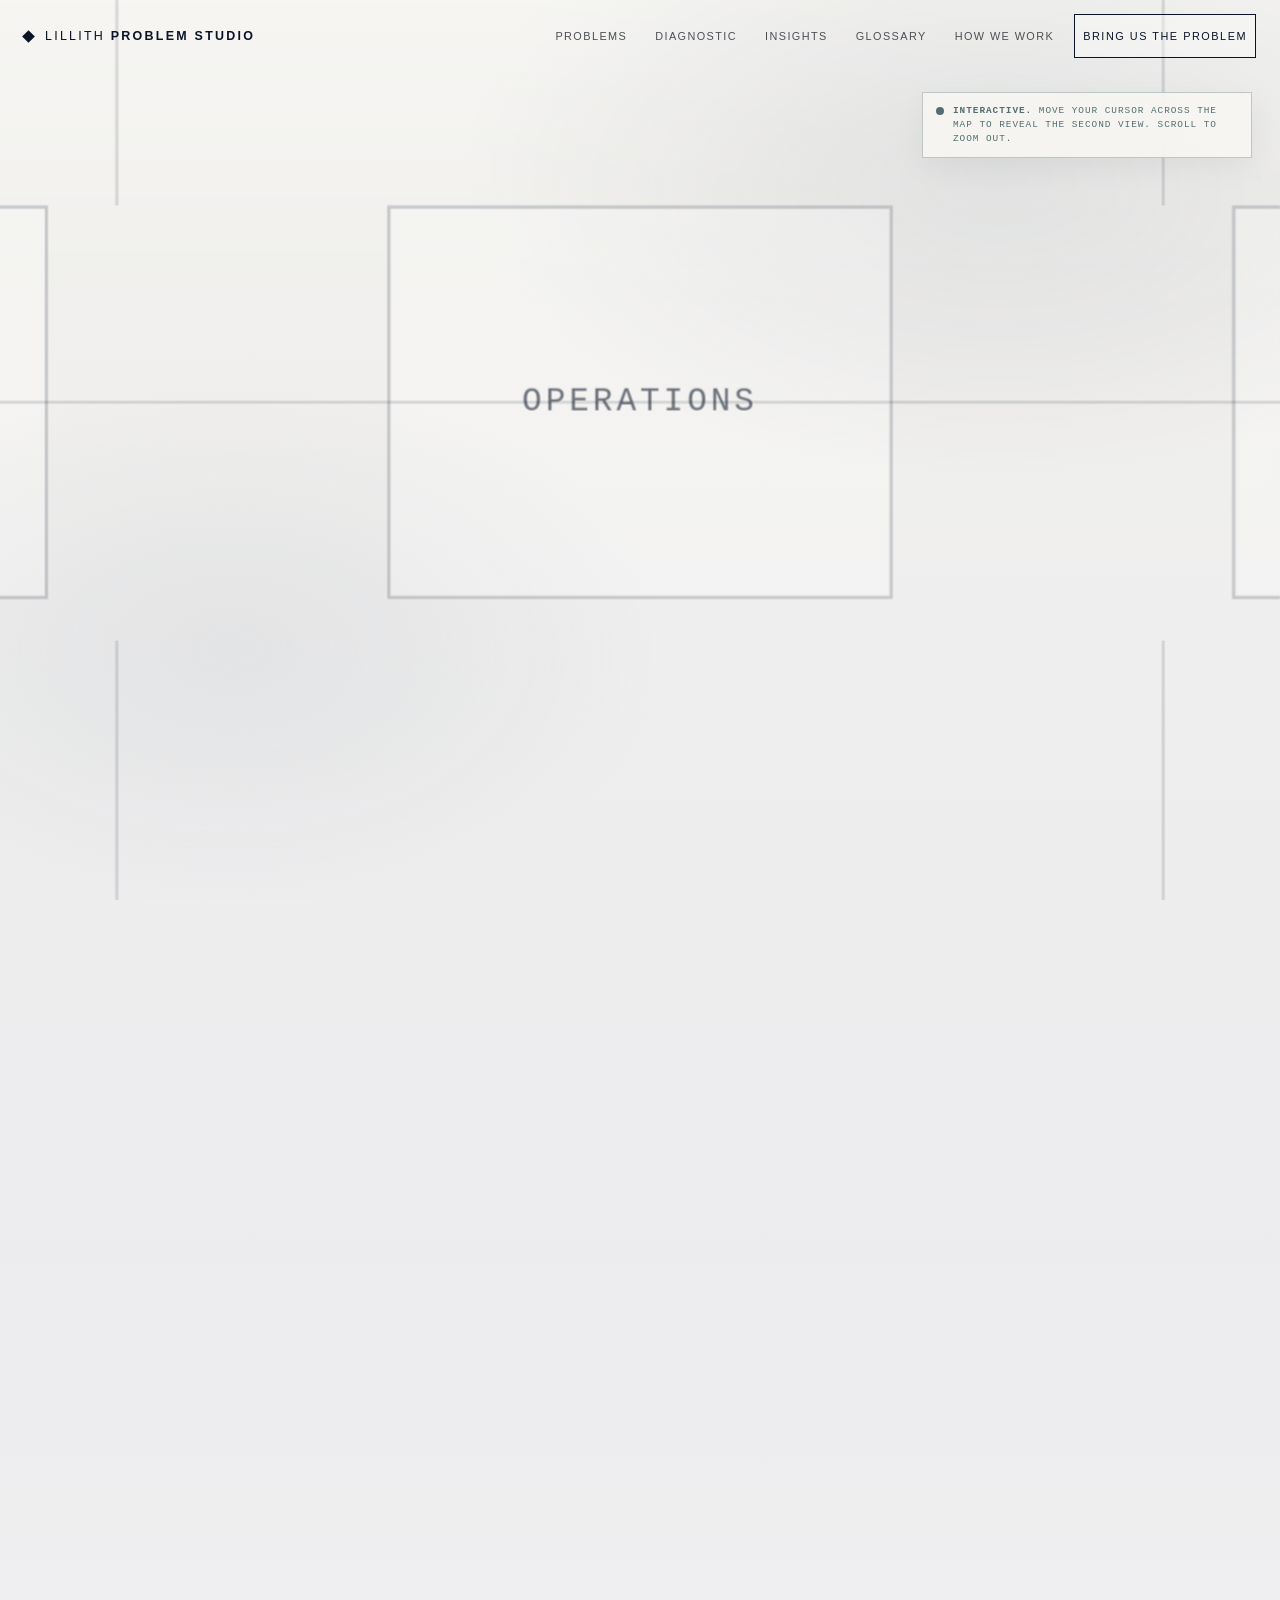
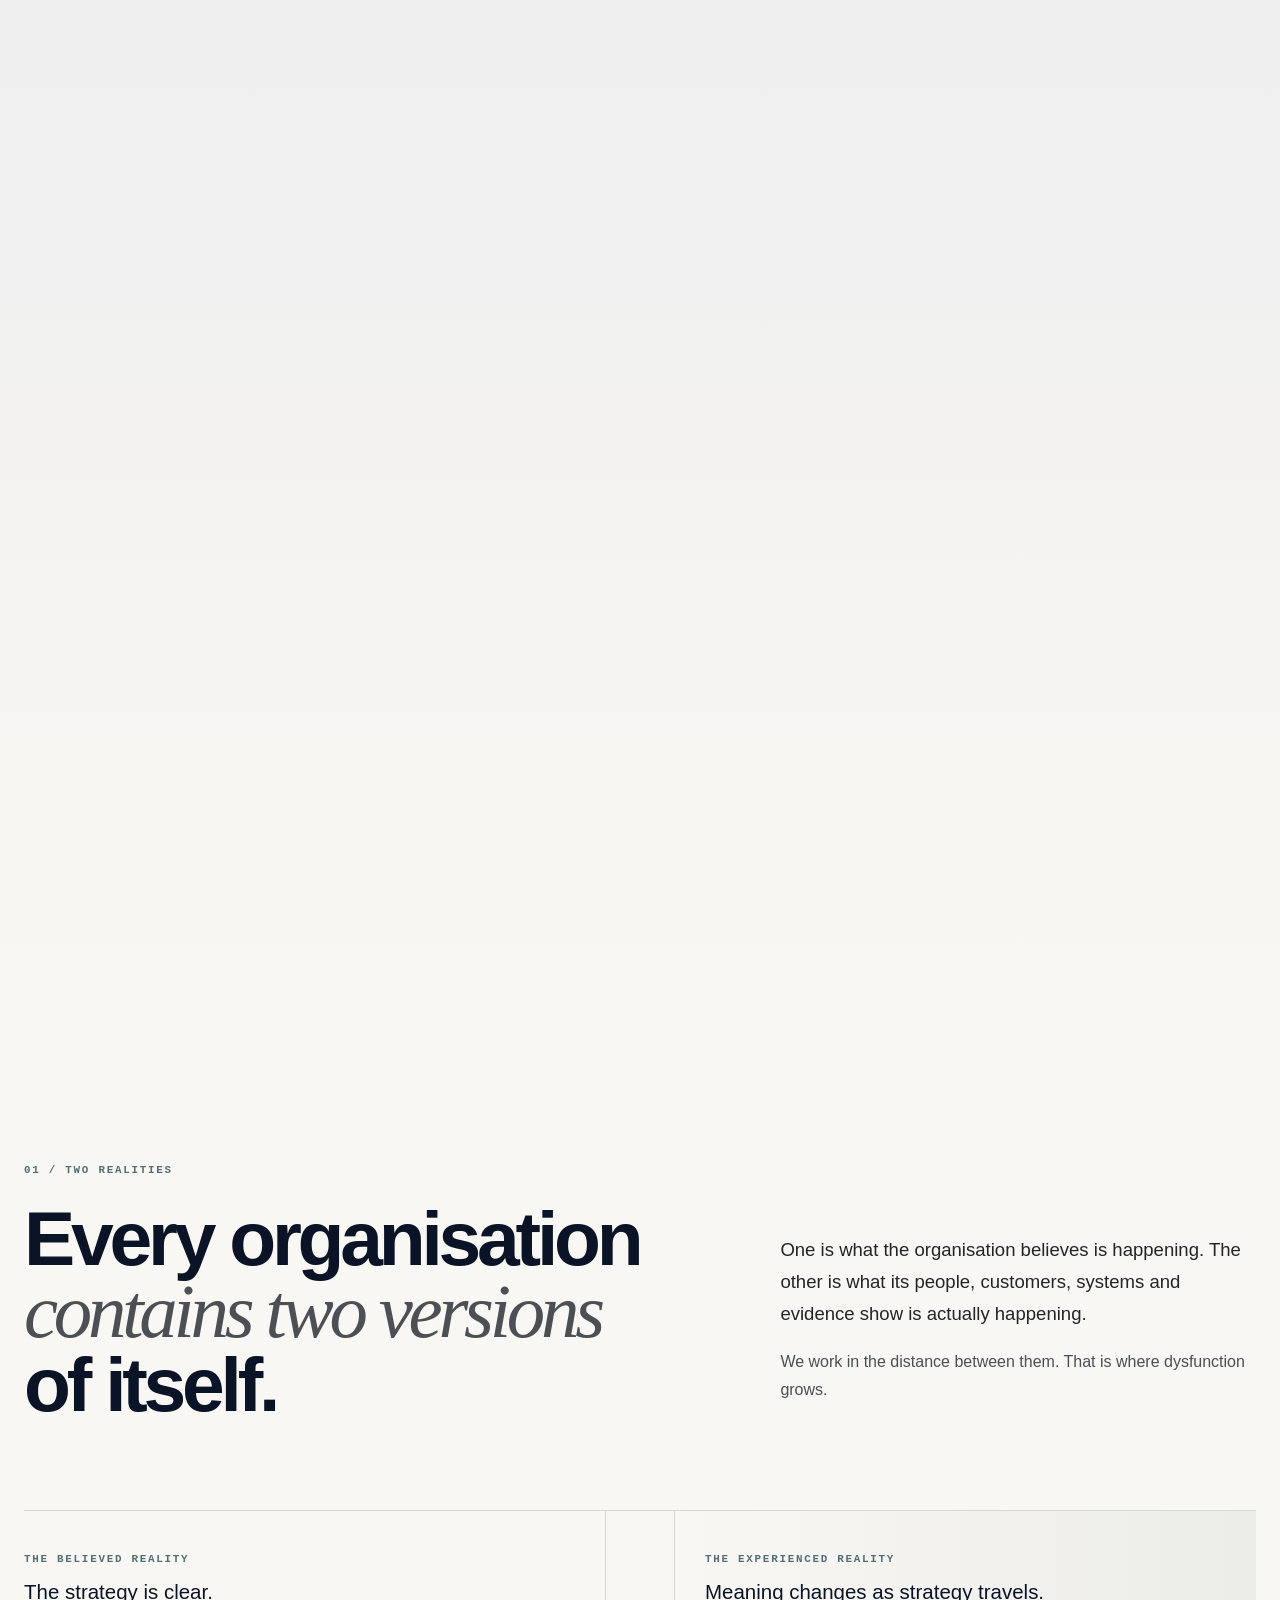
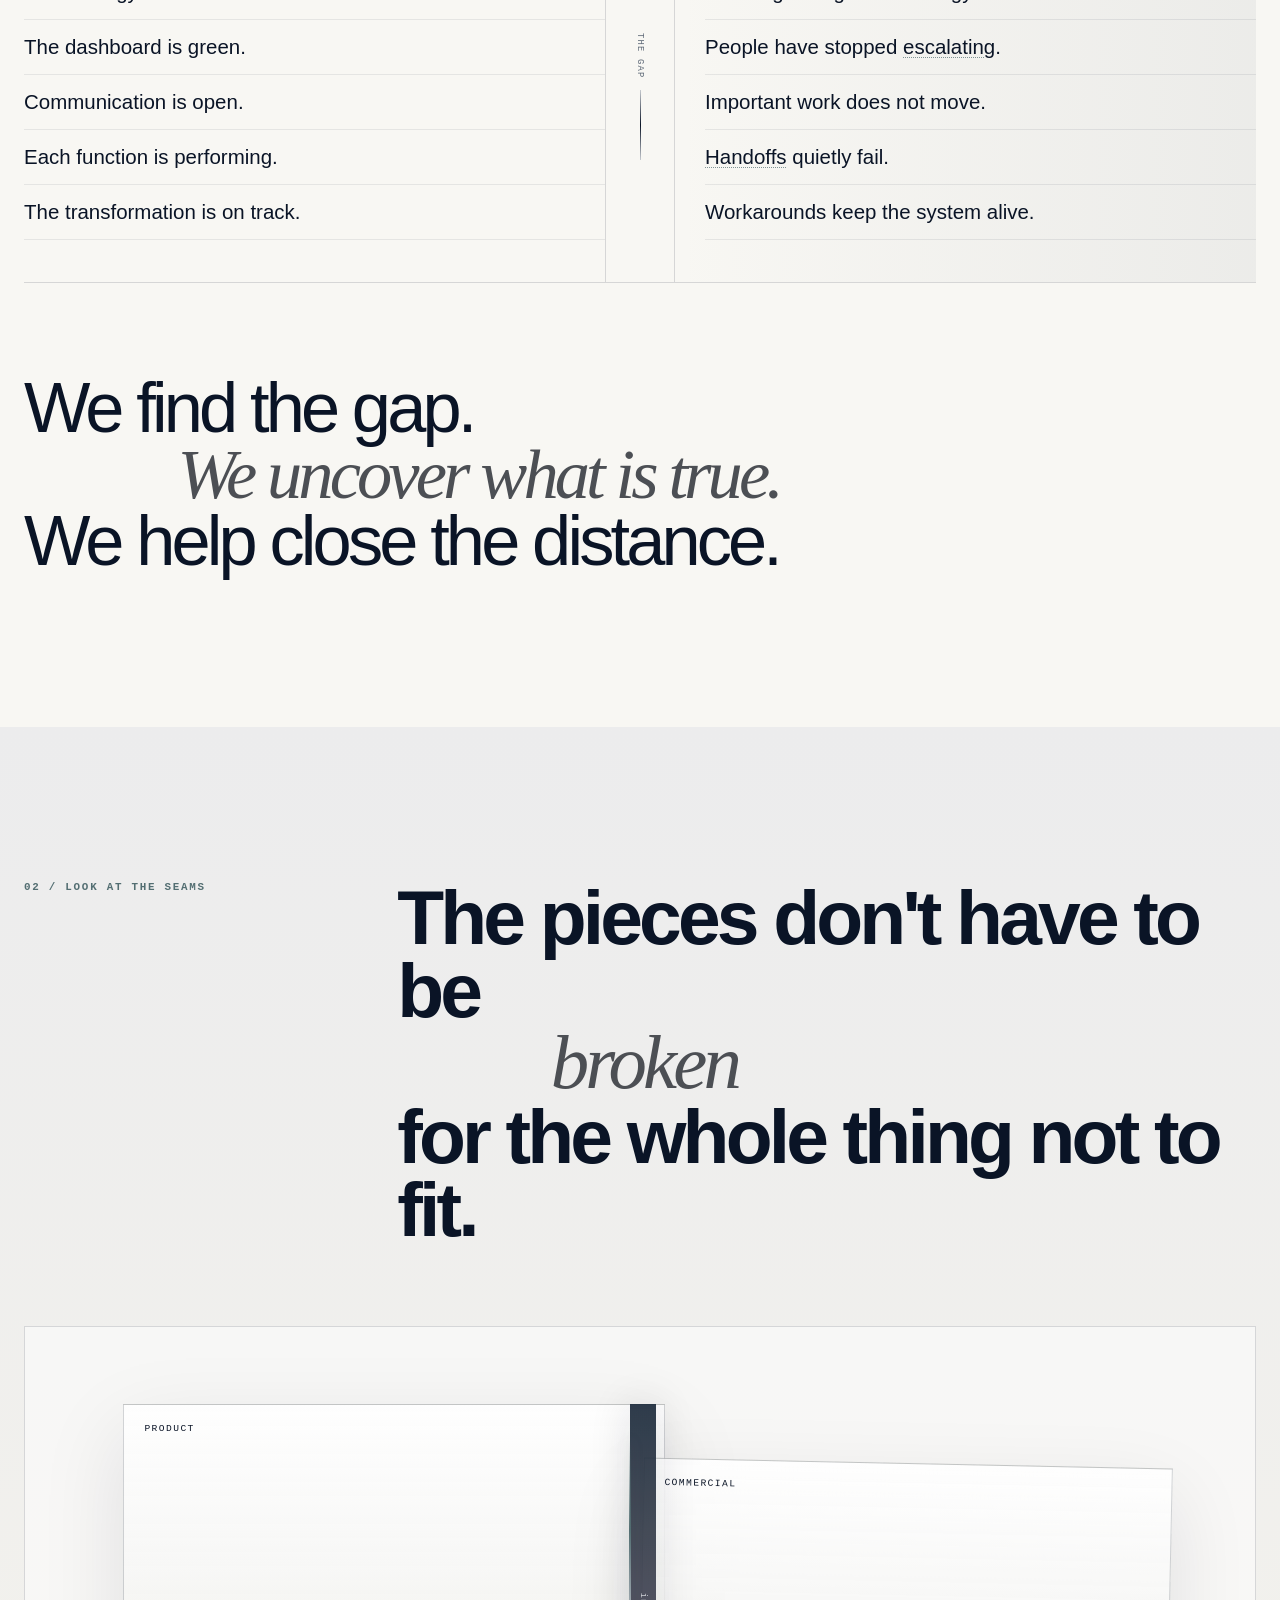
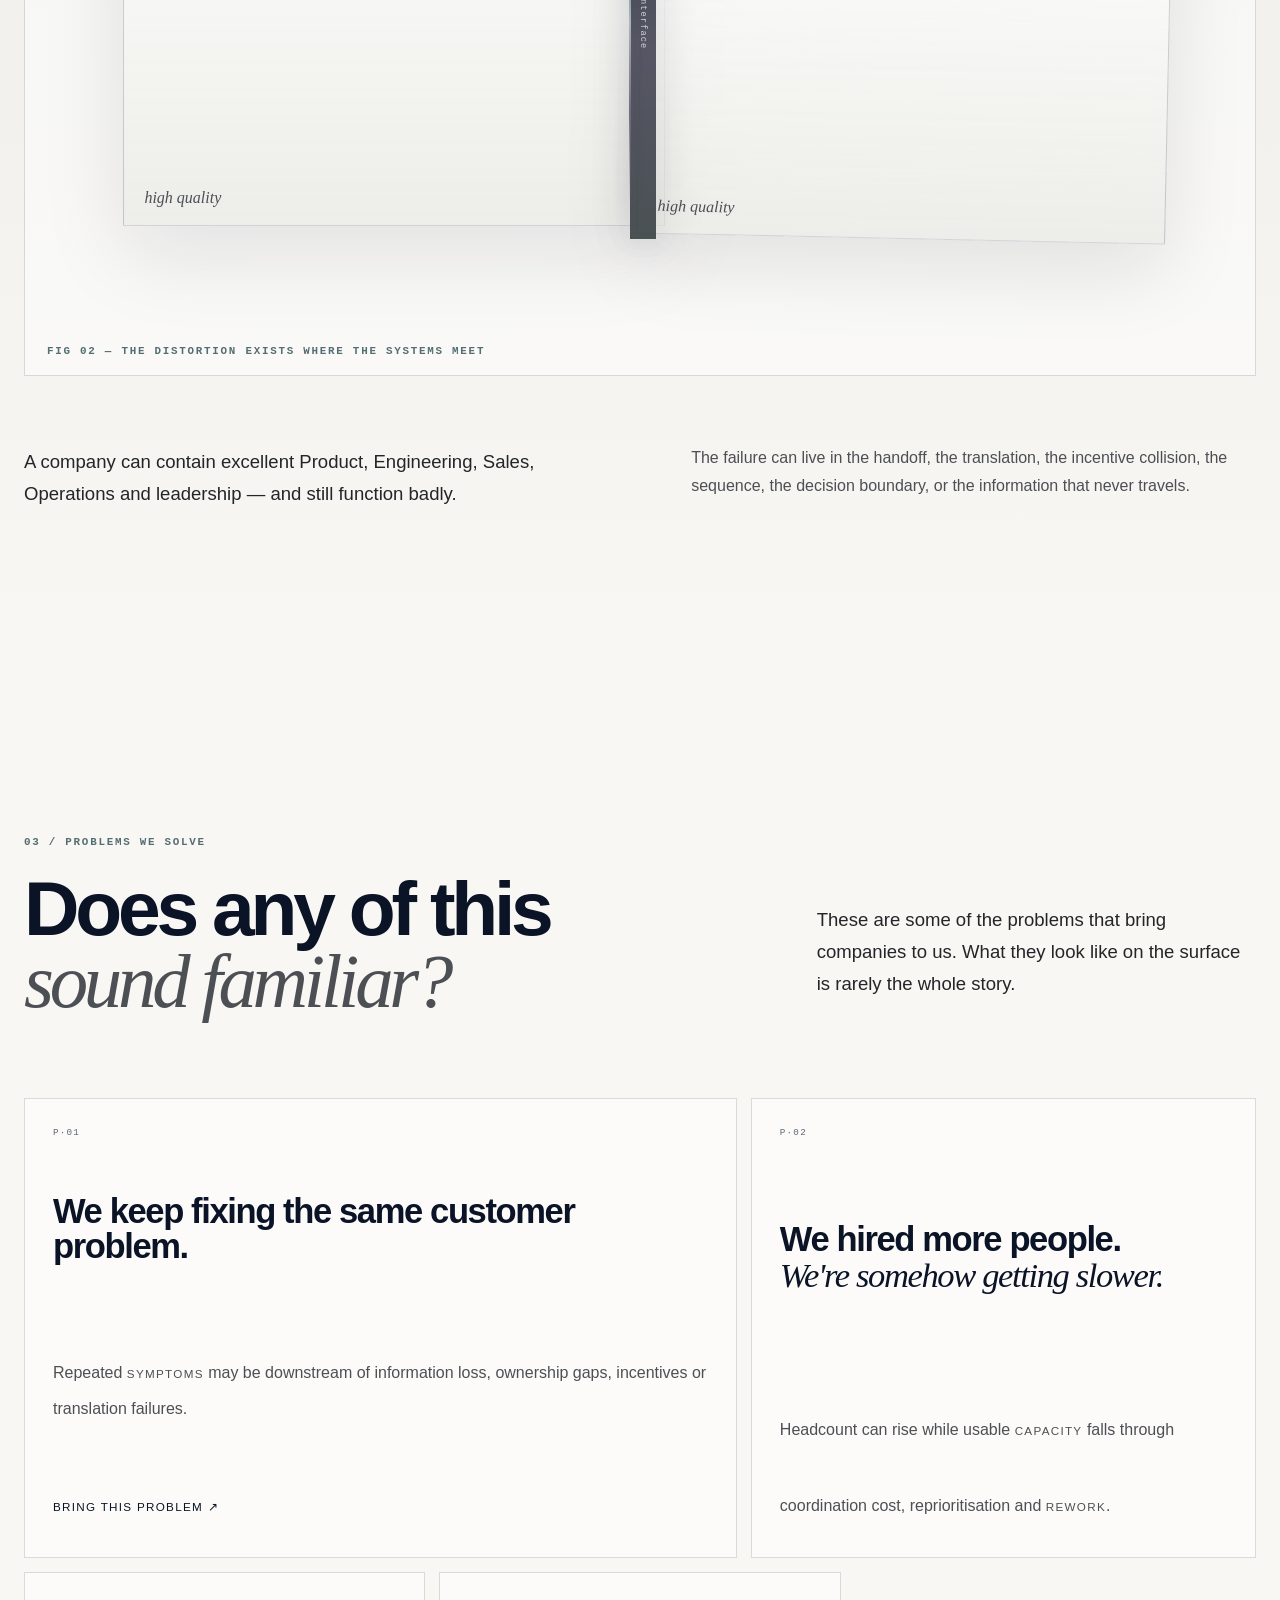
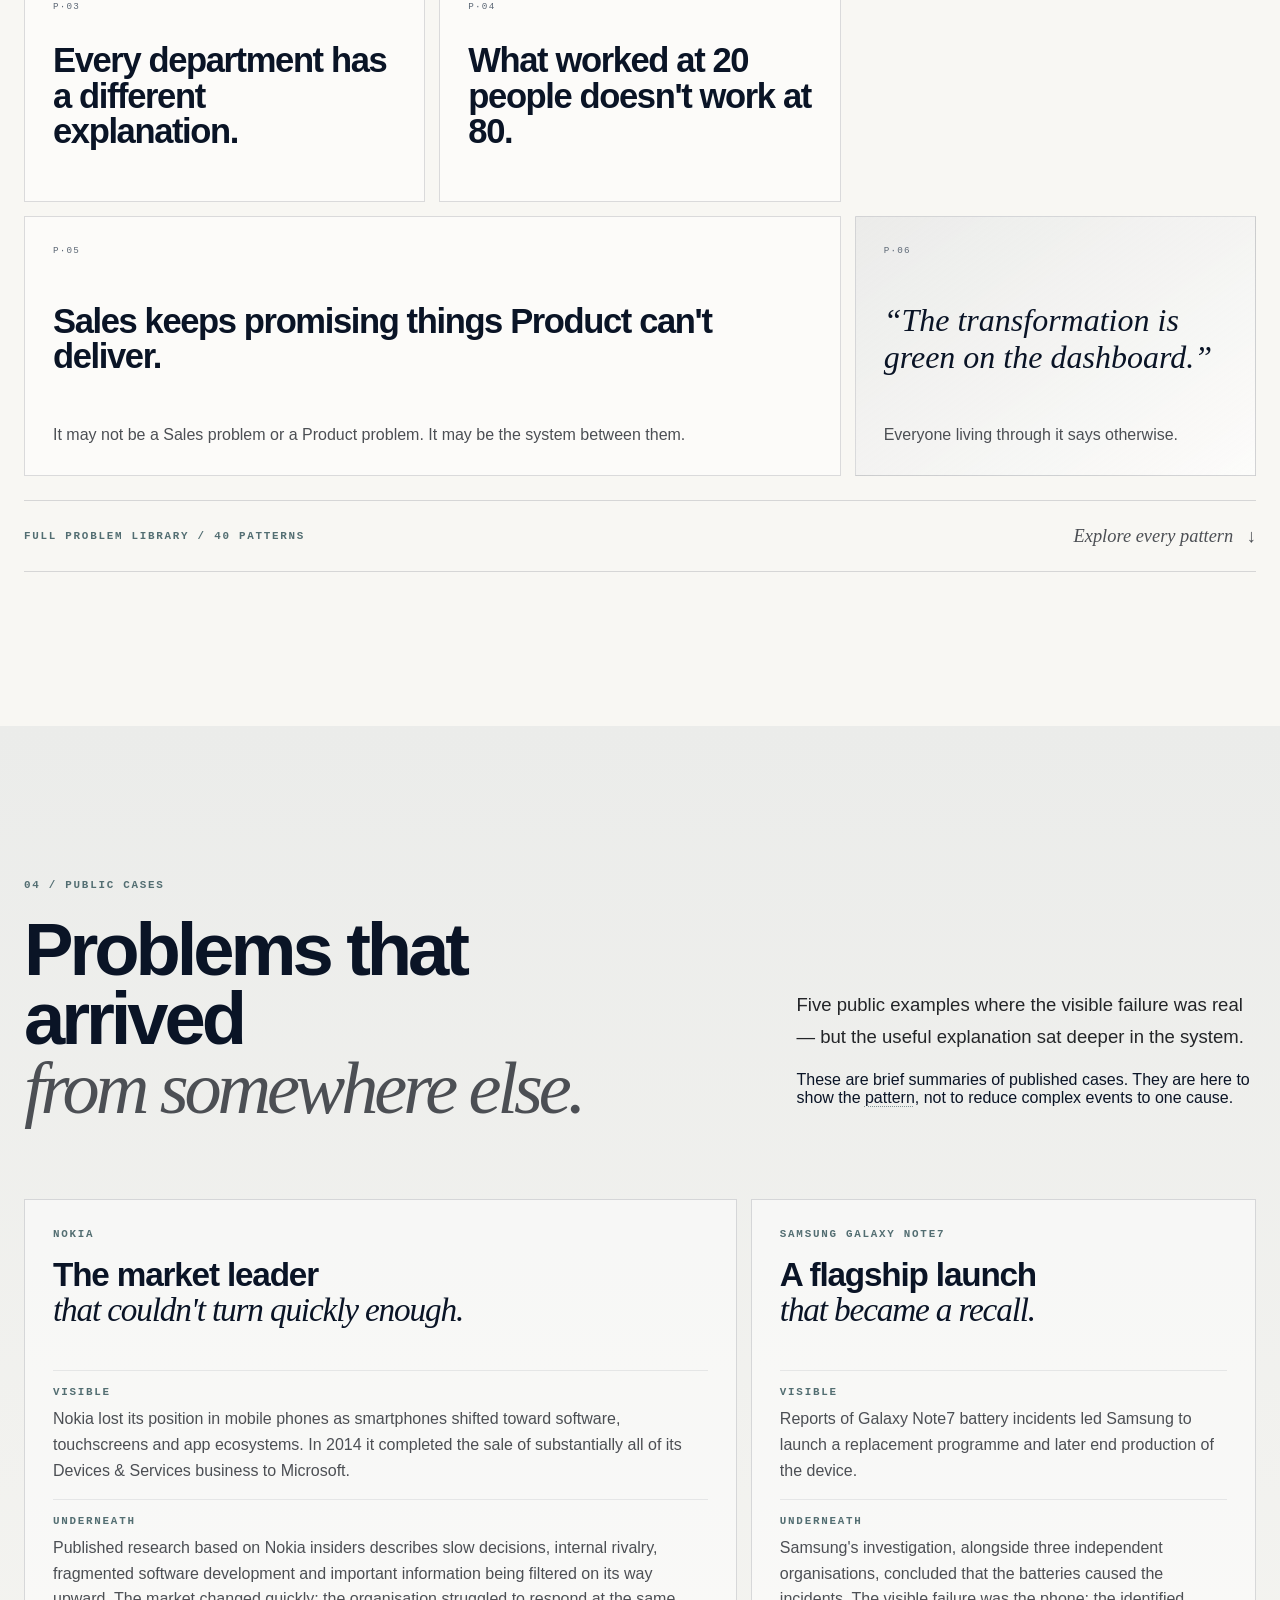
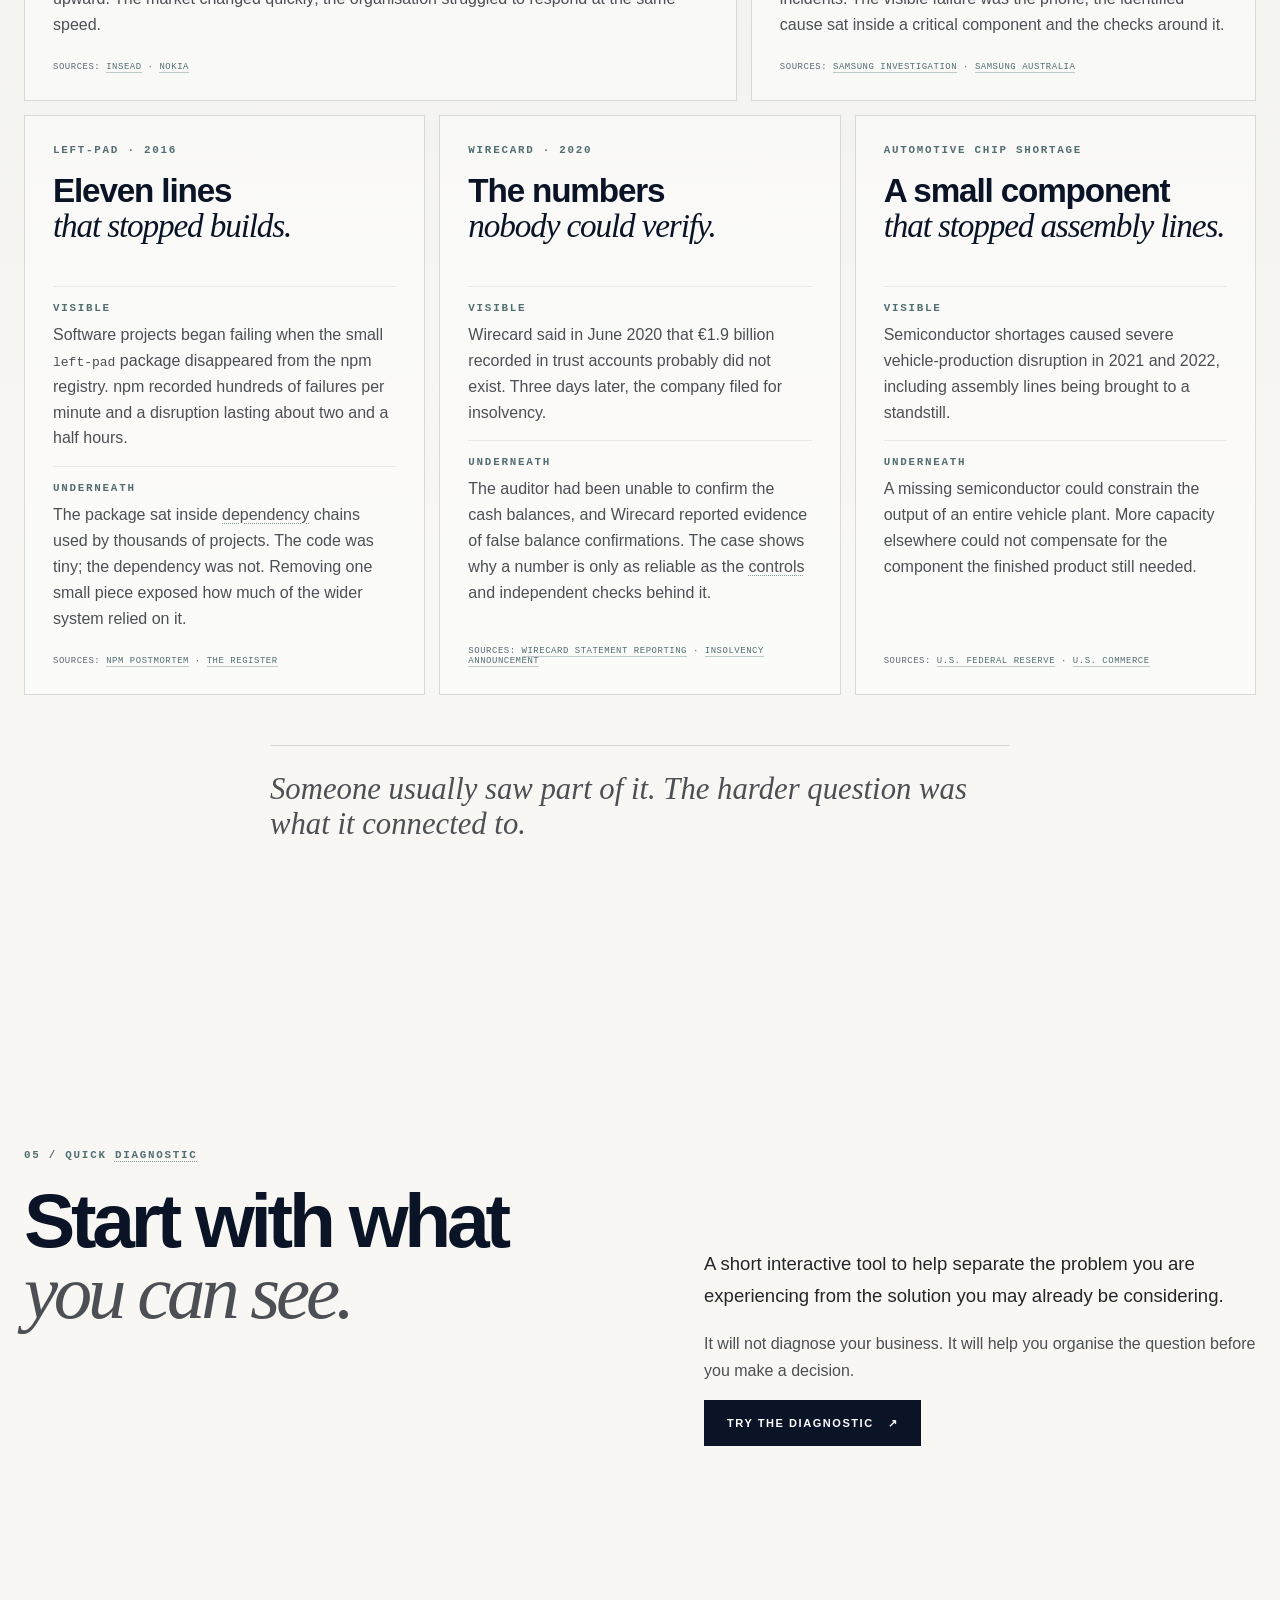
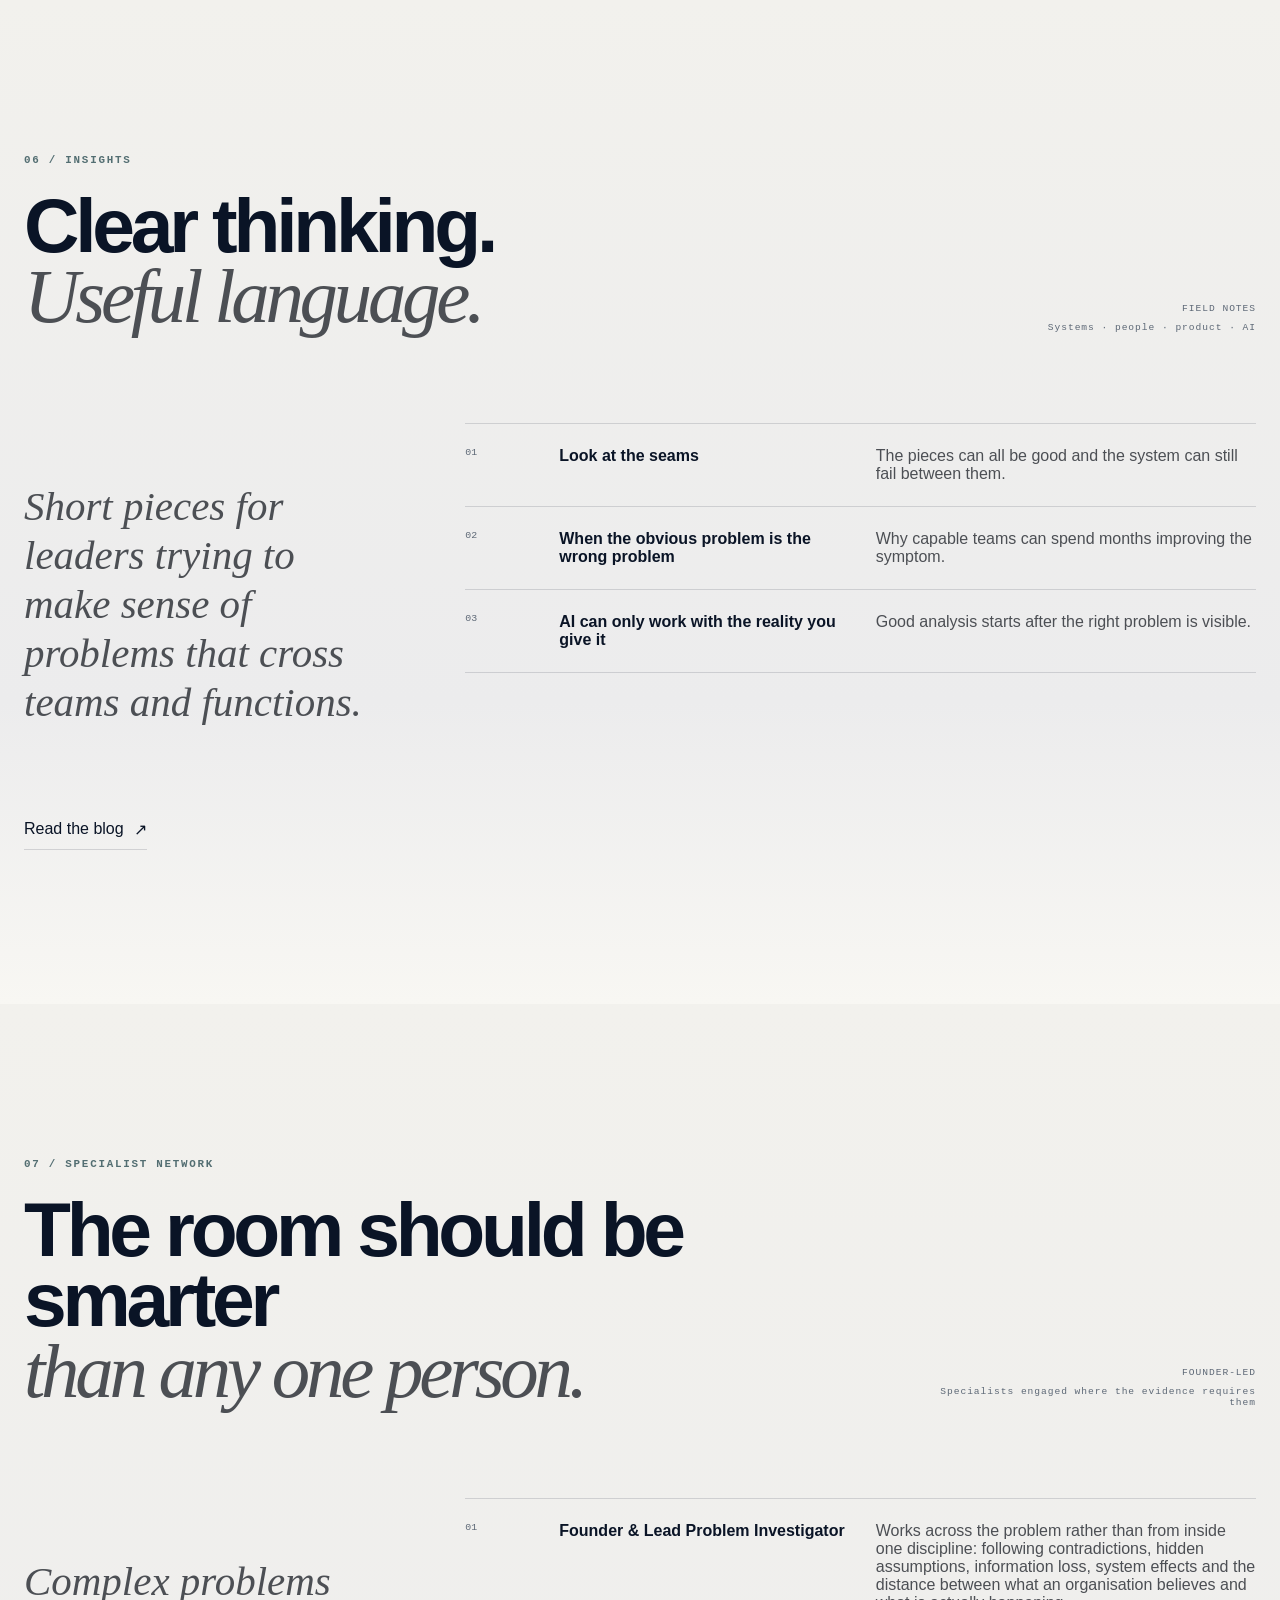
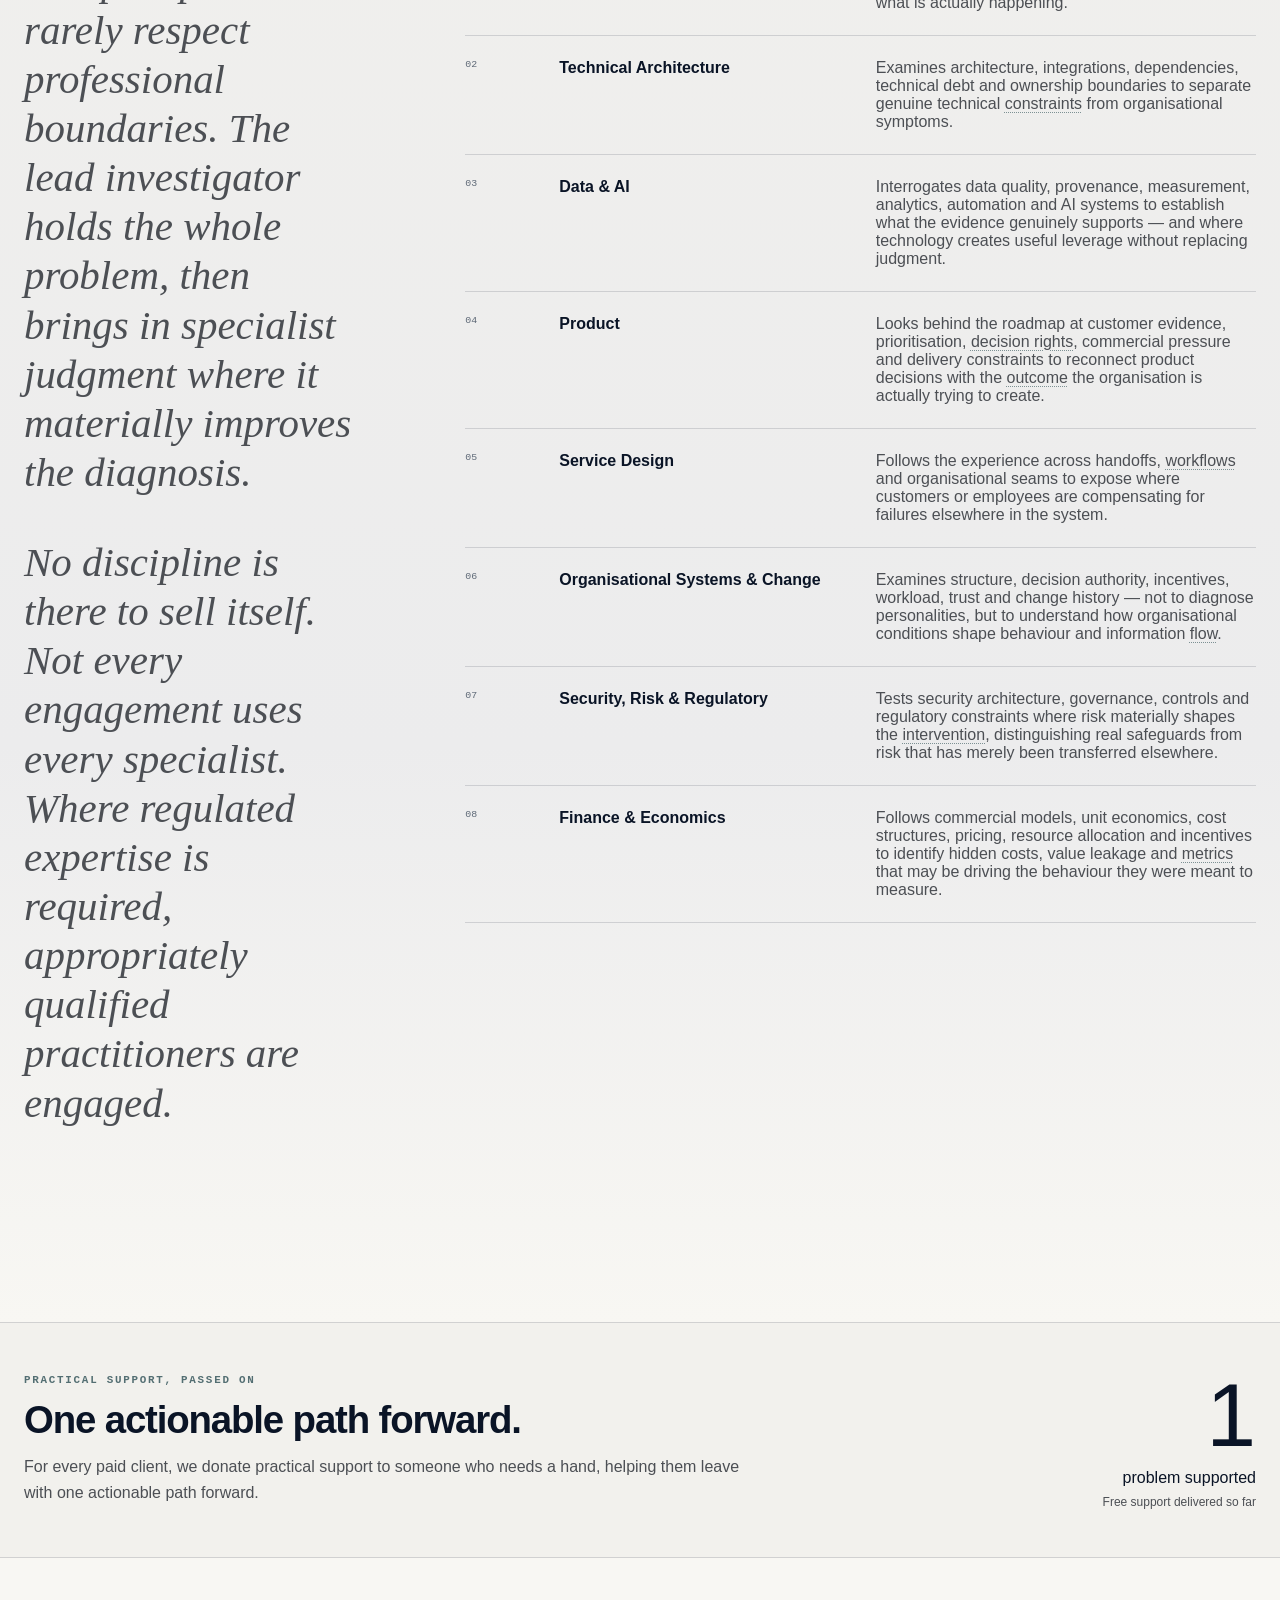
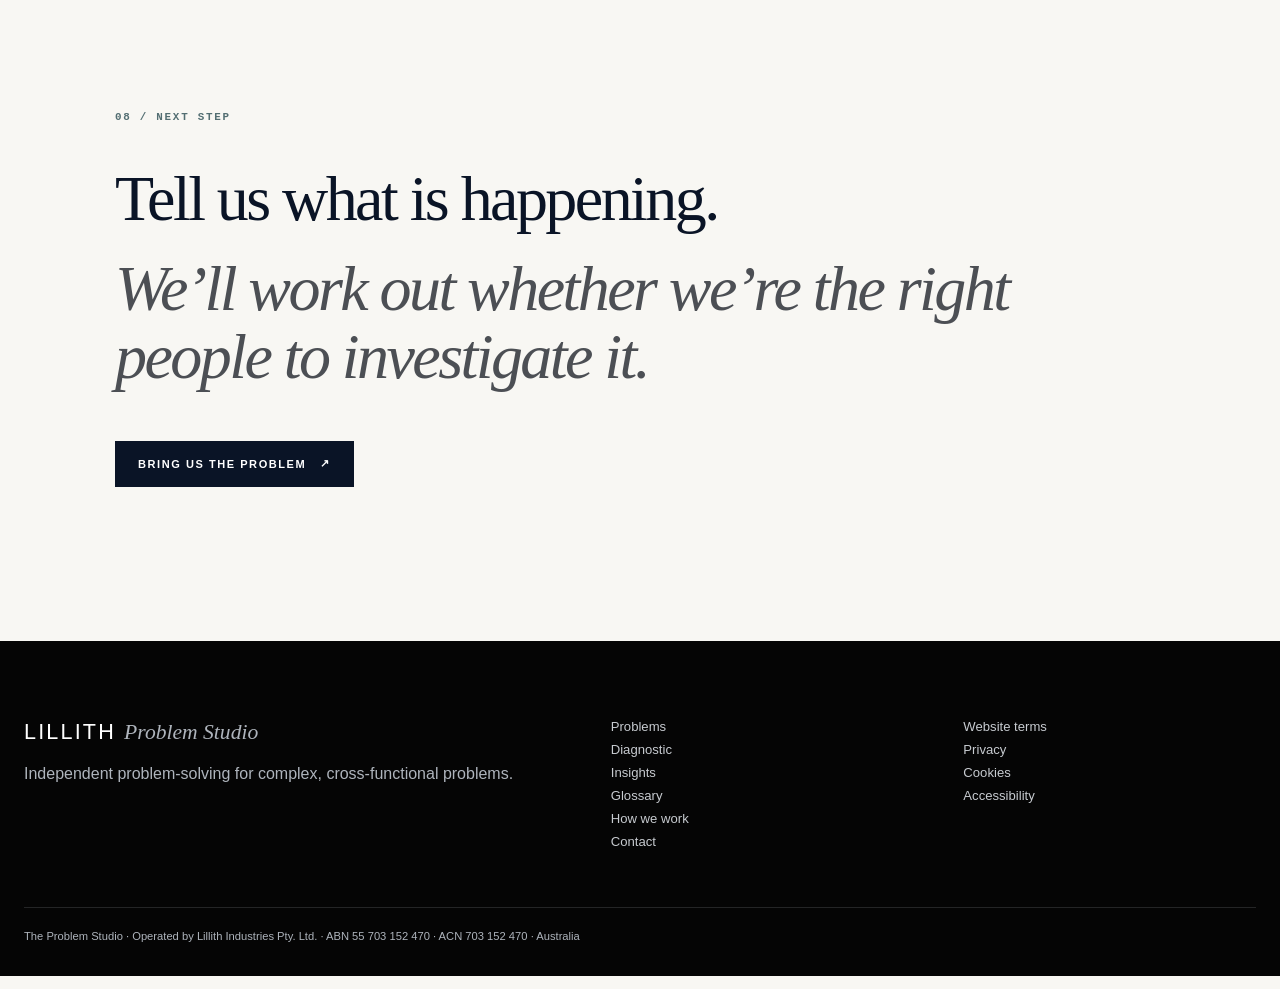
<file: problem-studio-preview/index.html>
<!doctype html>
<html lang="en-AU">
<head>
<title>Business Problem Diagnostic | Lillith Problem Studio</title>
<meta name="description" content="Independent problem-solving for complex, cross-functional business problems. Find what is actually causing the issue before you commit to a solution.">
<meta name="robots" content="index,follow">
<meta property="og:locale" content="en_AU">
<meta property="og:type" content="website">
<meta property="og:site_name" content="Lillith Problem Studio">
<meta property="og:title" content="Business Problem Diagnostic | Lillith Problem Studio">
<meta property="og:description" content="Independent problem-solving for complex, cross-functional business problems. Find what is actually causing the issue before you commit to a solution.">
<meta name="twitter:card" content="summary">
<meta name="twitter:title" content="Business Problem Diagnostic | Lillith Problem Studio">
<meta name="twitter:description" content="Independent problem-solving for complex, cross-functional business problems. Find what is actually causing the issue before you commit to a solution.">

  <meta charset="utf-8" />
  <meta name="viewport" content="width=device-width, initial-scale=1" /><link rel="icon" href="favicon.svg" type="image/svg+xml">
  <meta name="theme-color" content="#f2f1ed" />
  
  
  <style>
:root{
  --black:#050505;
  --charcoal:#232528;
  --graphite:#4c4f54;
  --blue-grey:#5d6876;
  --fog:#c7cbd0;
  --silver:#aeb4bc;
  --chalk:#f2f1ed;
  --chalk2:#e9e8e3;
  --paper:#f8f7f3;
  --white:#fff;
  --ink:#0a1426;
  --ink2:#14233a;
  --accent:#536e72;
  --irid-petrol:#536e72;
  --irid-violet:#74677f;
  --irid-silver:#aeb4bc;
  --irid-smoke:#7f8993;
  --line:rgba(10,20,38,.14);
  --line-soft:rgba(10,20,38,.08);
  --shadow:0 28px 80px rgba(10,20,38,.10);
  --sans:"Helvetica Neue","Arial Nova",Arial,sans-serif;
  --serif:"Iowan Old Style","Palatino Linotype",Palatino,Georgia,serif;
  --mono:"SFMono-Regular",Menlo,Consolas,monospace;
  --ease:cubic-bezier(.22,.61,.2,1);
  --shell:min(1280px,calc(100vw - 48px));
}
*{box-sizing:border-box}
html{scroll-behavior:smooth}
body{margin:0;background:var(--paper);color:var(--ink);font-family:var(--sans);-webkit-font-smoothing:antialiased;overflow-x:hidden}
a{color:inherit;text-underline-offset:3px}
button,input,textarea,select{font:inherit}
:focus-visible{outline:2px solid var(--accent);outline-offset:3px}
::selection{background:var(--ink);color:var(--chalk)}
.skip-link{position:fixed;left:16px;top:12px;transform:translateY(-150%);background:var(--white);padding:10px 14px;z-index:999;border:1px solid var(--line)}
.skip-link:focus{transform:none}
.shell{width:var(--shell);margin-inline:auto}
.section-space{padding:clamp(96px,12vw,180px) 0}
.micro{font-family:var(--mono);font-size:.68rem;letter-spacing:.16em;text-transform:uppercase;color:var(--accent);font-weight:600}
.lede{font-size:clamp(1.05rem,1.45vw,1.32rem);line-height:1.72;color:var(--charcoal)}
.reveal{opacity:0;transform:translateY(28px);transition:opacity 1.1s var(--ease),transform 1.1s var(--ease)}
.reveal.on{opacity:1;transform:none}
.reveal-delay-1{transition-delay:.08s}.reveal-delay-2{transition-delay:.16s}

.site-header{position:fixed;inset:0 0 auto 0;z-index:100;height:72px;padding:0 max(24px,calc((100vw - 1280px)/2));display:flex;align-items:center;justify-content:space-between;transition:background .45s var(--ease),box-shadow .45s var(--ease),height .45s var(--ease)}
.site-header.scrolled{height:60px;background:rgba(248,247,243,.82);backdrop-filter:blur(18px);box-shadow:0 1px 0 var(--line-soft)}
.brand{display:flex;align-items:center;gap:12px;text-decoration:none;font-size:.78rem;letter-spacing:.18em;text-transform:uppercase;font-weight:500}
.brand b{font-weight:700}
.brand-mark{width:9px;height:9px;background:var(--ink);transform:rotate(45deg)}
.nav{display:flex;align-items:center;gap:12px}
.nav>a{min-height:44px;display:inline-flex;align-items:center;padding-inline:8px}
.nav>a:not(.nav-cta){font-size:.68rem;letter-spacing:.13em;text-transform:uppercase;text-decoration:none;color:var(--graphite)}
.nav>a:not(.nav-cta):hover{background:rgba(83,110,114,.07);color:var(--ink)}
.nav-cta{font-size:.68rem;letter-spacing:.14em;text-transform:uppercase;text-decoration:none;padding:0 16px;border:1px solid var(--ink);color:var(--ink);background:rgba(255,255,255,.36)}
.nav-cta:hover{background:var(--ink);color:var(--white)}

.button{min-height:46px;display:inline-flex;align-items:center;gap:14px;padding:12px 22px;border:1px solid var(--ink);text-decoration:none;text-transform:uppercase;letter-spacing:.14em;font-size:.69rem;font-weight:700;background:none;cursor:pointer;transition:background .18s,color .18s,transform .18s}.button:hover{transform:translateY(-1px)}.button:active{transform:translateY(0)}
.button-primary{background:var(--ink);color:var(--white)}.button-primary:hover{background:var(--accent);border-color:var(--accent)}
.button span,.text-link span{transition:transform .35s var(--ease)}
.button:hover span,.text-link:hover span{transform:translate(3px,-2px)}
.text-link{min-height:44px;display:inline-flex;align-items:center;gap:10px;text-decoration:none;border-bottom:1px solid var(--line);padding:8px 0 5px;font-size:.79rem}.text-link:hover{border-bottom-color:var(--accent);color:var(--accent)}
.text-link--large{font-size:1rem}

.hero{height:290vh;position:relative;background:linear-gradient(180deg,var(--chalk) 0%,#ececef 48%,var(--paper) 100%)}
.hero-sticky{position:sticky;top:0;height:100svh;min-height:680px;overflow:hidden}
@media (hover:hover) and (pointer:fine){.hero-sticky{cursor:crosshair}.hero-copy a,.site-header a{cursor:pointer}}
.hero-atmosphere{position:absolute;inset:0;background:
radial-gradient(60% 50% at 78% 18%,rgba(93,104,118,.12),transparent 70%),
radial-gradient(50% 44% at 18% 72%,rgba(174,180,188,.18),transparent 68%),
linear-gradient(180deg,rgba(255,255,255,.34),transparent 34%);}
.hero-system{position:absolute;left:50%;top:47%;width:min(76vmin,760px);height:min(76vmin,760px);transform:translate(-50%,-50%) scale(3.2);transform-origin:center;will-change:transform,opacity}
.system-node{position:absolute;border:1px solid rgba(10,20,38,.2);background:rgba(255,255,255,.25);display:grid;place-items:center;color:rgba(10,20,38,.58);font-family:var(--mono);font-size:.64rem;letter-spacing:.12em;text-transform:uppercase;backdrop-filter:blur(2px)}
.node-leadership{top:7%;left:13%;width:26%;height:18%}.node-strategy{top:7%;right:13%;width:26%;height:18%}.node-product{top:40%;left:0;width:23%;height:18%}.node-ops{top:40%;left:38.5%;width:23%;height:18%}.node-commercial{top:40%;right:0;width:23%;height:18%}.node-engineering{bottom:7%;left:13%;width:26%;height:18%}.node-customer{bottom:7%;right:13%;width:26%;height:18%}
.system-line{position:absolute;background:rgba(10,20,38,.12)}
.line-a{height:1px;top:16%;left:25%;width:50%}.line-b{height:1px;top:49%;left:11%;width:78%}.line-c{height:1px;bottom:16%;left:25%;width:50%}.line-d{width:1px;top:25%;left:26%;height:15%}.line-e{width:1px;top:25%;right:26%;height:15%}.line-f{width:1px;bottom:25%;left:26%;height:15%}.line-g{width:1px;bottom:25%;right:26%;height:15%}
.system-meta{position:absolute;font-family:var(--mono);font-size:.61rem;letter-spacing:.16em;text-transform:uppercase;color:var(--blue-grey)}
.system-meta-a{top:-4%;left:0}
.hero-reality{position:absolute;inset:0;pointer-events:none;clip-path:inset(50% 50% 50% 50% round 18px);background:
linear-gradient(135deg,rgba(255,255,255,.10),rgba(199,203,208,.035)),
repeating-linear-gradient(0deg,rgba(10,20,38,.028) 0 1px,transparent 1px 26px),
repeating-linear-gradient(90deg,rgba(10,20,38,.022) 0 1px,transparent 1px 26px);will-change:clip-path}
.reality-note{position:absolute;font-family:var(--mono);font-size:.65rem;letter-spacing:.08em;color:var(--charcoal);padding:7px 10px;background:rgba(248,247,243,.72);border-left:1px solid var(--ink)}
.rn1{top:22%;left:8%}.rn2{top:43%;left:19%}.rn3{top:31%;right:9%}.rn4{top:65%;right:12%}.rn5{bottom:16%;left:27%}
.reality-trace{position:absolute;height:1px;background:linear-gradient(90deg,transparent,rgba(10,20,38,.38),transparent)}
.rt1{top:37%;left:10%;width:43%;transform:rotate(2deg)}.rt2{top:55%;right:7%;width:48%;transform:rotate(-1deg)}.rt3{top:73%;left:16%;width:34%;transform:rotate(3deg)}
.reality-meta{bottom:6%;right:6%}
.hero-system-lived{z-index:0;filter:contrast(1.08)}
.hero-system-lived .system-node{background:rgba(255,255,255,.56);border-color:rgba(10,20,38,.42);color:rgba(10,20,38,.88);box-shadow:0 8px 24px rgba(10,20,38,.06)}
.hero-system-lived .system-line{background:rgba(10,20,38,.34)}
.hero-system-lived .node-leadership{transform:translate(-10px,8px) rotate(-.5deg)}
.hero-system-lived .node-strategy{transform:translate(16px,-5px) rotate(.7deg)}
.hero-system-lived .node-product{transform:translate(18px,13px) rotate(-1.2deg)}
.hero-system-lived .node-ops{transform:translate(-8px,-13px) rotate(.8deg)}
.hero-system-lived .node-commercial{transform:translate(-17px,9px) rotate(-.7deg)}
.hero-system-lived .node-engineering{transform:translate(12px,-9px) rotate(.6deg)}
.hero-system-lived .node-customer{transform:translate(-12px,12px) rotate(-.8deg)}
.optical-pane{position:absolute;width:330px;height:210px;border-radius:18px;left:50%;top:42%;transform:translate(-50%,-50%);pointer-events:none;opacity:0;will-change:left,top;backdrop-filter:blur(1.4px) saturate(.96);background:linear-gradient(135deg,rgba(255,255,255,.08),rgba(255,255,255,.012));border:1px solid rgba(255,255,255,.88);box-shadow:inset 0 0 0 1px rgba(10,20,38,.10),inset 0 0 48px rgba(255,255,255,.10),0 22px 54px rgba(10,20,38,.10);transition:opacity .35s var(--ease)}
.optical-pane::before{content:"";position:absolute;inset:-1px;border-radius:18px;padding:1px;background:linear-gradient(118deg,var(--irid-petrol) 0%,var(--irid-silver) 28%,var(--irid-violet) 52%,var(--irid-smoke) 72%,var(--irid-petrol) 100%);-webkit-mask:linear-gradient(#000 0 0) content-box,linear-gradient(#000 0 0);-webkit-mask-composite:xor;mask-composite:exclude;opacity:.82}
.optical-pane::after{content:"";position:absolute;left:8%;right:8%;top:-1px;height:1px;background:linear-gradient(90deg,transparent,var(--irid-petrol),var(--irid-silver),var(--irid-violet),transparent);opacity:.72;filter:blur(.15px)}
.optical-label{position:absolute;top:-27px;right:0;font-family:var(--mono);font-size:.58rem;letter-spacing:.13em;text-transform:uppercase;color:var(--graphite)}
.hero-copy{position:absolute;inset:0;display:flex;flex-direction:column;justify-content:flex-end;padding-bottom:clamp(54px,7.5vh,90px);pointer-events:none}
.hero-copy>*{pointer-events:auto}.stage{opacity:0;transform:translateY(24px);transition:opacity .9s var(--ease),transform .9s var(--ease)}.stage.on{opacity:1;transform:none}
.hero-kicker{font-family:var(--mono);font-size:.67rem;letter-spacing:.17em;text-transform:uppercase;color:var(--blue-grey);margin-bottom:20px}
.hero-title{margin:0;max-width:950px;line-height:.91;letter-spacing:-.055em}
.hero-title span{display:block}
.display-line{font-size:clamp(3.5rem,8.3vw,8.4rem);font-weight:500}
.serif-line{font-family:var(--serif);font-style:italic;font-weight:400;font-size:clamp(3.25rem,7.7vw,7.8rem);letter-spacing:-.065em;color:var(--graphite);margin-left:6vw}
.display-line--indent{margin-left:22vw}
.hero-bottom{display:grid;grid-template-columns:minmax(280px,600px) 1fr;gap:42px;align-items:end;margin-top:28px}
.hero-summary{font-size:1.02rem;line-height:1.65;color:var(--charcoal);margin:0}.hero-actions{display:flex;gap:20px;align-items:center;justify-content:flex-end;flex-wrap:wrap}
.hero-side-note{position:absolute;right:28px;top:92px;max-width:330px;padding:11px 13px;border:1px solid rgba(83,110,114,.34);background:rgba(248,247,243,.84);backdrop-filter:blur(12px);font-family:var(--mono);font-size:.59rem;line-height:1.5;letter-spacing:.1em;text-transform:uppercase;color:var(--accent);display:flex;gap:9px;align-items:flex-start;z-index:6;box-shadow:0 10px 30px rgba(10,20,38,.05)}.hero-side-note>span:first-child{width:8px;height:8px;flex:0 0 auto;margin-top:3px;border-radius:50%;background:var(--accent);animation:pulse 2.4s infinite}.hero-side-note .guide-copy{width:auto;height:auto;margin:0;border-radius:0;background:none;animation:none}.mobile-instruction{display:none}@keyframes pulse{50%{opacity:.25}}

.reality-section{background:var(--paper)}
.reality-layout{display:grid;grid-template-columns:1.1fr .8fr;gap:8vw;align-items:end}.reality-heading h2{font-size:clamp(3rem,6vw,6.4rem);line-height:.94;letter-spacing:-.055em;margin:26px 0 0}.reality-heading h2 em{font-family:var(--serif);font-weight:400;color:var(--graphite)}.reality-copy{max-width:520px}.reality-copy p:not(.lede){color:var(--graphite);line-height:1.75}
.reality-comparison{display:grid;grid-template-columns:1fr 70px 1fr;margin-top:90px;border-top:1px solid var(--line);border-bottom:1px solid var(--line)}.reality-panel{padding:42px 0}.reality-panel p{font-size:clamp(1rem,1.6vw,1.35rem);padding:15px 0;border-bottom:1px solid var(--line-soft);margin:0}.reality-panel--experienced{background:linear-gradient(90deg,transparent,rgba(93,104,118,.08));padding-left:30px}.gap-column{display:flex;flex-direction:column;align-items:center;justify-content:center;gap:12px;border-inline:1px solid var(--line)}.gap-column span{font-family:var(--mono);font-size:.55rem;letter-spacing:.14em;writing-mode:vertical-rl;text-transform:uppercase;color:var(--blue-grey)}.gap-column i{height:70px;width:1px;background:linear-gradient(var(--fog),var(--ink),var(--fog))}.pull-statement{margin-top:92px;font-size:clamp(2.7rem,5.5vw,5.8rem);line-height:.94;letter-spacing:-.055em}.pull-statement p{margin:0}.pull-statement .serif{font-family:var(--serif);font-style:italic;color:var(--graphite);margin-left:12vw}

.seams{background:linear-gradient(180deg,#ececed,var(--chalk) 62%,var(--paper))}.seams-intro{display:grid;grid-template-columns:.36fr 1fr;gap:5vw}.seams-title{font-size:clamp(3rem,6vw,6.2rem);line-height:.95;letter-spacing:-.05em;margin:0}.seams-title span,.seams-title em{display:block}.seams-title em{font-family:var(--serif);font-style:italic;font-weight:400;color:var(--graphite);margin-left:12vw}.seam-stage{position:relative;height:min(55vw,650px);min-height:420px;margin-top:80px;border:1px solid var(--line);background:rgba(255,255,255,.48);overflow:hidden}.seam-object{position:absolute;background:linear-gradient(180deg,rgba(255,255,255,.86),rgba(232,232,228,.74));border:1px solid rgba(10,20,38,.18);box-shadow:var(--shadow)}.seam-object span{position:absolute;top:18px;left:20px;font-family:var(--mono);font-size:.6rem;letter-spacing:.15em}.seam-object b{position:absolute;bottom:18px;left:20px;font-weight:400;font-family:var(--serif);font-style:italic;color:var(--graphite)}.seam-object-a{left:8%;top:12%;width:44%;height:65%}.seam-object-b{right:7%;top:21%;width:43%;height:58%;transform:rotate(1.2deg)}.seam-interface{position:absolute;left:49.2%;top:12%;height:67%;width:26px;background:linear-gradient(180deg,rgba(10,20,38,.92),rgba(35,37,40,.88));box-shadow:0 0 40px rgba(10,20,38,.14)}.seam-interface::after{content:"";position:absolute;inset:0;background:linear-gradient(180deg,rgba(83,110,114,.22),rgba(174,180,188,.20) 28%,rgba(116,103,127,.42) 56%,rgba(83,110,114,.24));mix-blend-mode:screen}
.seam-interface::before{content:"";position:absolute;z-index:2;top:8%;bottom:8%;left:-1px;width:2px;background:linear-gradient(180deg,transparent,var(--irid-petrol),var(--irid-silver),var(--irid-violet),transparent);box-shadow:0 0 14px rgba(116,103,127,.18)}.seam-interface span{position:absolute;top:50%;left:50%;transform:translate(-50%,-50%) rotate(90deg);font-family:var(--mono);font-size:.54rem;letter-spacing:.13em;color:var(--fog)}.seam-caption{position:absolute;left:22px;bottom:18px}.seams-copy{margin-top:52px;display:grid;grid-template-columns:1fr 1fr;gap:8vw}.seams-copy p:not(.lede){line-height:1.75;color:var(--graphite)}

.problems{background:var(--paper)}.problems-header{display:grid;grid-template-columns:1.1fr .7fr;gap:8vw;align-items:end}.problems-header h2{font-size:clamp(3.2rem,6vw,6.3rem);line-height:.94;letter-spacing:-.055em;margin:24px 0 0}.problems-header h2 em{font-family:var(--serif);font-weight:400;color:var(--graphite)}.editorial-grid{margin-top:80px;display:grid;grid-template-columns:repeat(12,1fr);grid-auto-rows:minmax(120px,auto);gap:14px}.problem-card{border:1px solid var(--line);background:rgba(255,255,255,.48);padding:28px;display:flex;flex-direction:column;justify-content:space-between;min-height:220px}.problem-card a{min-height:44px;display:inline-flex;align-items:center}.problem-card a:hover{color:var(--accent)}.problem-card h3{font-size:clamp(1.45rem,2.7vw,3.3rem);line-height:1.02;letter-spacing:-.04em;margin:24px 0}.problem-card h3 em{font-family:var(--serif);font-weight:400}.problem-card p{color:var(--graphite);line-height:1.6;margin:0}.problem-card a{margin-top:32px;text-decoration:none;font-size:.73rem;text-transform:uppercase;letter-spacing:.11em}.problem-no{font-family:var(--mono);font-size:.58rem;letter-spacing:.13em;color:var(--blue-grey)}.problem-card--hero{grid-column:1/8;grid-row:span 2;min-height:460px}.problem-card--tall{grid-column:8/13;grid-row:span 2}.problem-card--small{grid-column:span 4;min-height:230px}.problem-card--wide{grid-column:span 8;min-height:260px}.problem-card--quote{grid-column:span 4;background:linear-gradient(145deg,rgba(199,203,208,.26),rgba(255,255,255,.58))}.problem-card--quote .quote-serif{font-family:var(--serif);font-style:italic;font-size:2rem;line-height:1.15;color:var(--ink)}.problem-more{margin-top:24px}
.public-cases{background:linear-gradient(180deg,#ebecea,var(--paper) 76%)}.public-cases-head{display:grid;grid-template-columns:1.05fr .72fr;gap:8vw;align-items:end}.public-cases-head h2{font-size:clamp(3rem,5.8vw,6rem);line-height:.93;letter-spacing:-.055em;margin:24px 0 0}.public-cases-head h2 em{font-family:var(--serif);font-weight:400;color:var(--graphite)}.public-cases-intro{max-width:520px}
.public-cases-grid{display:grid;grid-template-columns:repeat(12,1fr);gap:14px;margin-top:76px}.public-case{border:1px solid var(--line);background:rgba(255,255,255,.5);padding:28px;min-height:310px;display:flex;flex-direction:column}.public-case:nth-child(1){grid-column:span 7}.public-case:nth-child(2){grid-column:span 5}.public-case:nth-child(3){grid-column:span 4}.public-case:nth-child(4){grid-column:span 4}.public-case:nth-child(5){grid-column:span 4}.public-case h3{font-size:clamp(1.55rem,2.6vw,2.8rem);line-height:1.03;letter-spacing:-.035em;margin:18px 0 28px}.public-case h3 em{font-family:var(--serif);font-weight:400}.case-layer{padding-top:15px;border-top:1px solid var(--line-soft);margin-top:15px}.case-layer .micro{display:block;margin-bottom:8px}.case-layer p{margin:0;color:var(--graphite);line-height:1.62}.source-line{margin-top:auto;padding-top:24px;font-family:var(--mono);font-size:.56rem;letter-spacing:.06em;text-transform:uppercase;color:var(--blue-grey)}.source-line a{color:var(--accent);text-decoration:none;border-bottom:1px solid rgba(83,110,114,.34)}.public-cases-footer{margin-top:50px;border-top:1px solid var(--line);padding-top:26px;font-family:var(--serif);font-style:italic;font-size:clamp(1.35rem,2.4vw,2rem);color:var(--graphite);max-width:740px}

.library-entry-link{display:flex;justify-content:space-between;align-items:center;gap:28px;text-decoration:none;border-top:1px solid var(--line);border-bottom:1px solid var(--line);padding:24px 0;color:var(--ink)}.library-entry-link>span:last-child{font-family:var(--serif);font-style:italic;font-size:1.15rem;color:var(--graphite)}.library-entry-link b{display:inline-block;font-family:var(--sans);font-style:normal;font-weight:400;margin-left:9px;transition:transform .35s var(--ease)}.library-entry-link:hover b{transform:translateY(4px)}
.problem-library{background:linear-gradient(180deg,#eceeed 0%,var(--paper) 22%,var(--paper) 100%);border-top:1px solid var(--line-soft)}.library-head{display:grid;grid-template-columns:1.05fr .72fr;gap:9vw;align-items:end}.library-head h2{font-size:clamp(3.1rem,6vw,6.4rem);line-height:.92;letter-spacing:-.055em;margin:24px 0 0}.library-head h2 em{font-family:var(--serif);font-weight:400;color:var(--graphite)}.library-intro{padding-bottom:8px}.library-note{font-size:.86rem;line-height:1.65;color:var(--blue-grey);max-width:500px}
.library-tools{display:grid;grid-template-columns:minmax(280px,.82fr) 1.18fr;gap:42px;align-items:end;margin-top:76px;padding:28px 0;border-block:1px solid var(--line)}.library-search{display:flex;flex-direction:column;gap:11px}.library-search input{width:100%;border:0;border-bottom:1px solid var(--ink);background:transparent;padding:10px 0 12px;color:var(--ink);font-family:var(--serif);font-size:clamp(1.15rem,2vw,1.65rem);font-style:italic;outline:none;border-radius:0}.library-search input::placeholder{color:var(--blue-grey)}.library-search input:focus{border-color:var(--accent)}
.library-filters{display:flex;flex-wrap:wrap;gap:8px;justify-content:flex-end}.library-filter{appearance:none;border:1px solid var(--line);background:rgba(255,255,255,.42);color:var(--graphite);padding:9px 12px;font-family:var(--mono);font-size:.58rem;letter-spacing:.1em;text-transform:uppercase;cursor:pointer;transition:background .25s var(--ease),color .25s var(--ease),border-color .25s var(--ease)}.library-filter:hover{border-color:var(--accent);color:var(--ink)}.library-filter[aria-pressed="true"]{background:var(--accent);border-color:var(--accent);color:var(--white)}
.library-status{display:flex;align-items:center;justify-content:space-between;gap:20px;padding:22px 0 12px}.library-clear{appearance:none;border:0;background:none;color:var(--graphite);font-family:var(--mono);font-size:.57rem;letter-spacing:.1em;text-transform:uppercase;cursor:pointer;text-decoration:underline;text-underline-offset:4px}
.library-list{border-top:1px solid var(--line)}.library-item{border-bottom:1px solid var(--line)}.library-item[hidden]{display:none}.library-item summary{list-style:none;cursor:pointer;display:grid;grid-template-columns:72px 150px 1fr 34px;gap:22px;align-items:baseline;padding:25px 0}.library-item summary::-webkit-details-marker{display:none}.library-item summary:focus-visible{outline:2px solid var(--accent);outline-offset:5px}.library-no,.library-category{font-family:var(--mono);font-size:.59rem;letter-spacing:.12em;text-transform:uppercase}.library-no{color:var(--blue-grey)}.library-category{color:var(--accent);font-weight:600}.library-title{font-size:clamp(1.18rem,2vw,1.72rem);letter-spacing:-.025em;line-height:1.12}.library-plus{font-size:1.15rem;color:var(--blue-grey);transition:transform .28s var(--ease),color .28s var(--ease);text-align:right}.library-item[open] .library-plus{transform:rotate(45deg);color:var(--accent)}.library-item[open] summary{padding-bottom:18px}
.library-detail{display:grid;grid-template-columns:repeat(4,1fr);gap:0;border-top:1px solid var(--line-soft);padding:0 0 30px 244px}.library-field{padding:24px 22px 10px 0}.library-field+.library-field{padding-left:22px;border-left:1px solid var(--line-soft)}.library-field h4{margin:0 0 12px;font-family:var(--mono);font-size:.57rem;letter-spacing:.12em;text-transform:uppercase;color:var(--accent)}.library-field p{margin:0;color:var(--graphite);font-size:.86rem;line-height:1.62}.library-action{grid-column:1/-1;padding-top:18px}.library-action a{font-family:var(--mono);font-size:.62rem;letter-spacing:.1em;text-transform:uppercase;text-decoration:none;color:var(--ink);border-bottom:1px solid var(--line);padding-bottom:4px}
.library-empty{padding:62px 0;border-top:1px solid var(--line)}.library-empty .serif-note{margin:0 0 8px}.library-empty>p:not(.serif-note){max-width:580px;color:var(--graphite);line-height:1.65}


.human{background:linear-gradient(180deg,#e7e8e8,var(--paper))}.human-layout{display:grid;grid-template-columns:1.1fr .75fr;gap:9vw;align-items:start}.human-statement h2{font-size:clamp(3.2rem,6.5vw,6.8rem);line-height:.92;letter-spacing:-.055em;margin:26px 0 0}.human-statement h2 em{font-family:var(--serif);font-weight:400;color:var(--graphite)}.human-copy{padding-top:90px}.serif-note{font-family:var(--serif);font-size:1.7rem;font-style:italic;color:var(--graphite);margin:46px 0 20px}.causal-chain{display:grid;grid-template-columns:repeat(9,auto);align-items:center;gap:12px;margin-top:90px;padding:28px 0;border-block:1px solid var(--line)}.causal-chain div{min-height:88px;display:grid;place-items:center;text-align:center;padding:16px;background:rgba(255,255,255,.5);border:1px solid var(--line-soft);font-family:var(--mono);font-size:.62rem;letter-spacing:.08em;text-transform:uppercase}.causal-chain i{font-style:normal;color:var(--blue-grey)}

.method{background:var(--paper)}.method-layout{display:grid;grid-template-columns:.72fr 1.28fr;gap:8vw}.method-aside{position:sticky;top:110px;align-self:start}.method-aside h2{font-size:clamp(3rem,5.6vw,5.7rem);line-height:.93;letter-spacing:-.055em;margin:24px 0}.method-aside h2 em{font-family:var(--serif);font-weight:400;color:var(--graphite)}.method-aside p{max-width:440px;color:var(--graphite);line-height:1.7}.method-steps{border-top:1px solid var(--line)}.method-steps article{display:grid;grid-template-columns:70px 1fr 1.35fr;gap:24px;padding:26px 0;border-bottom:1px solid var(--line);align-items:start}.method-steps article>span{font-family:var(--mono);font-size:.65rem;color:var(--blue-grey)}.method-steps h3{font-size:1.15rem;margin:0}.method-steps p{margin:0;color:var(--graphite);line-height:1.58}

.engagement{background:linear-gradient(180deg,var(--chalk),#ececed 70%,var(--paper))}.engagement-head{display:flex;justify-content:space-between;gap:50px;align-items:end}.engagement-head h2{font-size:clamp(3.2rem,6vw,6.4rem);line-height:.92;letter-spacing:-.055em;margin:24px 0 0}.engagement-head h2 em{font-family:var(--serif);font-weight:400;color:var(--graphite)}.case-meta{display:flex;flex-direction:column;gap:8px;text-align:right;font-family:var(--mono);font-size:.6rem;letter-spacing:.1em;color:var(--blue-grey)}.case-layout{margin-top:90px;display:grid;grid-template-columns:.6fr 1.4fr;gap:8vw}.case-question{padding-top:18px}.case-question p{font-family:var(--serif);font-size:clamp(2rem,3.2vw,3.5rem);font-style:italic;line-height:1.2;color:var(--graphite)}.case-timeline{border-top:1px solid var(--line)}.case-timeline article{display:grid;grid-template-columns:70px 1fr 1.3fr;gap:24px;padding:23px 0;border-bottom:1px solid var(--line)}.case-timeline span{font-family:var(--mono);font-size:.62rem;color:var(--blue-grey)}.case-timeline h3{margin:0;font-size:1rem}.case-timeline p{margin:0;color:var(--graphite)}.case-finding{margin-top:90px;border-top:1px solid var(--line);padding-top:46px}.case-finding>p{font-size:clamp(2.6rem,5.3vw,5.5rem);line-height:.92;letter-spacing:-.05em;margin:0}.case-finding .serif{font-family:var(--serif);font-style:italic;color:var(--graphite);margin-left:13vw}.case-finding small{display:block;max-width:760px;margin-top:34px;color:var(--graphite);line-height:1.65;font-size:.92rem}

.offer{background:var(--paper)}.offer-layout{display:grid;grid-template-columns:1fr 1fr;gap:10vw}.offer-title h2{font-size:clamp(3.3rem,6vw,6.2rem);line-height:.92;letter-spacing:-.055em;margin:24px 0 0}.offer-title h2 em{font-family:var(--serif);font-weight:400;color:var(--graphite)}.offer-copy{padding-top:80px}.offer-copy>p:not(.lede){color:var(--graphite);line-height:1.7}.offer-list{display:grid;grid-template-columns:1fr 1fr;border-top:1px solid var(--line);margin:42px 0}.offer-list span{padding:14px 0;border-bottom:1px solid var(--line);font-size:.81rem;color:var(--charcoal)}.offer-list span:nth-child(odd){padding-right:20px}.offer-list span:nth-child(even){padding-left:20px;border-left:1px solid var(--line)}

.intake{background:linear-gradient(180deg,#e9e9e7,var(--white))}.intake-layout{display:grid;grid-template-columns:.75fr 1.25fr;gap:9vw}.intake-copy h2{font-size:clamp(3.2rem,5.8vw,5.8rem);line-height:.94;letter-spacing:-.05em;margin:24px 0}.intake-copy h2 em{font-family:var(--serif);font-weight:400;color:var(--graphite)}.privacy-copy{font-size:.78rem;line-height:1.65;color:var(--blue-grey);margin-top:44px;max-width:460px}.intake-form{display:grid;grid-template-columns:1fr 1fr;gap:22px 24px}.intake-form label{display:flex;flex-direction:column;gap:8px}.intake-form label>span{font-family:var(--mono);font-size:.6rem;text-transform:uppercase;letter-spacing:.12em;color:var(--blue-grey)}.intake-form .full{grid-column:1/-1}.intake-form input,.intake-form textarea,.intake-form select{width:100%;border:0;border-bottom:1px solid var(--line);background:rgba(255,255,255,.42);padding:13px 11px;color:var(--ink);outline:none;border-radius:0}.intake-form input:focus,.intake-form textarea:focus,.intake-form select:focus{border-color:var(--ink);box-shadow:0 3px 0 rgba(10,20,38,.06)}.form-actions{display:flex;align-items:center;gap:20px}.form-status{font-size:.8rem;color:var(--graphite)}

.truth{background:var(--paper)}.truth-layout{max-width:1050px}.truth blockquote{font-family:var(--serif);font-size:clamp(2.6rem,5vw,5.1rem);line-height:1.06;letter-spacing:-.04em;margin:42px 0 50px;color:var(--ink)}.truth blockquote em{display:block;color:var(--graphite);margin-top:22px}

.site-footer{background:var(--black);color:var(--fog);padding:78px 0 34px}.footer-grid{display:grid;grid-template-columns:1.8fr 1fr 1fr;gap:60px}.footer-brand{font-size:1.35rem;letter-spacing:.1em;text-transform:uppercase;color:var(--white)}.footer-brand span{font-family:var(--serif);font-style:italic;text-transform:none;letter-spacing:0;color:var(--silver)}.footer-grid p{color:var(--silver);line-height:1.6}.footer-grid>div:not(:first-child){display:flex;flex-direction:column;align-items:flex-start;gap:8px}.footer-grid a{text-decoration:none;color:var(--fog);font-size:.82rem}.footer-placeholder{font-size:.78rem;color:var(--silver)}.legal-line{margin-top:58px;padding-top:22px;border-top:1px solid rgba(199,203,208,.16);font-size:.7rem;color:var(--silver)}

@media(max-width:980px){
  .nav{display:none}
  .hero-title .display-line,.hero-title .serif-line{font-size:clamp(3rem,10vw,6rem)}
  .hero-bottom,.reality-layout,.seams-intro,.seams-copy,.problems-header,.public-cases-head,.library-head,.library-tools,.human-layout,.method-layout,.case-layout,.offer-layout,.intake-layout{grid-template-columns:1fr}
  .display-line--indent,.serif-line,.pull-statement .serif,.case-finding .serif{margin-left:0}
  .hero-bottom{gap:22px}.hero-actions{justify-content:flex-start}
  .reality-comparison{grid-template-columns:1fr}.gap-column{height:62px;border-inline:0;border-block:1px solid var(--line);flex-direction:row}.gap-column span{writing-mode:initial}.gap-column i{width:70px;height:1px}
  .seams-intro{gap:28px}.problem-card--hero,.problem-card--tall,.problem-card--small,.problem-card--wide,.problem-card--quote{grid-column:span 12;grid-row:auto}.problem-card--hero{min-height:360px}.public-case:nth-child(n){grid-column:span 12;min-height:auto}.library-filters{justify-content:flex-start}.library-item summary{grid-template-columns:58px 124px 1fr 28px}.library-detail{grid-template-columns:1fr 1fr;padding-left:204px}.library-field:nth-child(3){border-left:0}.library-field{border-bottom:1px solid var(--line-soft)}
  .causal-chain{grid-template-columns:1fr;gap:8px}.causal-chain i{transform:rotate(90deg);text-align:center}
  .method-aside{position:relative;top:auto;margin-bottom:45px}.method-steps article,.case-timeline article{grid-template-columns:58px 1fr}.method-steps p,.case-timeline p{grid-column:2}
  .engagement-head{align-items:flex-start;flex-direction:column}.case-meta{text-align:left}
  .offer-copy,.human-copy{padding-top:0}.footer-grid{grid-template-columns:1fr 1fr}.footer-grid>div:first-child{grid-column:1/-1}
}
@media (hover:none), (pointer:coarse){.desktop-instruction{display:none}.mobile-instruction{display:inline}}
@media(max-width:680px){
  :root{--shell:min(100% - 32px,1280px)}
  .site-header{padding-inline:16px}.brand{font-size:.7rem}.nav-cta{padding:10px 12px;font-size:.6rem}
  .hero-sticky{min-height:620px}.hero-system{width:88vmin;height:88vmin}.optical-pane{width:220px;height:150px;border-radius:14px}.optical-pane::before{border-radius:14px}.hero-side-note{display:flex;top:76px;right:16px;left:16px;max-width:none}
  .hero-title{line-height:.95}.hero-bottom{margin-top:20px}.hero-summary{font-size:.94rem}.hero-actions{align-items:flex-start;flex-direction:column}
  .reality-heading h2,.seams-title,.problems-header h2,.human-statement h2,.method-aside h2,.engagement-head h2,.offer-title h2,.intake-copy h2{font-size:clamp(2.8rem,14vw,4.6rem)}
  .reality-panel--experienced{padding-left:0}.pull-statement{font-size:clamp(2.5rem,13vw,4.2rem)}
  .seam-stage{min-height:360px}.seam-object-a{left:5%;width:47%}.seam-object-b{right:4%;width:46%}.seam-interface{left:49%;width:18px}
  .editorial-grid{gap:10px}.problem-card{padding:22px}.problem-card h3{font-size:2rem}.problem-card--quote .quote-serif{font-size:1.55rem}.library-entry-link{align-items:flex-start;flex-direction:column;gap:10px}.library-tools{margin-top:50px;gap:26px}.library-item summary{grid-template-columns:48px 1fr 26px;gap:12px}.library-category{grid-column:2}.library-title{grid-column:2;grid-row:2}.library-plus{grid-column:3;grid-row:1/3;align-self:center}.library-detail{grid-template-columns:1fr;padding-left:60px}.library-field,.library-field+.library-field{padding:20px 0;border-left:0;border-bottom:1px solid var(--line-soft)}.library-action{padding-top:18px}
  .case-finding>p{font-size:clamp(2.4rem,12vw,4rem)}.offer-list{grid-template-columns:1fr}.offer-list span:nth-child(even){padding-left:0;border-left:0}.intake-form{grid-template-columns:1fr}.intake-form label{grid-column:1/-1}.form-actions{align-items:flex-start;flex-direction:column}
  .footer-grid{grid-template-columns:1fr}.footer-grid>div:first-child{grid-column:auto}
}
@media(prefers-reduced-motion:reduce){
  html{scroll-behavior:auto}.reveal,.stage{opacity:1;transform:none;transition:none}.hero{height:auto;min-height:100vh}.hero-sticky{position:relative;min-height:100vh;height:auto;padding-top:90px}.hero-system{transform:translate(-50%,-50%) scale(1);opacity:.35}.hero-reality{clip-path:inset(0 round 0);opacity:.25}.optical-pane{display:none}.hero-copy{position:relative;min-height:100vh;justify-content:flex-end;padding-top:45vh}.hero-side-note{display:none}
}

/* Community support: update the delivered count only after support is provided. */
.community-support{padding:48px 0;border-top:1px solid var(--line);border-bottom:1px solid var(--line);background:var(--chalk)}
.community-support-layout{display:grid;grid-template-columns:minmax(0,1fr) auto;gap:40px;align-items:center}
.community-support h2{font-size:clamp(1.6rem,3vw,2.6rem);line-height:1.15;letter-spacing:-.03em;margin:12px 0}
.community-support-copy{max-width:730px}
.community-support-copy p{margin:0;color:var(--graphite);line-height:1.65}
.community-support-count{margin:0;min-width:180px;text-align:right}
.community-support-count strong{display:block;font-size:clamp(3.5rem,7vw,6rem);font-weight:500;line-height:1;font-variant-numeric:tabular-nums;color:var(--ink)}
.community-support-count span{display:block;margin-top:8px;font-size:1rem;color:var(--ink)}
.community-support-count small{display:block;margin-top:8px;font-size:.75rem;color:var(--graphite)}
@media(max-width:640px){.community-support-layout{grid-template-columns:1fr;gap:28px}.community-support-count{text-align:left;min-width:0}}
  </style>
</head>
<body>
  <a class="skip-link" href="#main">Skip to content</a>

  <header class="site-header" data-header>
    <a class="brand" href="#top" aria-label="Lillith Problem Studio home">
      <span class="brand-mark" aria-hidden="true"></span>
      <span>Lillith <b>Problem Studio</b></span>
    </a>
    <nav class="nav" aria-label="Primary navigation">
  <a href="problems.html">Problems</a>
  <a href="diagnostic.html">Diagnostic</a>
  <a href="insights.html">Insights</a>
  <a href="glossary.html">Glossary</a>
  <a href="how-we-work.html">How we work</a>
  <a class="nav-cta" href="contact.html">Bring us the problem</a>
</nav>
  </header>

  <main id="main">
    <section class="hero" id="top" aria-labelledby="hero-title">
      <div class="hero-sticky">
        <div class="hero-atmosphere" aria-hidden="true"></div>

        <div class="hero-system" id="heroSystem" aria-hidden="true">
          <div class="system-meta system-meta-a">reported system</div>
          <div class="system-node node-leadership"><span>Leadership</span></div>
          <div class="system-node node-strategy"><span>Strategy</span></div>
          <div class="system-node node-product"><span>Product</span></div>
          <div class="system-node node-ops"><span>Operations</span></div>
          <div class="system-node node-commercial"><span>Commercial</span></div>
          <div class="system-node node-engineering"><span>Engineering</span></div>
          <div class="system-node node-customer"><span>Customer</span></div>
          <span class="system-line line-a"></span>
          <span class="system-line line-b"></span>
          <span class="system-line line-c"></span>
          <span class="system-line line-d"></span>
          <span class="system-line line-e"></span>
          <span class="system-line line-f"></span>
          <span class="system-line line-g"></span>
        </div>

        <div class="hero-reality" id="heroReality" aria-hidden="true">
          <span class="reality-note rn1">priority changed — again</span>
          <span class="reality-note rn2">workaround no. 14</span>
          <span class="reality-note rn3">decision reopened</span>
          <span class="reality-note rn4">didn't say it in the meeting</span>
          <span class="reality-note rn5">customer signal lost upstream</span>
          <span class="reality-trace rt1"></span>
          <span class="reality-trace rt2"></span>
          <span class="reality-trace rt3"></span>
          <span class="system-meta reality-meta">experienced system</span>
        </div>

        <div class="optical-pane" id="opticalPane" aria-hidden="true">
          <span class="optical-label">change the angle</span>
        </div>

        <div class="hero-copy shell">
          <div class="hero-kicker stage" data-stage="1">Independent problem-solving studio</div>
          <h1 id="hero-title" class="hero-title stage" data-stage="2">
            <span class="display-line">Sometimes the problem</span>
            <span class="serif-line">isn't where you think</span>
            <span class="display-line display-line--indent">it is.</span>
          </h1>
          <div class="hero-bottom stage" data-stage="3">
            <p class="hero-summary">We work outside your organisation, but deep inside the problem — across people, customers, systems, technology, incentives and evidence — until the picture becomes clear.</p>
            <div class="hero-actions">
              <a class="button button-primary" href="contact.html">Bring us the problem <span>↗</span></a>
              <a class="text-link" href="#problems">See what brings companies to us <span>↓</span></a>
            </div>
          </div>
        </div>

        <div class="hero-side-note" id="heroGuide"><span></span><span class="guide-copy"><span class="desktop-instruction"><strong>Interactive.</strong> Move your cursor across the map to reveal the second view. Scroll to zoom out.</span><span class="mobile-instruction"><strong>Interactive.</strong> Tap or drag across the map to reveal the second view. Swipe up to zoom out.</span></span></div>
      </div>
    </section>

    <section class="reality-section section-space" id="realities">
      <div class="shell reality-layout">
        <div class="reality-heading reveal">
          <div class="micro">01 / TWO REALITIES</div>
          <h2><span class="display">Every organisation</span><br><em>contains two versions</em><br><span class="display">of itself.</span></h2>
        </div>
        <div class="reality-copy reveal reveal-delay-1">
          <p class="lede">One is what the organisation believes is happening. The other is what its people, customers, systems and evidence show is actually happening.</p>
          <p>We work in the distance between them. That is where dysfunction grows.</p>
        </div>
      </div>

      <div class="shell reality-comparison reveal reveal-delay-2">
        <article class="reality-panel reality-panel--believed">
          <div class="micro">THE BELIEVED REALITY</div>
          <p>The strategy is clear.</p>
          <p>The dashboard is green.</p>
          <p>Communication is open.</p>
          <p>Each function is performing.</p>
          <p>The transformation is on track.</p>
        </article>
        <div class="gap-column" aria-hidden="true">
          <span>THE GAP</span>
          <i></i>
        </div>
        <article class="reality-panel reality-panel--experienced">
          <div class="micro">THE EXPERIENCED REALITY</div>
          <p>Meaning changes as strategy travels.</p>
          <p>People have stopped escalating.</p>
          <p>Important work does not move.</p>
          <p>Handoffs quietly fail.</p>
          <p>Workarounds keep the system alive.</p>
        </article>
      </div>

      <div class="shell pull-statement reveal">
        <p>We find the gap.</p><p class="serif">We uncover what is true.</p><p>We help close the distance.</p>
      </div>
    </section>

    <section class="seams section-space" id="seams">
      <div class="shell seams-intro">
        <div class="micro reveal">02 / LOOK AT THE SEAMS</div>
        <h2 class="seams-title reveal reveal-delay-1">
          <span>The pieces don't have to be</span>
          <em>broken</em>
          <span>for the whole thing not to fit.</span>
        </h2>
      </div>

      <div class="shell seam-stage reveal reveal-delay-2" aria-label="Abstract illustration of two high quality components misfitting at an interface">
        <div class="seam-object seam-object-a"><span>PRODUCT</span><b>high quality</b></div>
        <div class="seam-object seam-object-b"><span>COMMERCIAL</span><b>high quality</b></div>
        <div class="seam-interface"><span>interface</span></div>
        <div class="seam-caption micro">FIG 02 — THE DISTORTION EXISTS WHERE THE SYSTEMS MEET</div>
      </div>

      <div class="shell seams-copy reveal">
        <p class="lede">A company can contain excellent Product, Engineering, Sales, Operations and leadership — and still function badly.</p>
        <p>The failure can live in the handoff, the translation, the incentive collision, the sequence, the decision boundary, or the information that never travels.</p>
      </div>
    </section>

    <section class="problems section-space" id="problems">
      <div class="shell problems-header">
        <div>
          <div class="micro reveal">03 / PROBLEMS WE SOLVE</div>
          <h2 class="reveal reveal-delay-1">Does any of this<br><em>sound familiar?</em></h2>
        </div>
        <p class="lede reveal reveal-delay-2">These are some of the problems that bring companies to us. What they look like on the surface is rarely the whole story.</p>
      </div>

      <div class="shell editorial-grid reveal">
        <article class="problem-card problem-card--hero">
          <span class="problem-no">P·01</span>
          <h3>We keep fixing the same customer problem.</h3>
          <p>Repeated symptoms may be downstream of information loss, ownership gaps, incentives or translation failures.</p>
          <a href="contact.html">Bring this problem ↗</a>
        </article>
        <article class="problem-card problem-card--tall">
          <span class="problem-no">P·02</span>
          <h3>We hired more people.<br><em>We're somehow getting slower.</em></h3>
          <p>Headcount can rise while usable capacity falls through coordination cost, reprioritisation and rework.</p>
        </article>
        <article class="problem-card problem-card--small">
          <span class="problem-no">P·03</span>
          <h3>Every department has a different explanation.</h3>
        </article>
        <article class="problem-card problem-card--small">
          <span class="problem-no">P·04</span>
          <h3>What worked at 20 people doesn't work at 80.</h3>
        </article>
        <article class="problem-card problem-card--wide">
          <span class="problem-no">P·05</span>
          <h3>Sales keeps promising things Product can't deliver.</h3>
          <p>It may not be a Sales problem or a Product problem. It may be the system between them.</p>
        </article>
        <article class="problem-card problem-card--quote">
          <span class="problem-no">P·06</span>
          <p class="quote-serif">“The transformation is green on the dashboard.”</p>
          <p>Everyone living through it says otherwise.</p>
        </article>
      </div>
      <div class="shell problem-more reveal">
        <a class="library-entry-link" href="problems.html">
          <span class="micro">FULL PROBLEM LIBRARY / 40 PATTERNS</span>
          <span>Explore every pattern <b>↓</b></span>
        </a>
      </div>
    </section>

    
<section class="public-cases section-space" id="public-cases">
  <div class="shell public-cases-head">
    <div class="reveal">
      <div class="micro">04 / PUBLIC CASES</div>
      <h2>Problems that arrived<br><em>from somewhere else.</em></h2>
    </div>
    <div class="public-cases-intro reveal reveal-delay-1">
      <p class="lede">Five public examples where the visible failure was real — but the useful explanation sat deeper in the system.</p>
      <p>These are brief summaries of published cases. They are here to show the pattern, not to reduce complex events to one cause.</p>
    </div>
  </div>

  <div class="shell public-cases-grid reveal reveal-delay-2">
    <article class="public-case">
      <span class="micro">NOKIA</span>
      <h3>The market leader<br><em>that couldn't turn quickly enough.</em></h3>
      <div class="case-layer"><span class="micro">VISIBLE</span><p>Nokia lost its position in mobile phones as smartphones shifted toward software, touchscreens and app ecosystems. In 2014 it completed the sale of substantially all of its Devices &amp; Services business to Microsoft.</p></div>
      <div class="case-layer"><span class="micro">UNDERNEATH</span><p>Published research based on Nokia insiders describes slow decisions, internal rivalry, fragmented software development and important information being filtered on its way upward. The market changed quickly; the organisation struggled to respond at the same speed.</p></div>
      <div class="source-line">Sources: <a href="https://knowledge.insead.edu/strategy/strategic-decisions-caused-nokias-failure" target="_blank" rel="noopener">INSEAD</a> · <a href="https://www.nokia.com/newsroom/nokia-completes-sale-of-substantially-all-of-its-devices--services-business-to-microsoft/" target="_blank" rel="noopener">Nokia</a></div>
    </article>

    <article class="public-case">
      <span class="micro">SAMSUNG GALAXY NOTE7</span>
      <h3>A flagship launch<br><em>that became a recall.</em></h3>
      <div class="case-layer"><span class="micro">VISIBLE</span><p>Reports of Galaxy Note7 battery incidents led Samsung to launch a replacement programme and later end production of the device.</p></div>
      <div class="case-layer"><span class="micro">UNDERNEATH</span><p>Samsung's investigation, alongside three independent organisations, concluded that the batteries caused the incidents. The visible failure was the phone; the identified cause sat inside a critical component and the checks around it.</p></div>
      <div class="source-line">Sources: <a href="https://news.samsung.com/global/infographic-galaxy-note7-what-we-discovered" target="_blank" rel="noopener">Samsung investigation</a> · <a href="https://www.samsung.com/au/galaxynote7-announcement/" target="_blank" rel="noopener">Samsung Australia</a></div>
    </article>

    <article class="public-case">
      <span class="micro">LEFT-PAD · 2016</span>
      <h3>Eleven lines<br><em>that stopped builds.</em></h3>
      <div class="case-layer"><span class="micro">VISIBLE</span><p>Software projects began failing when the small <code>left-pad</code> package disappeared from the npm registry. npm recorded hundreds of failures per minute and a disruption lasting about two and a half hours.</p></div>
      <div class="case-layer"><span class="micro">UNDERNEATH</span><p>The package sat inside dependency chains used by thousands of projects. The code was tiny; the dependency was not. Removing one small piece exposed how much of the wider system relied on it.</p></div>
      <div class="source-line">Sources: <a href="https://blog.npmjs.org/post/141577284765/kik-left-pad-and-npm" target="_blank" rel="noopener">npm postmortem</a> · <a href="https://www.theregister.com/2016/03/23/npm_left_pad_chaos/" target="_blank" rel="noopener">The Register</a></div>
    </article>

    <article class="public-case">
      <span class="micro">WIRECARD · 2020</span>
      <h3>The numbers<br><em>nobody could verify.</em></h3>
      <div class="case-layer"><span class="micro">VISIBLE</span><p>Wirecard said in June 2020 that €1.9 billion recorded in trust accounts probably did not exist. Three days later, the company filed for insolvency.</p></div>
      <div class="case-layer"><span class="micro">UNDERNEATH</span><p>The auditor had been unable to confirm the cash balances, and Wirecard reported evidence of false balance confirmations. The case shows why a number is only as reliable as the controls and independent checks behind it.</p></div>
      <div class="source-line">Sources: <a href="https://www.rte.ie/news/business/2020/0622/1148826-wirecards-missing-money/" target="_blank" rel="noopener">Wirecard statement reporting</a> · <a href="https://wirecard.com/wp-content/uploads/2021/01/AH_2020_06_25_Application-Insolvency.pdf" target="_blank" rel="noopener">Insolvency announcement</a></div>
    </article>

    <article class="public-case">
      <span class="micro">AUTOMOTIVE CHIP SHORTAGE</span>
      <h3>A small component<br><em>that stopped assembly lines.</em></h3>
      <div class="case-layer"><span class="micro">VISIBLE</span><p>Semiconductor shortages caused severe vehicle-production disruption in 2021 and 2022, including assembly lines being brought to a standstill.</p></div>
      <div class="case-layer"><span class="micro">UNDERNEATH</span><p>A missing semiconductor could constrain the output of an entire vehicle plant. More capacity elsewhere could not compensate for the component the finished product still needed.</p></div>
      <div class="source-line">Sources: <a href="https://www.federalreserve.gov/econres/notes/feds-notes/when-the-chips-went-down-motor-vehicle-production-and-the-2021-2022-semiconductor-shortages-20260928.html" target="_blank" rel="noopener">U.S. Federal Reserve</a> · <a href="https://www.commerce.gov/news/press-releases/2022/01/commerce-semiconductor-data-confirms-urgent-need-congress-pass-us" target="_blank" rel="noopener">U.S. Commerce</a></div>
    </article>
  </div>

  <div class="shell public-cases-footer reveal">Someone usually saw part of it. The harder question was what it connected to.</div>
</section>

<section class="offer section-space" id="diagnostic-preview">
  <div class="shell offer-layout">
    <div class="offer-title reveal">
      <div class="micro">05 / QUICK DIAGNOSTIC</div>
      <h2>Start with what<br><em>you can see.</em></h2>
    </div>
    <div class="offer-copy reveal reveal-delay-1">
      <p class="lede">A short interactive tool to help separate the problem you are experiencing from the solution you may already be considering.</p>
      <p>It will not diagnose your business. It will help you organise the question before you make a decision.</p>
      <a class="button button-primary" href="diagnostic.html">Try the diagnostic <span>↗</span></a>
    </div>
  </div>
</section>

<section class="engagement section-space" id="insights-preview">
  <div class="shell engagement-head reveal">
    <div><div class="micro">06 / INSIGHTS</div><h2>Clear thinking.<br><em>Useful language.</em></h2></div>
    <div class="case-meta"><span>FIELD NOTES</span><span>Systems · people · product · AI</span></div>
  </div>
  <div class="shell case-layout">
    <aside class="case-question reveal"><p>Short pieces for leaders trying to make sense of problems that cross teams and functions.</p></aside>
    <div class="case-timeline reveal reveal-delay-1">
      <article><span>01</span><h3>Look at the seams</h3><p>The pieces can all be good and the system can still fail between them.</p></article>
      <article><span>02</span><h3>When the obvious problem is the wrong problem</h3><p>Why capable teams can spend months improving the symptom.</p></article>
      <article><span>03</span><h3>AI can only work with the reality you give it</h3><p>Good analysis starts after the right problem is visible.</p></article>
    </div>
  </div>
  <div class="shell" style="margin-top:38px"><a class="text-link text-link--large" href="insights.html">Read the blog <span>↗</span></a></div>
</section>


<section class="engagement section-space" id="specialist-network">
  <div class="shell engagement-head reveal">
    <div><div class="micro">07 / SPECIALIST NETWORK</div><h2>The room should be smarter<br><em>than any one person.</em></h2></div>
    <div class="case-meta"><span>FOUNDER-LED</span><span>Specialists engaged where the evidence requires them</span></div>
  </div>
  <div class="shell case-layout">
    <aside class="case-question reveal">
      <p>Complex problems rarely respect professional boundaries. The lead investigator holds the whole problem, then brings in specialist judgment where it materially improves the diagnosis.</p>
      <p>No discipline is there to sell itself. Not every engagement uses every specialist. Where regulated expertise is required, appropriately qualified practitioners are engaged.</p>
    </aside>
    <div class="case-timeline reveal reveal-delay-1">
      <article><span>01</span><h3>Founder &amp; Lead Problem Investigator</h3><p>Works across the problem rather than from inside one discipline: following contradictions, hidden assumptions, information loss, system effects and the distance between what an organisation believes and what is actually happening.</p></article>
      <article><span>02</span><h3>Technical Architecture</h3><p>Examines architecture, integrations, dependencies, technical debt and ownership boundaries to separate genuine technical constraints from organisational symptoms.</p></article>
      <article><span>03</span><h3>Data &amp; AI</h3><p>Interrogates data quality, provenance, measurement, analytics, automation and AI systems to establish what the evidence genuinely supports — and where technology creates useful leverage without replacing judgment.</p></article>
      <article><span>04</span><h3>Product</h3><p>Looks behind the roadmap at customer evidence, prioritisation, decision rights, commercial pressure and delivery constraints to reconnect product decisions with the outcome the organisation is actually trying to create.</p></article>
      <article><span>05</span><h3>Service Design</h3><p>Follows the experience across handoffs, workflows and organisational seams to expose where customers or employees are compensating for failures elsewhere in the system.</p></article>
      <article><span>06</span><h3>Organisational Systems &amp; Change</h3><p>Examines structure, decision authority, incentives, workload, trust and change history — not to diagnose personalities, but to understand how organisational conditions shape behaviour and information flow.</p></article>
      <article><span>07</span><h3>Security, Risk &amp; Regulatory</h3><p>Tests security architecture, governance, controls and regulatory constraints where risk materially shapes the intervention, distinguishing real safeguards from risk that has merely been transferred elsewhere.</p></article>
      <article><span>08</span><h3>Finance &amp; Economics</h3><p>Follows commercial models, unit economics, cost structures, pricing, resource allocation and incentives to identify hidden costs, value leakage and metrics that may be driving the behaviour they were meant to measure.</p></article>
    </div>
  </div>
</section>

<section class="community-support" id="community-support" aria-labelledby="community-support-title">
  <div class="shell community-support-layout">
    <div class="community-support-copy">
      <div class="micro">Practical support, passed on</div>
      <h2 id="community-support-title">One actionable path forward.</h2>
      <p>For every paid client, we donate practical support to someone who needs a hand, helping them leave with one actionable path forward.</p>
    </div>
    <!-- Delivered support count. Increase after a new person receives free support, not after a payment or enquiry. -->
    <p class="community-support-count"><strong>1</strong><span>problem supported</span><small>Free support delivered so far</small></p>
  </div>
</section>

<section class="truth section-space">
  <div class="shell truth-layout reveal">
    <div class="micro">08 / NEXT STEP</div>
    <blockquote>Tell us what is happening. <em>We’ll work out whether we’re the right people to investigate it.</em></blockquote>
    <a class="button button-primary" href="contact.html">Bring us the problem <span>↗</span></a>
  </div>
</section>

<footer class="site-footer">
  <div class="shell footer-grid">
    <div><div class="footer-brand">Lillith <span>Problem Studio</span></div><p>Independent problem-solving for complex, cross-functional problems.</p></div>
    <div><a href="problems.html">Problems</a><a href="diagnostic.html">Diagnostic</a><a href="insights.html">Insights</a><a href="glossary.html">Glossary</a><a href="how-we-work.html">How we work</a><a href="contact.html">Contact</a></div>
    <div><a href="terms.html">Website terms</a><a href="privacy.html">Privacy</a><a href="cookies.html">Cookies</a><a href="accessibility.html">Accessibility</a></div>
  </div>
  <div class="shell legal-line">The Problem Studio · Operated by Lillith Industries Pty. Ltd. · ABN 55 703 152 470 · ACN 703 152 470 · Australia</div>
</footer>

  <script>
(function(){
  'use strict';
  const reduce = window.matchMedia('(prefers-reduced-motion: reduce)').matches;
  const header = document.querySelector('[data-header]');
  const hero = document.querySelector('.hero');
  const system = document.getElementById('heroSystem');
  const reality = document.getElementById('heroReality');
  const pane = document.getElementById('opticalPane');
  const sticky = document.querySelector('.hero-sticky');
  const stages = [...document.querySelectorAll('.stage')];

  // Build a second, misaligned version of the same system. The optical pane
  // reveals this layer so it always changes something beneath the cursor,
  // instead of depending on a sparse annotation happening to sit under it.
  const livedSystem = system.cloneNode(true);
  livedSystem.id = 'livedSystem';
  livedSystem.classList.add('hero-system-lived');
  const livedMeta = livedSystem.querySelector('.system-meta-a');
  if(livedMeta) livedMeta.textContent = 'experienced system';
  const livedLabels = {
    '.node-leadership':'Leadership / pressure',
    '.node-strategy':'Strategy / interpreted',
    '.node-product':'Product / reprioritised',
    '.node-ops':'Operations / workarounds',
    '.node-commercial':'Commercial / exceptions',
    '.node-engineering':'Engineering / start-stop',
    '.node-customer':'Customer / signal lost'
  };
  Object.entries(livedLabels).forEach(([sel,label]) => {
    const n=livedSystem.querySelector(sel); if(n) n.textContent=label;
  });
  reality.prepend(livedSystem);

  const updateHeader = () => header.classList.toggle('scrolled', window.scrollY > 30);
  updateHeader();
  addEventListener('scroll', updateHeader, {passive:true});

  if('IntersectionObserver' in window){
    const io = new IntersectionObserver(entries => {
      for(const entry of entries){
        if(entry.isIntersecting){ entry.target.classList.add('on'); io.unobserve(entry.target); }
      }
    }, {threshold:.12});
    document.querySelectorAll('.reveal').forEach(el => io.observe(el));
  } else {
    document.querySelectorAll('.reveal').forEach(el => el.classList.add('on'));
  }

  if(!reduce){
    let scrollTick = false;
    const updateHero = () => {
      scrollTick = false;
      const r = hero.getBoundingClientRect();
      const total = Math.max(1, hero.offsetHeight - innerHeight);
      const p = Math.min(1, Math.max(0, -r.top / total));
      const scale = 3.2 - p * 2.2;
      const y = -50 + p * 4;
      const mapTransform = `translate(-50%,${y}%) scale(${scale.toFixed(3)})`;
      const mapOpacity = String(1 - Math.max(0,p-.64)*.95);
      system.style.transform = mapTransform;
      system.style.opacity = mapOpacity;
      livedSystem.style.transform = mapTransform;
      livedSystem.style.opacity = mapOpacity;
      stages.forEach(el => {
        const n = Number(el.dataset.stage || 1);
        const threshold = n===1 ? .02 : n===2 ? .19 : .47;
        el.classList.toggle('on',p>=threshold);
      });
    };
    addEventListener('scroll',() => {
      if(!scrollTick){ scrollTick=true; requestAnimationFrame(updateHero); }
    },{passive:true});
    updateHero();

    let tx=innerWidth*.68, ty=innerHeight*.34, cx=tx, cy=ty, active=false;
    const paneW=330, paneH=210;
    const setTarget = (x,y) => {tx=x;ty=y;active=true;pane.style.opacity='1'};
    sticky.addEventListener('pointermove', e => {
      if(e.pointerType==='mouse') setTarget(e.clientX,e.clientY);
    }, {passive:true});
    sticky.addEventListener('pointerdown', e => {
      if(e.pointerType!=='mouse') setTarget(e.clientX,e.clientY);
    }, {passive:true});
    sticky.addEventListener('pointerleave', () => {active=false;pane.style.opacity='0';reality.style.clipPath='inset(50% 50% 50% 50% round 18px)'});
    sticky.addEventListener('touchstart', e => {
      const t=e.touches && e.touches[0]; if(t) setTarget(t.clientX,t.clientY);
    }, {passive:true});
    sticky.addEventListener('touchmove', e => {
      const t=e.touches && e.touches[0]; if(t) setTarget(t.clientX,t.clientY);
    }, {passive:true});
    sticky.addEventListener('touchend', () => {
      setTimeout(()=>{active=false;pane.style.opacity='0';reality.style.clipPath='inset(50% 50% 50% 50% round 18px)'},900);
    });

    const animatePane = () => {
      cx += (tx-cx)*.085; cy += (ty-cy)*.085;
      if(active){
        const sr=sticky.getBoundingClientRect();
        const x=cx-sr.left, y=cy-sr.top;
        pane.style.left=x+'px'; pane.style.top=y+'px';
        const left=Math.max(0,x-paneW/2);
        const top=Math.max(0,y-paneH/2);
        const right=Math.max(0,sr.width-(x+paneW/2));
        const bottom=Math.max(0,sr.height-(y+paneH/2));
        reality.style.clipPath=`inset(${top}px ${right}px ${bottom}px ${left}px round 18px)`;
      }
      requestAnimationFrame(animatePane);
    };
    animatePane();
  } else {
    stages.forEach(el => el.classList.add('on'));
  }


  /* ---------- full problem library ---------- */
  const problemLibrary = [{"n":1,"c":"Customer","t":"We keep fixing the same customer problem.","looks":"The same complaint, defect or service failure returns after multiple fixes.","may":"The visible failure may be downstream of lost information, unclear ownership, incentives or a broken handoff.","why":"Each team can legitimately fix its own part while the cross-functional cause remains intact.","inv":"Trace several real cases end to end; compare recurrence points, ownership, decisions and feedback loops."},{"n":2,"c":"Delivery","t":"We hired more people. We're somehow getting slower.","looks":"Headcount rises while cycle time, predictability or throughput gets worse.","may":"Coordination load, rework, interruptions and dependency growth may be consuming the added capacity.","why":"Local utilisation can look healthy while system-wide flow deteriorates.","inv":"Measure queues, wait states, handoffs, restart work, decision latency and usable versus nominal capacity."},{"n":3,"c":"Systems","t":"Every department has a different explanation.","looks":"Sales, Product, Engineering and Operations each tell a coherent but incompatible story.","may":"Each function may hold a true fragment of a larger causal chain.","why":"Internal reporting is usually organised by function, while the problem crosses functions.","inv":"Build a shared event timeline, map evidence by function and test which explanation survives whole-system tracing."},{"n":4,"c":"Scale","t":"What worked at 20 people doesn't work at 80.","looks":"Informal coordination, founder knowledge and quick decisions stop scaling.","may":"The company may have outgrown invisible operating mechanisms without replacing them deliberately.","why":"The old system succeeded for long enough to become culturally invisible.","inv":"Identify shadow coordination, founder dependencies, undocumented rules, overloaded interfaces and missing decision structures."},{"n":5,"c":"Commercial","t":"Sales keeps promising things Product can't deliver.","looks":"Commercial commitments repeatedly collide with roadmap, capacity or technical constraints.","may":"Incentives, exception rules and decision rights may be generating demand the product system cannot absorb.","why":"Both teams can be rational inside different success metrics.","inv":"Trace commitments from opportunity to delivery; map incentives, exception authority, commercial value and downstream cost."},{"n":6,"c":"Transformation","t":"The dashboard is green. The lived reality isn't.","looks":"Programme status reports show progress while teams report friction, confusion or regression.","may":"Measures may be tracking activity and milestones rather than system behaviour or user outcomes.","why":"Formal reporting often rewards completion evidence, while informal workarounds remain unseen.","inv":"Compare programme metrics with workflow evidence, customer outcomes, employee experience and actual adoption."},{"n":7,"c":"Delivery","t":"Priorities change faster than teams can finish.","looks":"Work is repeatedly interrupted, reshuffled or abandoned before value is realised.","may":"Demand governance may be weak, with too many legitimate routes into the queue.","why":"Every incoming request can look urgent when nobody owns the whole portfolio trade-off.","inv":"Map priority changes, entry points, override rights, sunk work and the cost of restart."},{"n":8,"c":"Leadership","t":"Decisions keep getting reopened.","looks":"Meetings appear to conclude, then the same decision returns days or weeks later.","may":"Decision ownership, evidence thresholds or stakeholder consent may be unclear.","why":"A meeting can create social agreement without creating operational closure.","inv":"Trace reopened decisions; identify who believed a decision was final, what changed and what authority was missing."},{"n":9,"c":"Customer","t":"Customers keep asking for the same thing and the roadmap doesn't move.","looks":"Repeated requests accumulate while product priorities remain largely unchanged.","may":"Customer evidence may be entering the organisation without reaching the decision mechanism that controls investment.","why":"Feedback systems often collect volume but lose context, consequence or commercial significance.","inv":"Follow customer signals from source to triage to prioritisation; test where meaning or urgency disappears."},{"n":10,"c":"Delivery","t":"Everything is urgent.","looks":"Teams operate in permanent escalation mode and planned work is continuously displaced.","may":"Urgency may be substituting for prioritisation because trade-off rules are absent or politically unsafe.","why":"When every stakeholder can escalate, the loudest signal can outrank the most important work.","inv":"Analyse escalation sources, override paths, request ageing, interruption cost and who can say no."},{"n":11,"c":"Scale","t":"Our best people are becoming bottlenecks.","looks":"A few trusted people review, approve, translate or rescue almost everything important.","may":"Expertise may have become a hidden dependency rather than an organisational capability.","why":"High performers compensate so effectively that the underlying system weakness stays invisible.","inv":"Map decision and knowledge concentration, rescue work, approval queues and work that stops when key people are absent."},{"n":12,"c":"Delivery","t":"We added process and delivery got harder.","looks":"New governance, templates or ceremonies increase effort without improving outcomes.","may":"Controls may have been layered onto symptoms rather than designed around the actual failure mode.","why":"Process additions are visible interventions; removing structural friction is usually harder to see.","inv":"Compare intended control with actual behaviour, duplicate work, queue creation, exception frequency and decision value."},{"n":13,"c":"Delivery","t":"Meetings are full but decisions are missing.","looks":"Calendar load grows while unresolved questions and follow-up meetings multiply.","may":"Meetings may be carrying coordination that the operating model has failed to encode elsewhere.","why":"Attendance can create the appearance of alignment without clear ownership or closure.","inv":"Sample recurring meetings; record decisions, owners, unresolved dependencies, repeats and information that could move asynchronously."},{"n":14,"c":"Delivery","t":"Teams are busy. Customer outcomes aren't improving.","looks":"Activity, tickets and output remain high while meaningful customer results stay flat.","may":"The system may be optimising utilisation or throughput instead of impact.","why":"Internal production metrics are easier to measure than whether the customer's world changed.","inv":"Connect work items to customer outcomes, identify low-value flow and inspect incentives behind what gets counted."},{"n":15,"c":"Leadership","t":"Strategy makes sense at the top and mutates on the way down.","looks":"Leadership intent is clear in executive rooms but teams act on different interpretations.","may":"Translation layers, local incentives and unresolved trade-offs may be changing the meaning of strategy.","why":"Every layer adds context and constraints that the original message did not contain.","inv":"Compare the strategy as stated, retold and operationalised across levels; trace where meaning changes."},{"n":16,"c":"Systems","t":"Nobody knows who owns the cross-functional decision.","looks":"Issues bounce between teams or escalate upward because authority is ambiguous.","may":"Functional accountability may be clear while system-level decision rights are missing.","why":"Organisation charts describe reporting lines better than they describe shared decisions.","inv":"Map recurring decisions, required inputs, actual deciders, veto points and escalation paths."},{"n":17,"c":"Systems","t":"We have data everywhere and still argue about what is true.","looks":"Teams bring different dashboards, definitions or time windows to the same question.","may":"The conflict may be semantic, methodological or incentive-driven rather than a simple data-quality problem.","why":"A metric can be technically correct and still represent a different operational reality.","inv":"Audit definitions, sources, transformations, ownership, decision use and what each metric excludes."},{"n":18,"c":"Customer","t":"Customer feedback arrives but doesn't change anything.","looks":"Surveys, interviews and support data are collected, but decisions barely respond.","may":"The feedback loop may stop at reporting instead of reaching ownership, prioritisation and action.","why":"Listening systems are often separated from the mechanisms that allocate money and capacity.","inv":"Trace feedback into decisions; inspect synthesis, prioritisation, accountability and evidence of closed-loop learning."},{"n":19,"c":"Customer","t":"Support workarounds have become part of the product.","looks":"Customer-facing teams manually compensate for gaps the product or process never resolves.","may":"The organisation may be exporting system failure into invisible human labour.","why":"Workarounds protect customers and metrics, which can hide the true cost of the failure.","inv":"Catalogue recurring manual interventions, trigger conditions, volume, customer risk and why permanent fixes lose priority."},{"n":20,"c":"Delivery","t":"Engineering is constantly starting and stopping.","looks":"Work begins, pauses, changes direction, then restarts under a new priority.","may":"The constraint may sit upstream in demand governance, decision latency or commercial exceptions.","why":"Engineering absorbs the visible disruption, so the cause is easily mislabelled as engineering performance.","inv":"Trace work interruption, source of change, restart cost, blocked time and upstream decision events."},{"n":21,"c":"Technology","t":"We want AI but don't know what problem it should solve.","looks":"Leadership wants an AI initiative before a high-value use case is clear.","may":"Technology enthusiasm may be preceding problem definition, evidence and operating readiness.","why":"AI creates visible momentum, while discovering the right problem feels slower and less tangible.","inv":"Map costly decisions and workflows first; test where better prediction, synthesis, automation or assistance could change an outcome."},{"n":22,"c":"Technology","t":"We bought software and the problem stayed.","looks":"A new platform is implemented but the original friction, delay or inconsistency remains.","may":"The tool may have digitised an unresolved operating-model or behaviour problem.","why":"Software changes interfaces quickly; decision rights, incentives and habits change slowly.","inv":"Compare pre- and post-tool workflow, exception paths, duplicate systems, adoption behaviour and the original failure mechanism."},{"n":23,"c":"Technology","t":"Automation made a bad process faster.","looks":"Throughput increases but errors, rework or customer pain scale with it.","may":"Automation may have amplified a flawed rule, queue or decision.","why":"Efficiency improvements can conceal whether the underlying process should exist in its current form.","inv":"Inspect the automated decision logic, upstream inputs, exception handling, failure propagation and customer consequence."},{"n":24,"c":"Systems","t":"Our tool stack knows more than our people can see.","looks":"Important context is scattered across systems, channels and documents.","may":"The organisation may have an information architecture problem rather than a knowledge shortage.","why":"Each tool can work correctly while the cross-tool picture remains fragmented.","inv":"Trace information needed for key decisions; map source, accessibility, duplication, latency and loss between systems."},{"n":25,"c":"Transformation","t":"The transformation is on track, but work is getting harder.","looks":"Milestones complete while daily operations accumulate friction or shadow work.","may":"The programme may be optimising implementation progress rather than operating-system improvement.","why":"Delivery governance sees plan completion more clearly than downstream adaptation cost.","inv":"Measure new work, workarounds, adoption quality, customer impact and whether old processes actually disappeared."},{"n":26,"c":"Transformation","t":"The new operating model exists on slides only.","looks":"Roles, forums or decision rules were redesigned, yet teams continue using the old informal system.","may":"The design may not match real incentives, authority, workflow or capability.","why":"Formal structures can change faster than the conditions that make behaviour rational.","inv":"Compare documented and observed operating models; trace actual decisions, escalations, incentives and work movement."},{"n":27,"c":"Transformation","t":"The reorg moved boxes but the same friction remains.","looks":"Reporting lines change, but recurring delays, conflict and handoff failures persist.","may":"The failure may live in interfaces, incentives or decision architecture rather than team boundaries.","why":"Structural charts make boundaries visible, which can draw attention away from flow between them.","inv":"Compare pre- and post-reorg failure paths; inspect interfaces, shared decisions, measures and dependency load."},{"n":28,"c":"Leadership","t":"Leadership thinks the message is clear. Teams hear different things.","looks":"Leaders repeat a message consistently, yet execution varies sharply across teams.","may":"The message may require local interpretation where trade-offs, constraints or examples are missing.","why":"Clarity to the sender is different from operational clarity to the receiver.","inv":"Ask teams to explain the message in their own words; compare decisions it produced and ambiguities they had to resolve."},{"n":29,"c":"People","t":"People know what is wrong but have stopped saying it.","looks":"Problems surface privately, late, or only after failure becomes undeniable.","may":"Past escalation may have produced little change, social cost or reputational risk.","why":"Silence can be a rational adaptation to the system people have experienced.","inv":"Trace escalation history, response patterns, repeated unresolved issues and the conditions under which people still speak."},{"n":30,"c":"People","t":"Everyone agrees in the meeting, then behaves differently afterward.","looks":"Consensus appears in the room but implementation fragments once people return to their teams.","may":"Agreement may be social rather than operational, with unresolved incentives or local constraints.","why":"People can support an idea while still being unable or unwilling to execute it under current conditions.","inv":"Compare stated agreement with subsequent choices; identify conflicting goals, risks, authority and unspoken objections."},{"n":31,"c":"People","t":"High performers are carrying invisible system failures.","looks":"Certain people constantly chase, translate, remind, repair or rescue work around them.","may":"Individual effort may be compensating for missing structure, information or ownership.","why":"Because the work gets completed, the organisation sees a strong employee instead of a weak system.","inv":"Map invisible coordination and rescue work; estimate dependency, burnout risk and what fails when the person steps away."},{"n":32,"c":"People","t":"We are losing good people and can't explain why.","looks":"Capable employees leave despite acceptable pay, role scope or headline engagement scores.","may":"Persistent friction, low agency, unresolved conflict or invisible overload may be accumulating beneath survey averages.","why":"Exit reasons are often simplified after the decision has already been made.","inv":"Examine work conditions, escalation history, role clarity, decision load, recognition, mobility and patterns across departures."},{"n":33,"c":"Systems","t":"Teams protect their own metrics and the whole system suffers.","looks":"Functions hit local targets while customer, margin or end-to-end flow worsens.","may":"Measures may reward behaviour that transfers cost or risk to another part of the system.","why":"Local accountability makes local optimisation rational even when it damages the whole.","inv":"Map metric incentives against end-to-end outcomes; trace where gains in one area create loss elsewhere."},{"n":34,"c":"Commercial","t":"Customer exceptions become permanent commitments.","looks":"One-off promises, custom terms or bespoke features accumulate into ongoing operating load.","may":"Exception governance may be weak or the true lifecycle cost may be invisible at the point of sale.","why":"The commercial value is immediate; the operational cost arrives later and elsewhere.","inv":"Trace exception volume, approval authority, lifetime cost, renewal dependence and which exceptions became precedent."},{"n":35,"c":"Scale","t":"Growth is exposing cracks we could previously absorb.","looks":"Revenue or customer volume rises and familiar work suddenly becomes brittle.","may":"The organisation may have relied on spare capacity, heroics or informal knowledge that growth has consumed.","why":"Slack can hide structural weakness until demand removes the buffer.","inv":"Identify failure thresholds, manual compensation, queue growth, dependency concentration and processes with no scaling mechanism."},{"n":36,"c":"Commercial","t":"Margin is getting worse even while revenue grows.","looks":"Top-line performance improves while delivery, service or operating cost rises faster.","may":"Complexity, exceptions, support burden or low-quality revenue may be consuming contribution margin.","why":"Revenue is visible at booking; downstream cost is distributed across teams and time.","inv":"Trace customer and product segments through cost-to-serve, exception load, rework, support and retained value."},{"n":37,"c":"Delivery","t":"We can't tell whether the problem is demand, capacity or flow.","looks":"Backlogs grow and teams debate whether to hire, cut scope or improve process.","may":"Several constraints may be interacting, with one hiding behind another.","why":"Aggregate workload data rarely shows where time is actually lost.","inv":"Separate incoming demand, effective capacity, queue time, blocked time, rework and throughput by stage."},{"n":38,"c":"Delivery","t":"We keep escalating symptoms to executives.","looks":"Senior leaders repeatedly arbitrate operational problems that should close lower in the system.","may":"Decision rights, trust or cross-functional mechanisms may be insufficient.","why":"Escalation solves today's blockage, which can prevent the system from learning to resolve it.","inv":"Analyse escalation types, repeat frequency, missing authority, information gaps and what happens after executive intervention."},{"n":39,"c":"Systems","t":"The founder is still the integration layer.","looks":"Important decisions, customer context and cross-functional alignment repeatedly route through one person.","may":"The company may have scaled functions without scaling the mechanisms that connect them.","why":"Founder context is fast and high quality, so dependence can feel efficient until volume exceeds it.","inv":"Map decisions and information that require founder involvement; identify what needs principles, ownership, cadence or shared context instead."},{"n":40,"c":"Systems","t":"We know something is wrong, but we can't name it.","looks":"Execution feels harder, trust is lower or customer friction is rising without one obvious cause.","may":"The organisation may be experiencing a system-level interaction rather than a single broken component.","why":"Complex problems often emerge from relationships between individually reasonable parts.","inv":"Start broad: map symptoms, contradictions, recent changes, human signals, customer evidence, seams and competing explanations."}];
  const libraryList=document.getElementById('libraryList');
  const librarySearch=document.getElementById('librarySearch');
  const libraryFilters=document.getElementById('libraryFilters');
  const libraryCount=document.getElementById('libraryCount');
  const libraryClear=document.getElementById('libraryClear');
  const libraryEmpty=document.getElementById('libraryEmpty');

  if(libraryList && librarySearch && libraryFilters){
    const categories=['All',...Array.from(new Set(problemLibrary.map(p=>p.c)))];
    let activeCategory='All';

    const esc = value => String(value).replace(/[&<>"']/g, ch => ({'&':'&amp;','<':'&lt;','>':'&gt;','"':'&quot;',"'":'&#039;'}[ch]));
    const field = (label,copy) => '<div class="library-field"><h4>'+esc(label)+'</h4><p>'+esc(copy)+'</p></div>';

    libraryList.innerHTML = problemLibrary.map(p => {
      const search=[p.t,p.c,p.looks,p.may,p.why,p.inv].join(' ').toLowerCase();
      return '<details class="library-item" data-category="'+esc(p.c)+'" data-search="'+esc(search)+'">'+
        '<summary><span class="library-no">P·'+String(p.n).padStart(2,'0')+'</span><span class="library-category">'+esc(p.c)+'</span><span class="library-title">'+esc(p.t)+'</span><span class="library-plus" aria-hidden="true">+</span></summary>'+
        '<div class="library-detail">'+
          field('What it looks like',p.looks)+
          field('What may actually be happening',p.may)+
          field('Why it can be hard to see internally',p.why)+
          field('What we would investigate',p.inv)+
          '<div class="library-action"><a href="contact.html">Bring this problem ↗</a></div>'+
        '</div>'+
      '</details>';
    }).join('');

    categories.forEach(cat => {
      const b=document.createElement('button');
      b.type='button';
      b.className='library-filter';
      b.dataset.category=cat;
      b.setAttribute('aria-pressed',cat==='All'?'true':'false');
      b.textContent=cat;
      libraryFilters.appendChild(b);
    });

    const items=[...libraryList.querySelectorAll('.library-item')];
    const applyLibraryFilter=()=>{
      const q=librarySearch.value.trim().toLowerCase();
      let visible=0;
      items.forEach(item=>{
        const categoryMatch=activeCategory==='All'||item.dataset.category===activeCategory;
        const searchMatch=!q||item.dataset.search.includes(q);
        const show=categoryMatch&&searchMatch;
        item.hidden=!show;
        if(show) visible++;
        else item.open=false;
      });
      libraryCount.textContent=visible+' '+(visible===1?'PATTERN':'PATTERNS');
      libraryEmpty.hidden=visible!==0;
    };

    libraryFilters.addEventListener('click',e=>{
      const b=e.target.closest('.library-filter');
      if(!b)return;
      activeCategory=b.dataset.category;
      libraryFilters.querySelectorAll('.library-filter').forEach(x=>x.setAttribute('aria-pressed',x===b?'true':'false'));
      applyLibraryFilter();
    });
    librarySearch.addEventListener('input',applyLibraryFilter);
    libraryClear.addEventListener('click',()=>{
      activeCategory='All';
      librarySearch.value='';
      libraryFilters.querySelectorAll('.library-filter').forEach(x=>x.setAttribute('aria-pressed',x.dataset.category==='All'?'true':'false'));
      applyLibraryFilter();
      librarySearch.focus();
    });
    applyLibraryFilter();
  }

})();

</script>
<script src="glossary.js"></script><script src="site-ui.js"></script><script src="privacy-consent.js"></script></body>
</html>
</file>
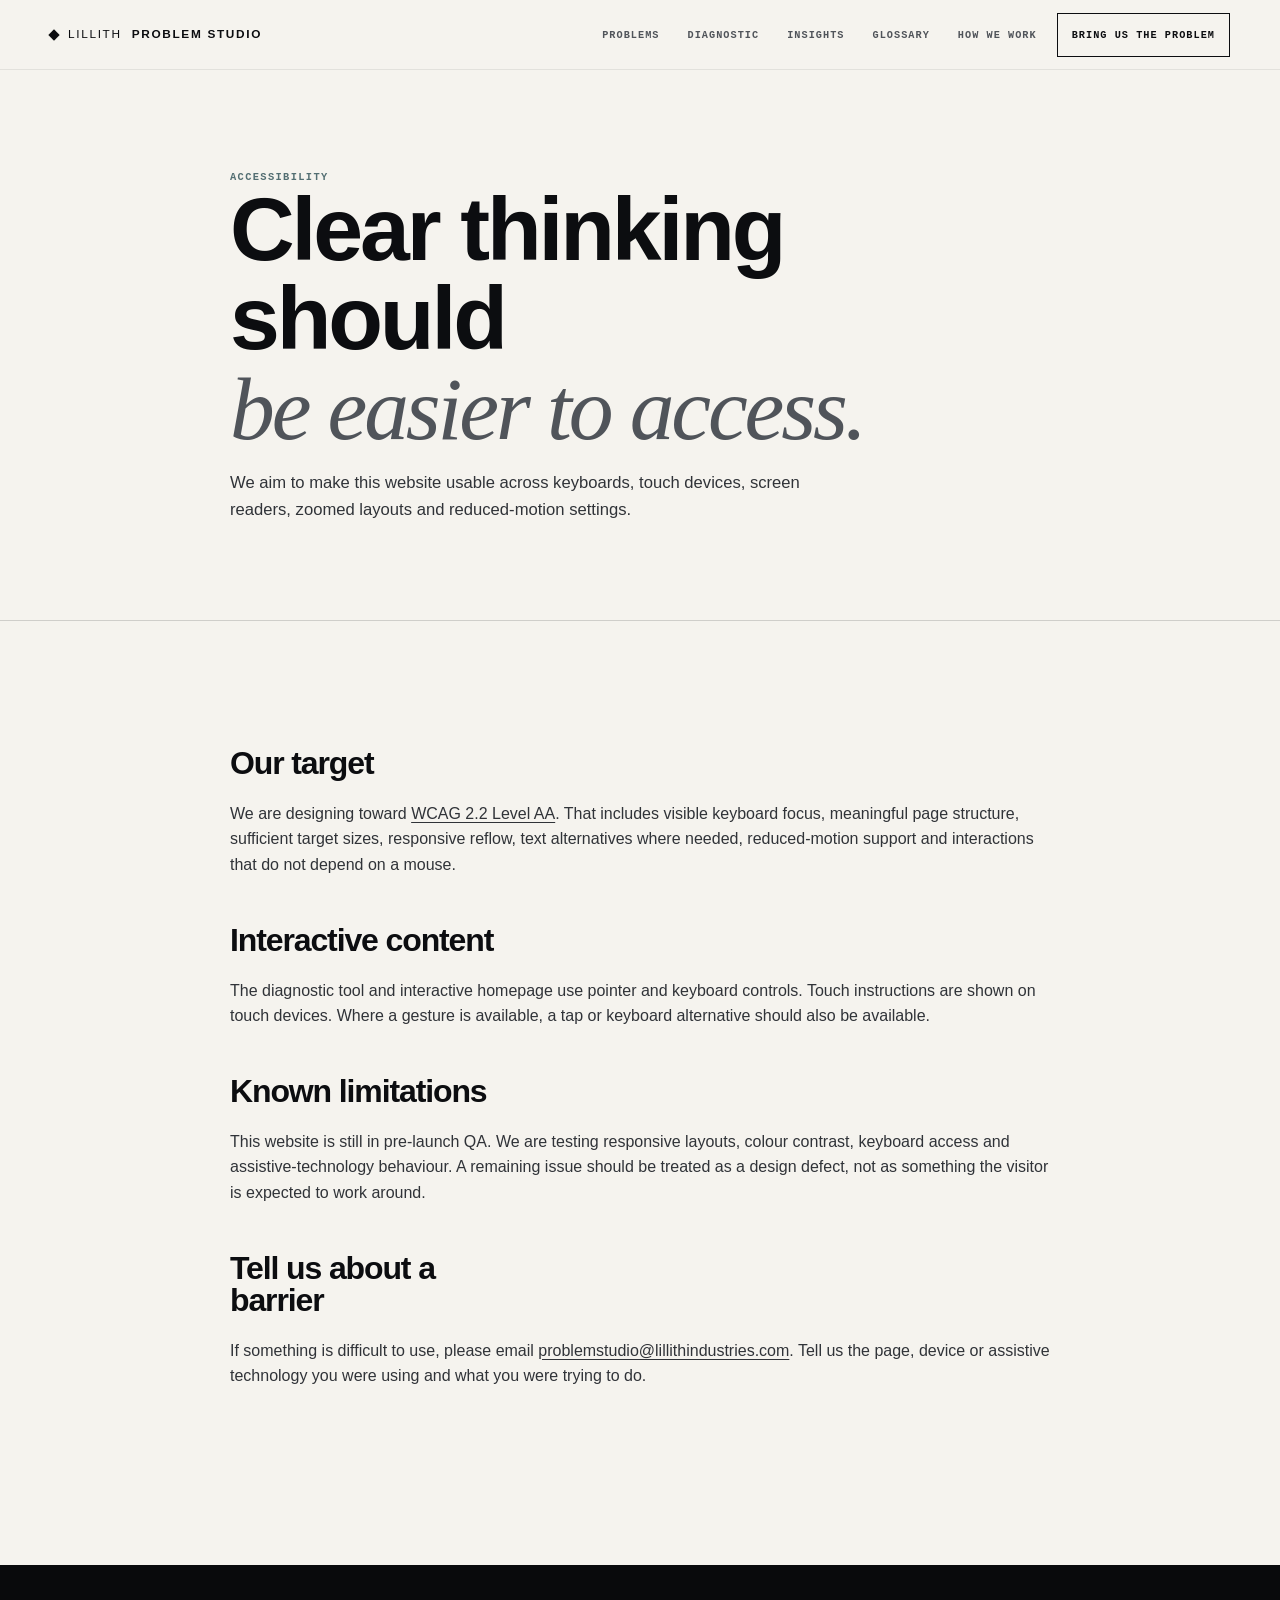
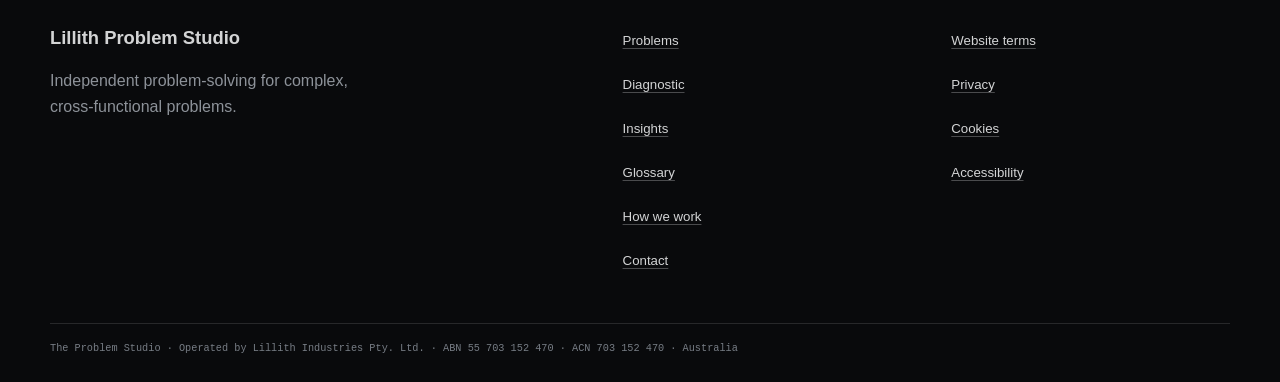
<file: problem-studio-preview/accessibility.html>
<!doctype html><html lang="en-AU"><head>
<title>Accessibility | Lillith Problem Studio</title>
<meta name="description" content="Accessibility approach and contact details for Lillith Problem Studio.">
<meta name="robots" content="index,follow"><meta property="og:locale" content="en_AU"><meta property="og:type" content="website">
<meta property="og:site_name" content="Lillith Problem Studio"><meta property="og:title" content="Accessibility | Lillith Problem Studio"><meta property="og:description" content="Accessibility approach and contact details for Lillith Problem Studio."><meta name="twitter:card" content="summary"><meta charset="utf-8"><meta name="theme-color" content="#f5f3ee"><meta name="color-scheme" content="light"><meta name="viewport" content="width=device-width,initial-scale=1"><link rel="icon" href="favicon.svg" type="image/svg+xml"><link rel="stylesheet" href="page.css"></head>
<body><a class="skip-link" href="#main">Skip to content</a><header class="topbar">
  <a class="wordmark" href="index.html"><span></span>Lillith <b>Problem Studio</b></a>
  <nav>
    <a href="problems.html">Problems</a><a href="diagnostic.html">Diagnostic</a><a href="insights.html">Insights</a><a href="glossary.html">Glossary</a><a href="how-we-work.html">How we work</a><a class="navcta" href="contact.html">Bring us the problem</a>
  </nav>
</header><main id="main">
<section class="hero"><div class="wrap legal-copy"><div class="micro">Accessibility</div><h1 class="display">Clear thinking should<br><em>be easier to access.</em></h1><p class="intro">We aim to make this website usable across keyboards, touch devices, screen readers, zoomed layouts and reduced-motion settings.</p></div></section>
<section class="section"><div class="wrap legal-copy">
<h2>Our target</h2><p>We are designing toward <a href="https://www.w3.org/TR/WCAG22/" target="_blank" rel="noopener">WCAG 2.2 Level AA</a>. That includes visible keyboard focus, meaningful page structure, sufficient target sizes, responsive reflow, text alternatives where needed, reduced-motion support and interactions that do not depend on a mouse.</p>
<h2>Interactive content</h2><p>The diagnostic tool and interactive homepage use pointer and keyboard controls. Touch instructions are shown on touch devices. Where a gesture is available, a tap or keyboard alternative should also be available.</p>
<h2>Known limitations</h2><p>This website is still in pre-launch QA. We are testing responsive layouts, colour contrast, keyboard access and assistive-technology behaviour. A remaining issue should be treated as a design defect, not as something the visitor is expected to work around.</p>
<h2>Tell us about a barrier</h2><p>If something is difficult to use, please email <a href="mailto:problemstudio@lillithindustries.com">problemstudio@lillithindustries.com</a>. Tell us the page, device or assistive technology you were using and what you were trying to do.</p>
</div></section></main><footer class="footer">
  <div class="wrap footgrid">
    <div><strong>Lillith Problem Studio</strong><p>Independent problem-solving for complex, cross-functional problems.</p></div>
    <div><a href="problems.html">Problems</a><a href="diagnostic.html">Diagnostic</a><a href="insights.html">Insights</a><a href="glossary.html">Glossary</a><a href="how-we-work.html">How we work</a><a href="contact.html">Contact</a></div>
    <div><a href="terms.html">Website terms</a><a href="privacy.html">Privacy</a><a href="cookies.html">Cookies</a><a href="accessibility.html">Accessibility</a></div>
  </div>
  <div class="wrap legal">The Problem Studio · Operated by Lillith Industries Pty. Ltd. · ABN 55 703 152 470 · ACN 703 152 470 · Australia</div>
</footer><script src="site-ui.js"></script><script src="privacy-consent.js"></script></body></html>
</file>
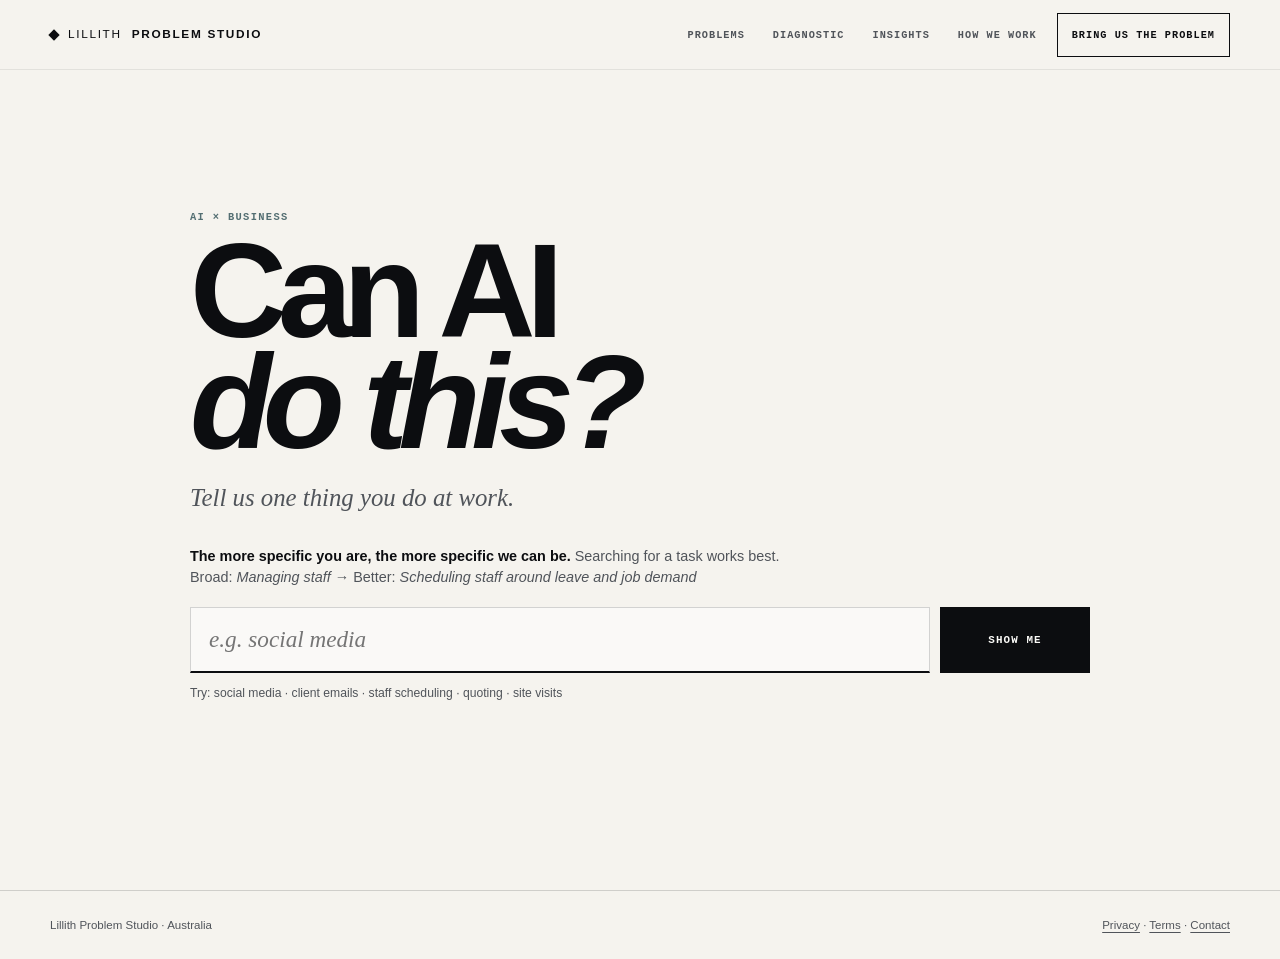
<file: problem-studio-preview/ai-library.html>
<!doctype html>
<html lang="en-AU">
<head>
  <title>Can AI Do This? | Lillith Problem Studio</title>
  <meta name="description" content="Tell us one thing you do at work and see what AI could help with.">
  <meta name="robots" content="index,follow">
  <meta charset="utf-8">
  <meta name="theme-color" content="#f5f3ee">
  <meta name="color-scheme" content="light">
  <meta name="viewport" content="width=device-width,initial-scale=1">
  <link rel="icon" href="favicon.svg" type="image/svg+xml">
  <link rel="stylesheet" href="page.css">
  <style>
    .ai-page{min-height:calc(100vh - 80px)}
    .ai-hero{padding:clamp(70px,11vw,140px) 0 clamp(58px,8vw,92px)}
    .ai-hero .wrap,.result .wrap{max-width:900px}
    .ai-hero h1{margin:10px 0 22px;font-size:clamp(4rem,11vw,8.4rem);line-height:.83;letter-spacing:-.07em}
    .ai-hero .lead{margin:0 0 30px;font-size:clamp(1.2rem,2.3vw,1.55rem)}
    .search-row{display:grid;grid-template-columns:minmax(0,1fr) auto;gap:10px}
    .ai-input{min-height:66px;width:100%;border:1px solid var(--line);border-bottom:2px solid var(--ink);background:rgba(255,255,255,.55);padding:14px 18px;font:italic clamp(1.15rem,2vw,1.45rem)/1.3 var(--serif);color:var(--ink)}
    .ai-input:focus{outline:2px solid var(--accent);outline-offset:3px}
    .ai-submit{min-width:150px}
    .search-guide{max-width:650px;margin:0 0 18px;color:var(--graph);font-size:.9rem;line-height:1.5}
    .search-guide strong{color:var(--ink)}
    .example{margin-top:11px;font-size:.76rem;color:var(--graph)}
    .clarify{border-top:1px solid var(--line);padding:34px 0;background:rgba(255,255,255,.22)}
    .clarify[hidden]{display:none}
    .clarify .wrap{max-width:900px}
    .clarify h2{font-size:clamp(1.7rem,4vw,2.7rem);margin:7px 0 14px;letter-spacing:-.035em}
    .clarify p{margin:0 0 16px;color:var(--graph)}
    .clarify-options{display:flex;gap:9px;flex-wrap:wrap}
    .clarify-option{border:1px solid var(--ink);background:transparent;padding:10px 12px;cursor:pointer;font:600 .58rem var(--mono);letter-spacing:.06em;text-transform:uppercase}
    .clarify-option:hover{background:var(--ink);color:var(--paper)}
    .clarify-help{margin-top:14px!important;font-size:.78rem!important}
    .result{border-top:1px solid var(--ink);padding:clamp(42px,7vw,74px) 0 clamp(58px,8vw,92px);background:rgba(255,255,255,.28)}
    .result[hidden]{display:none}
    .result-label{font:600 .57rem var(--mono);letter-spacing:.09em;text-transform:uppercase;color:var(--accent)}
    .result h2{font-size:clamp(2.2rem,6vw,4.8rem);line-height:.95;letter-spacing:-.05em;margin:10px 0 18px}
    .answer{font:italic clamp(1.2rem,2.35vw,1.6rem)/1.48 var(--serif);max-width:36ch;margin:0 0 34px;color:var(--graph)}
    .opportunities-title{font:600 .58rem var(--mono);letter-spacing:.09em;text-transform:uppercase;color:var(--accent);margin-bottom:12px}
    .opportunities{display:grid;grid-template-columns:repeat(2,minmax(0,1fr));gap:0;border-top:1px solid var(--line);max-width:760px;margin:0 0 34px;padding:0;list-style:none}
    .opportunities li{padding:12px 8px 12px 0;border-bottom:1px solid var(--line);font-size:1rem}
    .secret{max-width:760px;border-left:2px solid var(--accent);padding:2px 0 2px 18px;margin:0 0 30px}
    .secret small{display:block;font:600 .55rem var(--mono);letter-spacing:.09em;text-transform:uppercase;color:var(--accent);margin-bottom:7px}
    .secret p{margin:0;color:var(--graph);font-size:.95rem;line-height:1.55}
    .next-actions{display:flex;gap:12px;align-items:center;flex-wrap:wrap}
    .text-link{font:600 .58rem var(--mono);letter-spacing:.07em;text-transform:uppercase;text-decoration:none;border-bottom:1px solid var(--ink);padding:8px 0}
    .mini-footer{padding:25px 0;border-top:1px solid var(--line);font-size:.72rem;color:var(--graph)}
    .mini-footer .wrap{display:flex;justify-content:space-between;gap:20px;flex-wrap:wrap}
    .mini-footer a{color:inherit}
    @media(max-width:700px){
      .search-row{grid-template-columns:1fr}
      .ai-submit{width:100%}
      .ai-hero h1{font-size:clamp(3.6rem,19vw,6rem)}
      .opportunities{grid-template-columns:1fr}
    }
  </style>
</head>
<body>
<a class="skip-link" href="#main">Skip to content</a>

<header class="topbar">
  <a class="wordmark" href="index.html"><span></span>Lillith <b>Problem Studio</b></a>
  <nav>
    <a href="problems.html">Problems</a>
    <a href="diagnostic.html">Diagnostic</a>
    <a href="insights.html">Insights</a>
    <a href="how-we-work.html">How we work</a>
    <a class="navcta" href="contact.html">Bring us the problem</a>
  </nav>
</header>

<main id="main" class="ai-page">
  <section class="ai-hero">
    <div class="wrap">
      <div class="micro">AI × Business</div>
      <h1>Can AI<br><em>do this?</em></h1>
      <p class="lead">Tell us one thing you do at work.</p>
      <p class="search-guide"><strong>The more specific you are, the more specific we can be.</strong> Searching for a task works best.<br>Broad: <em>Managing staff</em> → Better: <em>Scheduling staff around leave and job demand</em></p>
      <div class="search-row">
        <input id="workflowSearch" class="ai-input" type="search" autocomplete="off" aria-label="One thing you do at work" placeholder="e.g. social media">
        <button id="workflowSubmit" class="btn primary ai-submit" type="button">Show me</button>
      </div>
      <div class="example">Try: social media · client emails · staff scheduling · quoting · site visits</div>
    </div>
  </section>

  <section id="clarifyPanel" class="clarify" hidden>
    <div class="wrap">
      <div class="result-label">Let’s narrow that down</div>
      <h2>Did you mean…?</h2>
      <p id="clarifyQuestion"></p>
      <div id="clarifyOptions" class="clarify-options"></div>
      <p class="clarify-help">Not quite? Add the specific task or outcome you mean and search again.</p>
    </div>
  </section>

  <section id="workflowResult" class="result" hidden>
    <div class="wrap">
      <div id="resultLabel" class="result-label"></div>
      <h2 id="resultTitle"></h2>
      <p id="answerText" class="answer"></p>

      <div class="opportunities-title">Common tasks and opportunities</div>
      <ul id="opportunityList" class="opportunities"></ul>

      <div class="secret">
        <small>You may not have considered</small>
        <p id="secretText"></p>
      </div>

      <div class="next-actions">
        <a id="specificLink" class="text-link" href="contact.html?source=ai-specific">For your specific requirements</a>
        <a id="workflowLink" class="btn primary" href="contact.html?source=ai-workflow-unlock">See the full workflow</a>
      </div>
    </div>
  </section>
</main>

<footer class="mini-footer">
  <div class="wrap">
    <span>Lillith Problem Studio · Australia</span>
    <span><a href="privacy.html">Privacy</a> · <a href="terms.html">Terms</a> · <a href="contact.html">Contact</a></span>
  </div>
</footer>

<script src="ai-workflow-engine.js"></script>
<script>
const engine=window.AI_WORKFLOW_ENGINE||null;
const search=document.getElementById("workflowSearch");
const submit=document.getElementById("workflowSubmit");
const result=document.getElementById("workflowResult");
const clarifyPanel=document.getElementById("clarifyPanel");
const clarifyQuestion=document.getElementById("clarifyQuestion");
const clarifyOptions=document.getElementById("clarifyOptions");
const resultLabel=document.getElementById("resultLabel");
const resultTitle=document.getElementById("resultTitle");
const answerText=document.getElementById("answerText");
const opportunityList=document.getElementById("opportunityList");
const secretText=document.getElementById("secretText");
const specificLink=document.getElementById("specificLink");
const workflowLink=document.getElementById("workflowLink");

function esc(s){
  return String(s).replace(/[&<>"']/g,m=>({"&":"&amp;","<":"&lt;",">":"&gt;","\"":"&quot;","'":"&#39;"}[m]));
}

function sentenceCaseTitle(title){
  return String(title||"this work").replace(/\s*→\s*/g," to ").toLowerCase();
}

function renderResult(q,wf){
  const opportunities=Array.isArray(wf.opportunities)&&wf.opportunities.length
    ? wf.opportunities.slice(0,10)
    : wf.steps.slice(0,8).map(x=>x[0]);

  const unexpected=wf.secret
    || (wf.steps.find(x=>x[2]==="integration" && /(weather|external|supplier|traffic|availability|live|stock|road|travel|delivery|leave|competenc|safety|compliance|policy|terms)/i.test(x[0]+" "+x[1]))||wf.steps[4]||wf.steps[wf.steps.length-1]);

  resultLabel.textContent="You searched · "+q;
  resultTitle.textContent=wf.title;
  answerText.textContent=wf.answer||("AI can work independently and alongside people to complete many of the tasks involved in "+sentenceCaseTitle(wf.title)+".");
  opportunityList.innerHTML=opportunities.map(x=>"<li>"+esc(x)+"</li>").join("");
  secretText.textContent=typeof unexpected==="string"
    ? unexpected
    : unexpected
      ? unexpected[0]+": "+unexpected[1]
      : "AI may also be able to monitor the external conditions, rules or information that affect this work and flag relevant changes.";

  specificLink.href="contact.html?source=ai-specific&task="+encodeURIComponent(q)+"&workflow="+encodeURIComponent(wf.title);
  workflowLink.href="contact.html?source=ai-workflow-unlock&task="+encodeURIComponent(q)+"&workflow="+encodeURIComponent(wf.title);

  clarifyPanel.hidden=true;
  result.hidden=false;
  result.scrollIntoView({behavior:"smooth",block:"start"});
}

function showWorkflow(){
  const q=search.value.trim();
  if(!q||!engine)return;
  const interpreted=engine.interpret ? engine.interpret(q) : null;
  if(!interpreted)return;

  if(interpreted.type==="match"){
    renderResult(q,interpreted.workflow);
    return;
  }

  result.hidden=true;
  clarifyQuestion.textContent="We don’t want to guess what you mean by “"+q+"”.";
  if(interpreted.suggestions&&interpreted.suggestions.length){
    clarifyOptions.innerHTML=interpreted.suggestions.map(wf=>
      '<button class="clarify-option" type="button" data-workflow-id="'+esc(wf.id)+'">'+esc(wf.title)+'</button>'
    ).join("");
  }else{
    clarifyOptions.innerHTML="";
  }
  clarifyPanel.hidden=false;
  clarifyPanel.scrollIntoView({behavior:"smooth",block:"start"});
}

submit.addEventListener("click",showWorkflow);
clarifyOptions.addEventListener("click",e=>{
  const button=e.target.closest(".clarify-option");
  if(!button)return;
  const wf=engine.templates.find(x=>x.id===button.dataset.workflowId);
  if(!wf)return;
  search.value=wf.title;
  renderResult(wf.title,wf);
});
search.addEventListener("keydown",e=>{
  if(e.key==="Enter"){
    e.preventDefault();
    showWorkflow();
  }
});
</script>
<script src="site-ui.js"></script>
<script src="privacy-consent.js"></script>
</body>
</html>
</file>
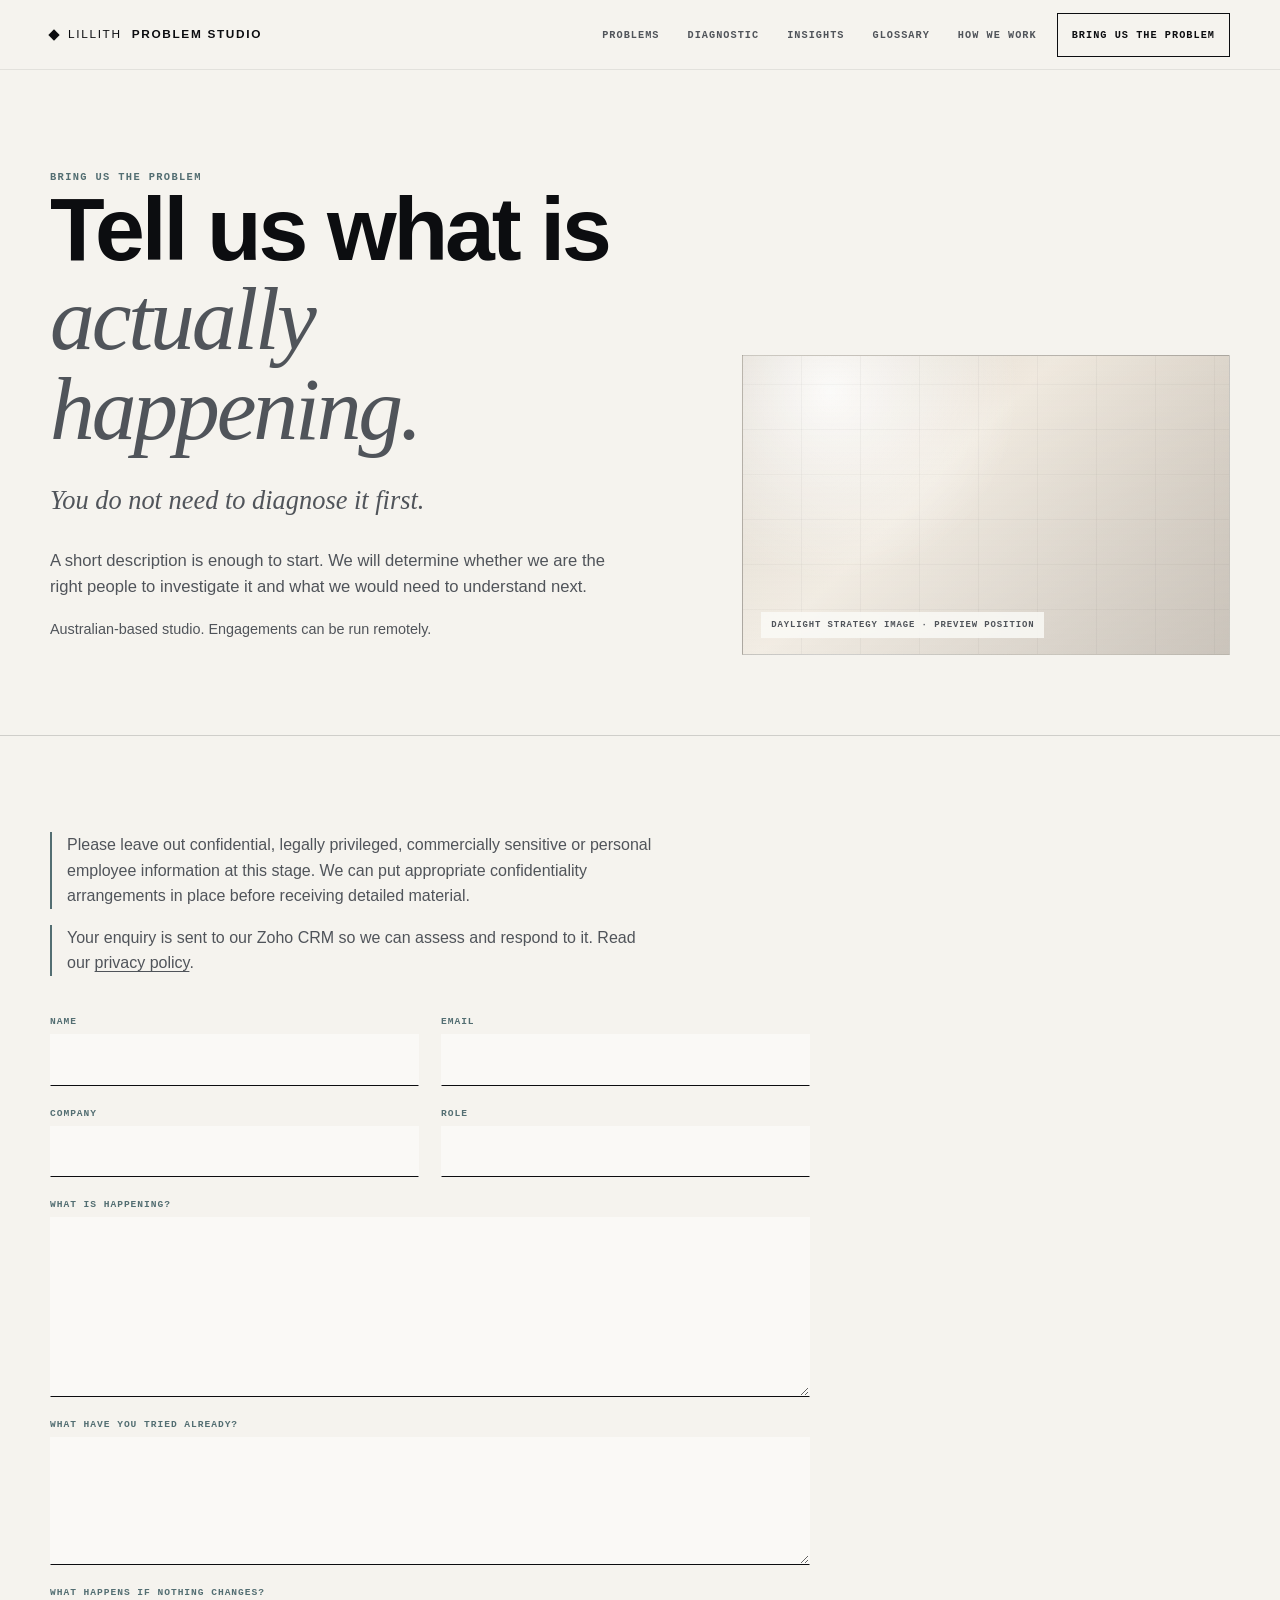
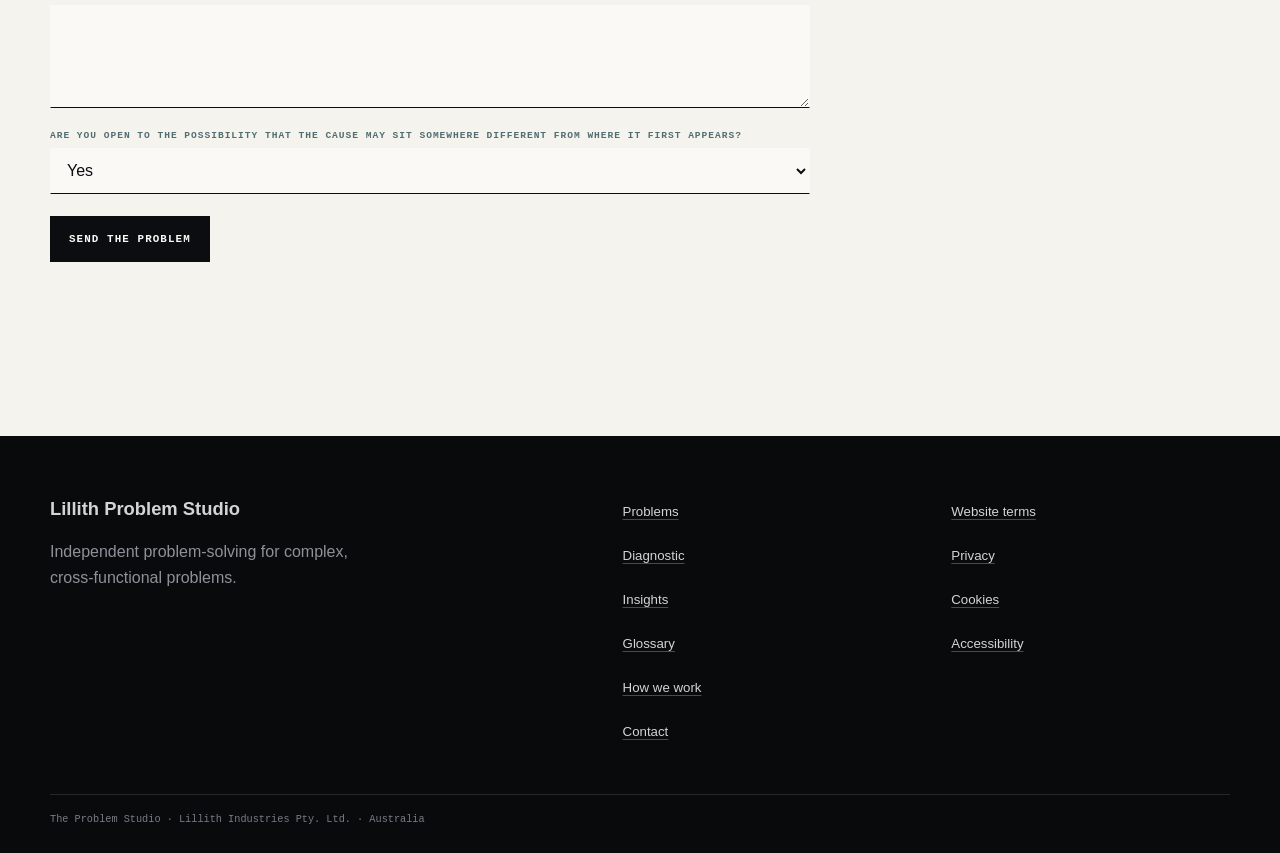
<file: problem-studio-preview/contact.html>
<!doctype html><html lang="en-AU"><head>
<title>Bring Us a Business Problem | Lillith Problem Studio</title>
<meta name="description" content="Describe the business problem you are seeing. You do not need to diagnose it first. We will determine whether we are the right people to investigate it.">
<meta name="robots" content="noindex,nofollow">
<meta property="og:locale" content="en_AU">
<meta property="og:type" content="website">
<meta property="og:site_name" content="Lillith Problem Studio">
<meta property="og:title" content="Bring Us a Business Problem | Lillith Problem Studio">
<meta property="og:description" content="Describe the business problem you are seeing. You do not need to diagnose it first. We will determine whether we are the right people to investigate it.">
<meta name="twitter:card" content="summary">
<meta name="twitter:title" content="Bring Us a Business Problem | Lillith Problem Studio">
<meta name="twitter:description" content="Describe the business problem you are seeing. You do not need to diagnose it first. We will determine whether we are the right people to investigate it.">
<meta charset="utf-8"><meta name="theme-color" content="#f5f3ee"><meta name="color-scheme" content="light"><meta name="viewport" content="width=device-width,initial-scale=1"><link rel="icon" href="favicon.svg" type="image/svg+xml"><link rel="stylesheet" href="page.css"></head><body><a class="skip-link" href="#main">Skip to content</a>
<header class="topbar">
  <a class="wordmark" href="index.html"><span></span>Lillith <b>Problem Studio</b></a>
  <nav>
    <a href="problems.html">Problems</a>
    <a href="diagnostic.html">Diagnostic</a>
    <a href="insights.html">Insights</a>
    <a href="glossary.html">Glossary</a>
    <a href="how-we-work.html">How we work</a>
    <a class="navcta" href="contact.html">Bring us the problem</a>
  </nav>
</header>
<main id="main">
<section class="hero"><div class="wrap contact-hero-grid">
  <div>
    <div class="micro">Bring us the problem</div>
    <h1 class="display">Tell us what is<br><em>actually happening.</em></h1>
    <p class="lead">You do not need to diagnose it first.</p>
    <p class="intro">A short description is enough to start. We will determine whether we are the right people to investigate it and what we would need to understand next.</p><p class="intro" style="font-size:.9rem">Australian-based studio. Engagements can be run remotely.</p>
  </div>
  <div class="contact-visual" aria-hidden="true"></div>
</div></section>
<section class="section"><div class="wrap">
<p class="note">Please leave out confidential, legally privileged, commercially sensitive or personal employee information at this stage. We can put appropriate confidentiality arrangements in place before receiving detailed material.</p>
<p class="note">Your enquiry is sent to our Zoho CRM so we can assess and respond to it. Read our <a href="privacy.html">privacy policy</a>.</p>
<form class="form" id="contactForm" action="https://crm.zoho.com/crm/WebToLeadForm" method="post" accept-charset="UTF-8" novalidate>
<input type="hidden" name="xnQsjsdp" value="24669b5e9e630563ccb5ac129c46a218e9c68c80f07c1fb78c44ecde431770c9">
<input type="hidden" name="zc_gad" value="">
<input type="hidden" name="xmIwtLD" value="1704248552b76149dc4f03b69cad6f9fc5658c9be58287cf0259e644d54b0add674471bd30d9b6034d1b17bef0669ef1">
<input type="hidden" name="actionType" value="TGVhZHM=">
<input type="hidden" name="returnURL" value="https://lillith-problem-studio-preview-20261003.onrender.com/thank-you.html">
<input type="hidden" name="Last Name"><input type="hidden" name="Email"><input type="hidden" name="Company"><input type="hidden" name="Designation"><input type="hidden" name="Description">
<div hidden><label>Leave this field empty<input name="aG9uZXlwb3Q" tabindex="-1" autocomplete="off"></label></div>
<label><span>Name</span><input name="name" maxlength="80" autocomplete="name" required></label>
<label><span>Email</span><input name="email" maxlength="100" type="email" autocomplete="email" required></label>
<label><span>Company</span><input name="company" maxlength="200" autocomplete="organization" required></label>
<label><span>Role</span><input name="role" maxlength="100" autocomplete="organization-title"></label>
<label class="full"><span>What is happening?</span><textarea name="happening" maxlength="8000" rows="6" required></textarea></label>
<label class="full"><span>What have you tried already?</span><textarea name="tried" maxlength="8000" rows="4"></textarea></label>
<label class="full"><span>What happens if nothing changes?</span><textarea name="consequence" maxlength="8000" rows="3"></textarea></label>
<label class="full"><span>Are you open to the possibility that the cause may sit somewhere different from where it first appears?</span><select name="open"><option>Yes</option><option>Probably</option><option>That is why I am here</option></select></label>
<div class="full"><button class="btn primary" type="submit">Send the problem</button><p id="status" class="micro" style="margin-top:14px" role="status" aria-live="polite"></p></div>
</form></div></section>
</main>
<footer class="footer">
  <div class="wrap footgrid">
    <div><strong>Lillith Problem Studio</strong><p>Independent problem-solving for complex, cross-functional problems.</p></div>
    <div><a href="problems.html">Problems</a><a href="diagnostic.html">Diagnostic</a><a href="insights.html">Insights</a><a href="glossary.html">Glossary</a><a href="how-we-work.html">How we work</a><a href="contact.html">Contact</a></div>
    <div><a href="terms.html">Website terms</a><a href="privacy.html">Privacy</a><a href="cookies.html">Cookies</a><a href="accessibility.html">Accessibility</a></div>
  </div>
  <div class="wrap legal">Lillith Problem Studio · Australia · Trading structure and legal entity details to be verified before production launch.</div>
</footer>
<script>
const f=document.getElementById('contactForm'),s=document.getElementById('status');
f.addEventListener('submit',e=>{
  [...f.elements].forEach(el=>el.removeAttribute&&el.removeAttribute('aria-invalid'));
  const value=name=>f.elements.namedItem(name).value.trim();
  const names=['name','email','company','role','happening','tried','consequence'];
  const bad=names.find(name=>{const el=f.elements.namedItem(name);return (el.required&&!value(name))||(el.maxLength>0&&value(name).length>el.maxLength)||(name==='email'&&!/^[^\s@]+@[^\s@]+\.[^\s@]+$/.test(value(name)));});
  if(bad){e.preventDefault();const el=f.elements.namedItem(bad);el.setAttribute('aria-invalid','true');s.textContent='Please complete the required fields, check the email address and shorten any overlong answers.';el.focus();return;}
  if(value('aG9uZXlwb3Q')){e.preventDefault();s.textContent='Unable to submit this enquiry. Please reload the page and try again.';return;}
  const mapping={'Last Name':'name','Email':'email','Company':'company','Designation':'role'};
  Object.entries(mapping).forEach(([target,source])=>{f.elements.namedItem(target).value=value(source);});
  f.elements.namedItem('Description').value=[
    'Problem Studio enquiry',
    'What is happening?\n'+value('happening'),
    'What have you tried already?\n'+(value('tried')||'Not provided'),
    'What happens if nothing changes?\n'+(value('consequence')||'Not provided'),
    'Open to a different cause?\n'+value('open')
  ].join('\n\n');
  f.elements.namedItem('returnURL').value=new URL('thank-you.html',window.location.href).href;
  s.textContent='Sending your enquiry… Please wait for the submission confirmation.';
});
</script><script src="glossary.js"></script><script src="site-ui.js"></script><script src="privacy-consent.js"></script></body></html>
</file>
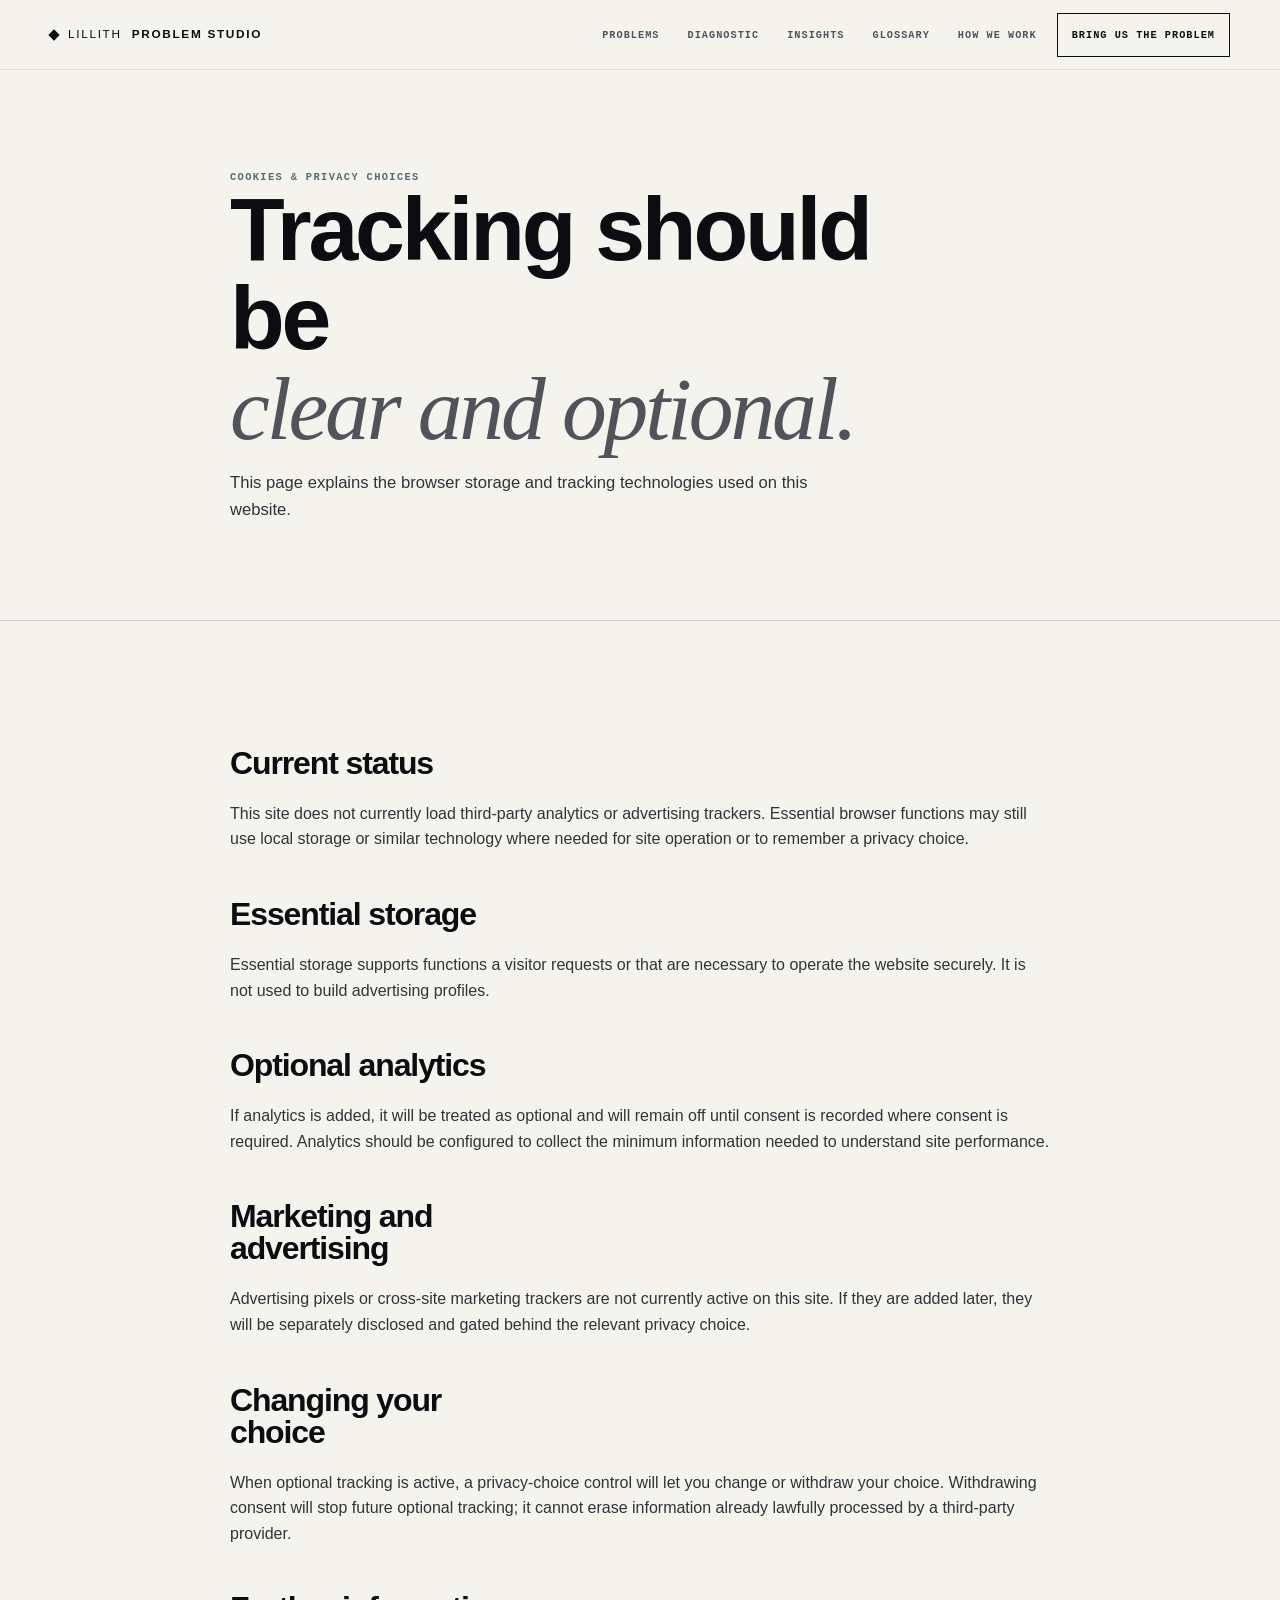
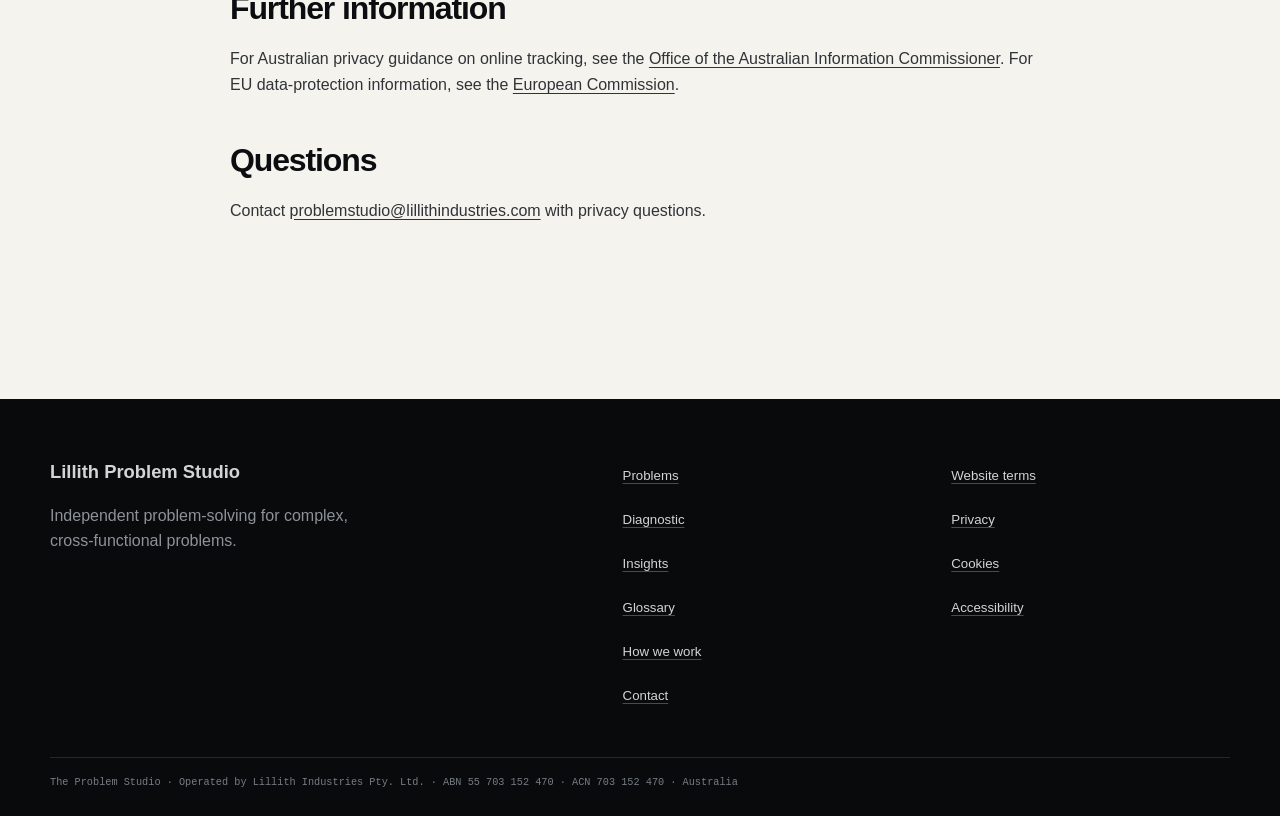
<file: problem-studio-preview/cookies.html>
<!doctype html><html lang="en-AU"><head>
<title>Cookies & Privacy Choices | Lillith Problem Studio</title>
<meta name="description" content="How Lillith Problem Studio uses essential browser storage and manages optional analytics or marketing technologies.">
<meta name="robots" content="index,follow"><meta property="og:locale" content="en_AU"><meta property="og:type" content="website">
<meta property="og:site_name" content="Lillith Problem Studio"><meta property="og:title" content="Cookies & Privacy Choices | Lillith Problem Studio"><meta property="og:description" content="How Lillith Problem Studio uses essential browser storage and manages optional analytics or marketing technologies."><meta name="twitter:card" content="summary"><meta charset="utf-8"><meta name="theme-color" content="#f5f3ee"><meta name="color-scheme" content="light"><meta name="viewport" content="width=device-width,initial-scale=1"><link rel="icon" href="favicon.svg" type="image/svg+xml"><link rel="stylesheet" href="page.css"></head>
<body><a class="skip-link" href="#main">Skip to content</a><header class="topbar">
  <a class="wordmark" href="index.html"><span></span>Lillith <b>Problem Studio</b></a>
  <nav>
    <a href="problems.html">Problems</a><a href="diagnostic.html">Diagnostic</a><a href="insights.html">Insights</a><a href="glossary.html">Glossary</a><a href="how-we-work.html">How we work</a><a class="navcta" href="contact.html">Bring us the problem</a>
  </nav>
</header><main id="main">
<section class="hero"><div class="wrap legal-copy"><div class="micro">Cookies & privacy choices</div><h1 class="display">Tracking should be<br><em>clear and optional.</em></h1><p class="intro">This page explains the browser storage and tracking technologies used on this website.</p></div></section>
<section class="section"><div class="wrap legal-copy">
<h2>Current status</h2><p>This site does not currently load third-party analytics or advertising trackers. Essential browser functions may still use local storage or similar technology where needed for site operation or to remember a privacy choice.</p>
<h2>Essential storage</h2><p>Essential storage supports functions a visitor requests or that are necessary to operate the website securely. It is not used to build advertising profiles.</p>
<h2>Optional analytics</h2><p>If analytics is added, it will be treated as optional and will remain off until consent is recorded where consent is required. Analytics should be configured to collect the minimum information needed to understand site performance.</p>
<h2>Marketing and advertising</h2><p>Advertising pixels or cross-site marketing trackers are not currently active on this site. If they are added later, they will be separately disclosed and gated behind the relevant privacy choice.</p>
<h2>Changing your choice</h2><p>When optional tracking is active, a privacy-choice control will let you change or withdraw your choice. Withdrawing consent will stop future optional tracking; it cannot erase information already lawfully processed by a third-party provider.</p>
<h2>Further information</h2><p>For Australian privacy guidance on online tracking, see the <a href="https://www.oaic.gov.au/privacy/privacy-guidance-for-organisations-and-government-agencies/organisations/tracking-pixels-and-privacy-obligations" target="_blank" rel="noopener">Office of the Australian Information Commissioner</a>. For EU data-protection information, see the <a href="https://commission.europa.eu/law/law-topic/data-protection/data-protection-explained_en" target="_blank" rel="noopener">European Commission</a>.</p><h2>Questions</h2><p>Contact <a href="mailto:problemstudio@lillithindustries.com">problemstudio@lillithindustries.com</a> with privacy questions.</p>
</div></section></main><footer class="footer">
  <div class="wrap footgrid">
    <div><strong>Lillith Problem Studio</strong><p>Independent problem-solving for complex, cross-functional problems.</p></div>
    <div><a href="problems.html">Problems</a><a href="diagnostic.html">Diagnostic</a><a href="insights.html">Insights</a><a href="glossary.html">Glossary</a><a href="how-we-work.html">How we work</a><a href="contact.html">Contact</a></div>
    <div><a href="terms.html">Website terms</a><a href="privacy.html">Privacy</a><a href="cookies.html">Cookies</a><a href="accessibility.html">Accessibility</a></div>
  </div>
  <div class="wrap legal">The Problem Studio · Operated by Lillith Industries Pty. Ltd. · ABN 55 703 152 470 · ACN 703 152 470 · Australia</div>
</footer><script src="site-ui.js"></script><script src="privacy-consent.js"></script></body></html>
</file>
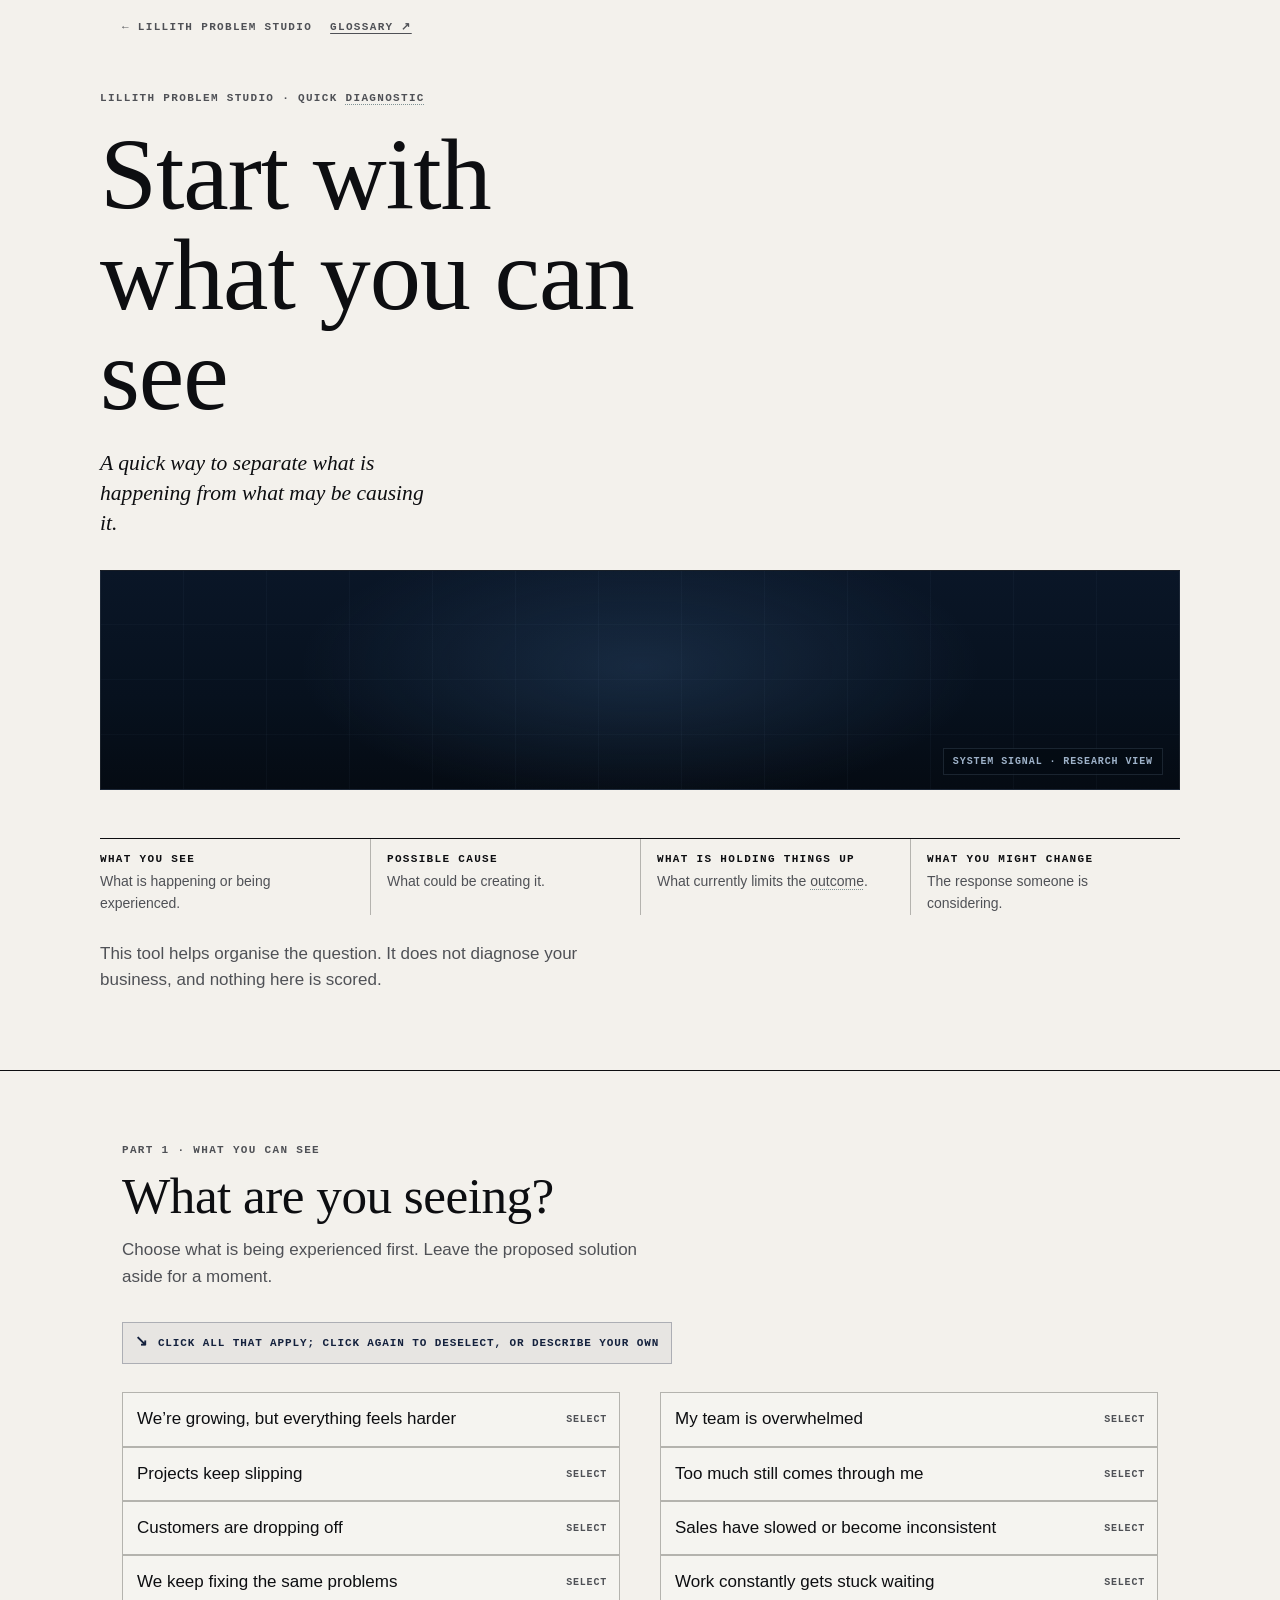
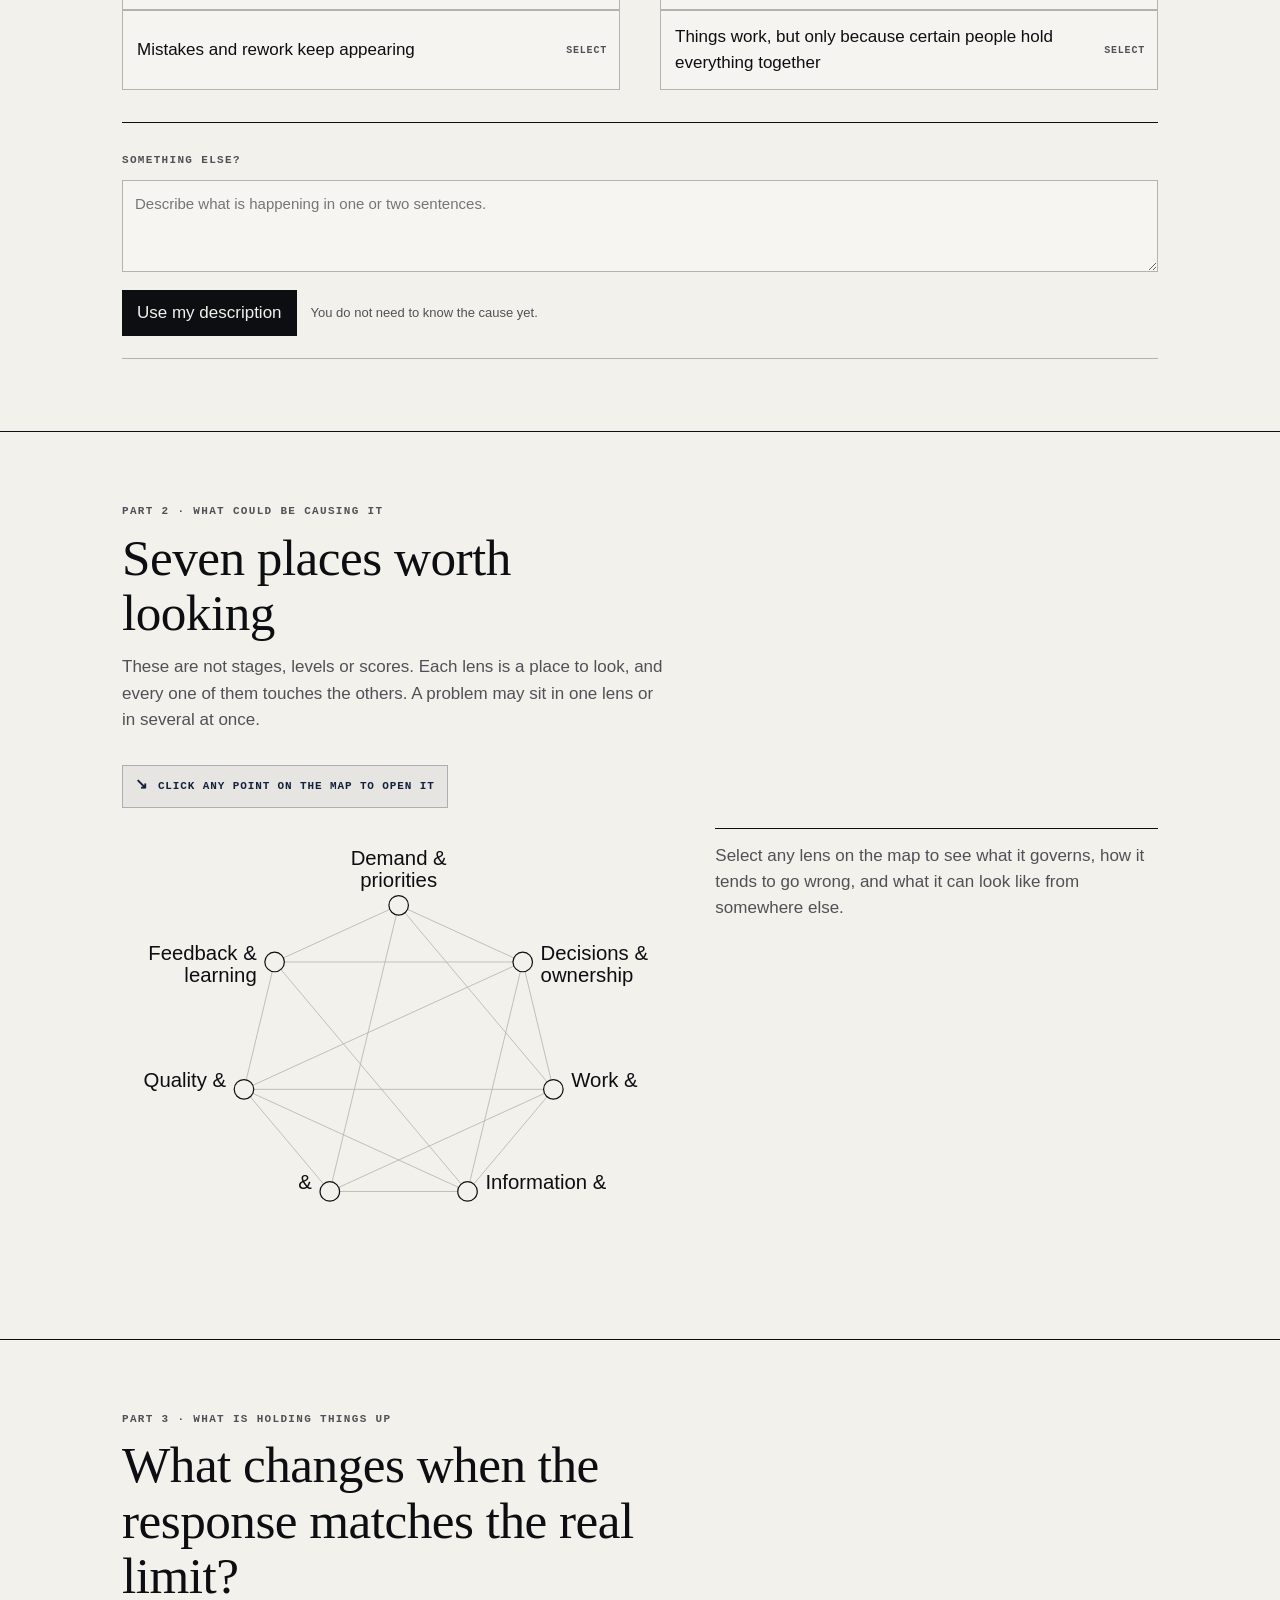
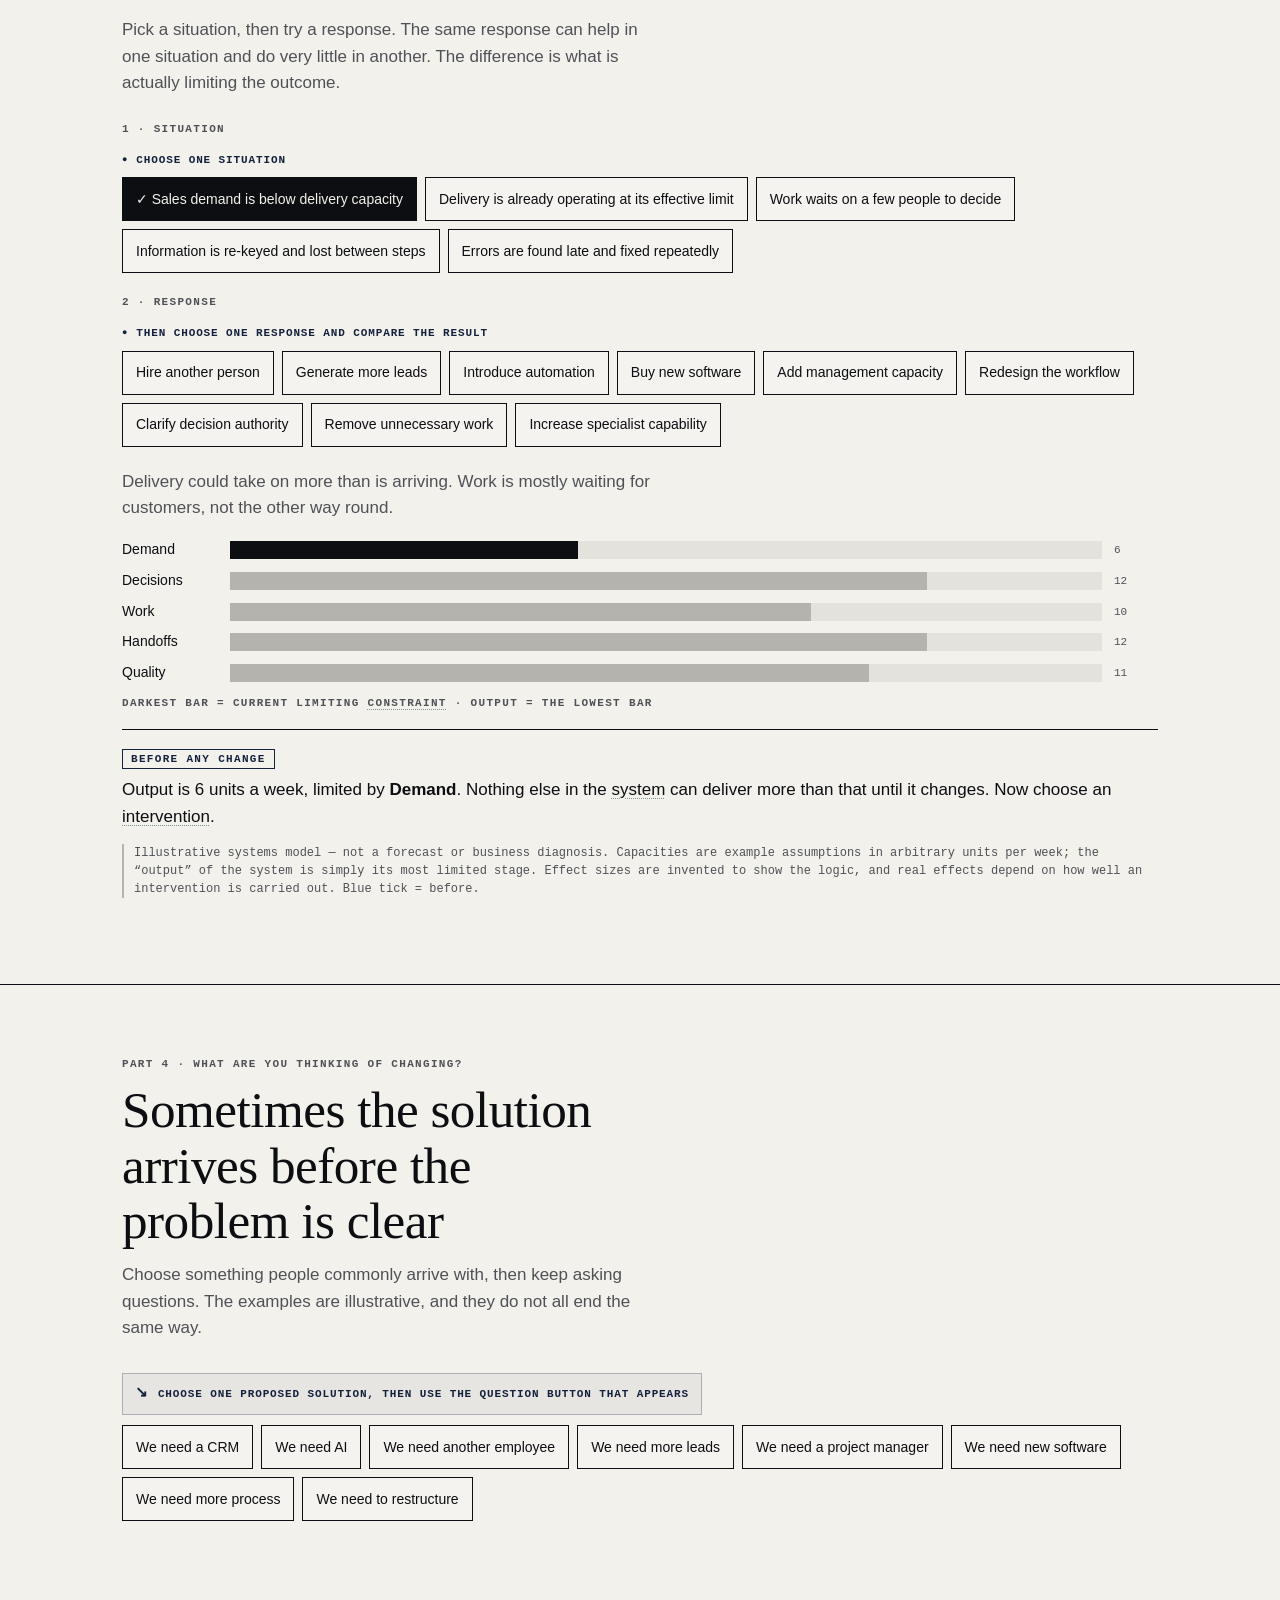
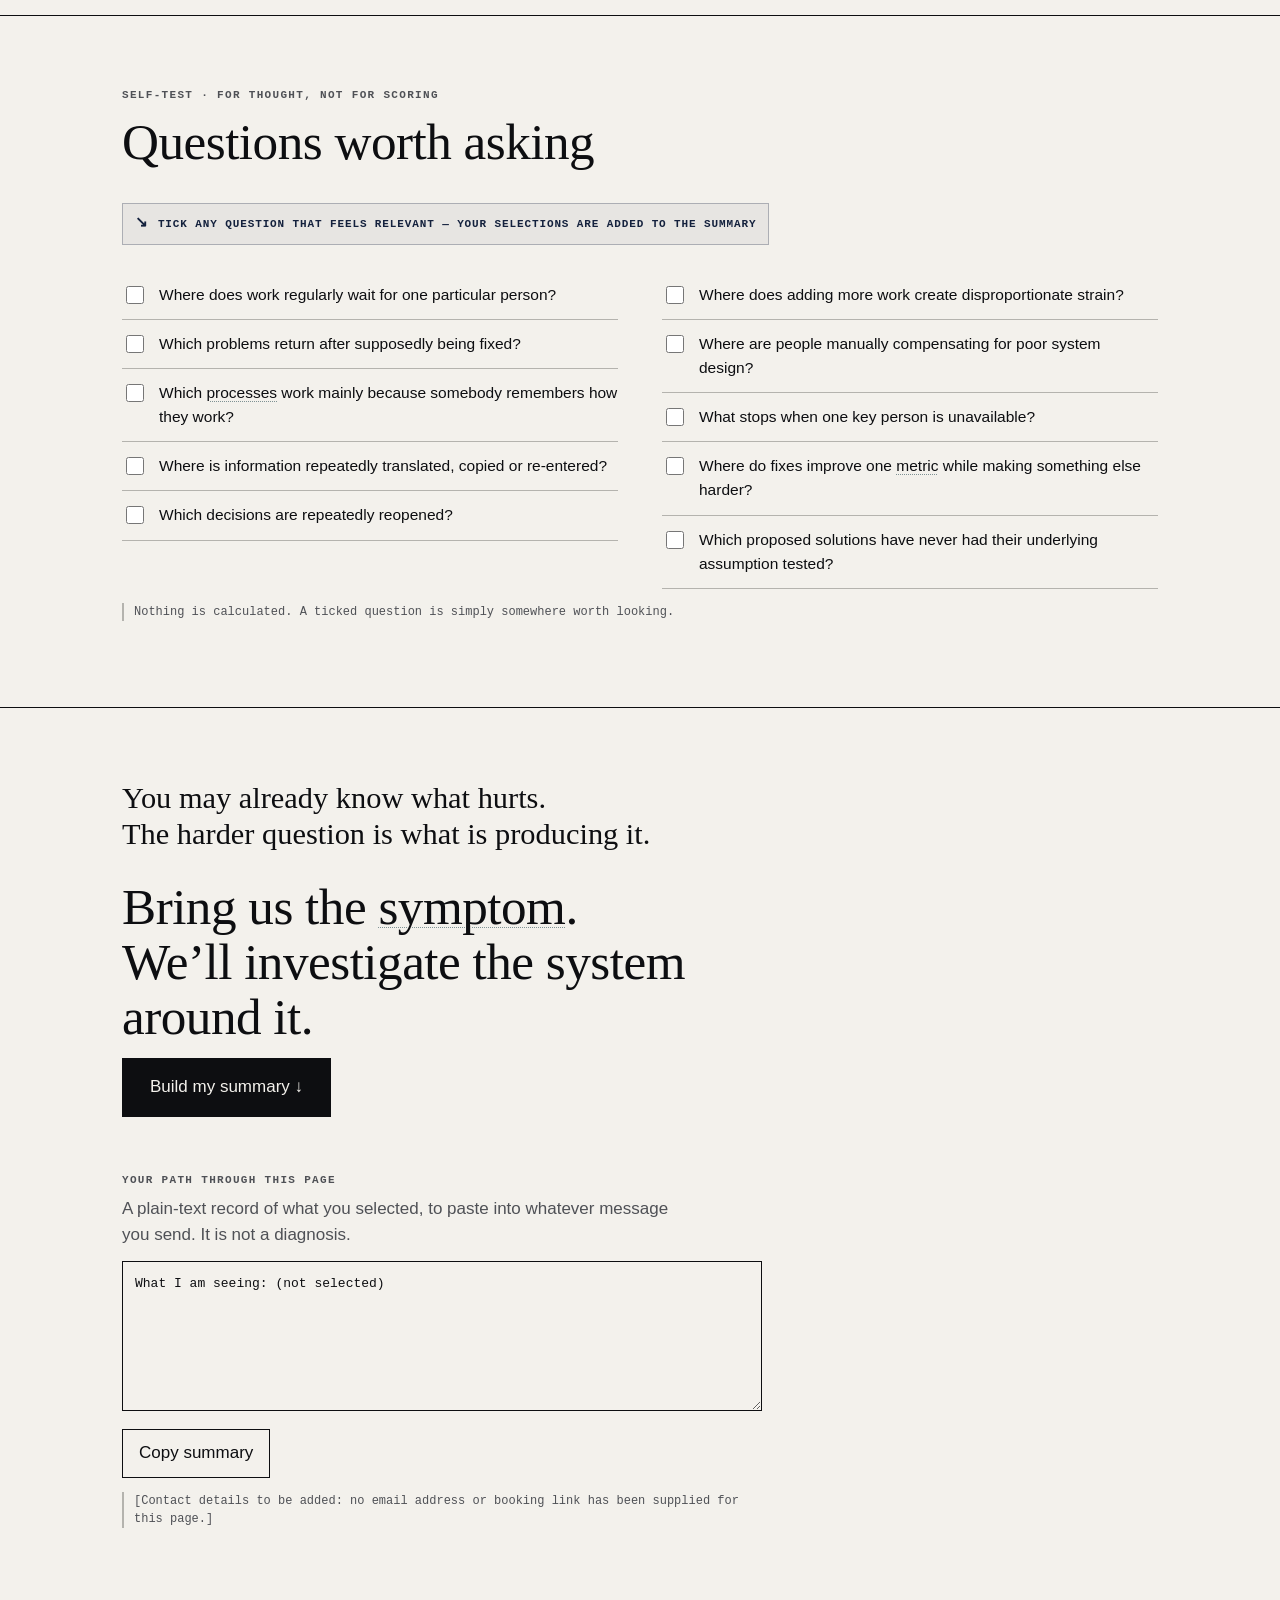
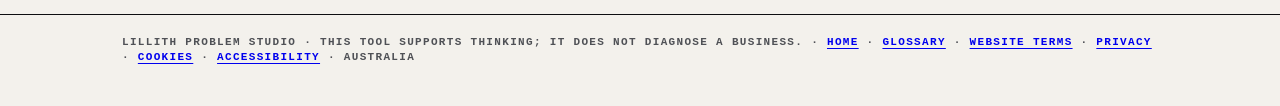
<file: problem-studio-preview/diagnostic.html>
<!DOCTYPE html>
<html lang="en-AU">
<head>
<title>Business Problem Diagnostic Tool | Lillith Problem Studio</title>
<meta name="description" content="Use a practical interactive diagnostic to separate what you can see from what may be causing it, then identify the evidence worth checking next.">
<meta name="robots" content="index,follow">
<meta property="og:locale" content="en_AU">
<meta property="og:type" content="website">
<meta property="og:site_name" content="Lillith Problem Studio">
<meta property="og:title" content="Business Problem Diagnostic Tool | Lillith Problem Studio">
<meta property="og:description" content="Use a practical interactive diagnostic to separate what you can see from what may be causing it, then identify the evidence worth checking next.">
<meta name="twitter:card" content="summary">
<meta name="twitter:title" content="Business Problem Diagnostic Tool | Lillith Problem Studio">
<meta name="twitter:description" content="Use a practical interactive diagnostic to separate what you can see from what may be causing it, then identify the evidence worth checking next.">

<meta charset="utf-8">
<meta name="theme-color" content="#f3f1ec">
<meta name="color-scheme" content="light">
<meta name="viewport" content="width=device-width, initial-scale=1"><link rel="icon" href="favicon.svg" type="image/svg+xml">

<style>
:root{--bg:#f3f1ec;--fog:#e4e2dc;--silver:#b4b3ae;--graph:#4f5156;--ink:#0d0e11;--blue:#14213d;--serif:"Iowan Old Style","Palatino Linotype",Palatino,Charter,Georgia,serif;--sans:"Helvetica Neue",Helvetica,Arial,system-ui,sans-serif;--mono:ui-monospace,"SF Mono",Menlo,Consolas,monospace}
*{box-sizing:border-box}html{scroll-behavior:smooth}
body{margin:0;background:var(--bg);color:var(--ink);font:17px/1.55 var(--sans);-webkit-font-smoothing:antialiased}.skip-link{position:fixed;left:14px;top:12px;z-index:2000;transform:translateY(-180%);background:var(--ink);color:var(--bg);padding:10px 14px;text-decoration:none;font:600 11px var(--mono);letter-spacing:.08em;text-transform:uppercase}.skip-link:focus{transform:none}
.w{max-width:1080px;margin:0 auto;padding:0 22px}
section{border-top:1px solid var(--ink);padding:72px 0}
.mk{font:600 11px/1.4 var(--mono);letter-spacing:.12em;text-transform:uppercase;color:var(--graph)}
h1,h2,h3{font-family:var(--serif);font-weight:400;margin:0;letter-spacing:-.01em}
h1{font-size:clamp(2.8rem,9vw,6.4rem);line-height:.98;margin:18px 0 22px;max-width:11ch}
h2{font-size:clamp(1.9rem,4.6vw,3.2rem);line-height:1.08;margin:10px 0 14px;max-width:20ch}
h3{font-size:1.3rem;line-height:1.2}
.lead{font:italic 1.35rem/1.4 var(--serif);max-width:30ch;margin:0}
p{margin:0 0 12px}.sub{color:var(--graph);max-width:58ch}
.hero{padding:56px 0 64px;border:0}
.four{display:grid;grid-template-columns:repeat(4,1fr);margin-top:48px;border-top:1px solid var(--ink)}
.four div{padding:14px 16px 0 0}.four div+div{padding-left:16px;border-left:1px solid var(--silver)}
.four b{display:block;font:600 11px var(--mono);letter-spacing:.12em;margin-bottom:6px}
.four span{font-size:14px;color:var(--graph);display:block}
button{font:inherit;color:inherit;cursor:pointer}
:focus-visible{outline:2px solid var(--blue);outline-offset:3px}
a{text-underline-offset:3px}.touch-copy{display:none}@media (hover:none), (pointer:coarse){.mouse-copy{display:none}.touch-copy{display:inline}}
.interaction-guide{display:inline-flex;align-items:center;gap:9px;margin:20px 0 0;padding:10px 12px;border:1px solid rgba(20,33,61,.28);background:rgba(20,33,61,.055);font:600 11px/1.35 var(--mono);letter-spacing:.08em;text-transform:uppercase;color:var(--blue)}
.interaction-guide::before{content:"↘";font-size:15px}
.step-help{display:flex;align-items:center;gap:8px;margin:15px 0 4px;font:600 11px/1.35 var(--mono);letter-spacing:.08em;text-transform:uppercase;color:var(--blue)}
.step-help::before{content:"●";font-size:9px}
.sym{display:grid;grid-template-columns:1fr 1fr;gap:0 40px;margin-top:28px}
.sym button,.opt{min-height:52px;background:rgba(255,255,255,.18);border:1px solid var(--silver);text-align:left;padding:13px 48px 13px 14px;position:relative;transition:background .2s,border-color .2s,transform .2s}
.sym button::after{content:"SELECT";position:absolute;right:12px;top:50%;transform:translateY(-50%);font:600 10px var(--mono);letter-spacing:.08em;color:var(--graph)}
.sym button[aria-pressed=true]::after{content:"SELECTED ✓";color:var(--blue)}
.sym button:hover,.opt:hover{border-color:var(--blue);background:var(--fog)}
.sym button:active,.chip:active,.custom-use:active,.nx:active,.ghost:active{transform:translateY(1px)}
.custom-sym{margin-top:32px;padding:22px 0;border-top:1px solid var(--ink);border-bottom:1px solid var(--silver)}
.custom-sym label{display:block;margin-bottom:8px}.custom-sym textarea{width:100%;min-height:92px;background:rgba(255,255,255,.28);border:1px solid var(--silver);padding:12px;font:15px/1.5 var(--sans);color:var(--ink);resize:vertical}
.custom-sym .custom-actions{display:flex;align-items:center;gap:14px;margin-top:10px;flex-wrap:wrap}.custom-sym .custom-use{min-height:46px;background:var(--ink);color:var(--bg);border:0;padding:10px 15px}.custom-sym .custom-help{font-size:13px;color:var(--graph)}
.custom-path{margin-top:24px;border-left:2px solid var(--blue);padding:4px 0 4px 14px}.custom-path p{margin:6px 0}.custom-path a{font:600 11px var(--mono);letter-spacing:.08em;text-transform:uppercase;color:var(--blue);text-decoration:none;border-bottom:1px solid var(--blue)}
[aria-pressed=true]{border-color:var(--blue)!important;background:var(--fog)!important;font-weight:600}
.mech{display:grid;grid-template-columns:repeat(4,1fr);gap:0;margin-top:30px;border-top:1px solid var(--ink)}
.mech article{padding:16px 16px 8px 0}.mech article+article{padding-left:16px;border-left:1px solid var(--silver)}
.mech h3{margin:6px 0 8px}.mech p{font-size:15px;color:var(--graph)}
.lk{min-height:44px;background:none;border:1px solid rgba(20,33,61,.35);padding:9px 11px;font:600 11px var(--mono);letter-spacing:.08em;text-transform:uppercase;color:var(--blue)}.lk::after{content:" →"}.lk:hover{background:rgba(20,33,61,.06)}
.pull{font:italic 1.5rem/1.3 var(--serif);margin:26px 0 6px;max-width:34ch}
.map{display:grid;grid-template-columns:1.25fr 1fr;gap:40px;align-items:start;margin-top:20px}.map svg{display:block;width:100%;height:auto;min-width:0}.nd:focus-visible .c{stroke:var(--blue);stroke-width:3}
svg text{font-family:var(--sans)}
.edge{stroke:var(--silver);stroke-width:1;fill:none;transition:stroke .3s}
.edge.on{stroke:var(--blue);stroke-width:1.8;stroke-dasharray:6 5;animation:fl 1.4s linear infinite}
@keyframes fl{to{stroke-dashoffset:-22}}
.nd{cursor:pointer}.nd circle.c{fill:var(--bg);stroke:var(--ink);stroke-width:1.5;transition:all .25s}.nd:hover circle.c{r:15;stroke:var(--blue);stroke-width:2.5}
.nd.rel circle.c{stroke:var(--blue);stroke-width:2.5}
.nd.sel circle.c{fill:var(--blue)}.nd text{font-size:25px;fill:var(--ink)}
.nd:focus,.nd:focus-visible{outline:none}.nd:focus-visible circle.c{stroke-width:4;stroke:var(--blue)}
.panel{border-top:1px solid var(--ink);padding-top:14px;min-height:300px}
.panel dt{font:600 11px var(--mono);letter-spacing:.12em;text-transform:uppercase;color:var(--graph);margin-top:16px}
.panel dd{margin:3px 0 0;font-size:15.5px}
.sim{margin-top:26px}.row{display:flex;flex-wrap:wrap;gap:8px;margin:10px 0 22px}
.chip{min-height:44px;border:1px solid var(--ink);background:rgba(255,255,255,.16);border-radius:0;padding:9px 13px;font-size:14px;transition:background .18s,color .18s,border-color .18s}.chip:hover{background:var(--fog);border-color:var(--blue)}.chip[aria-pressed=true]::before{content:"✓ ";font-weight:700}
.chip[aria-pressed=true]{background:var(--ink)!important;color:var(--bg);border-color:var(--ink)!important;font-weight:400}
.bars{margin:18px 0}.br{display:grid;grid-template-columns:96px 1fr 44px;gap:12px;align-items:center;margin:9px 0;font-size:14px}
.tr{position:relative;height:18px;background:var(--fog)}
.fl{position:absolute;inset:0 auto 0 0;background:var(--silver);transition:width .7s}
.fl.lim{background:var(--ink)}.bf{position:absolute;top:-4px;bottom:-4px;width:2px;background:var(--blue)}
.br small{font:11px var(--mono);color:var(--graph)}
.res{border-top:1px solid var(--ink);padding-top:14px}
.tag{display:inline-block;font:600 11px var(--mono);letter-spacing:.12em;border:1px solid var(--blue);color:var(--blue);padding:3px 8px;margin-bottom:8px}
.note{font:12px/1.5 var(--mono);color:var(--graph);border-left:2px solid var(--silver);padding-left:10px;margin:14px 0}
.q{border-left:1px solid var(--silver);padding:2px 0 2px 16px;margin:10px 0}.q b{display:block;font-weight:600}
.q i{color:var(--graph);font-style:normal}
.nx{min-height:46px;background:var(--ink);color:var(--bg);border:0;padding:10px 16px;font-size:15px;margin-top:8px}
.nx:hover{background:var(--blue)}
.find{border-top:1px solid var(--ink);margin-top:22px;padding-top:14px;max-width:62ch}
.chk{list-style:none;padding:0;margin:26px 0 0;columns:2;column-gap:44px}
.chk li{break-inside:avoid;border-bottom:1px solid var(--silver)}
.chk label{display:flex;gap:12px;padding:12px 0;cursor:pointer;font-size:15.5px}
.chk input{accent-color:var(--blue);width:18px;height:18px;margin-top:3px;flex:none}
.close h2{max-width:22ch}.big{font:1.9rem/1.2 var(--serif);margin:26px 0}
.cta{background:var(--ink);color:var(--bg);border:0;padding:16px 28px;font-size:17px;text-decoration:none;display:inline-block}
.cta:hover{background:var(--blue)}
textarea{width:100%;min-height:150px;background:transparent;border:1px solid var(--ink);padding:12px;font:13px/1.5 var(--mono);color:var(--ink);resize:vertical}
.ghost{min-height:44px;background:none;border:1px solid var(--ink);padding:10px 16px;margin-top:10px}
.ghost:hover{background:var(--fog)}
.diagnostic-visual{height:220px;margin:32px 0 34px;border:1px solid rgba(255,255,255,.08);position:relative;overflow:hidden;background:
radial-gradient(45% 90% at 50% 44%,rgba(55,91,132,.32),transparent 70%),
linear-gradient(180deg,#0a1627 0%,#07111e 58%,#050b13 100%)}
.diagnostic-visual::before{content:"";position:absolute;inset:0;background:
repeating-linear-gradient(90deg,transparent 0 82px,rgba(124,159,198,.045) 82px 83px),
repeating-linear-gradient(0deg,transparent 0 54px,rgba(124,159,198,.035) 54px 55px)}
.diagnostic-visual::after{content:"SYSTEM SIGNAL · RESEARCH VIEW";position:absolute;right:16px;bottom:14px;padding:7px 9px;background:rgba(4,10,18,.72);border:1px solid rgba(145,171,201,.16);font:600 10px var(--mono);letter-spacing:.09em;text-transform:uppercase;color:#9eb2c9}
footer{border-top:1px solid var(--ink);padding:20px 0 40px}
@media(max-width:860px){.four,.mech{grid-template-columns:1fr 1fr}.four div:nth-child(3){border-left:0;padding-left:0}.mech article:nth-child(odd){padding-left:0;border-left:0}
.map{grid-template-columns:1fr}.sym{grid-template-columns:1fr}.chk{columns:1}section{padding:52px 0}}
@media(max-width:520px){.four,.mech{grid-template-columns:1fr}.four div,.mech article{border-left:0!important;padding-left:0!important}.br{grid-template-columns:80px 1fr 38px}}
@media(prefers-reduced-motion:reduce){*{animation:none!important;transition:none!important;scroll-behavior:auto!important}}
</style>
</head>
<body><a class="skip-link" href="#main">Skip to content</a><div class="w" style="padding-top:20px;display:flex;gap:18px;flex-wrap:wrap"><a href="index.html" class="mk" style="text-decoration:none">← Lillith Problem Studio</a><a href="glossary.html" class="mk">Glossary ↗</a></div>
<main id="main"><header class="w hero">
<div class="mk">Lillith Problem Studio · Quick diagnostic</div>
<h1>Start with what you can see</h1>
<p class="lead">A quick way to separate what is happening from what may be causing it.</p>
<div class="diagnostic-visual" aria-hidden="true"></div>
<div class="four" role="list">
<div role="listitem"><b>WHAT YOU SEE</b><span>What is happening or being experienced.</span></div>
<div role="listitem"><b>POSSIBLE CAUSE</b><span>What could be creating it.</span></div>
<div role="listitem"><b>WHAT IS HOLDING THINGS UP</b><span>What currently limits the outcome.</span></div>
<div role="listitem"><b>WHAT YOU MIGHT CHANGE</b><span>The response someone is considering.</span></div>
</div>
<p class="sub" style="margin-top:26px">This tool helps organise the question. It does not diagnose your business, and nothing here is scored.</p>
</header>

<section id="p1"><div class="w">
<div class="mk">Part 1 · What you can see</div>
<h2>What are you seeing?</h2>
<p class="sub">Choose what is being experienced first. Leave the proposed solution aside for a moment.</p>
<div class="interaction-guide"><span class="mouse-copy">Click all that apply; click again to deselect, or describe your own</span><span class="touch-copy">Tap all that apply; tap again to deselect, or describe your own</span></div>
<div class="sym" id="sym"></div>
<div class="custom-sym">
  <label for="customSym"><span class="mk">Something else?</span></label>
  <textarea id="customSym" maxlength="500" placeholder="Describe what is happening in one or two sentences."></textarea>
  <div class="custom-actions">
    <button class="custom-use" id="customUse" type="button">Use my description</button>
    <span class="custom-help">You do not need to know the cause yet.</span>
  </div>
</div>
<div id="mechOut" aria-live="polite"></div>
</div></section>

<section id="p2"><div class="w">
<div class="mk">Part 2 · What could be causing it</div>
<h2>Seven places worth looking</h2>
<p class="sub">These are not stages, levels or scores. Each lens is a place to look, and every one of them touches the others. A problem may sit in one lens or in several at once.</p>
<div class="interaction-guide"><span class="mouse-copy">Click any point on the map to open it</span><span class="touch-copy">Tap any point on the map to open it</span></div>
<div class="map">
<svg id="svg" viewBox="0 10 680 540" role="group" aria-label="System map of seven interconnected lenses. Select a lens to read about it."></svg>
<div class="panel" id="lensOut" aria-live="polite"></div>
</div>
</div></section>

<section id="p3"><div class="w">
<div class="mk">Part 3 · What is holding things up</div>
<h2>What changes when the response matches the real limit?</h2>
<p class="sub">Pick a situation, then try a response. The same response can help in one situation and do very little in another. The difference is what is actually limiting the outcome.</p>
<div class="mk sim">1 · Situation</div><div class="step-help">Choose one situation</div><div class="row" id="scen"></div>
<div class="mk">2 · Response</div><div class="step-help">Then choose one response and compare the result</div><div class="row" id="ivs"></div>
<div id="scDesc" class="sub"></div>
<div class="bars" id="bars"></div>
<div class="res" id="res" aria-live="polite"></div>
<p class="note">Illustrative systems model — not a forecast or business diagnosis. Capacities are example assumptions in arbitrary units per week; the “output” of the system is simply its most limited stage. Effect sizes are invented to show the logic, and real effects depend on how well an intervention is carried out. <span style="white-space:nowrap">Blue tick = before.</span></p>
</div></section>

<section id="p4"><div class="w">
<div class="mk">Part 4 · What are you thinking of changing?</div>
<h2>Sometimes the solution arrives before the problem is clear</h2>
<p class="sub">Choose something people commonly arrive with, then keep asking questions. The examples are illustrative, and they do not all end the same way.</p>
<div class="interaction-guide">Choose one proposed solution, then use the question button that appears</div>
<div class="row" id="sol"></div>
<div id="solOut" aria-live="polite"></div>
</div></section>

<section id="p5"><div class="w">
<div class="mk">Self-test · for thought, not for scoring</div>
<h2>Questions worth asking</h2>
<div class="interaction-guide">Tick any question that feels relevant — your selections are added to the summary</div>
<ul class="chk" id="chk"></ul>
<p class="note">Nothing is calculated. A ticked question is simply somewhere worth looking.</p>
</div></section>

<section class="close" id="contact"><div class="w">
<p class="big" style="margin-top:0">You may already know what hurts.<br>The harder question is what is producing it.</p>
<h2>Bring us the symptom. We’ll investigate the system around it.</h2>
<a class="cta" href="#contact-box">Build my summary ↓</a>
<div id="contact-box" style="margin-top:56px;max-width:640px">
<div class="mk">Your path through this page</div>
<p class="sub" style="margin-top:8px">A plain-text record of what you selected, to paste into whatever message you send. It is not a diagnosis.</p>
<textarea id="notes" readonly aria-label="Summary of your selections"></textarea><br>
<button class="ghost" id="copy">Copy summary</button> <span id="cp" class="mk" role="status"></span>
<p class="note">[Contact details to be added: no email address or booking link has been supplied for this page.]</p>
</div>
</div></section>
<footer><div class="w mk">Lillith Problem Studio · This tool supports thinking; it does not diagnose a business. · <a href="index.html">Home</a> · <a href="glossary.html">Glossary</a> · <a href="terms.html">Website terms</a> · <a href="privacy.html">Privacy</a> · <a href="cookies.html">Cookies</a> · <a href="accessibility.html">Accessibility</a> · Australia</div></footer>

<script>
const $=s=>document.querySelector(s),st={syms:[],customSym:"",lens:null,sc:0,iv:null,sol:null,steps:{}};
const LN=["Demand & priorities","Decisions & ownership","Work & flow","Information & handoffs","Capacity & capability","Quality & controls","Feedback & learning"];

/* ---------- Part 1 ---------- */
const SY=[
["We’re growing, but everything feels harder",[[4,"Capacity","Growth may have outrun available time, skill or attention, even while revenue looks healthy."],[3,"Information","What once lived in a few heads now crosses more people, and context leaks at every crossing."],[1,"Decisions","Choices that took one conversation now need several people, with no clear owner."],[2,"Work design","Habits that suited a small team may create loops and exceptions at larger scale."]]],
["My team is overwhelmed",[[4,"Capacity","There may genuinely be more work than available capacity."],[2,"Flow","People may have enough theoretical capacity, but work spends too much time waiting, being clarified, switching context or being redone."],[1,"Decisions","Work may stall because authority, priorities or approval paths are unclear."],[0,"Work design","People may repeatedly perform unnecessary, duplicated or poorly designed work."]]],
["Projects keep slipping",[[0,"Priorities","Too much may be started at once, so everything finishes later than any single thing would."],[3,"Scope & context","Requirements may be unclear or change midway, so the plan was never about the real work."],[2,"Dependencies","Work may wait on other people or teams whose timing nobody coordinates."],[6,"Feedback","Estimates may be repeatedly optimistic because slippage is seen late and never fed back."]]],
["Too much still comes through me",[[1,"Decisions","Authority may never have been clearly handed over, so people check with you to be safe."],[3,"Information","Others may lack the context to decide without you, even if they could."],[4,"Capability","The skill or confidence to take over may not yet exist, which is a different problem from authority."],[5,"Risk","Mistakes may be costly enough that you rationally remain the final check."]]],
["Customers are dropping off",[[2,"Experience","Delivery may be inconsistent, or customers may fall into gaps between steps."],[5,"Quality","Errors or broken promises may be driving people away."],[0,"Fit","The offer or promise may attract customers it is not designed to serve well."],[6,"Feedback","The organisation may simply not know why people leave, so it is guessing."]]],
["Sales have slowed or become inconsistent",[[0,"Demand","The offer, audience or timing may have changed, so fewer of the right people arrive."],[2,"Flow","Enquiries may arrive but wait too long for a response or follow-up."],[4,"Capacity","The people who sell may be pulled into delivery, so selling happens in bursts."],[6,"Feedback","Why deals are won or lost may not be captured, so patterns stay invisible."]]],
["We keep fixing the same problems",[[6,"Learning","Fixes may treat the visible instance while nothing records or changes the cause."],[1,"Ownership","Nobody may own the underlying problem, only the daily firefight."],[5,"Controls","Nothing may check whether a fix actually held."],[2,"Work design","The process producing the problem may be unchanged, so it simply regenerates."]]],
["Work constantly gets stuck waiting",[[1,"Decisions","Work may be waiting on approvals or an owner nobody has named."],[3,"Clarification","Work may wait for answers that nobody has the information to give quickly."],[4,"Scarce capability","One person or team may be the only route for a certain kind of work."],[0,"Work in progress","So much may be open at once that each item queues behind the others."]]],
["Mistakes and rework keep appearing",[[3,"Handoffs","Context may be lost or mistranslated as work passes between people or systems."],[5,"Checks","Checks may happen late, after errors have already been built on."],[4,"Capability","People may be asked to do work that needs skills they have not had a chance to build."],[0,"Priorities","Constantly changing priorities may be forcing rushed, half-informed work."]]],
["Things work, but only because certain people hold everything together",[[3,"Knowledge","How things work may be undocumented and live in a few heads."],[4,"Concentration","Critical capability may sit with too few people, who compensate for gaps."],[2,"Workarounds","The work itself may be designed so that it only functions with heroic effort."],[1,"Ownership","Responsibility may be informal, so it falls to whoever cares most."]]]];
$("#sym").innerHTML=SY.map((s,i)=>`<button type="button" aria-pressed="false" data-i="${i}">${s[0]}</button>`).join("");
function renderSymptoms(){
 [...$("#sym").children].forEach(x=>x.setAttribute("aria-pressed",st.syms.includes(+x.dataset.i)));
 if(!st.syms.length){$("#mechOut").innerHTML="";notes();return}
 const areas=new Map();
 st.syms.forEach(i=>SY[i][1].forEach(m=>{
   if(!areas.has(m[0]))areas.set(m[0],[]);
   areas.get(m[0]).push({sym:i,cause:m});
 }));
 const cards=[...areas].map(([lens,items])=>`<article><button class="lk" data-l="${lens}">${LN[lens]}</button>`+
   (items.length>1?`<p class="mk">Shared by ${items.length} selected symptoms</p>`:"")+
   items.map(({sym,cause:m})=>`<h3>${m[1]}</h3>`+(st.syms.length>1?`<p class="micro">For: ${SY[sym][0]}</p>`:"")+`<p>${m[2]}</p>`).join("")+`</article>`).join("");
 $("#mechOut").innerHTML=`<div class="mk" style="margin-top:34px">Possible causes to investigate</div><div class="mech">${cards}</div><p class="pull">Same visible problem. Different possible causes. Different appropriate responses.</p><p class="sub">These are possibilities, not diagnoses. More than one may be true. Shared areas are clues to explore, not proof of a common cause. Each links to an area you can explore below.</p>`;
 notes();
}
$("#sym").onclick=e=>{const b=e.target.closest("button");if(!b)return;const i=+b.dataset.i;
 st.syms=st.syms.includes(i)?st.syms.filter(x=>x!==i):[...st.syms,i].sort((a,b)=>a-b);
 st.customSym="";$("#customSym").value="";renderSymptoms()};
$("#mechOut").onclick=e=>{const b=e.target.closest(".lk");if(b){pickLens(+b.dataset.l);$("#p2").scrollIntoView()}};
$("#customUse").onclick=()=>{
 const value=$("#customSym").value.trim();
 if(!value){
   $("#mechOut").innerHTML='<div class="custom-path"><p>Please describe what is happening first.</p></div>';
   $("#customSym").focus();
   return;
 }
 st.syms=[]; st.customSym=value;
 [...$("#sym").children].forEach(x=>x.setAttribute("aria-pressed","false"));
 $("#mechOut").innerHTML=`<div class="custom-path">
   <div class="mk">Your description</div>
   <p><strong>${value.replace(/[&<>"']/g,c=>({'&':'&amp;','<':'&lt;','>':'&gt;','"':'&quot;',"'":'&#039;'}[c]))}</strong></p>
   <p>That does not need to match one of our examples. We will not guess the cause from one sentence. The next step is to look at the areas around it and see which ones fit the evidence.</p>
   <p><a href="#p2">Continue to the seven places worth looking ↓</a></p>
 </div>`;
 notes();
};

/* ---------- Part 2 ---------- */
const LD=[
["What enters the system, how much arrives at once, and how the organisation chooses what comes first.","Everything marked urgent, work started faster than it finishes, priorities that change weekly, requests that bypass any queue, unclear which work or customers are actually wanted.","Overwhelmed teams, slipping projects, rework from rushed starts, work waiting, inconsistent sales.","Poor discipline, weak effort or too little capacity.","Where requests originate, how priorities are set and changed, how much is in progress at once, and what happens to work nobody ranks."],
["Who has authority to act, what information they require, when escalation is necessary and when a decision is considered settled.","Unclear ownership, repeated approvals, decisions being reopened, unnecessary escalation, work waiting for one person.","Slow delivery, excessive meetings, founder overload, rework, frustrated staff.","Low productivity or insufficient headcount.","Decision rights, escalation paths, information availability, authority boundaries, risk thresholds and recurring decision queues."],
["How work really travels from request to finished outcome: the steps, queues, loops and interruptions, and the time spent waiting rather than being worked.","Work idling between steps, constant context switching, loops back for clarification, half-finished items piling up, exceptions handled by hand.","Late delivery, tired teams, customers chasing, quality dips as people hurry to catch up.","Slow people, or a need for more people.","The route work actually takes (not the documented one), where it queues, how often it goes backwards, and how much elapsed time is active effort."],
["How context moves between people, roles, teams and systems, and what each person needs to know for work to proceed correctly.","Details re-typed across systems, requirements translated twice, knowledge held in one inbox or head, “I thought you had that”.","Errors, rework, customer confusion, status meetings, dependence on particular people.","Carelessness or a poor attitude to detail.","Each handoff: what is passed, in what form, what is lost, who checks, and where the same information is entered more than once."],
["Whether there is enough time, skill, attention, resource and specialist capability for the work being asked of the organisation.","Specialists as single points of supply, people spread across too many roles, skills lagging what is being sold, no slack for the unplanned.","Waiting for particular people, slipping dates, quality dips, burnout, leaders doing work below their level.","Poor process or low motivation, though a real shortage is also entirely possible.","Load against genuinely available time, where specific skills are scarce, what absorbs attention, and whether the gap is volume or capability."],
["How errors, risk, standards, checks and exceptions are handled, and how much checking the work genuinely needs.","Checks that happen too late, controls added after every mistake, no agreed definition of done, exceptions decided case by case, review queues.","Slow approvals, rework, anxious managers staying involved, customer complaints.","Perfectionism or lack of trust, or, the reverse, slackness.","Where errors originate versus where they are found, what each check protects against, which controls nobody can explain, and how exceptions get decided."],
["How the organisation finds out what worked, what failed and what needs to change, and whether that knowledge alters anything.","Problems discussed but not recorded, measures that arrive late or count the wrong thing, fixes never checked, lessons living with individuals.","The same problems recurring, surprise customer losses, decisions made on stale assumptions.","Bad luck, or a run of unrelated problems.","What is measured and who sees it, how long before a failure becomes visible, who is responsible for acting, and whether past fixes were ever checked."]];
const ED=[[0,1],[0,2],[0,4],[0,6],[1,2],[1,3],[1,5],[1,6],[2,3],[2,4],[2,5],[3,5],[3,6],[3,4],[4,5],[5,6]];
const cx=340,cy=290,P=LN.map((_,i)=>{const a=(-90+i*360/7)*Math.PI/180;return[cx+195*Math.cos(a),cy+185*Math.sin(a)]});
let sv=ED.map((e,i)=>`<path class="edge" id="e${i}" d="M${P[e[0]]}L${P[e[1]]}"/>`).join("");
sv+=P.map((p,i)=>{const[x,y]=p,sp=LN[i].split(" & "),side=Math.abs(x-cx)>20,an=side?(x<cx?"end":"start"):"middle",tx=side?x+(x<cx?-22:22):x,
 ys=side?[y-3,y+24]:(y<cy?[y-50,y-23]:[y+38,y+65]);
 return`<g class="nd" id="n${i}" tabindex="0" role="button" aria-pressed="false" aria-label="${LN[i]}" data-i="${i}"><circle r="34" fill="transparent" cx="${x}" cy="${y}"/><circle class="c" r="12" cx="${x}" cy="${y}"/><text text-anchor="${an}" x="${tx}" y="${ys[0]}">${sp[0]}${sp[1]?" &amp;":""}</text>${sp[1]?`<text text-anchor="${an}" x="${tx}" y="${ys[1]}">${sp[1]}</text>`:""}</g>`}).join("");
$("#svg").innerHTML=sv;
function pickLens(i){st.lens=i;const rel=new Set();
 ED.forEach((e,k)=>{const on=e.includes(i);$("#e"+k).classList.toggle("on",on);if(on)e.forEach(v=>rel.add(v))});
 LN.forEach((_,k)=>{const n=$("#n"+k);n.classList.toggle("sel",k===i);n.classList.toggle("rel",rel.has(k)&&k!==i);n.setAttribute("aria-pressed",k===i)});
 const d=LD[i],f=["What happens here","Common friction","What may appear elsewhere","Sometimes mistaken for","What we would investigate"];
 $("#lensOut").innerHTML=`<h3>${LN[i]}</h3><dl style="margin:0">`+d.map((t,k)=>`<dt>${f[k]}</dt><dd>${t}</dd>`).join("")+`</dl><p class="note" style="margin-top:18px">Connected here: ${[...rel].filter(k=>k!==i).map(k=>LN[k]).join(" · ")}. Connection means effects travel in both directions, not that one follows another.</p>`;notes()}
$("#svg").onclick=e=>{const n=e.target.closest(".nd");if(n)pickLens(+n.dataset.i)};
$("#svg").onkeydown=e=>{if(e.key==="Enter"||e.key===" "){const n=e.target.closest(".nd");if(n){e.preventDefault();pickLens(+n.dataset.i)}}};
$("#lensOut").innerHTML=`<p class="sub">Select any lens on the map to see what it governs, how it tends to go wrong, and what it can look like from somewhere else.</p>`;

/* ---------- Part 3 ---------- */
const ST=["Demand","Decisions","Work","Handoffs","Quality"];
const SC=[
["Sales demand is below delivery capacity",[6,12,10,12,11],"Delivery could take on more than is arriving. Work is mostly waiting for customers, not the other way round."],
["Delivery is already operating at its effective limit",[8,12,6,10,9],"Enquiries arrive faster than the team can complete work. Decisions and checks are keeping up."],
["Work waits on a few people to decide",[10,5,10,9,9],"People are available and work arrives, but progress queues behind approvals."],
["Information is re-keyed and lost between steps",[10,10,9,5,9],"Individual steps are quick; the cost is in moving context from one to the next."],
["Errors are found late and fixed repeatedly",[9,10,8,9,5],"Output is produced but much of it returns for correction, consuming the capacity that made it."]];
const IV=[
["Hire another person","Adds hands to the work itself.",[[2,1.4]]],
["Generate more leads","Increases what arrives.",[[0,1.5]]],
["Introduce automation","Takes repetitive steps and re-keying off people.",[[2,1.3],[3,1.2]]],
["Buy new software","Changes how information is held and shared.",[[3,1.5]]],
["Add management capacity","Adds coordination and decision bandwidth.",[[1,1.4]]],
["Redesign the workflow","Changes how work and information move.",[[2,1.3],[3,1.3]]],
["Clarify decision authority","Settles who decides what.",[[1,1.6]]],
["Remove unnecessary work","Stops work that adds nothing.",[[2,1.4]]],
["Increase specialist capability","Raises skill where errors or complexity arise.",[[4,1.5]]]];
$("#scen").innerHTML=SC.map((s,i)=>`<button class="chip" aria-pressed="${i==0}" data-i="${i}">${s[0]}</button>`).join("");
$("#ivs").innerHTML=IV.map((s,i)=>`<button class="chip" aria-pressed="false" data-i="${i}" title="${s[1]}">${s[0]}</button>`).join("");
$("#scen").onclick=e=>{const b=e.target.closest("button");if(!b)return;st.sc=+b.dataset.i;[...$("#scen").children].forEach(x=>x.setAttribute("aria-pressed",x===b));sim()};
$("#ivs").onclick=e=>{const b=e.target.closest("button");if(!b)return;st.iv=+b.dataset.i;[...$("#ivs").children].forEach(x=>x.setAttribute("aria-pressed",x===b));sim()};
const mn=a=>{let k=0;a.forEach((v,i)=>{if(v<a[k]-1e-9)k=i});return k},r1=n=>Math.round(n*10)/10;
function sim(){const sc=SC[st.sc],c0=sc[1],i0=mn(c0),t0=c0[i0],iv=st.iv==null?null:IV[st.iv];
 let c1=c0.slice();if(iv)iv[2].forEach(([i,m])=>c1[i]=c0[i]*m);
 const i1=mn(c1),t1=c1[i1],R=iv?iv[2].map(x=>x[0]):[];
 $("#scDesc").textContent=sc[2];
 $("#bars").innerHTML=ST.map((n,i)=>`<div class="br"><span>${n}</span><div class="tr"><div class="fl ${i==i1?"lim":""}" style="width:${c1[i]/10*66.6}%"></div>${iv&&R.includes(i)?`<div class="bf" style="left:${c0[i]/10*66.6}%" title="before"></div>`:""}</div><small>${r1(c1[i])}</small></div>`).join("")+`<div class="mk" style="margin-top:12px">Darkest bar = current limiting constraint · output = the lowest bar</div>`;
 let h="";
 if(!iv)h=`<div class="tag">BEFORE ANY CHANGE</div><p>Output is ${r1(t0)} units a week, limited by <b>${ST[i0]}</b>. Nothing else in the system can deliver more than that until it changes. Now choose an intervention.</p>`;
 else{const g=t1-t0,nm=iv[0];
  if(g<.05)h=`<div class="tag">MISMATCHED INTERVENTION</div><p><b>${nm}</b> adds capacity at ${R.map(i=>ST[i]).join(" and ")}, but that was not what limited the system. Output stays at ${r1(t0)}. The constraint is still <b>${ST[i0]}</b>.</p><p>${i0!=0&&R.includes(0)?"Opportunity grows, but nothing more is completed. Work simply queues in front of the limit. ":""}The intervention did what it was meant to do; it just did not touch what was holding the system back.</p><p class="pull" style="font-size:1.2rem">A good intervention applied to the wrong constraint can still produce a poor result.</p>`;
  else if(!R.includes(i1))h=`<div class="tag">CONSTRAINT SHIFT</div><p><b>${nm}</b> removed the old limit at ${ST[i0]}. Output rises from ${r1(t0)} to ${r1(t1)}, but not as far as it could have, because <b>${ST[i1]}</b> now limits the system.</p><p>The intervention worked. What it revealed is the next thing to investigate.</p><p class="pull" style="font-size:1.2rem">When one constraint is removed, another often becomes visible.</p>`;
  else{const o=c1.map((v,i)=>[v,i]).filter(x=>!R.includes(x[1])).sort((a,b)=>a[0]-b[0])[0];
   h=`<div class="tag">MATCHED INTERVENTION</div><p><b>${nm}</b> addressed what was limiting the system. Output rises from ${r1(t0)} to ${r1(t1)}.</p><p>${o&&o[0]-t1<2.6?`The next limit is already close: <b>${ST[o[1]]}</b> at ${r1(o[0])}. Gains beyond this point would need attention there.`:"Other stages have room, so further gains are available before the constraint moves."} Try the same intervention in a different situation.</p>`}}
 $("#res").innerHTML=h;notes()}
sim();

/* ---------- Part 4 ---------- */
const SO=[
["We need a CRM",[["Why?","Leads are getting lost."],["Where?","After the first conversation."],["What happens then?","Follow-up depends on somebody remembering to do it."],["Who owns follow-up?","Nobody clearly does."]],"An ownership and workflow failure.","A CRM may still become part of the solution. But it is no longer being mistaken for the problem definition."],
["We need AI",[["Why?","Weekly reporting takes far too long."],["Where does the time go?","Copying figures between three systems and reformatting them."],["Is the logic itself complicated?","No. The steps are the same every time."],["Does anyone check the output?","Yes, one person, and they know what good looks like."]],"A repetitive, rule-based handoff with a clear owner.","Here the investigation supports the request. Automation, including AI, looks like a sound fit. The difference is that it is now aimed at a specific task."],
["We need another employee",[["Why?","Work keeps piling up."],["Where does it pile up?","In delivery, before the final step."],["Is it waiting on decisions or being redone?","No. Briefs are clear and approvals are quick."],["Are people fully used?","Yes, and overtime has become routine."]],"Genuine delivery capacity shortage.","Investigation confirms the request. Hiring addresses the constraint. The next question is what becomes the limit afterwards."],
["We need more leads",[["Why?","Sales are inconsistent."],["Where do deals stall?","Enquiries arrive, but replies can take days."],["Why the delay?","Whoever is delivering work answers sales enquiries last."],["Who owns the response?","Nobody in particular."]],"A response and ownership failure, not a shortage of demand.","More leads might still help later. For now they would add to a queue that already goes unanswered."],
["We need a project manager",[["Why?","Nothing finishes when we say it will."],["What goes wrong?","Teams wait on each other and nobody sees it until the date has passed."],["Does anyone see the whole picture?","No. Each team sees only its own part."],["Who can reprioritise across teams?","Nobody has that authority today."]],"Missing cross-team coordination, with no authority to resolve conflicts.","A project manager may well be the right response, provided the role carries the visibility and authority the investigation says is missing."],
["We need new software",[["Why?","Our tracking spreadsheet keeps breaking."],["How does it break?","Two people edit at once and version copies diverge."],["Is the underlying process settled?","Yes, everyone follows the same steps."],["Does anyone own the data?","Yes, one named person."]],"A tool that no longer fits a well-understood process.","This is a genuine case for new software. Settled process and clear ownership mean the tool is not being asked to fix something else."],
["We need more process",[["Why?","People handle the same request differently."],["How differently?","Some check for completeness first, others do not."],["Has anyone said what “good” is?","Not in any agreed way."],["Who decides?","It has never been clear."]],"An undefined standard and unclear ownership.","Process may help once someone decides what the process is for. Written steps would otherwise just preserve today’s disagreement."],
["We need to restructure",[["Why?","Decisions are too slow."],["Where do they slow?","Two managers both have to approve the same requests."],["Why two?","Each owns a different part of the outcome."],["Can that overlap be settled without changing the structure?","Possibly. Or it may be a structural flaw."]],"Overlapping decision rights, the cause of which is still open.","Restructuring remains a candidate, alongside clarifying authority. The point is that it is now one option for a stated problem."]];
$("#sol").innerHTML=SO.map((s,i)=>`<button class="chip" aria-pressed="false" data-i="${i}">${s[0]}</button>`).join("");
$("#sol").onclick=e=>{const b=e.target.closest("button");if(!b)return;st.sol=+b.dataset.i;[...$("#sol").children].forEach(x=>x.setAttribute("aria-pressed",x===b));solv();notes()};
function solv(){const i=st.sol,s=SO[i],n=st.steps[i]||0;
 let h=`<div class="mk" style="margin-top:12px">Requested solution</div><p class="big" style="margin:4px 0 14px">${s[0]}.</p>`;
 for(let k=0;k<n;k++)h+=`<div class="q"><b>${s[1][k][0]}</b><i>${s[1][k][1]}</i></div>`;
 if(n<4)h+=`<button class="nx" id="nx">Ask: ${s[1][n][0]}</button>`;
 else h+=`<div class="find"><div class="mk">What the investigation has found</div><h3 style="margin:6px 0 10px">${s[2]}</h3><p>${s[3]}</p><p class="pull" style="font-size:1.25rem">A requested solution is useful evidence. It is not yet a diagnosis.</p></div>`;
 $("#solOut").innerHTML=h;const b=$("#nx");if(b)b.onclick=()=>{st.steps[i]=n+1;solv();$("#nx")&&$("#nx").focus()}}

/* ---------- Questions & closing ---------- */
const QS=["Where does work regularly wait for one particular person?","Which problems return after supposedly being fixed?","Which processes work mainly because somebody remembers how they work?","Where is information repeatedly translated, copied or re-entered?","Which decisions are repeatedly reopened?","Where does adding more work create disproportionate strain?","Where are people manually compensating for poor system design?","What stops when one key person is unavailable?","Where do fixes improve one metric while making something else harder?","Which proposed solutions have never had their underlying assumption tested?"];
$("#chk").innerHTML=QS.map((q,i)=>`<li><label><input type="checkbox" data-i="${i}"><span>${q}</span></label></li>`).join("");
$("#chk").onchange=notes;
$("#customSym").addEventListener("keydown",e=>{if((e.ctrlKey||e.metaKey)&&e.key==="Enter")$("#customUse").click()});
function notes(){const L=[];
 L.push("What I am seeing: "+(st.customSym|| (st.syms.length?st.syms.map(i=>SY[i][0]).join("; "):"(not selected)")));
 if(st.lens!=null)L.push("Lens I explored: "+LN[st.lens]);
 if(st.iv!=null){const t=sim.last;L.push("Response I tried in the simulator: "+IV[st.iv][0]+" in “"+SC[st.sc][0]+"”")}
 if(st.sol!=null)L.push("Solution we have been considering: "+SO[st.sol][0]);
 const q=[...document.querySelectorAll("#chk input:checked")].map(x=>"- "+QS[x.dataset.i]);
 if(q.length)L.push("Questions worth looking at:\n"+q.join("\n"));
 $("#notes").value=L.join("\n")}
$("#copy").onclick=async()=>{try{await navigator.clipboard.writeText($("#notes").value);$("#cp").textContent="Copied"}catch(e){$("#notes").select();$("#cp").textContent=window.matchMedia("(hover:none), (pointer:coarse)").matches?"Select the text above and copy it":"Press Ctrl/Cmd+C to copy"}};
notes();
</script>
<script src="glossary.js"></script><script src="privacy-consent.js"></script></body>
</html>
</file>
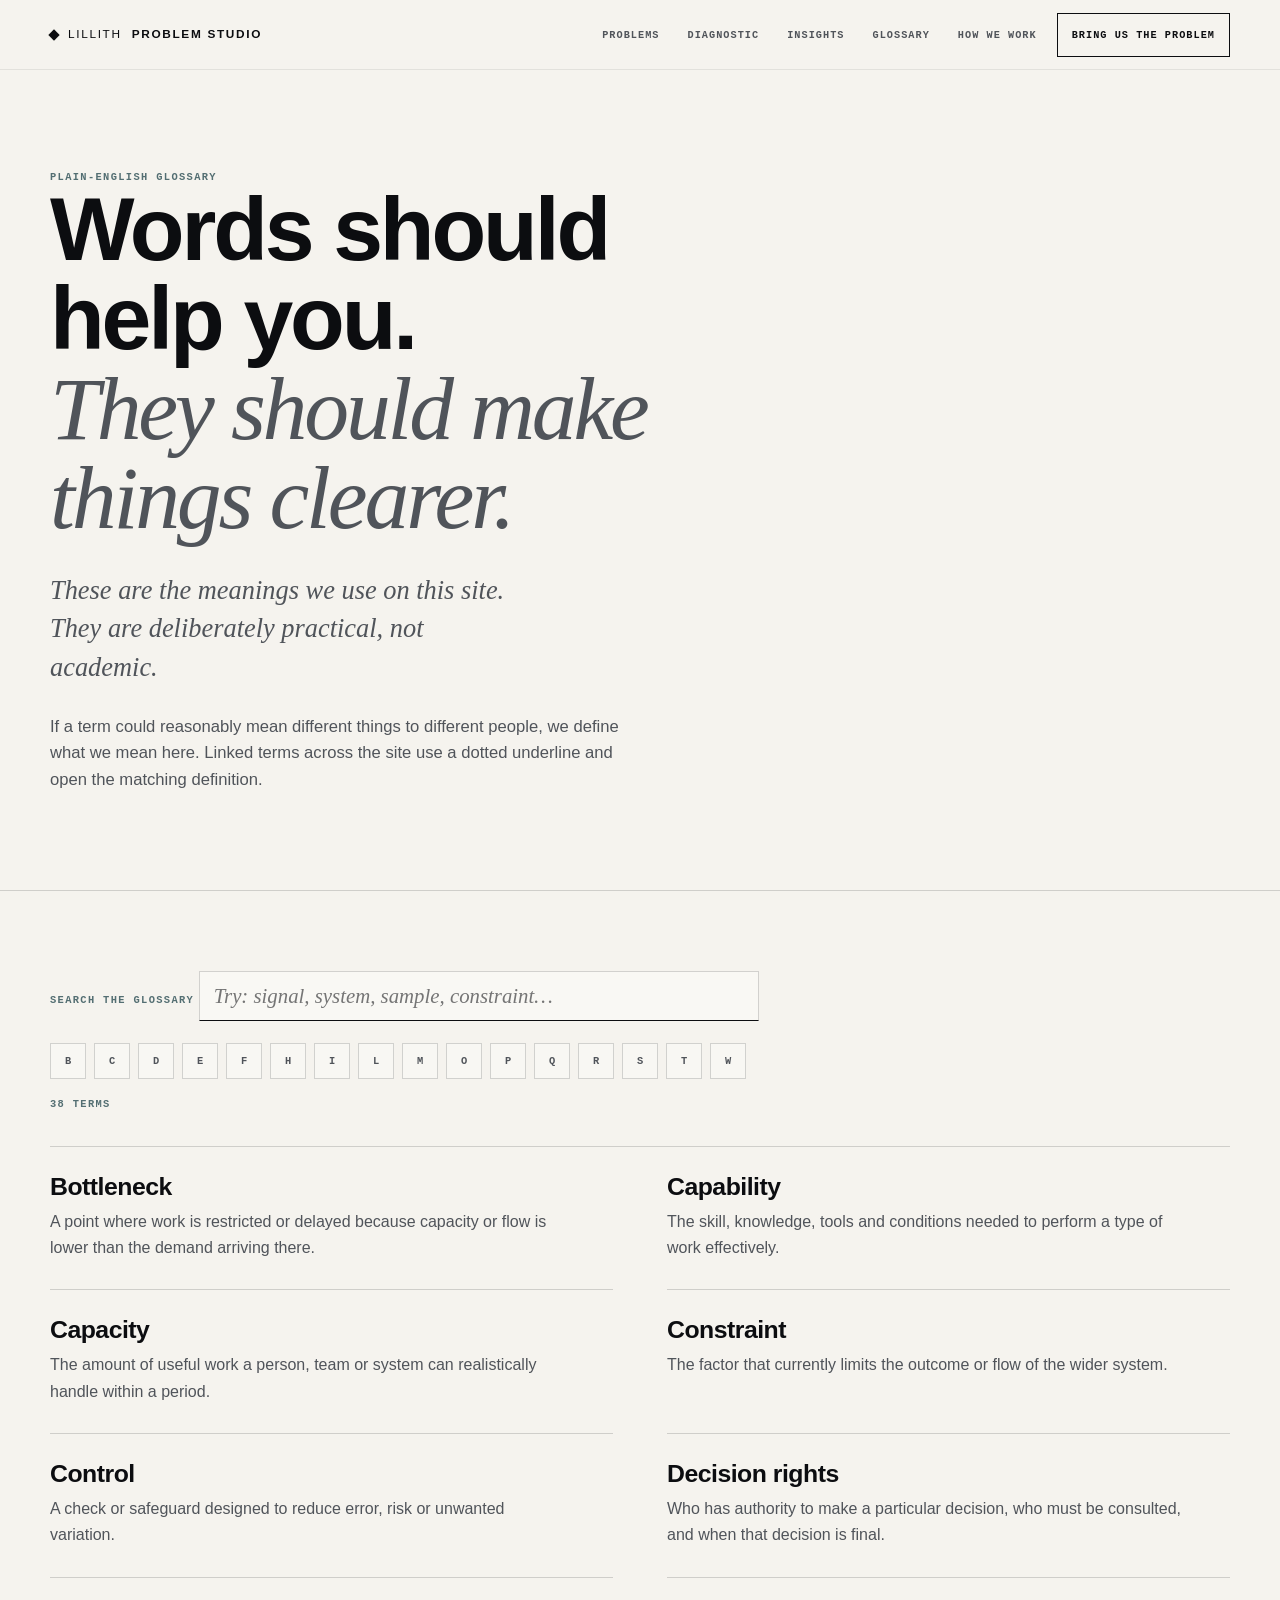
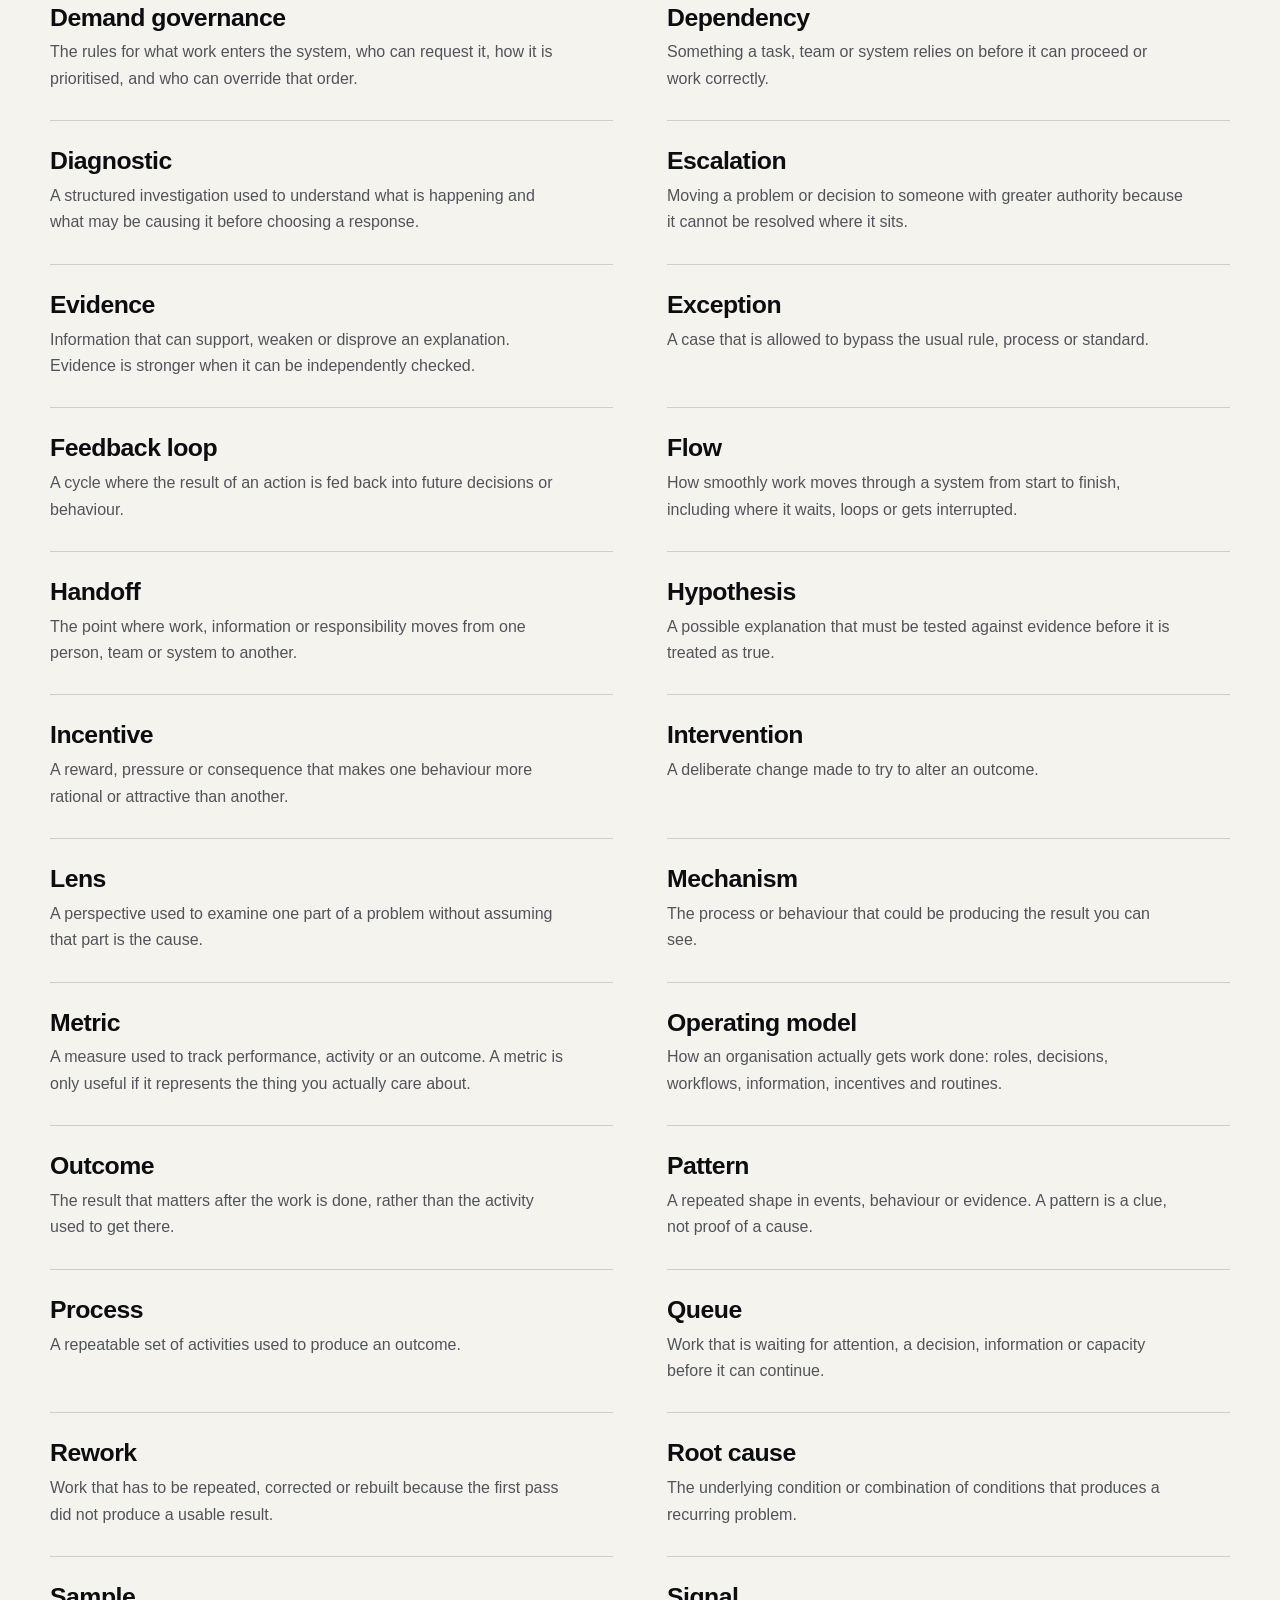
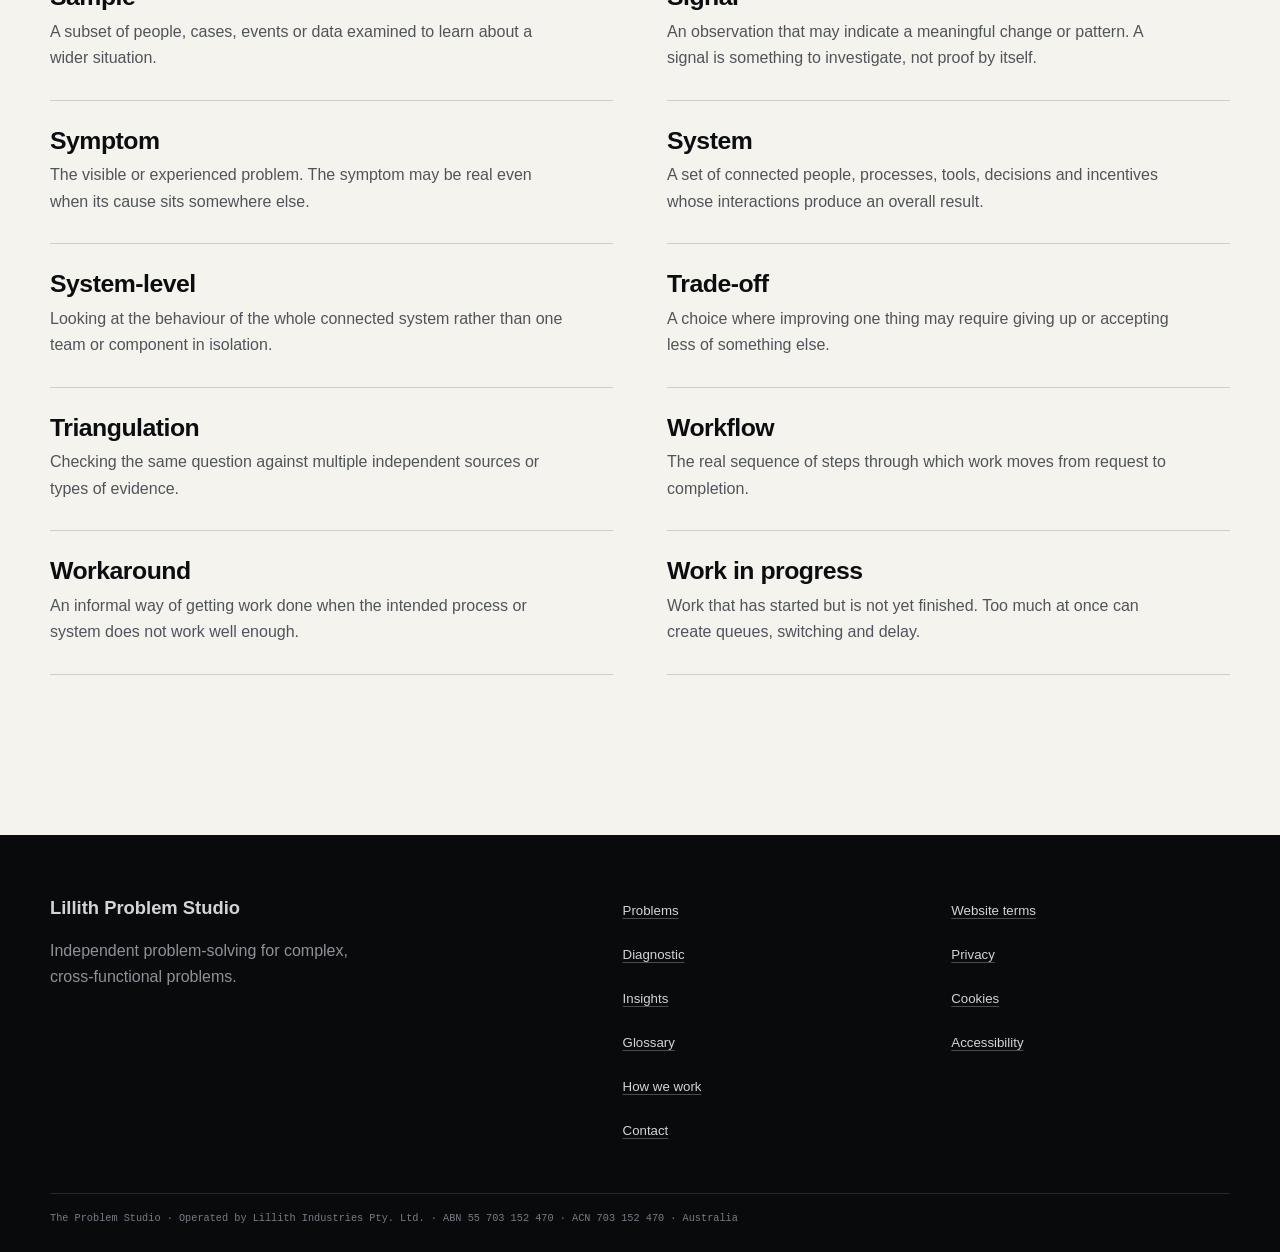
<file: problem-studio-preview/glossary.html>
<!doctype html>
<html lang="en-AU">
<head>
<title>Business Systems Glossary | Lillith Problem Studio</title>
<meta name="description" content="Plain-English definitions for business systems terms such as signal, sample, constraint, handoff, decision rights, workflow, capacity and root cause.">
<meta name="robots" content="index,follow">
<meta property="og:locale" content="en_AU">
<meta property="og:type" content="website">
<meta property="og:site_name" content="Lillith Problem Studio">
<meta property="og:title" content="Business Systems Glossary | Lillith Problem Studio">
<meta property="og:description" content="Plain-English definitions for business systems terms such as signal, sample, constraint, handoff, decision rights, workflow, capacity and root cause.">
<meta name="twitter:card" content="summary">
<meta name="twitter:title" content="Business Systems Glossary | Lillith Problem Studio">
<meta name="twitter:description" content="Plain-English definitions for business systems terms such as signal, sample, constraint, handoff, decision rights, workflow, capacity and root cause.">

  <meta charset="utf-8">
  <meta name="theme-color" content="#f5f3ee"><meta name="color-scheme" content="light"><meta name="viewport" content="width=device-width,initial-scale=1"><link rel="icon" href="favicon.svg" type="image/svg+xml">
  
  
  <link rel="stylesheet" href="page.css">
</head>
<body class="glossary-page"><a class="skip-link" href="#main">Skip to content</a>
<header class="topbar">
  <a class="wordmark" href="index.html"><span></span>Lillith <b>Problem Studio</b></a>
  <nav>
    <a href="problems.html">Problems</a>
    <a href="diagnostic.html">Diagnostic</a>
    <a href="insights.html">Insights</a>
    <a href="glossary.html" aria-current="page">Glossary</a>
    <a href="how-we-work.html">How we work</a>
    <a class="navcta" href="contact.html">Bring us the problem</a>
  </nav>
</header>

<main id="main">
<section class="hero">
  <div class="wrap">
    <div class="micro">Plain-English glossary</div>
    <h1 class="display">Words should help you.<br><em>They should make things clearer.</em></h1>
    <p class="lead">These are the meanings we use on this site. They are deliberately practical, not academic.</p>
    <p class="intro">If a term could reasonably mean different things to different people, we define what we mean here. Linked terms across the site use a dotted underline and open the matching definition.</p>
  </div>
</section>

<section class="section">
  <div class="wrap">
    <label class="micro" for="glossarySearch">Search the glossary</label>
    <input class="search" id="glossarySearch" type="search" placeholder="Try: signal, system, sample, constraint…">
    <div class="glossary-index" id="glossaryIndex" aria-label="Glossary alphabet"></div>
    <div class="micro" id="glossaryCount" style="margin-top:18px">0 terms</div>

    <div class="glossary-grid" id="glossaryGrid">
      <article id="bottleneck" class="glossary-entry" data-term="bottleneck"><h2>Bottleneck</h2><p>A point where work is restricted or delayed because capacity or flow is lower than the demand arriving there.</p></article>
      <article id="capability" class="glossary-entry" data-term="capability"><h2>Capability</h2><p>The skill, knowledge, tools and conditions needed to perform a type of work effectively.</p></article>
      <article id="capacity" class="glossary-entry" data-term="capacity"><h2>Capacity</h2><p>The amount of useful work a person, team or system can realistically handle within a period.</p></article>
      <article id="constraint" class="glossary-entry" data-term="constraint"><h2>Constraint</h2><p>The factor that currently limits the outcome or flow of the wider system.</p></article>
      <article id="control" class="glossary-entry" data-term="control"><h2>Control</h2><p>A check or safeguard designed to reduce error, risk or unwanted variation.</p></article>
      <article id="decision-rights" class="glossary-entry" data-term="decision rights"><h2>Decision rights</h2><p>Who has authority to make a particular decision, who must be consulted, and when that decision is final.</p></article>
      <article id="demand-governance" class="glossary-entry" data-term="demand governance"><h2>Demand governance</h2><p>The rules for what work enters the system, who can request it, how it is prioritised, and who can override that order.</p></article>
      <article id="dependency" class="glossary-entry" data-term="dependency"><h2>Dependency</h2><p>Something a task, team or system relies on before it can proceed or work correctly.</p></article>
      <article id="diagnostic" class="glossary-entry" data-term="diagnostic"><h2>Diagnostic</h2><p>A structured investigation used to understand what is happening and what may be causing it before choosing a response.</p></article>
      <article id="escalation" class="glossary-entry" data-term="escalation"><h2>Escalation</h2><p>Moving a problem or decision to someone with greater authority because it cannot be resolved where it sits.</p></article>
      <article id="evidence" class="glossary-entry" data-term="evidence"><h2>Evidence</h2><p>Information that can support, weaken or disprove an explanation. Evidence is stronger when it can be independently checked.</p></article>
      <article id="exception" class="glossary-entry" data-term="exception"><h2>Exception</h2><p>A case that is allowed to bypass the usual rule, process or standard.</p></article>
      <article id="feedback-loop" class="glossary-entry" data-term="feedback loop"><h2>Feedback loop</h2><p>A cycle where the result of an action is fed back into future decisions or behaviour.</p></article>
      <article id="flow" class="glossary-entry" data-term="flow"><h2>Flow</h2><p>How smoothly work moves through a system from start to finish, including where it waits, loops or gets interrupted.</p></article>
      <article id="handoff" class="glossary-entry" data-term="handoff"><h2>Handoff</h2><p>The point where work, information or responsibility moves from one person, team or system to another.</p></article>
      <article id="hypothesis" class="glossary-entry" data-term="hypothesis"><h2>Hypothesis</h2><p>A possible explanation that must be tested against evidence before it is treated as true.</p></article>
      <article id="incentive" class="glossary-entry" data-term="incentive"><h2>Incentive</h2><p>A reward, pressure or consequence that makes one behaviour more rational or attractive than another.</p></article>
      <article id="intervention" class="glossary-entry" data-term="intervention"><h2>Intervention</h2><p>A deliberate change made to try to alter an outcome.</p></article>
      <article id="lens" class="glossary-entry" data-term="lens"><h2>Lens</h2><p>A perspective used to examine one part of a problem without assuming that part is the cause.</p></article>
      <article id="mechanism" class="glossary-entry" data-term="mechanism"><h2>Mechanism</h2><p>The process or behaviour that could be producing the result you can see.</p></article>
      <article id="metric" class="glossary-entry" data-term="metric"><h2>Metric</h2><p>A measure used to track performance, activity or an outcome. A metric is only useful if it represents the thing you actually care about.</p></article>
      <article id="operating-model" class="glossary-entry" data-term="operating model"><h2>Operating model</h2><p>How an organisation actually gets work done: roles, decisions, workflows, information, incentives and routines.</p></article>
      <article id="outcome" class="glossary-entry" data-term="outcome"><h2>Outcome</h2><p>The result that matters after the work is done, rather than the activity used to get there.</p></article>
      <article id="pattern" class="glossary-entry" data-term="pattern"><h2>Pattern</h2><p>A repeated shape in events, behaviour or evidence. A pattern is a clue, not proof of a cause.</p></article>
      <article id="process" class="glossary-entry" data-term="process"><h2>Process</h2><p>A repeatable set of activities used to produce an outcome.</p></article>
      <article id="queue" class="glossary-entry" data-term="queue"><h2>Queue</h2><p>Work that is waiting for attention, a decision, information or capacity before it can continue.</p></article>
      <article id="rework" class="glossary-entry" data-term="rework"><h2>Rework</h2><p>Work that has to be repeated, corrected or rebuilt because the first pass did not produce a usable result.</p></article>
      <article id="root-cause" class="glossary-entry" data-term="root cause"><h2>Root cause</h2><p>The underlying condition or combination of conditions that produces a recurring problem.</p></article>
      <article id="sample" class="glossary-entry" data-term="sample"><h2>Sample</h2><p>A subset of people, cases, events or data examined to learn about a wider situation.</p></article>
      <article id="signal" class="glossary-entry" data-term="signal"><h2>Signal</h2><p>An observation that may indicate a meaningful change or pattern. A signal is something to investigate, not proof by itself.</p></article>
      <article id="symptom" class="glossary-entry" data-term="symptom"><h2>Symptom</h2><p>The visible or experienced problem. The symptom may be real even when its cause sits somewhere else.</p></article>
      <article id="system" class="glossary-entry" data-term="system"><h2>System</h2><p>A set of connected people, processes, tools, decisions and incentives whose interactions produce an overall result.</p></article>
      <article id="system-level" class="glossary-entry" data-term="system level"><h2>System-level</h2><p>Looking at the behaviour of the whole connected system rather than one team or component in isolation.</p></article>
      <article id="trade-off" class="glossary-entry" data-term="trade-off"><h2>Trade-off</h2><p>A choice where improving one thing may require giving up or accepting less of something else.</p></article>
      <article id="triangulation" class="glossary-entry" data-term="triangulation"><h2>Triangulation</h2><p>Checking the same question against multiple independent sources or types of evidence.</p></article>
      <article id="workflow" class="glossary-entry" data-term="workflow"><h2>Workflow</h2><p>The real sequence of steps through which work moves from request to completion.</p></article>
      <article id="workaround" class="glossary-entry" data-term="workaround"><h2>Workaround</h2><p>An informal way of getting work done when the intended process or system does not work well enough.</p></article>
      <article id="work-in-progress" class="glossary-entry" data-term="work in progress"><h2>Work in progress</h2><p>Work that has started but is not yet finished. Too much at once can create queues, switching and delay.</p></article>
    </div>

    <div class="glossary-empty" id="glossaryEmpty" hidden>
      <p class="lead">No match yet.</p>
      <p class="intro">If a word on the site feels unclear and it is missing here, tell us. The glossary should grow with the language people actually need explained.</p>
    </div>
  </div>
</section>
</main>

<footer class="footer">
  <div class="wrap footgrid">
    <div><strong>Lillith Problem Studio</strong><p>Independent problem-solving for complex, cross-functional problems.</p></div>
    <div><a href="problems.html">Problems</a><a href="diagnostic.html">Diagnostic</a><a href="insights.html">Insights</a><a href="glossary.html">Glossary</a><a href="how-we-work.html">How we work</a><a href="contact.html">Contact</a></div>
    <div><a href="terms.html">Website terms</a><a href="privacy.html">Privacy</a><a href="cookies.html">Cookies</a><a href="accessibility.html">Accessibility</a></div>
  </div>
  <div class="wrap legal">The Problem Studio · Operated by Lillith Industries Pty. Ltd. · ABN 55 703 152 470 · ACN 703 152 470 · Australia</div>
</footer>

<script>
(() => {
  const entries=[...document.querySelectorAll('.glossary-entry')];
  const search=document.getElementById('glossarySearch');
  const count=document.getElementById('glossaryCount');
  const empty=document.getElementById('glossaryEmpty');
  const index=document.getElementById('glossaryIndex');
  const letters=[...new Set(entries.map(e=>e.querySelector('h2').textContent.trim()[0].toUpperCase()))];
  letters.forEach(letter=>{
    const a=document.createElement('a');
    a.href='#'+entries.find(e=>e.querySelector('h2').textContent.trim().startsWith(letter)).id;
    a.textContent=letter;
    index.appendChild(a);
  });
  function apply(){
    const q=search.value.trim().toLowerCase();
    let visible=0;
    entries.forEach(e=>{
      const show=!q || e.textContent.toLowerCase().includes(q);
      e.hidden=!show;
      if(show) visible++;
    });
    count.textContent=visible+' '+(visible===1?'term':'terms');
    empty.hidden=visible!==0;
  }
  search.addEventListener('input',apply);
  apply();
})();
</script>
<script src="site-ui.js"></script><script src="privacy-consent.js"></script></body>
</html>
</file>
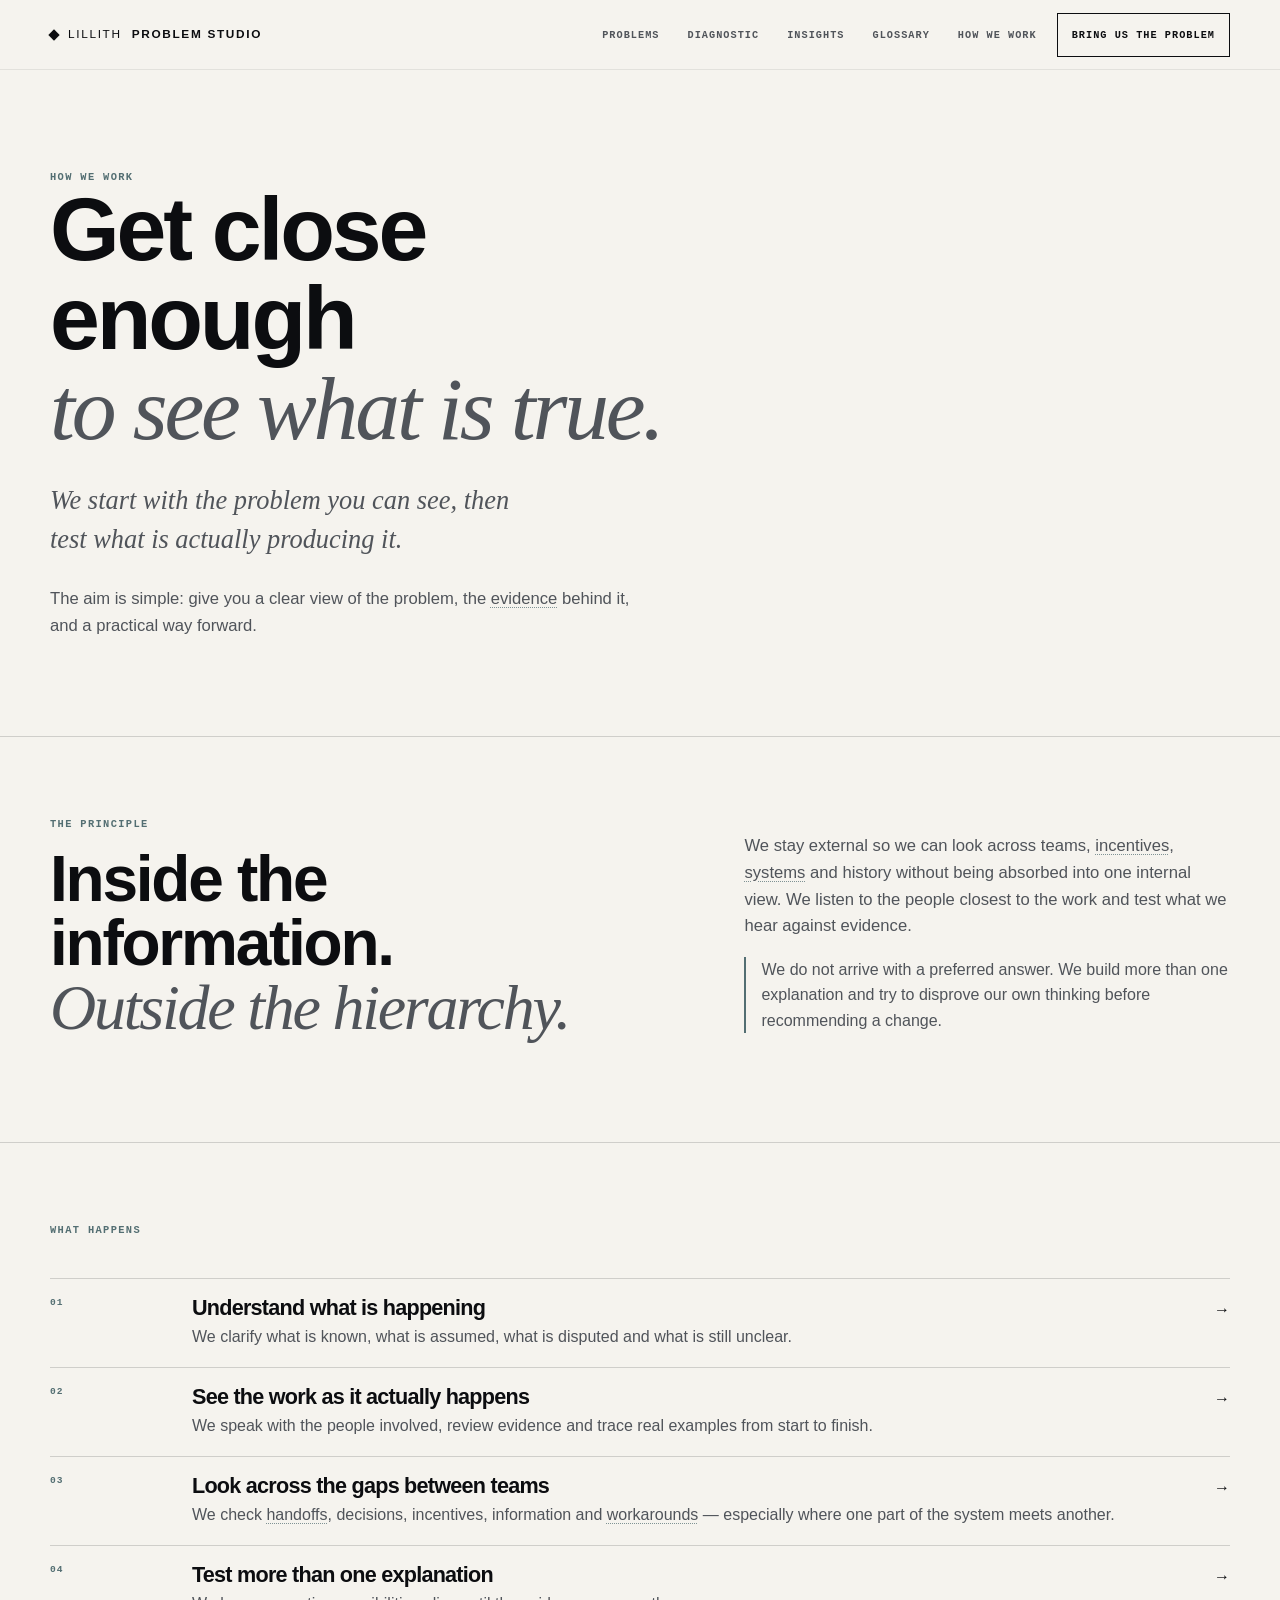
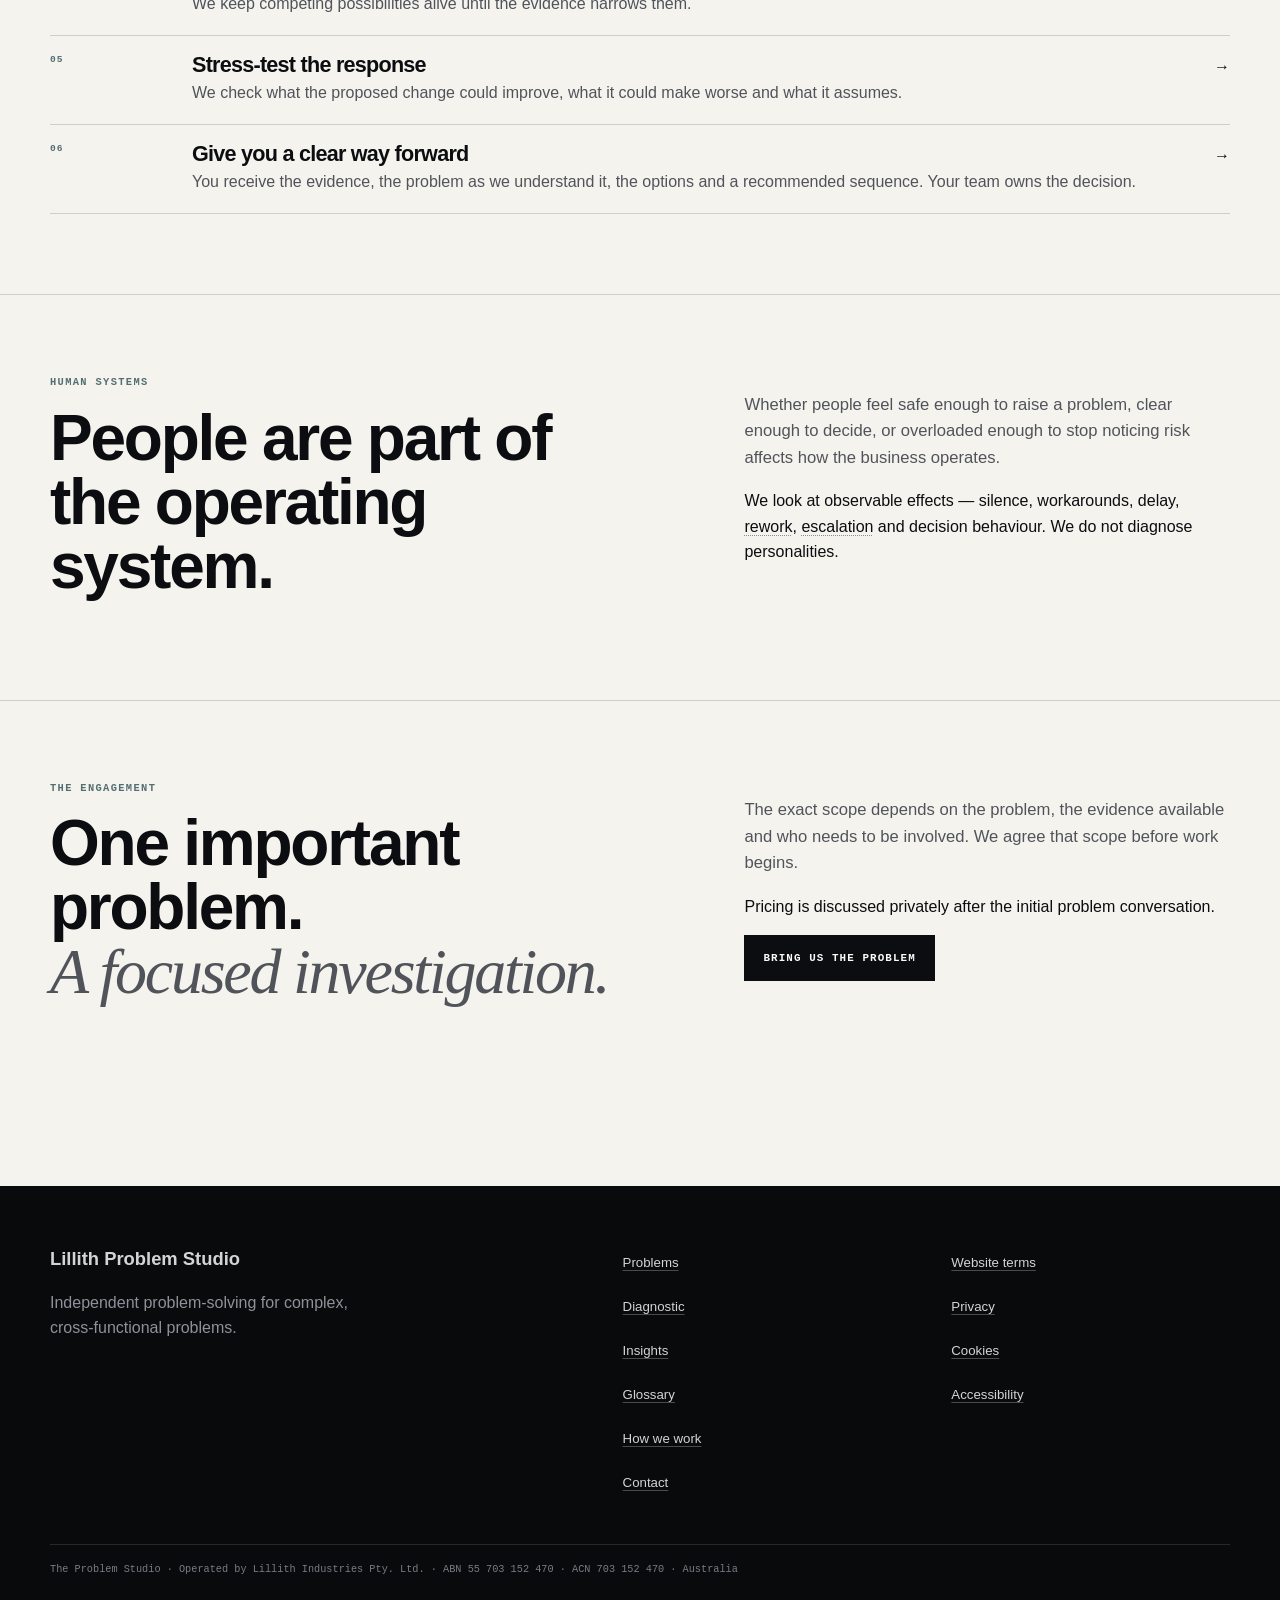
<file: problem-studio-preview/how-we-work.html>
<!doctype html><html lang="en-AU"><head>
<title>Diagnosing Complex Business Problems | Lillith Problem Studio</title>
<meta name="description" content="See how Lillith Problem Studio investigates complex business problems across people, decisions, systems, customers, technology, incentives and evidence.">
<meta name="robots" content="noindex,nofollow">
<meta property="og:locale" content="en_AU">
<meta property="og:type" content="website">
<meta property="og:site_name" content="Lillith Problem Studio">
<meta property="og:title" content="Diagnosing Complex Business Problems | Lillith Problem Studio">
<meta property="og:description" content="See how Lillith Problem Studio investigates complex business problems across people, decisions, systems, customers, technology, incentives and evidence.">
<meta name="twitter:card" content="summary">
<meta name="twitter:title" content="Diagnosing Complex Business Problems | Lillith Problem Studio">
<meta name="twitter:description" content="See how Lillith Problem Studio investigates complex business problems across people, decisions, systems, customers, technology, incentives and evidence.">
<meta charset="utf-8"><meta name="theme-color" content="#f5f3ee"><meta name="color-scheme" content="light"><meta name="viewport" content="width=device-width,initial-scale=1"><link rel="icon" href="favicon.svg" type="image/svg+xml"><link rel="stylesheet" href="page.css"></head><body><a class="skip-link" href="#main">Skip to content</a>
<header class="topbar">
  <a class="wordmark" href="index.html"><span></span>Lillith <b>Problem Studio</b></a>
  <nav>
    <a href="problems.html">Problems</a>
    <a href="diagnostic.html">Diagnostic</a>
    <a href="insights.html">Insights</a>
    <a href="glossary.html">Glossary</a>
    <a href="how-we-work.html">How we work</a>
    <a class="navcta" href="contact.html">Bring us the problem</a>
  </nav>
</header>
<main id="main">
<section class="hero"><div class="wrap"><div class="micro">How we work</div><h1 class="display">Get close enough<br><em>to see what is true.</em></h1><p class="lead">We start with the problem you can see, then test what is actually producing it.</p><p class="intro">The aim is simple: give you a clear view of the problem, the evidence behind it, and a practical way forward.</p></div></section>
<section class="section"><div class="wrap split"><div><div class="micro">The principle</div><h2>Inside the information.<br><em>Outside the hierarchy.</em></h2></div><div><p class="intro">We stay external so we can look across teams, incentives, systems and history without being absorbed into one internal view. We listen to the people closest to the work and test what we hear against evidence.</p><p class="note">We do not arrive with a preferred answer. We build more than one explanation and try to disprove our own thinking before recommending a change.</p></div></div></section>
<section class="section"><div class="wrap"><div class="micro">What happens</div><div class="list">
<div class="row"><span class="kind">01</span><div><h3>Understand what is happening</h3><p>We clarify what is known, what is assumed, what is disputed and what is still unclear.</p></div><span>→</span></div>
<div class="row"><span class="kind">02</span><div><h3>See the work as it actually happens</h3><p>We speak with the people involved, review evidence and trace real examples from start to finish.</p></div><span>→</span></div>
<div class="row"><span class="kind">03</span><div><h3>Look across the gaps between teams</h3><p>We check handoffs, decisions, incentives, information and workarounds — especially where one part of the system meets another.</p></div><span>→</span></div>
<div class="row"><span class="kind">04</span><div><h3>Test more than one explanation</h3><p>We keep competing possibilities alive until the evidence narrows them.</p></div><span>→</span></div>
<div class="row"><span class="kind">05</span><div><h3>Stress-test the response</h3><p>We check what the proposed change could improve, what it could make worse and what it assumes.</p></div><span>→</span></div>
<div class="row"><span class="kind">06</span><div><h3>Give you a clear way forward</h3><p>You receive the evidence, the problem as we understand it, the options and a recommended sequence. Your team owns the decision.</p></div><span>→</span></div>
</div></div></section>
<section class="section"><div class="wrap split"><div><div class="micro">Human systems</div><h2>People are part of the operating system.</h2></div><div><p class="intro">Whether people feel safe enough to raise a problem, clear enough to decide, or overloaded enough to stop noticing risk affects how the business operates.</p><p>We look at observable effects — silence, workarounds, delay, rework, escalation and decision behaviour. We do not diagnose personalities.</p></div></div></section>
<section class="section"><div class="wrap split"><div><div class="micro">The engagement</div><h2>One important problem.<br><em>A focused investigation.</em></h2></div><div><p class="intro">The exact scope depends on the problem, the evidence available and who needs to be involved. We agree that scope before work begins.</p><p>Pricing is discussed privately after the initial problem conversation.</p><a class="btn primary" href="contact.html">Bring us the problem</a></div></div></section>
</main>
<footer class="footer">
  <div class="wrap footgrid">
    <div><strong>Lillith Problem Studio</strong><p>Independent problem-solving for complex, cross-functional problems.</p></div>
    <div><a href="problems.html">Problems</a><a href="diagnostic.html">Diagnostic</a><a href="insights.html">Insights</a><a href="glossary.html">Glossary</a><a href="how-we-work.html">How we work</a><a href="contact.html">Contact</a></div>
    <div><a href="terms.html">Website terms</a><a href="privacy.html">Privacy</a><a href="cookies.html">Cookies</a><a href="accessibility.html">Accessibility</a></div>
  </div>
  <div class="wrap legal">The Problem Studio · Operated by Lillith Industries Pty. Ltd. · ABN 55 703 152 470 · ACN 703 152 470 · Australia</div>
</footer><script src="glossary.js"></script><script src="site-ui.js"></script><script src="privacy-consent.js"></script></body></html>
</file>
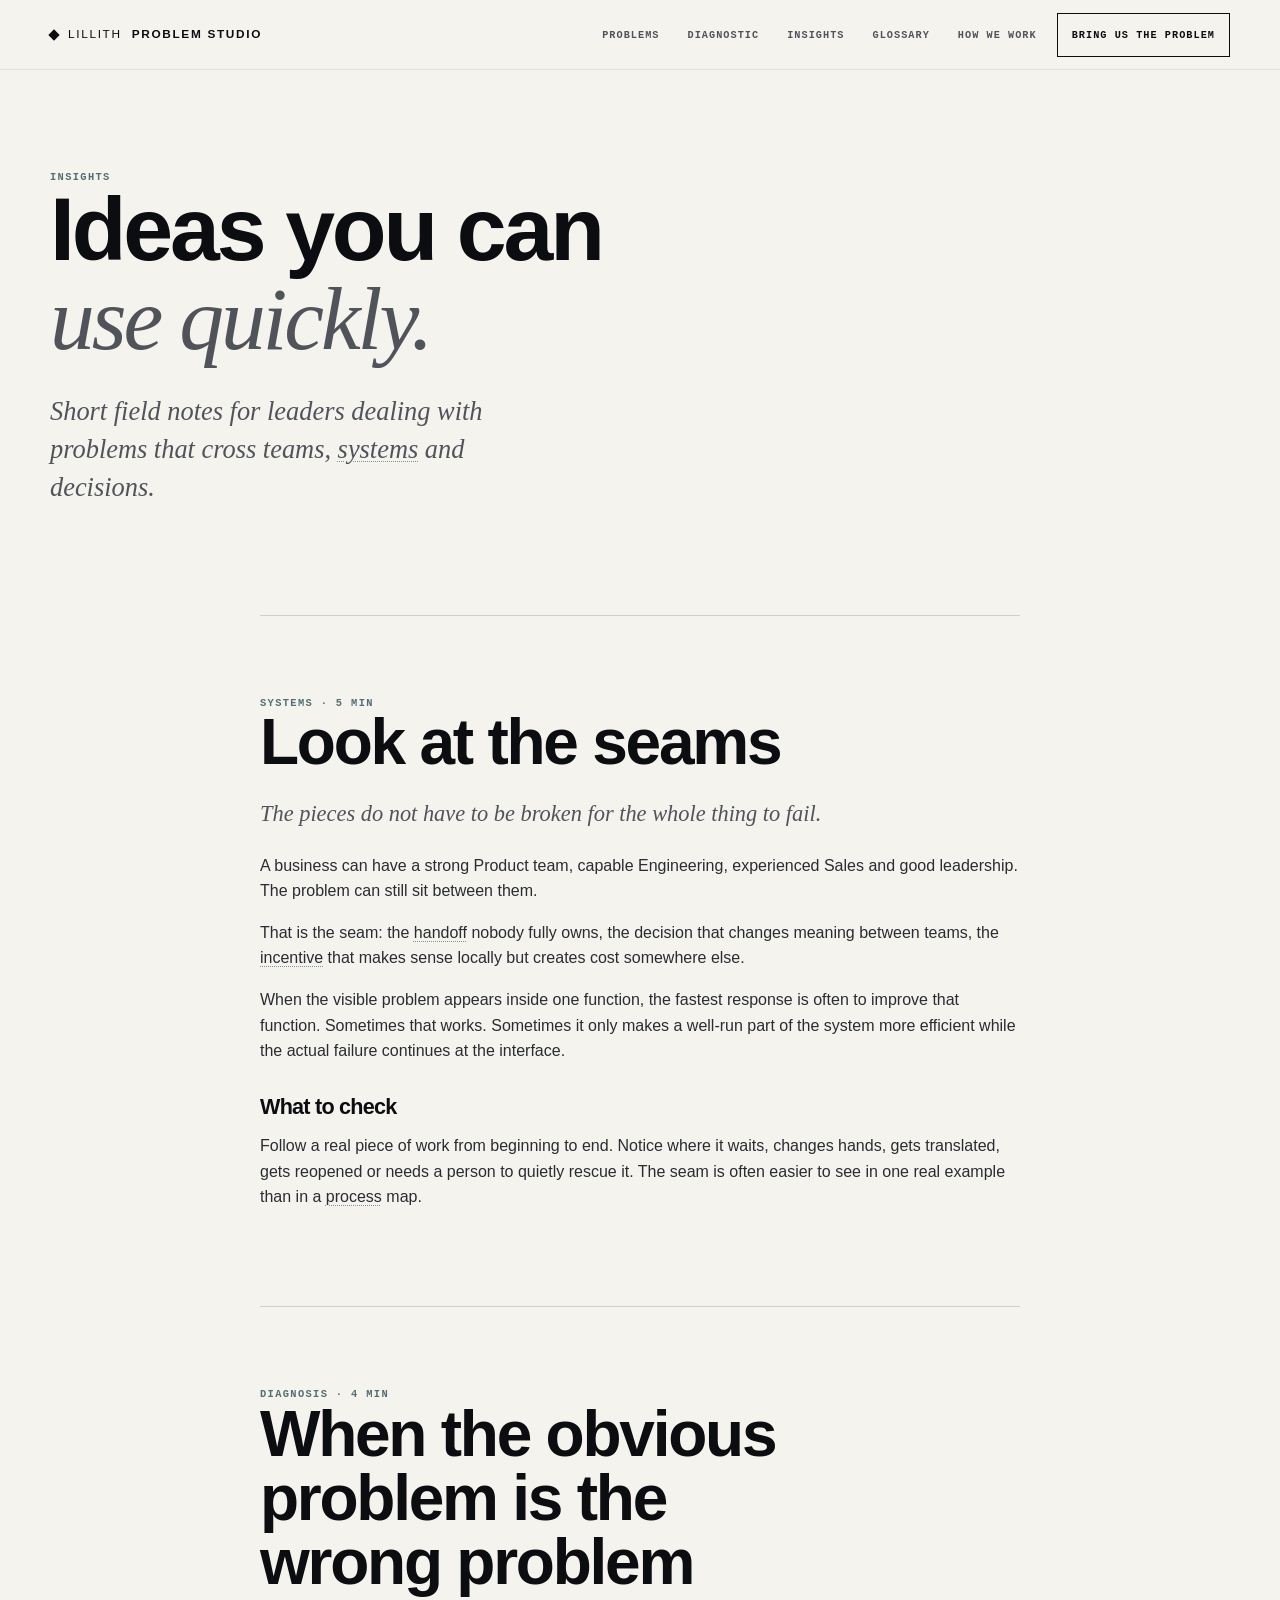
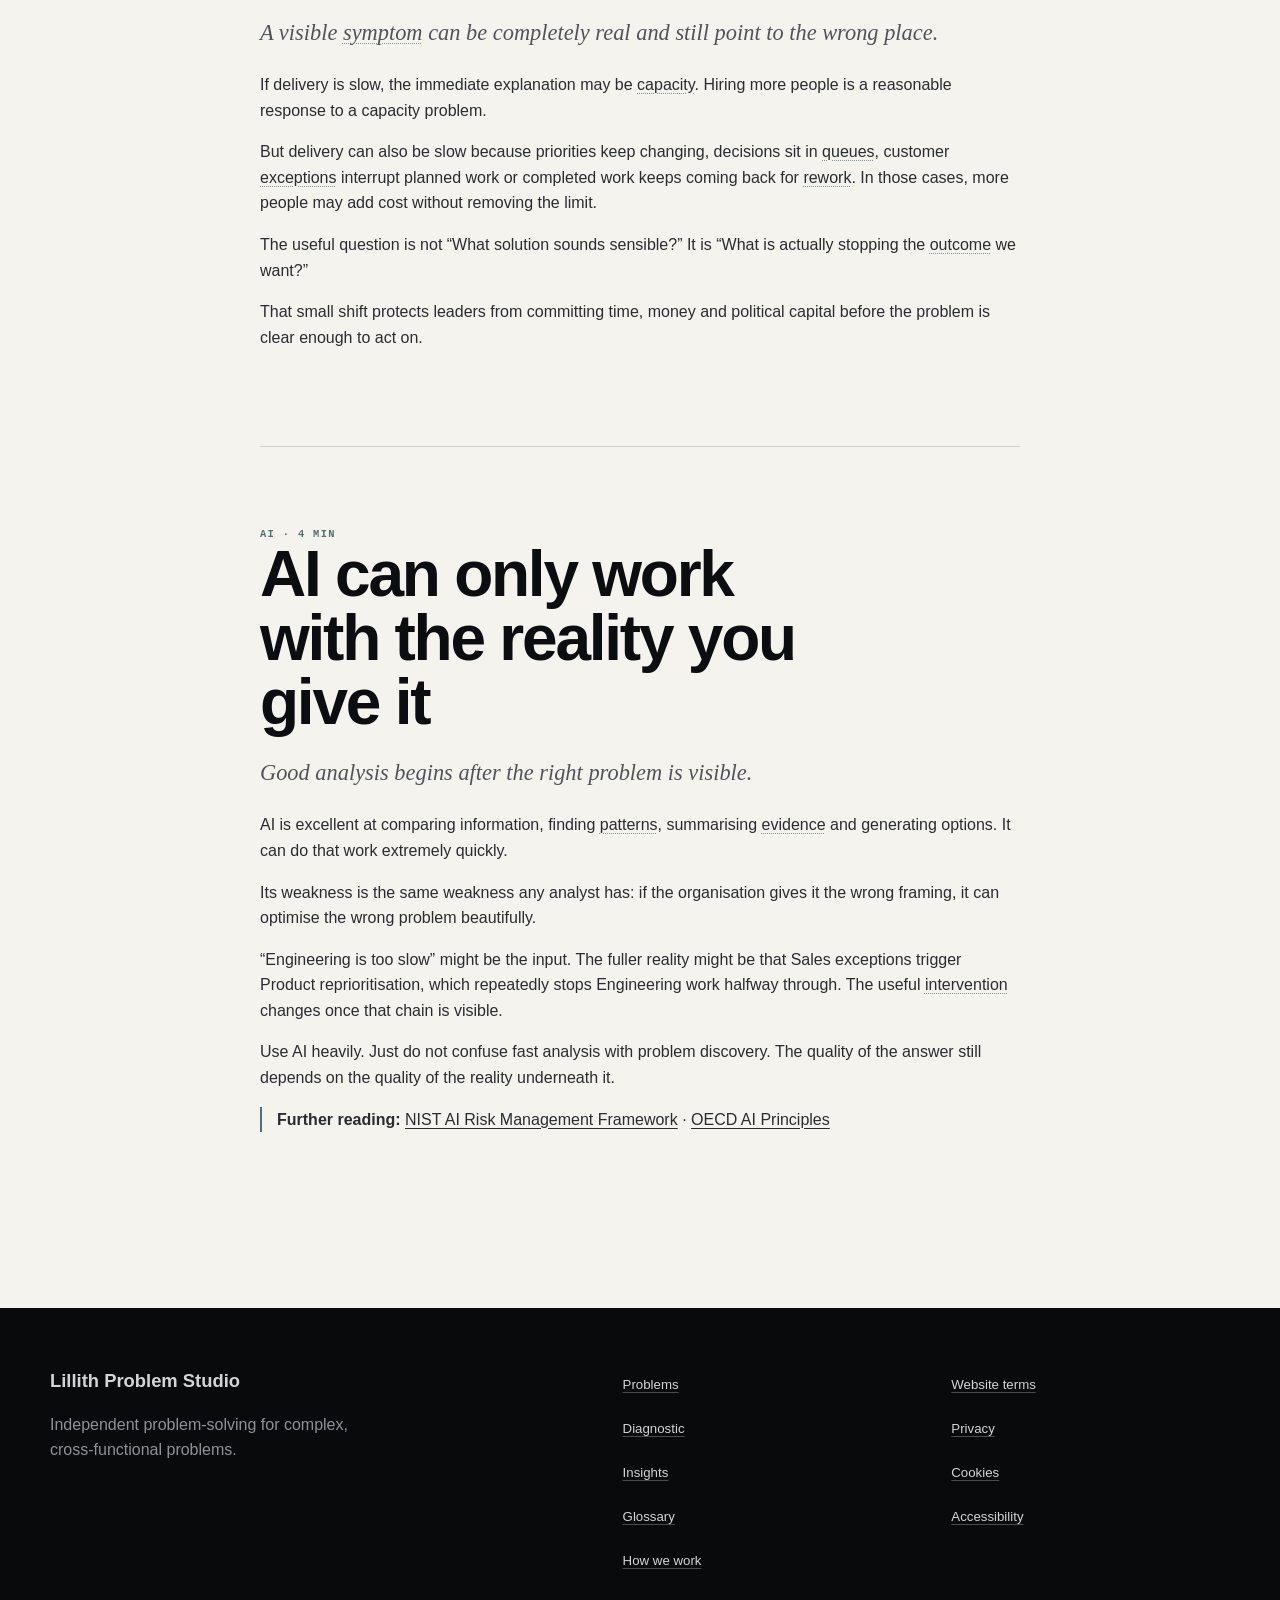
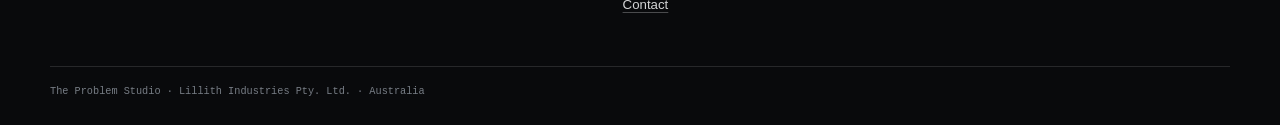
<file: problem-studio-preview/insights.html>
<!doctype html><html lang="en-AU"><head>
<title>Business Problem-Solving Insights | Lillith Problem Studio</title>
<meta name="description" content="Clear field notes on complex business problems, cross-functional systems, product and operational friction, decision quality and responsible AI use.">
<meta name="robots" content="noindex,nofollow">
<meta property="og:locale" content="en_AU">
<meta property="og:type" content="website">
<meta property="og:site_name" content="Lillith Problem Studio">
<meta property="og:title" content="Business Problem-Solving Insights | Lillith Problem Studio">
<meta property="og:description" content="Clear field notes on complex business problems, cross-functional systems, product and operational friction, decision quality and responsible AI use.">
<meta name="twitter:card" content="summary">
<meta name="twitter:title" content="Business Problem-Solving Insights | Lillith Problem Studio">
<meta name="twitter:description" content="Clear field notes on complex business problems, cross-functional systems, product and operational friction, decision quality and responsible AI use.">
<meta charset="utf-8"><meta name="theme-color" content="#f5f3ee"><meta name="color-scheme" content="light"><meta name="viewport" content="width=device-width,initial-scale=1"><link rel="icon" href="favicon.svg" type="image/svg+xml"><link rel="stylesheet" href="page.css"></head><body><a class="skip-link" href="#main">Skip to content</a>
<header class="topbar">
  <a class="wordmark" href="index.html"><span></span>Lillith <b>Problem Studio</b></a>
  <nav>
    <a href="problems.html">Problems</a>
    <a href="diagnostic.html">Diagnostic</a>
    <a href="insights.html">Insights</a>
    <a href="glossary.html">Glossary</a>
    <a href="how-we-work.html">How we work</a>
    <a class="navcta" href="contact.html">Bring us the problem</a>
  </nav>
</header>
<main id="main">
<section class="hero"><div class="wrap"><div class="micro">Insights</div><h1 class="display">Ideas you can<br><em>use quickly.</em></h1><p class="lead">Short field notes for leaders dealing with problems that cross teams, systems and decisions.</p></div></section>

<article class="article" id="seams"><div class="micro">Systems · 5 min</div><h2>Look at the seams</h2><p class="standfirst">The pieces do not have to be broken for the whole thing to fail.</p><p>A business can have a strong Product team, capable Engineering, experienced Sales and good leadership. The problem can still sit between them.</p><p>That is the seam: the handoff nobody fully owns, the decision that changes meaning between teams, the incentive that makes sense locally but creates cost somewhere else.</p><p>When the visible problem appears inside one function, the fastest response is often to improve that function. Sometimes that works. Sometimes it only makes a well-run part of the system more efficient while the actual failure continues at the interface.</p><h3>What to check</h3><p>Follow a real piece of work from beginning to end. Notice where it waits, changes hands, gets translated, gets reopened or needs a person to quietly rescue it. The seam is often easier to see in one real example than in a process map.</p></article>

<article class="article" id="wrong-problem"><div class="micro">Diagnosis · 4 min</div><h2>When the obvious problem is the wrong problem</h2><p class="standfirst">A visible symptom can be completely real and still point to the wrong place.</p><p>If delivery is slow, the immediate explanation may be capacity. Hiring more people is a reasonable response to a capacity problem.</p><p>But delivery can also be slow because priorities keep changing, decisions sit in queues, customer exceptions interrupt planned work or completed work keeps coming back for rework. In those cases, more people may add cost without removing the limit.</p><p>The useful question is not “What solution sounds sensible?” It is “What is actually stopping the outcome we want?”</p><p>That small shift protects leaders from committing time, money and political capital before the problem is clear enough to act on.</p></article>

<article class="article" id="ai-reality"><div class="micro">AI · 4 min</div><h2>AI can only work with the reality you give it</h2><p class="standfirst">Good analysis begins after the right problem is visible.</p><p>AI is excellent at comparing information, finding patterns, summarising evidence and generating options. It can do that work extremely quickly.</p><p>Its weakness is the same weakness any analyst has: if the organisation gives it the wrong framing, it can optimise the wrong problem beautifully.</p><p>“Engineering is too slow” might be the input. The fuller reality might be that Sales exceptions trigger Product reprioritisation, which repeatedly stops Engineering work halfway through. The useful intervention changes once that chain is visible.</p><p>Use AI heavily. Just do not confuse fast analysis with problem discovery. The quality of the answer still depends on the quality of the reality underneath it.</p>
  <p class="note"><strong>Further reading:</strong> <a href="https://www.nist.gov/itl/ai-risk-management-framework" target="_blank" rel="noopener">NIST AI Risk Management Framework</a> · <a href="https://www.oecd.org/en/topics/ai-principles.html" target="_blank" rel="noopener">OECD AI Principles</a></p></article>
</main>
<footer class="footer">
  <div class="wrap footgrid">
    <div><strong>Lillith Problem Studio</strong><p>Independent problem-solving for complex, cross-functional problems.</p></div>
    <div><a href="problems.html">Problems</a><a href="diagnostic.html">Diagnostic</a><a href="insights.html">Insights</a><a href="glossary.html">Glossary</a><a href="how-we-work.html">How we work</a><a href="contact.html">Contact</a></div>
    <div><a href="terms.html">Website terms</a><a href="privacy.html">Privacy</a><a href="cookies.html">Cookies</a><a href="accessibility.html">Accessibility</a></div>
  </div>
  <div class="wrap legal">Lillith Problem Studio · Australia · Trading structure and legal entity details to be verified before production launch.</div>
</footer><script src="glossary.js"></script><script src="site-ui.js"></script><script src="privacy-consent.js"></script></body></html>
</file>
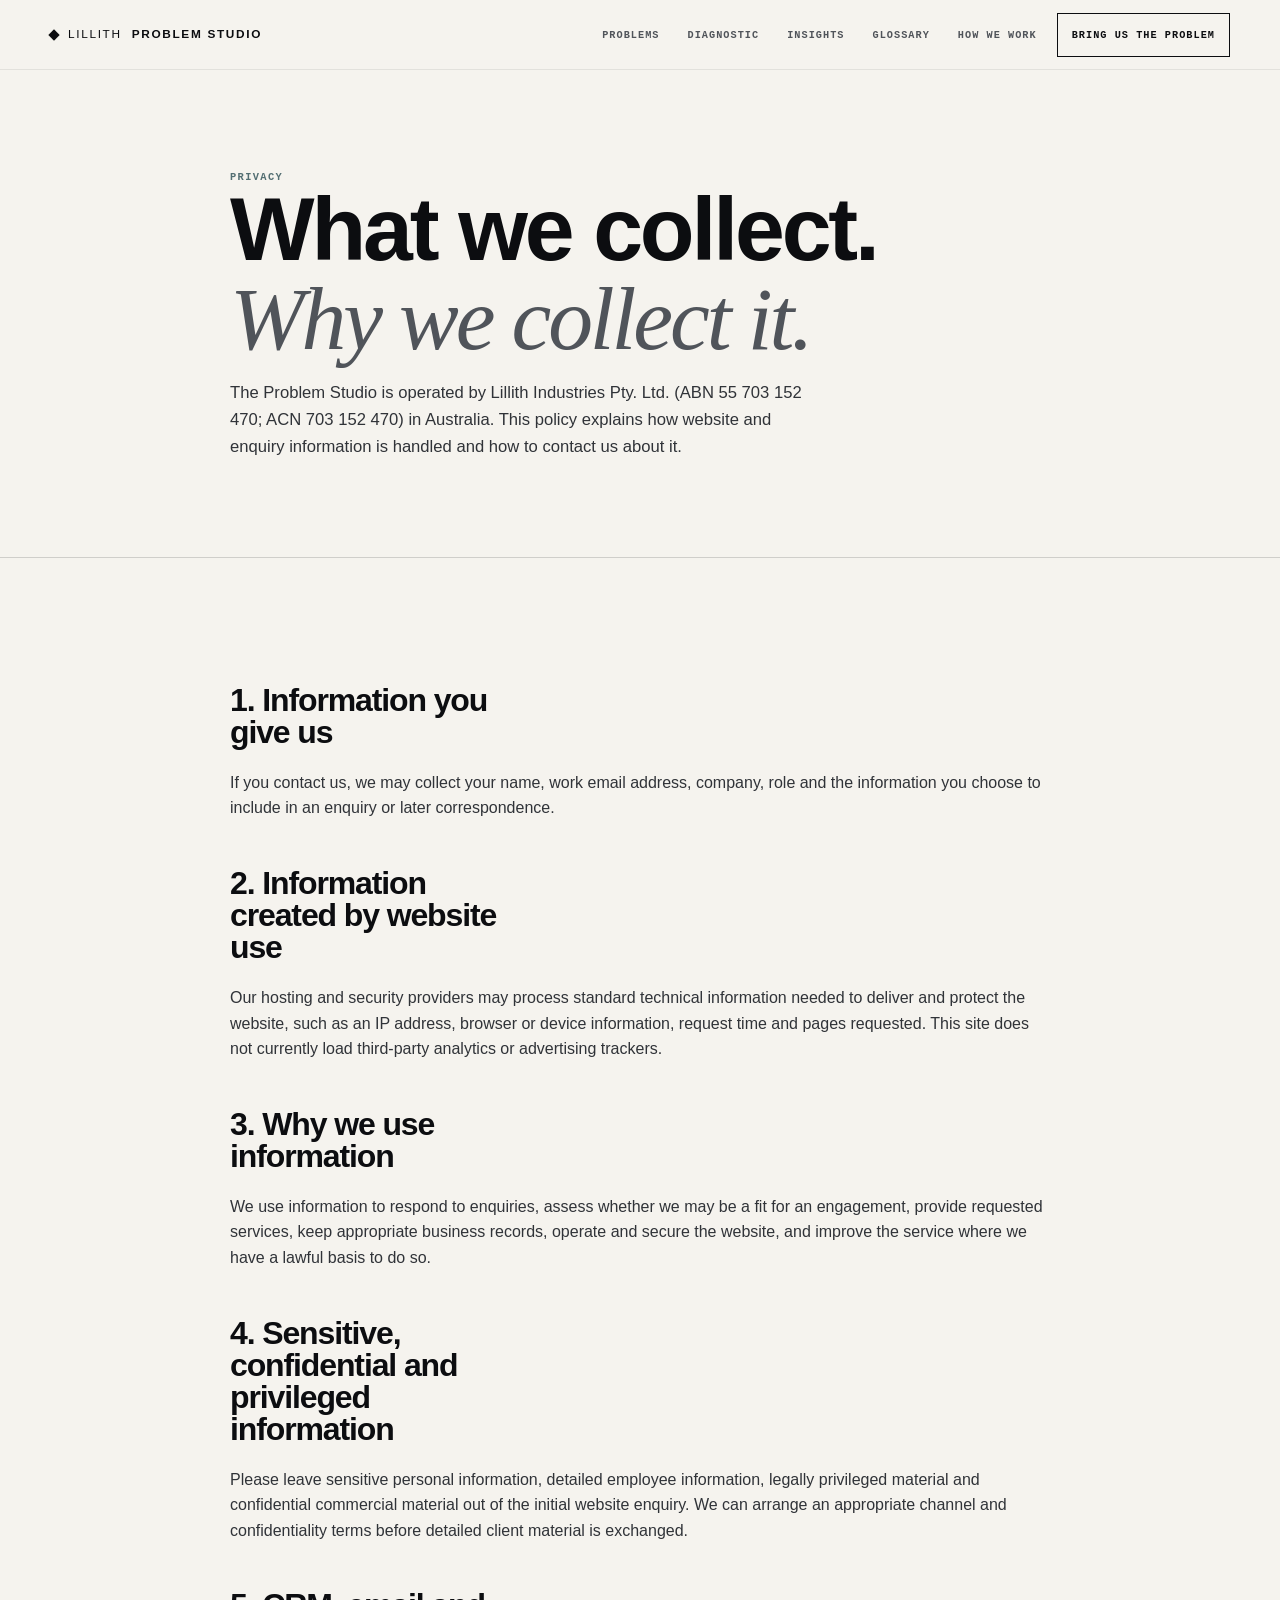
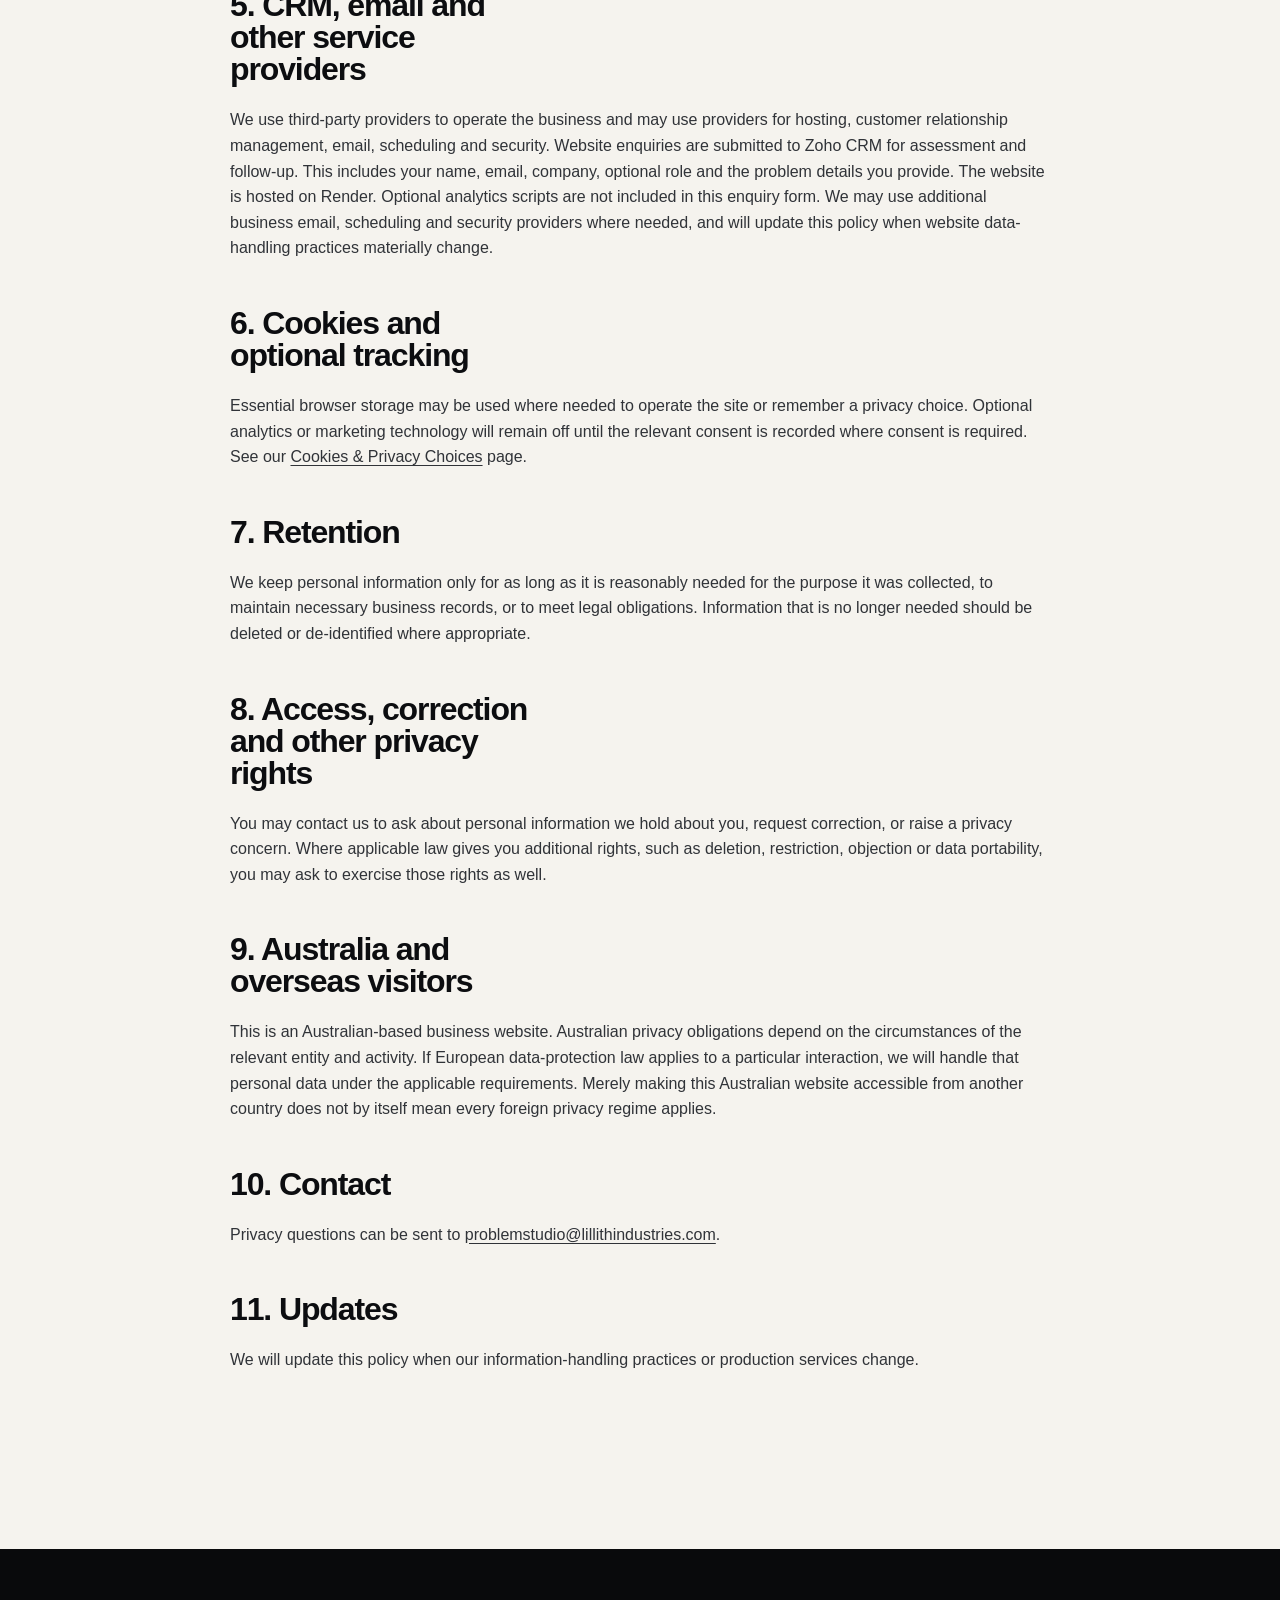
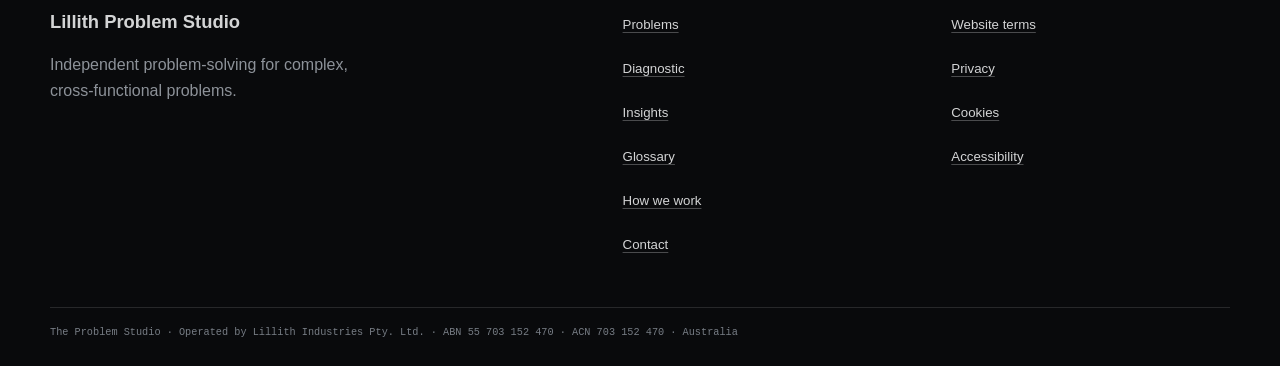
<file: problem-studio-preview/privacy.html>
<!doctype html><html lang="en-AU"><head>
<title>Privacy | Lillith Problem Studio</title>
<meta name="description" content="Privacy information for Lillith Problem Studio website enquiries and site use.">
<meta name="robots" content="index,follow">
<meta property="og:locale" content="en_AU">
<meta property="og:type" content="website">
<meta property="og:site_name" content="Lillith Problem Studio">
<meta property="og:title" content="Privacy | Lillith Problem Studio">
<meta property="og:description" content="Privacy information for Lillith Problem Studio website enquiries and site use.">
<meta name="twitter:card" content="summary">
<meta name="twitter:title" content="Privacy | Lillith Problem Studio">
<meta name="twitter:description" content="Privacy information for Lillith Problem Studio website enquiries and site use.">
<meta charset="utf-8"><meta name="theme-color" content="#f5f3ee"><meta name="color-scheme" content="light"><meta name="viewport" content="width=device-width,initial-scale=1"><link rel="icon" href="favicon.svg" type="image/svg+xml"><link rel="stylesheet" href="page.css"></head><body><a class="skip-link" href="#main">Skip to content</a>
<header class="topbar">
  <a class="wordmark" href="index.html"><span></span>Lillith <b>Problem Studio</b></a>
  <nav>
    <a href="problems.html">Problems</a>
    <a href="diagnostic.html">Diagnostic</a>
    <a href="insights.html">Insights</a>
    <a href="glossary.html">Glossary</a>
    <a href="how-we-work.html">How we work</a>
    <a class="navcta" href="contact.html">Bring us the problem</a>
  </nav>
</header>
<main id="main">
<section class="hero"><div class="wrap legal-copy"><div class="micro">Privacy</div><h1 class="display">What we collect.<br><em>Why we collect it.</em></h1><p class="intro">The Problem Studio is operated by Lillith Industries Pty. Ltd. (ABN 55 703 152 470; ACN 703 152 470) in Australia. This policy explains how website and enquiry information is handled and how to contact us about it.</p></div></section>
<section class="section"><div class="wrap legal-copy">
<h2>1. Information you give us</h2><p>If you contact us, we may collect your name, work email address, company, role and the information you choose to include in an enquiry or later correspondence.</p>
<h2>2. Information created by website use</h2><p>Our hosting and security providers may process standard technical information needed to deliver and protect the website, such as an IP address, browser or device information, request time and pages requested. This site does not currently load third-party analytics or advertising trackers.</p>
<h2>3. Why we use information</h2><p>We use information to respond to enquiries, assess whether we may be a fit for an engagement, provide requested services, keep appropriate business records, operate and secure the website, and improve the service where we have a lawful basis to do so.</p>
<h2>4. Sensitive, confidential and privileged information</h2><p>Please leave sensitive personal information, detailed employee information, legally privileged material and confidential commercial material out of the initial website enquiry. We can arrange an appropriate channel and confidentiality terms before detailed client material is exchanged.</p>
<h2>5. CRM, email and other service providers</h2><p>We use third-party providers to operate the business and may use providers for hosting, customer relationship management, email, scheduling and security. Website enquiries are submitted to Zoho CRM for assessment and follow-up. This includes your name, email, company, optional role and the problem details you provide. The website is hosted on Render. Optional analytics scripts are not included in this enquiry form. We may use additional business email, scheduling and security providers where needed, and will update this policy when website data-handling practices materially change.</p>
<h2>6. Cookies and optional tracking</h2><p>Essential browser storage may be used where needed to operate the site or remember a privacy choice. Optional analytics or marketing technology will remain off until the relevant consent is recorded where consent is required. See our <a href="cookies.html">Cookies &amp; Privacy Choices</a> page.</p>
<h2>7. Retention</h2><p>We keep personal information only for as long as it is reasonably needed for the purpose it was collected, to maintain necessary business records, or to meet legal obligations. Information that is no longer needed should be deleted or de-identified where appropriate.</p>
<h2>8. Access, correction and other privacy rights</h2><p>You may contact us to ask about personal information we hold about you, request correction, or raise a privacy concern. Where applicable law gives you additional rights, such as deletion, restriction, objection or data portability, you may ask to exercise those rights as well.</p>
<h2>9. Australia and overseas visitors</h2><p>This is an Australian-based business website. Australian privacy obligations depend on the circumstances of the relevant entity and activity. If European data-protection law applies to a particular interaction, we will handle that personal data under the applicable requirements. Merely making this Australian website accessible from another country does not by itself mean every foreign privacy regime applies.</p>
<h2>10. Contact</h2><p>Privacy questions can be sent to <a href="mailto:problemstudio@lillithindustries.com">problemstudio@lillithindustries.com</a>.</p>
<h2>11. Updates</h2><p>We will update this policy when our information-handling practices or production services change.</p>
</div></section>
</main>
<footer class="footer">
  <div class="wrap footgrid">
    <div><strong>Lillith Problem Studio</strong><p>Independent problem-solving for complex, cross-functional problems.</p></div>
    <div><a href="problems.html">Problems</a><a href="diagnostic.html">Diagnostic</a><a href="insights.html">Insights</a><a href="glossary.html">Glossary</a><a href="how-we-work.html">How we work</a><a href="contact.html">Contact</a></div>
    <div><a href="terms.html">Website terms</a><a href="privacy.html">Privacy</a><a href="cookies.html">Cookies</a><a href="accessibility.html">Accessibility</a></div>
  </div>
  <div class="wrap legal">The Problem Studio · Operated by Lillith Industries Pty. Ltd. · ABN 55 703 152 470 · ACN 703 152 470 · Australia</div>
</footer><script src="site-ui.js"></script><script src="privacy-consent.js"></script></body></html>
</file>
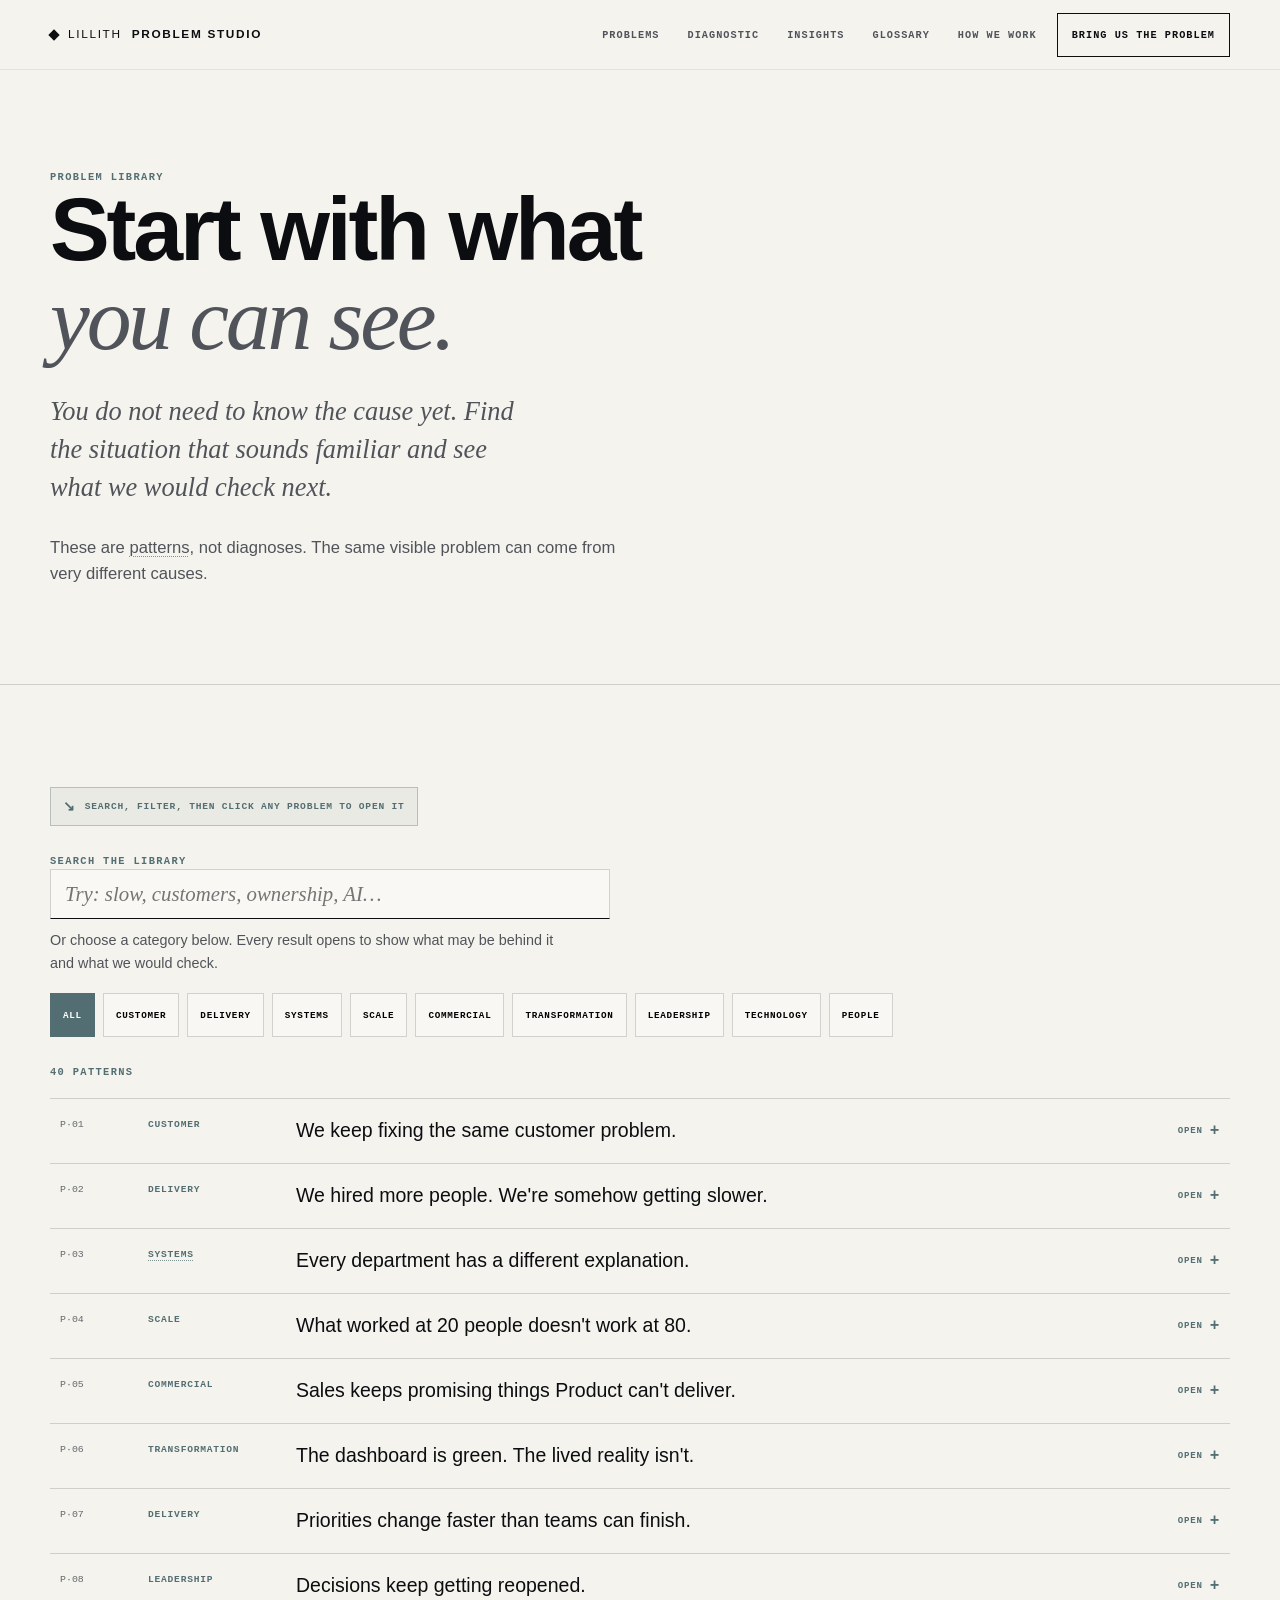
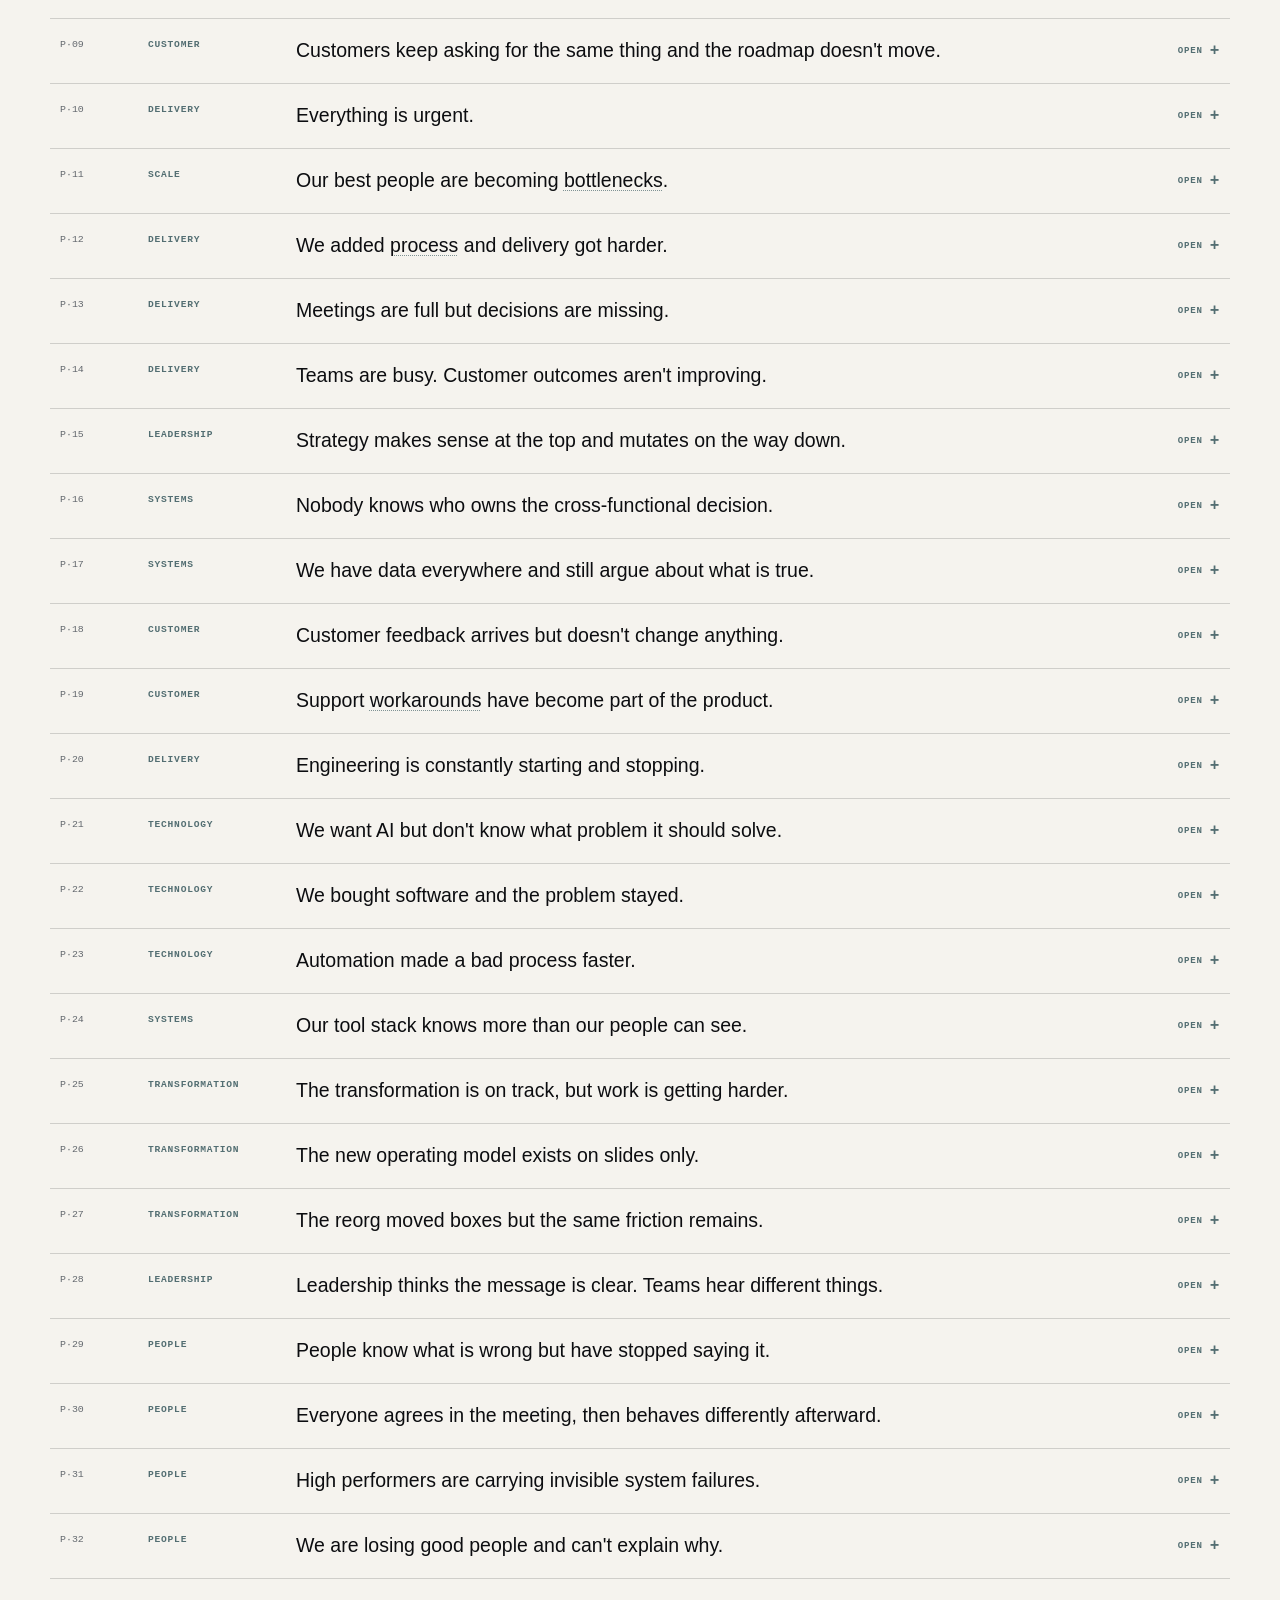
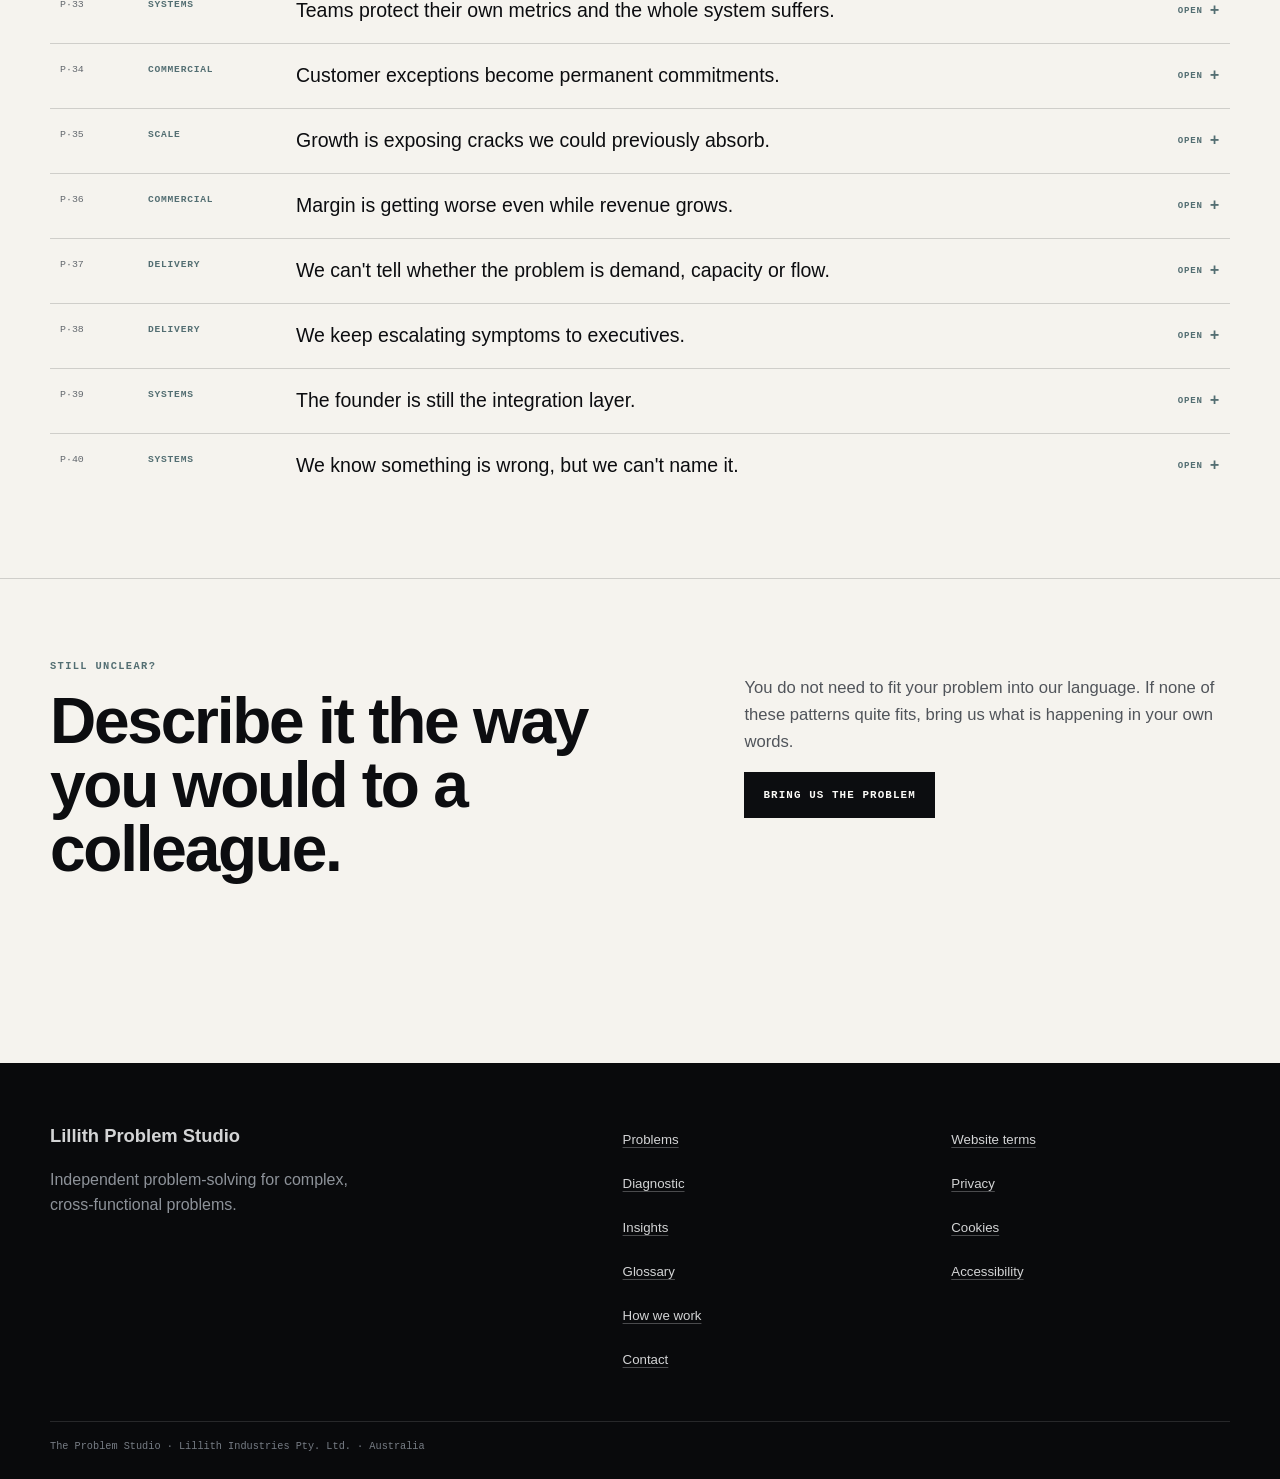
<file: problem-studio-preview/problems.html>
<!doctype html><html lang="en-AU"><head>
<title>40 Business Problem Patterns | Lillith Problem Studio</title>
<meta name="description" content="Explore 40 recognisable business problem patterns across customers, delivery, decisions, scale, technology and hidden dependencies.">
<meta name="robots" content="noindex,nofollow">
<meta property="og:locale" content="en_AU">
<meta property="og:type" content="website">
<meta property="og:site_name" content="Lillith Problem Studio">
<meta property="og:title" content="40 Business Problem Patterns | Lillith Problem Studio">
<meta property="og:description" content="Explore 40 recognisable business problem patterns across customers, delivery, decisions, scale, technology and hidden dependencies.">
<meta name="twitter:card" content="summary">
<meta name="twitter:title" content="40 Business Problem Patterns | Lillith Problem Studio">
<meta name="twitter:description" content="Explore 40 recognisable business problem patterns across customers, delivery, decisions, scale, technology and hidden dependencies.">
<meta charset="utf-8"><meta name="theme-color" content="#f5f3ee"><meta name="color-scheme" content="light"><meta name="viewport" content="width=device-width,initial-scale=1"><link rel="icon" href="favicon.svg" type="image/svg+xml"><link rel="stylesheet" href="page.css"></head><body><a class="skip-link" href="#main">Skip to content</a>
<header class="topbar">
  <a class="wordmark" href="index.html"><span></span>Lillith <b>Problem Studio</b></a>
  <nav>
    <a href="problems.html">Problems</a>
    <a href="diagnostic.html">Diagnostic</a>
    <a href="insights.html">Insights</a>
    <a href="glossary.html">Glossary</a>
    <a href="how-we-work.html">How we work</a>
    <a class="navcta" href="contact.html">Bring us the problem</a>
  </nav>
</header>
<main id="main">
<section class="hero"><div class="wrap"><div class="micro">Problem Library</div><h1 class="display">Start with what<br><em>you can see.</em></h1><p class="lead">You do not need to know the cause yet. Find the situation that sounds familiar and see what we would check next.</p><p class="intro">These are patterns, not diagnoses. The same visible problem can come from very different causes.</p></div></section>
<section class="section"><div class="wrap">
<div class="interaction-guide"><span class="mouse-copy">Search, filter, then click any problem to open it</span><span class="touch-copy">Search, filter, then tap any problem to open it</span></div>
<label for="search" class="micro" style="display:block;margin-top:28px">Search the library</label>
<input class="search" id="search" type="search" placeholder="Try: slow, customers, ownership, AI…" aria-describedby="library-help">
<p class="intro" id="library-help" style="font-size:.9rem;margin:10px 0 0">Or choose a category below. Every result opens to show what may be behind it and what we would check.</p>
<div class="filters" id="filters" aria-label="Filter problem library"></div><div class="micro" id="count">40 patterns</div><div id="list" style="margin-top:18px"></div></div></section>
<section class="section"><div class="wrap split"><div><div class="micro">Still unclear?</div><h2>Describe it the way you would to a colleague.</h2></div><div><p class="intro">You do not need to fit your problem into our language. If none of these patterns quite fits, bring us what is happening in your own words.</p><a class="btn primary" href="contact.html">Bring us the problem</a></div></div></section>
</main>
<footer class="footer">
  <div class="wrap footgrid">
    <div><strong>Lillith Problem Studio</strong><p>Independent problem-solving for complex, cross-functional problems.</p></div>
    <div><a href="problems.html">Problems</a><a href="diagnostic.html">Diagnostic</a><a href="insights.html">Insights</a><a href="glossary.html">Glossary</a><a href="how-we-work.html">How we work</a><a href="contact.html">Contact</a></div>
    <div><a href="terms.html">Website terms</a><a href="privacy.html">Privacy</a><a href="cookies.html">Cookies</a><a href="accessibility.html">Accessibility</a></div>
  </div>
  <div class="wrap legal">Lillith Problem Studio · Australia · Trading structure and legal entity details to be verified before production launch.</div>
</footer>
<script>
const data=[{"n":1,"c":"Customer","t":"We keep fixing the same customer problem.","looks":"The same complaint, defect or service failure returns after multiple fixes.","may":"The visible failure may be downstream of lost information, unclear ownership, incentives or a broken handoff.","why":"Each team can legitimately fix its own part while the cross-functional cause remains intact.","inv":"Trace several real cases end to end; compare recurrence points, ownership, decisions and feedback loops."},{"n":2,"c":"Delivery","t":"We hired more people. We're somehow getting slower.","looks":"Headcount rises while cycle time, predictability or throughput gets worse.","may":"Coordination load, rework, interruptions and dependency growth may be consuming the added capacity.","why":"Local utilisation can look healthy while system-wide flow deteriorates.","inv":"Measure queues, wait states, handoffs, restart work, decision latency and usable versus nominal capacity."},{"n":3,"c":"Systems","t":"Every department has a different explanation.","looks":"Sales, Product, Engineering and Operations each tell a coherent but incompatible story.","may":"Each function may hold a true fragment of a larger causal chain.","why":"Internal reporting is usually organised by function, while the problem crosses functions.","inv":"Build a shared event timeline, map evidence by function and test which explanation survives whole-system tracing."},{"n":4,"c":"Scale","t":"What worked at 20 people doesn't work at 80.","looks":"Informal coordination, founder knowledge and quick decisions stop scaling.","may":"The company may have outgrown invisible operating mechanisms without replacing them deliberately.","why":"The old system succeeded for long enough to become culturally invisible.","inv":"Identify shadow coordination, founder dependencies, undocumented rules, overloaded interfaces and missing decision structures."},{"n":5,"c":"Commercial","t":"Sales keeps promising things Product can't deliver.","looks":"Commercial commitments repeatedly collide with roadmap, capacity or technical constraints.","may":"Incentives, exception rules and decision rights may be generating demand the product system cannot absorb.","why":"Both teams can be rational inside different success metrics.","inv":"Trace commitments from opportunity to delivery; map incentives, exception authority, commercial value and downstream cost."},{"n":6,"c":"Transformation","t":"The dashboard is green. The lived reality isn't.","looks":"Programme status reports show progress while teams report friction, confusion or regression.","may":"Measures may be tracking activity and milestones rather than system behaviour or user outcomes.","why":"Formal reporting often rewards completion evidence, while informal workarounds remain unseen.","inv":"Compare programme metrics with workflow evidence, customer outcomes, employee experience and actual adoption."},{"n":7,"c":"Delivery","t":"Priorities change faster than teams can finish.","looks":"Work is repeatedly interrupted, reshuffled or abandoned before value is realised.","may":"Demand governance may be weak, with too many legitimate routes into the queue.","why":"Every incoming request can look urgent when nobody owns the whole portfolio trade-off.","inv":"Map priority changes, entry points, override rights, sunk work and the cost of restart."},{"n":8,"c":"Leadership","t":"Decisions keep getting reopened.","looks":"Meetings appear to conclude, then the same decision returns days or weeks later.","may":"Decision ownership, evidence thresholds or stakeholder consent may be unclear.","why":"A meeting can create social agreement without creating operational closure.","inv":"Trace reopened decisions; identify who believed a decision was final, what changed and what authority was missing."},{"n":9,"c":"Customer","t":"Customers keep asking for the same thing and the roadmap doesn't move.","looks":"Repeated requests accumulate while product priorities remain largely unchanged.","may":"Customer evidence may be entering the organisation without reaching the decision mechanism that controls investment.","why":"Feedback systems often collect volume but lose context, consequence or commercial significance.","inv":"Follow customer signals from source to triage to prioritisation; test where meaning or urgency disappears."},{"n":10,"c":"Delivery","t":"Everything is urgent.","looks":"Teams operate in permanent escalation mode and planned work is continuously displaced.","may":"Urgency may be substituting for prioritisation because trade-off rules are absent or politically unsafe.","why":"When every stakeholder can escalate, the loudest signal can outrank the most important work.","inv":"Analyse escalation sources, override paths, request ageing, interruption cost and who can say no."},{"n":11,"c":"Scale","t":"Our best people are becoming bottlenecks.","looks":"A few trusted people review, approve, translate or rescue almost everything important.","may":"Expertise may have become a hidden dependency rather than an organisational capability.","why":"High performers compensate so effectively that the underlying system weakness stays invisible.","inv":"Map decision and knowledge concentration, rescue work, approval queues and work that stops when key people are absent."},{"n":12,"c":"Delivery","t":"We added process and delivery got harder.","looks":"New governance, templates or ceremonies increase effort without improving outcomes.","may":"Controls may have been layered onto symptoms rather than designed around the actual failure mode.","why":"Process additions are visible interventions; removing structural friction is usually harder to see.","inv":"Compare intended control with actual behaviour, duplicate work, queue creation, exception frequency and decision value."},{"n":13,"c":"Delivery","t":"Meetings are full but decisions are missing.","looks":"Calendar load grows while unresolved questions and follow-up meetings multiply.","may":"Meetings may be carrying coordination that the operating model has failed to encode elsewhere.","why":"Attendance can create the appearance of alignment without clear ownership or closure.","inv":"Sample recurring meetings; record decisions, owners, unresolved dependencies, repeats and information that could move asynchronously."},{"n":14,"c":"Delivery","t":"Teams are busy. Customer outcomes aren't improving.","looks":"Activity, tickets and output remain high while meaningful customer results stay flat.","may":"The system may be optimising utilisation or throughput instead of impact.","why":"Internal production metrics are easier to measure than whether the customer's world changed.","inv":"Connect work items to customer outcomes, identify low-value flow and inspect incentives behind what gets counted."},{"n":15,"c":"Leadership","t":"Strategy makes sense at the top and mutates on the way down.","looks":"Leadership intent is clear in executive rooms but teams act on different interpretations.","may":"Translation layers, local incentives and unresolved trade-offs may be changing the meaning of strategy.","why":"Every layer adds context and constraints that the original message did not contain.","inv":"Compare the strategy as stated, retold and operationalised across levels; trace where meaning changes."},{"n":16,"c":"Systems","t":"Nobody knows who owns the cross-functional decision.","looks":"Issues bounce between teams or escalate upward because authority is ambiguous.","may":"Functional accountability may be clear while system-level decision rights are missing.","why":"Organisation charts describe reporting lines better than they describe shared decisions.","inv":"Map recurring decisions, required inputs, actual deciders, veto points and escalation paths."},{"n":17,"c":"Systems","t":"We have data everywhere and still argue about what is true.","looks":"Teams bring different dashboards, definitions or time windows to the same question.","may":"The conflict may be semantic, methodological or incentive-driven rather than a simple data-quality problem.","why":"A metric can be technically correct and still represent a different operational reality.","inv":"Audit definitions, sources, transformations, ownership, decision use and what each metric excludes."},{"n":18,"c":"Customer","t":"Customer feedback arrives but doesn't change anything.","looks":"Surveys, interviews and support data are collected, but decisions barely respond.","may":"The feedback loop may stop at reporting instead of reaching ownership, prioritisation and action.","why":"Listening systems are often separated from the mechanisms that allocate money and capacity.","inv":"Trace feedback into decisions; inspect synthesis, prioritisation, accountability and evidence of closed-loop learning."},{"n":19,"c":"Customer","t":"Support workarounds have become part of the product.","looks":"Customer-facing teams manually compensate for gaps the product or process never resolves.","may":"The organisation may be exporting system failure into invisible human labour.","why":"Workarounds protect customers and metrics, which can hide the true cost of the failure.","inv":"Catalogue recurring manual interventions, trigger conditions, volume, customer risk and why permanent fixes lose priority."},{"n":20,"c":"Delivery","t":"Engineering is constantly starting and stopping.","looks":"Work begins, pauses, changes direction, then restarts under a new priority.","may":"The constraint may sit upstream in demand governance, decision latency or commercial exceptions.","why":"Engineering absorbs the visible disruption, so the cause is easily mislabelled as engineering performance.","inv":"Trace work interruption, source of change, restart cost, blocked time and upstream decision events."},{"n":21,"c":"Technology","t":"We want AI but don't know what problem it should solve.","looks":"Leadership wants an AI initiative before a high-value use case is clear.","may":"Technology enthusiasm may be preceding problem definition, evidence and operating readiness.","why":"AI creates visible momentum, while discovering the right problem feels slower and less tangible.","inv":"Map costly decisions and workflows first; test where better prediction, synthesis, automation or assistance could change an outcome."},{"n":22,"c":"Technology","t":"We bought software and the problem stayed.","looks":"A new platform is implemented but the original friction, delay or inconsistency remains.","may":"The tool may have digitised an unresolved operating-model or behaviour problem.","why":"Software changes interfaces quickly; decision rights, incentives and habits change slowly.","inv":"Compare pre- and post-tool workflow, exception paths, duplicate systems, adoption behaviour and the original failure mechanism."},{"n":23,"c":"Technology","t":"Automation made a bad process faster.","looks":"Throughput increases but errors, rework or customer pain scale with it.","may":"Automation may have amplified a flawed rule, queue or decision.","why":"Efficiency improvements can conceal whether the underlying process should exist in its current form.","inv":"Inspect the automated decision logic, upstream inputs, exception handling, failure propagation and customer consequence."},{"n":24,"c":"Systems","t":"Our tool stack knows more than our people can see.","looks":"Important context is scattered across systems, channels and documents.","may":"The organisation may have an information architecture problem rather than a knowledge shortage.","why":"Each tool can work correctly while the cross-tool picture remains fragmented.","inv":"Trace information needed for key decisions; map source, accessibility, duplication, latency and loss between systems."},{"n":25,"c":"Transformation","t":"The transformation is on track, but work is getting harder.","looks":"Milestones complete while daily operations accumulate friction or shadow work.","may":"The programme may be optimising implementation progress rather than operating-system improvement.","why":"Delivery governance sees plan completion more clearly than downstream adaptation cost.","inv":"Measure new work, workarounds, adoption quality, customer impact and whether old processes actually disappeared."},{"n":26,"c":"Transformation","t":"The new operating model exists on slides only.","looks":"Roles, forums or decision rules were redesigned, yet teams continue using the old informal system.","may":"The design may not match real incentives, authority, workflow or capability.","why":"Formal structures can change faster than the conditions that make behaviour rational.","inv":"Compare documented and observed operating models; trace actual decisions, escalations, incentives and work movement."},{"n":27,"c":"Transformation","t":"The reorg moved boxes but the same friction remains.","looks":"Reporting lines change, but recurring delays, conflict and handoff failures persist.","may":"The failure may live in interfaces, incentives or decision architecture rather than team boundaries.","why":"Structural charts make boundaries visible, which can draw attention away from flow between them.","inv":"Compare pre- and post-reorg failure paths; inspect interfaces, shared decisions, measures and dependency load."},{"n":28,"c":"Leadership","t":"Leadership thinks the message is clear. Teams hear different things.","looks":"Leaders repeat a message consistently, yet execution varies sharply across teams.","may":"The message may require local interpretation where trade-offs, constraints or examples are missing.","why":"Clarity to the sender is different from operational clarity to the receiver.","inv":"Ask teams to explain the message in their own words; compare decisions it produced and ambiguities they had to resolve."},{"n":29,"c":"People","t":"People know what is wrong but have stopped saying it.","looks":"Problems surface privately, late, or only after failure becomes undeniable.","may":"Past escalation may have produced little change, social cost or reputational risk.","why":"Silence can be a rational adaptation to the system people have experienced.","inv":"Trace escalation history, response patterns, repeated unresolved issues and the conditions under which people still speak."},{"n":30,"c":"People","t":"Everyone agrees in the meeting, then behaves differently afterward.","looks":"Consensus appears in the room but implementation fragments once people return to their teams.","may":"Agreement may be social rather than operational, with unresolved incentives or local constraints.","why":"People can support an idea while still being unable or unwilling to execute it under current conditions.","inv":"Compare stated agreement with subsequent choices; identify conflicting goals, risks, authority and unspoken objections."},{"n":31,"c":"People","t":"High performers are carrying invisible system failures.","looks":"Certain people constantly chase, translate, remind, repair or rescue work around them.","may":"Individual effort may be compensating for missing structure, information or ownership.","why":"Because the work gets completed, the organisation sees a strong employee instead of a weak system.","inv":"Map invisible coordination and rescue work; estimate dependency, burnout risk and what fails when the person steps away."},{"n":32,"c":"People","t":"We are losing good people and can't explain why.","looks":"Capable employees leave despite acceptable pay, role scope or headline engagement scores.","may":"Persistent friction, low agency, unresolved conflict or invisible overload may be accumulating beneath survey averages.","why":"Exit reasons are often simplified after the decision has already been made.","inv":"Examine work conditions, escalation history, role clarity, decision load, recognition, mobility and patterns across departures."},{"n":33,"c":"Systems","t":"Teams protect their own metrics and the whole system suffers.","looks":"Functions hit local targets while customer, margin or end-to-end flow worsens.","may":"Measures may reward behaviour that transfers cost or risk to another part of the system.","why":"Local accountability makes local optimisation rational even when it damages the whole.","inv":"Map metric incentives against end-to-end outcomes; trace where gains in one area create loss elsewhere."},{"n":34,"c":"Commercial","t":"Customer exceptions become permanent commitments.","looks":"One-off promises, custom terms or bespoke features accumulate into ongoing operating load.","may":"Exception governance may be weak or the true lifecycle cost may be invisible at the point of sale.","why":"The commercial value is immediate; the operational cost arrives later and elsewhere.","inv":"Trace exception volume, approval authority, lifetime cost, renewal dependence and which exceptions became precedent."},{"n":35,"c":"Scale","t":"Growth is exposing cracks we could previously absorb.","looks":"Revenue or customer volume rises and familiar work suddenly becomes brittle.","may":"The organisation may have relied on spare capacity, heroics or informal knowledge that growth has consumed.","why":"Slack can hide structural weakness until demand removes the buffer.","inv":"Identify failure thresholds, manual compensation, queue growth, dependency concentration and processes with no scaling mechanism."},{"n":36,"c":"Commercial","t":"Margin is getting worse even while revenue grows.","looks":"Top-line performance improves while delivery, service or operating cost rises faster.","may":"Complexity, exceptions, support burden or low-quality revenue may be consuming contribution margin.","why":"Revenue is visible at booking; downstream cost is distributed across teams and time.","inv":"Trace customer and product segments through cost-to-serve, exception load, rework, support and retained value."},{"n":37,"c":"Delivery","t":"We can't tell whether the problem is demand, capacity or flow.","looks":"Backlogs grow and teams debate whether to hire, cut scope or improve process.","may":"Several constraints may be interacting, with one hiding behind another.","why":"Aggregate workload data rarely shows where time is actually lost.","inv":"Separate incoming demand, effective capacity, queue time, blocked time, rework and throughput by stage."},{"n":38,"c":"Delivery","t":"We keep escalating symptoms to executives.","looks":"Senior leaders repeatedly arbitrate operational problems that should close lower in the system.","may":"Decision rights, trust or cross-functional mechanisms may be insufficient.","why":"Escalation solves today's blockage, which can prevent the system from learning to resolve it.","inv":"Analyse escalation types, repeat frequency, missing authority, information gaps and what happens after executive intervention."},{"n":39,"c":"Systems","t":"The founder is still the integration layer.","looks":"Important decisions, customer context and cross-functional alignment repeatedly route through one person.","may":"The company may have scaled functions without scaling the mechanisms that connect them.","why":"Founder context is fast and high quality, so dependence can feel efficient until volume exceeds it.","inv":"Map decisions and information that require founder involvement; identify what needs principles, ownership, cadence or shared context instead."},{"n":40,"c":"Systems","t":"We know something is wrong, but we can't name it.","looks":"Execution feels harder, trust is lower or customer friction is rising without one obvious cause.","may":"The organisation may be experiencing a system-level interaction rather than a single broken component.","why":"Complex problems often emerge from relationships between individually reasonable parts.","inv":"Start broad: map symptoms, contradictions, recent changes, human signals, customer evidence, seams and competing explanations."}];
const list=document.getElementById('list'),filters=document.getElementById('filters'),search=document.getElementById('search'),count=document.getElementById('count');
let active='All'; const cats=['All',...new Set(data.map(x=>x.c))];
const esc=s=>String(s).replace(/[&<>"']/g,c=>({'&':'&amp;','<':'&lt;','>':'&gt;','"':'&quot;',"'":'&#039;'}[c]));
cats.forEach(c=>{const b=document.createElement('button');b.className='filter';b.type='button';b.textContent=c;b.dataset.c=c;b.setAttribute('aria-pressed',c==='All');filters.appendChild(b)});
function render(){
 const q=search.value.trim().toLowerCase(); let n=0;
 list.innerHTML=data.filter(p=>(active==='All'||p.c===active)&&(!q||[p.t,p.c,p.looks,p.may,p.inv].join(' ').toLowerCase().includes(q))).map(p=>{n++;return '<details class="problem"><summary><span class="num">P·'+String(p.n).padStart(2,'0')+'</span><span class="cat">'+esc(p.c)+'</span><span class="title">'+esc(p.t)+'</span><span class="open-cue">Open</span></summary><div class="detail"><div><h4>What you may be seeing</h4><p>'+esc(p.looks)+'</p></div><div><h4>What could be behind it</h4><p>'+esc(p.may)+'</p></div><div><h4>What we would check</h4><p>'+esc(p.inv)+'</p></div></div></details>'}).join('');
 count.textContent=n+' '+(n===1?'pattern':'patterns');
}
filters.onclick=e=>{const b=e.target.closest('.filter');if(!b)return;active=b.dataset.c;[...filters.children].forEach(x=>x.setAttribute('aria-pressed',x===b));render()};search.oninput=render;render();
</script><script src="glossary.js"></script><script src="site-ui.js"></script><script src="privacy-consent.js"></script></body></html>
</file>
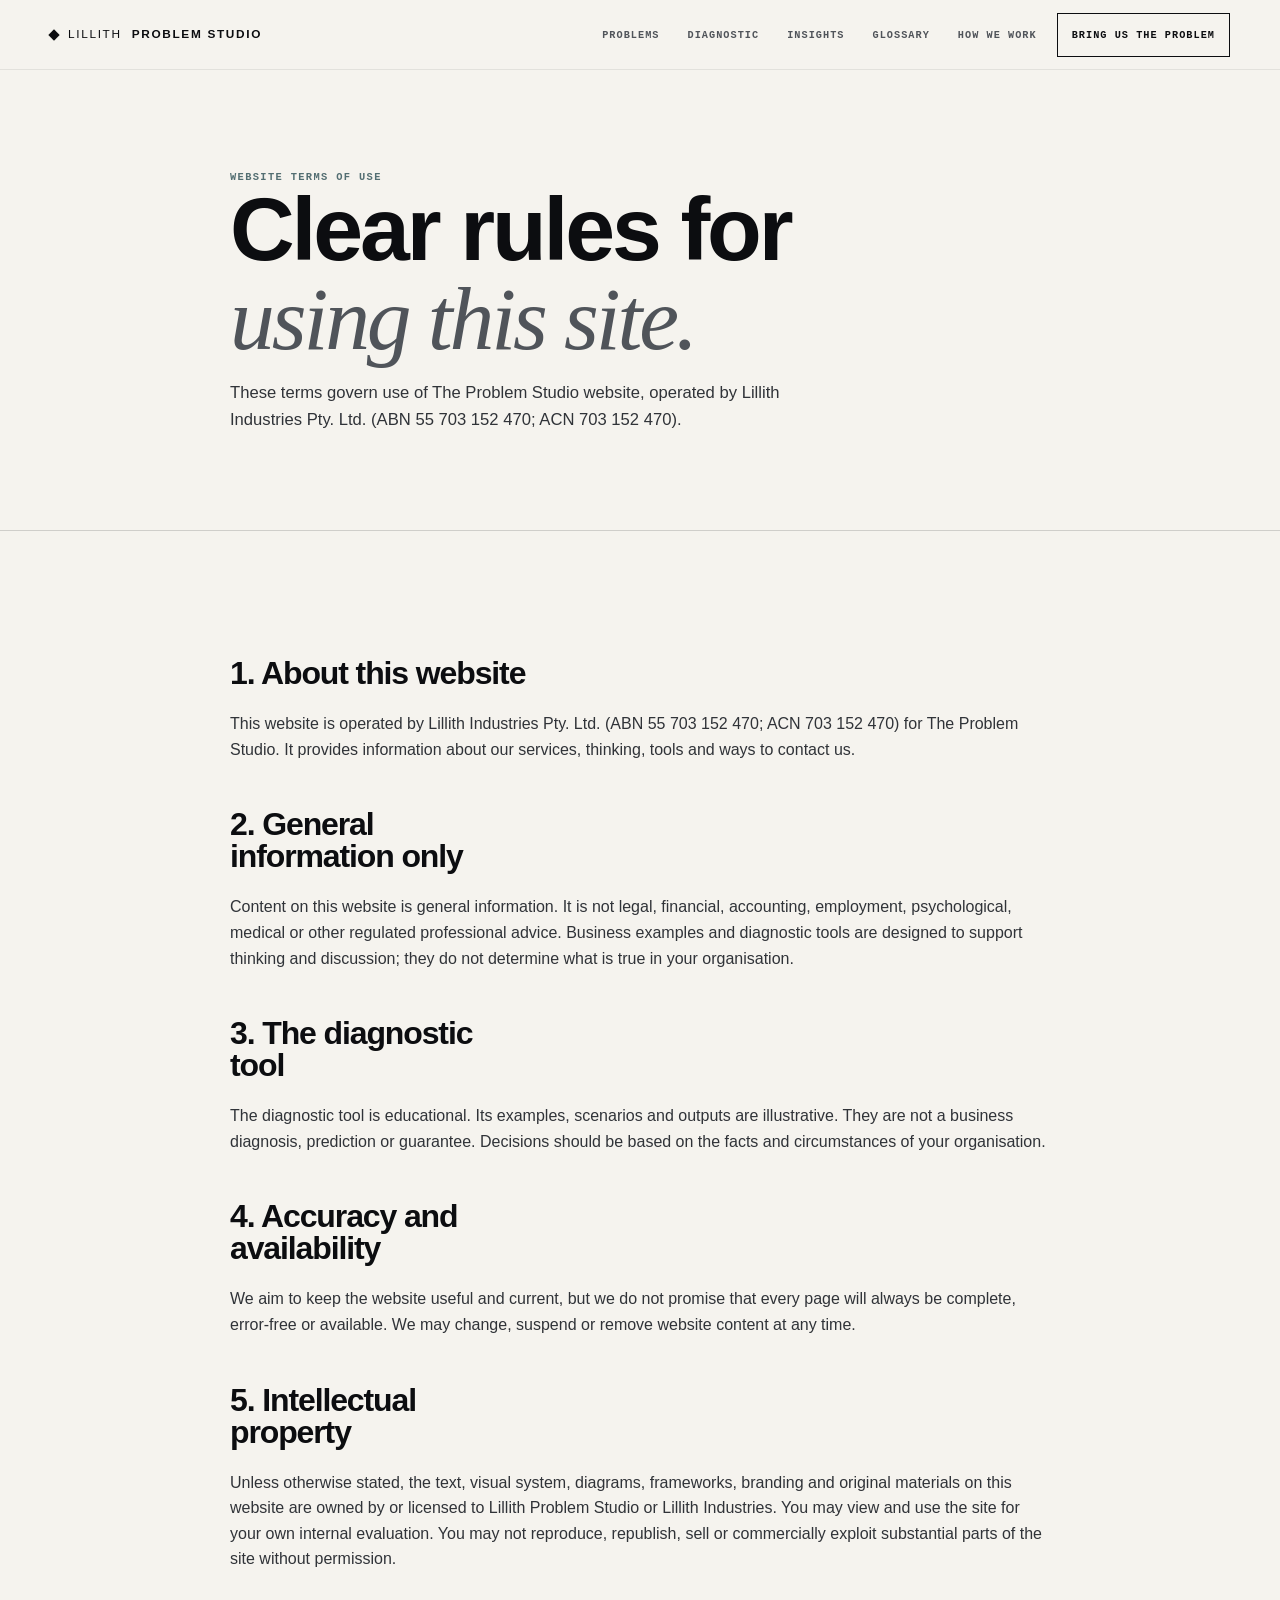
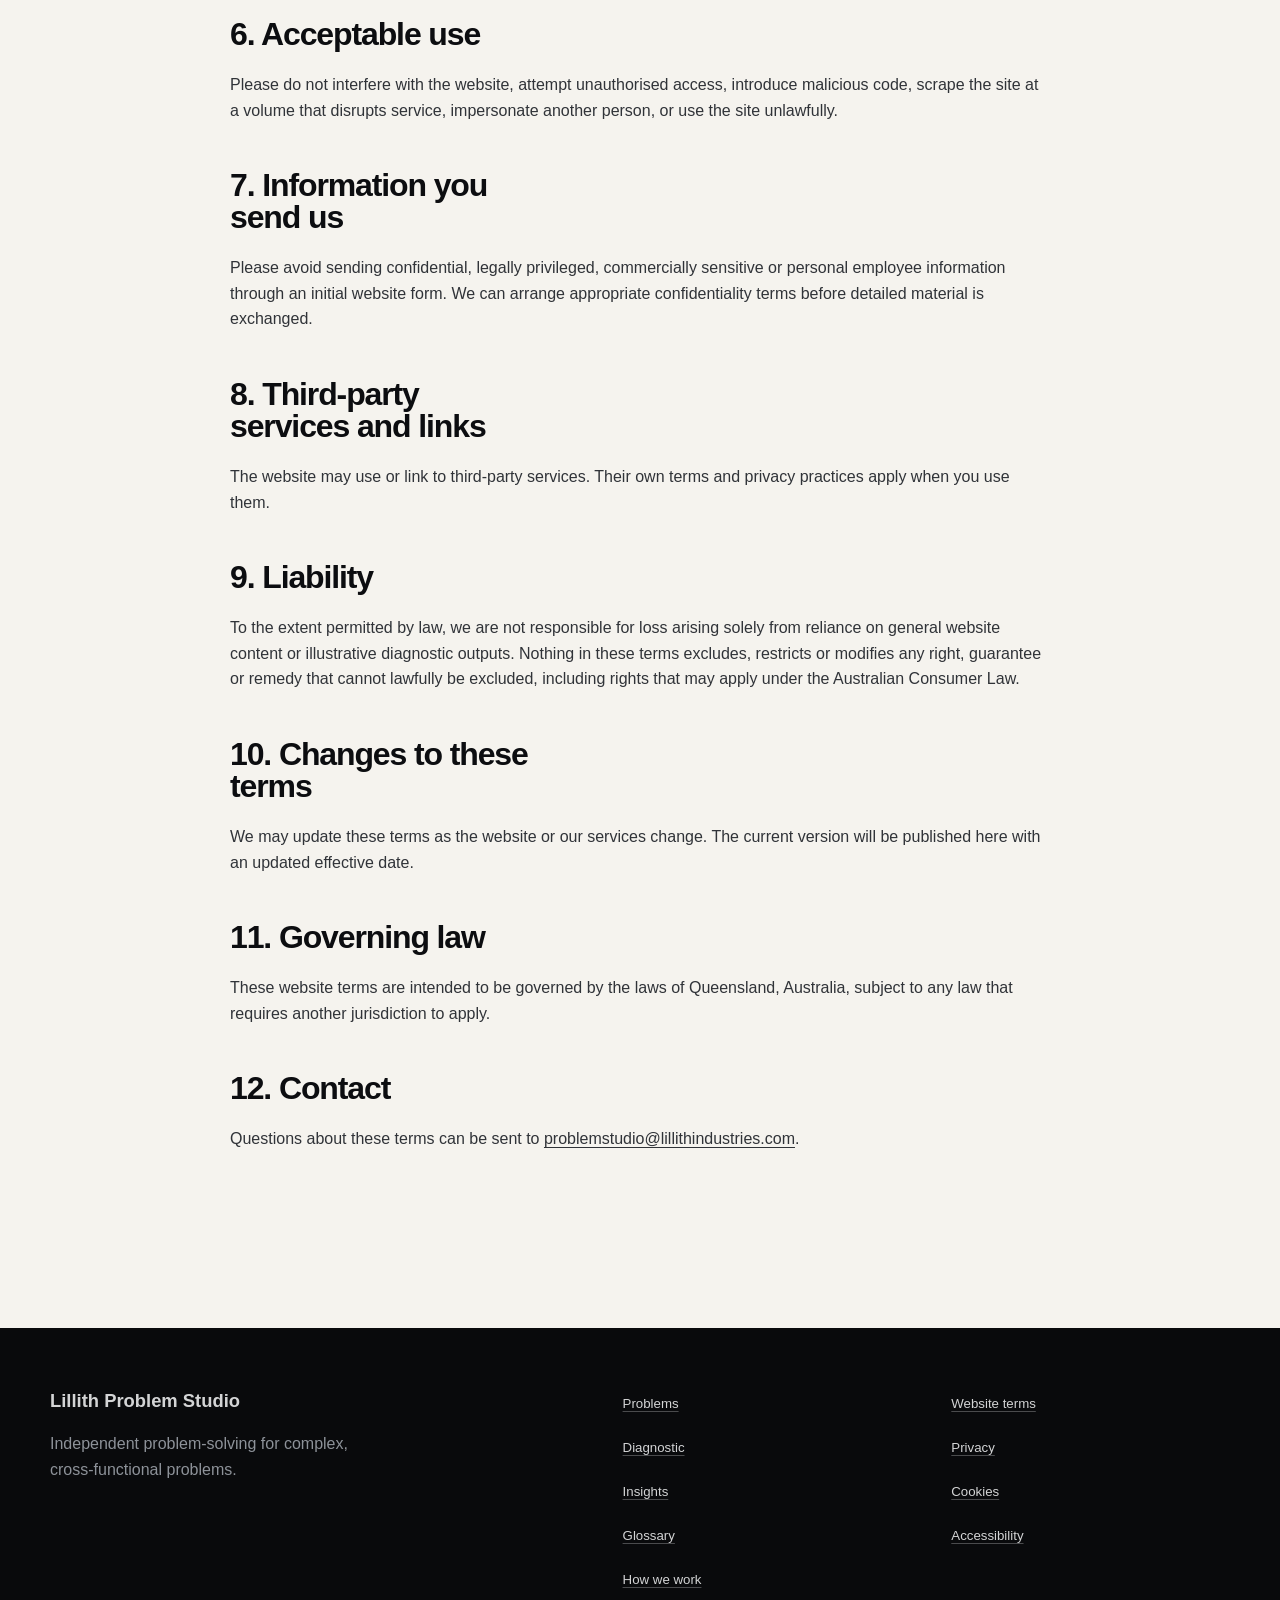
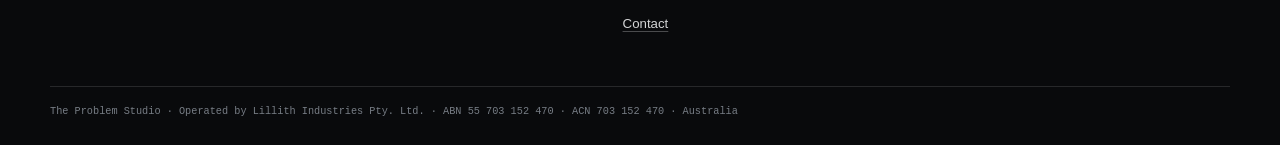
<file: problem-studio-preview/terms.html>
<!doctype html><html lang="en-AU"><head>
<title>Website Terms | Lillith Problem Studio</title>
<meta name="description" content="Website terms of use for Lillith Problem Studio.">
<meta name="robots" content="index,follow">
<meta property="og:locale" content="en_AU">
<meta property="og:type" content="website">
<meta property="og:site_name" content="Lillith Problem Studio">
<meta property="og:title" content="Website Terms | Lillith Problem Studio">
<meta property="og:description" content="Website terms of use for Lillith Problem Studio.">
<meta name="twitter:card" content="summary">
<meta name="twitter:title" content="Website Terms | Lillith Problem Studio">
<meta name="twitter:description" content="Website terms of use for Lillith Problem Studio.">
<meta charset="utf-8"><meta name="theme-color" content="#f5f3ee"><meta name="color-scheme" content="light"><meta name="viewport" content="width=device-width,initial-scale=1"><link rel="icon" href="favicon.svg" type="image/svg+xml"><link rel="stylesheet" href="page.css"></head><body><a class="skip-link" href="#main">Skip to content</a>
<header class="topbar">
  <a class="wordmark" href="index.html"><span></span>Lillith <b>Problem Studio</b></a>
  <nav>
    <a href="problems.html">Problems</a>
    <a href="diagnostic.html">Diagnostic</a>
    <a href="insights.html">Insights</a>
    <a href="glossary.html">Glossary</a>
    <a href="how-we-work.html">How we work</a>
    <a class="navcta" href="contact.html">Bring us the problem</a>
  </nav>
</header>
<main id="main"><section class="hero"><div class="wrap legal-copy"><div class="micro">Website terms of use</div><h1 class="display">Clear rules for<br><em>using this site.</em></h1><p class="intro">These terms govern use of The Problem Studio website, operated by Lillith Industries Pty. Ltd. (ABN 55 703 152 470; ACN 703 152 470).</p></div></section>
<section class="section"><div class="wrap legal-copy">
<h2>1. About this website</h2><p>This website is operated by Lillith Industries Pty. Ltd. (ABN 55 703 152 470; ACN 703 152 470) for The Problem Studio. It provides information about our services, thinking, tools and ways to contact us.</p>
<h2>2. General information only</h2><p>Content on this website is general information. It is not legal, financial, accounting, employment, psychological, medical or other regulated professional advice. Business examples and diagnostic tools are designed to support thinking and discussion; they do not determine what is true in your organisation.</p>
<h2>3. The diagnostic tool</h2><p>The diagnostic tool is educational. Its examples, scenarios and outputs are illustrative. They are not a business diagnosis, prediction or guarantee. Decisions should be based on the facts and circumstances of your organisation.</p>
<h2>4. Accuracy and availability</h2><p>We aim to keep the website useful and current, but we do not promise that every page will always be complete, error-free or available. We may change, suspend or remove website content at any time.</p>
<h2>5. Intellectual property</h2><p>Unless otherwise stated, the text, visual system, diagrams, frameworks, branding and original materials on this website are owned by or licensed to Lillith Problem Studio or Lillith Industries. You may view and use the site for your own internal evaluation. You may not reproduce, republish, sell or commercially exploit substantial parts of the site without permission.</p>
<h2>6. Acceptable use</h2><p>Please do not interfere with the website, attempt unauthorised access, introduce malicious code, scrape the site at a volume that disrupts service, impersonate another person, or use the site unlawfully.</p>
<h2>7. Information you send us</h2><p>Please avoid sending confidential, legally privileged, commercially sensitive or personal employee information through an initial website form. We can arrange appropriate confidentiality terms before detailed material is exchanged.</p>
<h2>8. Third-party services and links</h2><p>The website may use or link to third-party services. Their own terms and privacy practices apply when you use them.</p>
<h2>9. Liability</h2><p>To the extent permitted by law, we are not responsible for loss arising solely from reliance on general website content or illustrative diagnostic outputs. Nothing in these terms excludes, restricts or modifies any right, guarantee or remedy that cannot lawfully be excluded, including rights that may apply under the Australian Consumer Law.</p>
<h2>10. Changes to these terms</h2><p>We may update these terms as the website or our services change. The current version will be published here with an updated effective date.</p>
<h2>11. Governing law</h2><p>These website terms are intended to be governed by the laws of Queensland, Australia, subject to any law that requires another jurisdiction to apply.</p>
<h2>12. Contact</h2><p>Questions about these terms can be sent to <a href="mailto:problemstudio@lillithindustries.com">problemstudio@lillithindustries.com</a>.</p>
</div></section></main>
<footer class="footer">
  <div class="wrap footgrid">
    <div><strong>Lillith Problem Studio</strong><p>Independent problem-solving for complex, cross-functional problems.</p></div>
    <div><a href="problems.html">Problems</a><a href="diagnostic.html">Diagnostic</a><a href="insights.html">Insights</a><a href="glossary.html">Glossary</a><a href="how-we-work.html">How we work</a><a href="contact.html">Contact</a></div>
    <div><a href="terms.html">Website terms</a><a href="privacy.html">Privacy</a><a href="cookies.html">Cookies</a><a href="accessibility.html">Accessibility</a></div>
  </div>
  <div class="wrap legal">The Problem Studio · Operated by Lillith Industries Pty. Ltd. · ABN 55 703 152 470 · ACN 703 152 470 · Australia</div>
</footer><script src="site-ui.js"></script><script src="privacy-consent.js"></script></body></html>
</file>
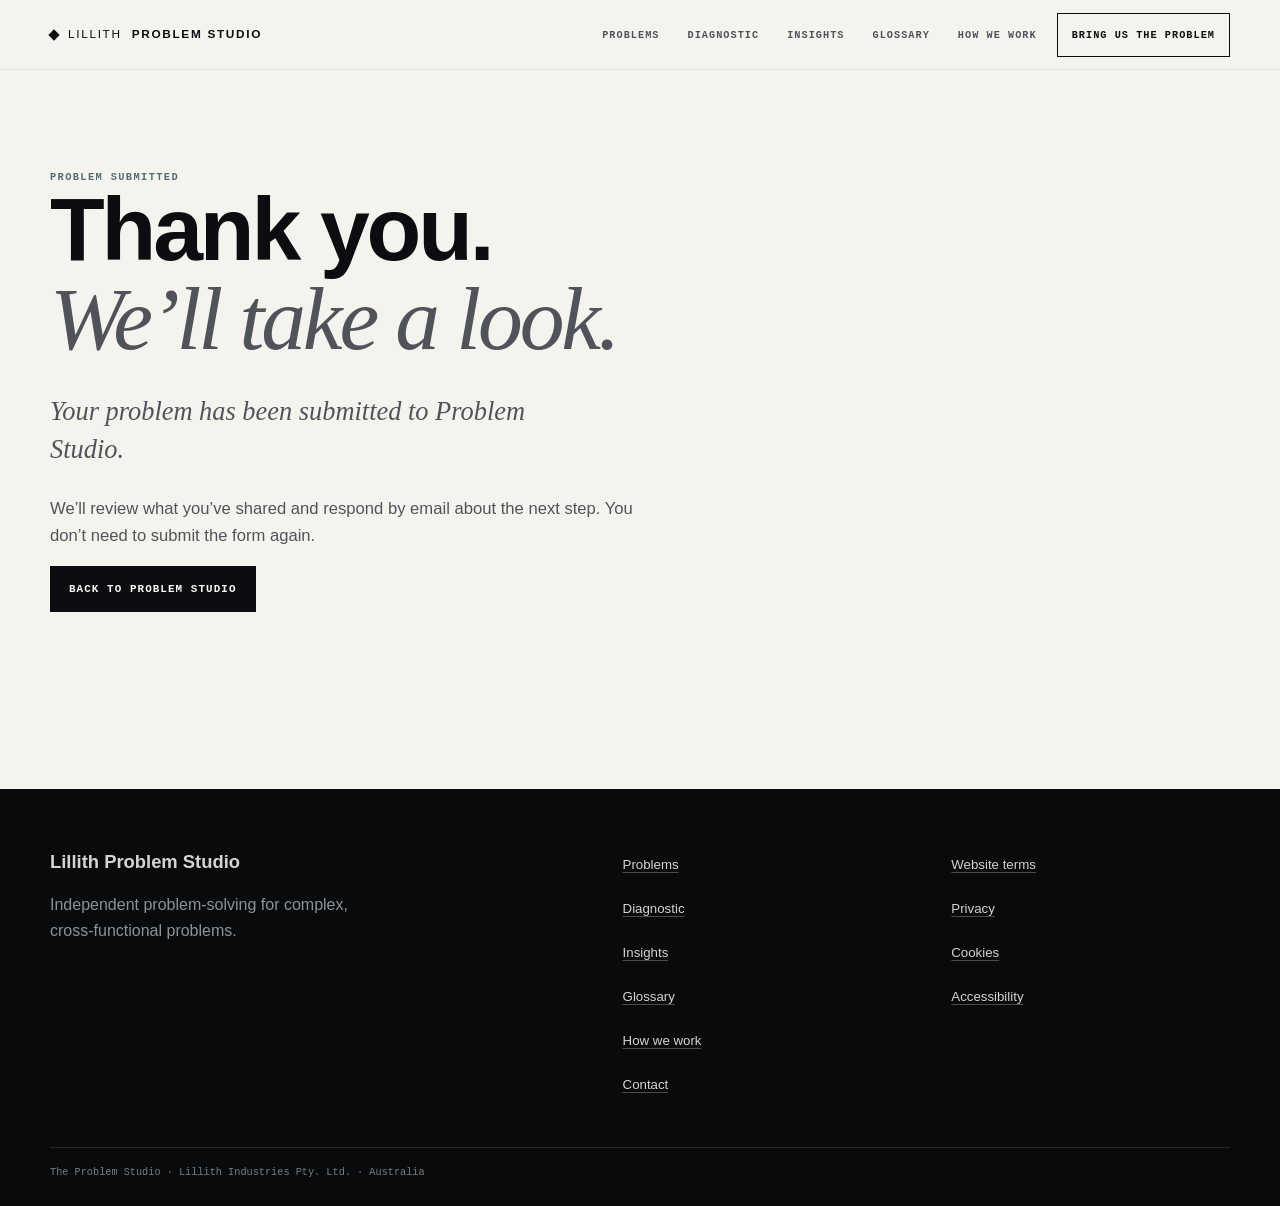
<file: problem-studio-preview/thank-you.html>
<!doctype html><html lang="en-AU"><head>
<title>Thank You | Lillith Problem Studio</title>
<meta name="robots" content="noindex,nofollow">
<meta charset="utf-8"><meta name="theme-color" content="#f5f3ee"><meta name="color-scheme" content="light"><meta name="viewport" content="width=device-width,initial-scale=1"><link rel="icon" href="favicon.svg" type="image/svg+xml"><link rel="stylesheet" href="page.css"></head><body><a class="skip-link" href="#main">Skip to content</a>
<header class="topbar">
  <a class="wordmark" href="index.html"><span></span>Lillith <b>Problem Studio</b></a>
  <nav>
    <a href="problems.html">Problems</a>
    <a href="diagnostic.html">Diagnostic</a>
    <a href="insights.html">Insights</a>
    <a href="glossary.html">Glossary</a>
    <a href="how-we-work.html">How we work</a>
    <a class="navcta" href="contact.html">Bring us the problem</a>
  </nav>
</header>
<main id="main">
<section class="hero"><div class="wrap">
<div class="micro">Problem submitted</div>
<h1 class="display">Thank you.<br><em>We’ll take a look.</em></h1>
<p class="lead">Your problem has been submitted to Problem Studio.</p>
<p class="intro">We’ll review what you’ve shared and respond by email about the next step. You don’t need to submit the form again.</p>
<p class="intro"><a class="btn primary" href="index.html">Back to Problem Studio</a></p>
</div></section>
</main>
<footer class="footer">
  <div class="wrap footgrid">
    <div><strong>Lillith Problem Studio</strong><p>Independent problem-solving for complex, cross-functional problems.</p></div>
    <div><a href="problems.html">Problems</a><a href="diagnostic.html">Diagnostic</a><a href="insights.html">Insights</a><a href="glossary.html">Glossary</a><a href="how-we-work.html">How we work</a><a href="contact.html">Contact</a></div>
    <div><a href="terms.html">Website terms</a><a href="privacy.html">Privacy</a><a href="cookies.html">Cookies</a><a href="accessibility.html">Accessibility</a></div>
  </div>
  <div class="wrap legal">Lillith Problem Studio · Australia · Trading structure and legal entity details to be verified before production launch.</div>
</footer>
<script src="glossary.js"></script><script src="site-ui.js"></script><script src="privacy-consent.js"></script></body></html>
</file>
<file: problem-studio-preview/page.css>
:root{
 --bg:#f5f3ee;--paper:#fbfaf7;--fog:#e5e5e1;--silver:#b7babd;--graph:#50545a;--ink:#0c0d10;
 --accent:#536e72;--violet:#74677f;--line:rgba(12,13,16,.16);
 --serif:"Iowan Old Style","Palatino Linotype",Palatino,Georgia,serif;
 --sans:"Helvetica Neue",Helvetica,Arial,sans-serif;
 --mono:ui-monospace,"SFMono-Regular",Menlo,Consolas,monospace;
 --w:min(1180px,calc(100vw - 44px));
}
*{box-sizing:border-box}html{scroll-behavior:smooth}body{margin:0;background:var(--bg);color:var(--ink);font:16px/1.6 var(--sans);-webkit-font-smoothing:antialiased}
a{color:inherit;text-underline-offset:3px;overflow-wrap:anywhere}.skip-link{position:fixed;left:14px;top:12px;z-index:1000;transform:translateY(-180%);background:var(--ink);color:var(--paper);padding:10px 14px;text-decoration:none;font:600 .68rem var(--mono);letter-spacing:.08em;text-transform:uppercase}.skip-link:focus{transform:none}button,input,textarea,select{font:inherit}button,a,summary,label[for]{-webkit-tap-highlight-color:transparent}
:focus-visible{outline:2px solid var(--accent);outline-offset:3px}
.wrap{width:var(--w);margin:auto}.topbar{height:70px;display:flex;align-items:center;justify-content:space-between;padding:0 max(22px,calc((100vw - 1180px)/2));position:sticky;top:0;z-index:20;background:rgba(245,243,238,.9);backdrop-filter:blur(16px);border-bottom:1px solid rgba(12,13,16,.08)}
.wordmark{text-decoration:none;text-transform:uppercase;letter-spacing:.14em;font-size:.74rem;display:flex;align-items:center;gap:10px}.wordmark span{width:8px;height:8px;transform:rotate(45deg);background:var(--ink)}.wordmark b{font-weight:700}
.topbar nav{display:flex;gap:12px;align-items:center}.topbar nav a{min-height:44px;display:inline-flex;align-items:center;padding:0 8px;text-decoration:none;text-transform:uppercase;letter-spacing:.1em;font:600 .64rem var(--mono);color:var(--graph);transition:background .18s,color .18s,border-color .18s}.topbar nav a:hover{background:rgba(83,110,114,.08);color:var(--ink)}.topbar nav .navcta{border:1px solid var(--ink);padding:0 14px;color:var(--ink)}.topbar nav .navcta:hover{background:var(--ink);color:var(--paper)}
main{min-height:65vh}.hero{padding:100px 0 80px}.micro{font:600 .65rem/1.4 var(--mono);letter-spacing:.13em;text-transform:uppercase;color:var(--accent)}
h1,h2,h3{margin:0;letter-spacing:-.035em;line-height:1}.display{font-size:clamp(3.4rem,7vw,7.1rem);max-width:13ch}.display em,h2 em{font-family:var(--serif);font-weight:400;color:var(--graph)}
.lead{font:italic clamp(1.25rem,2.2vw,1.65rem)/1.45 var(--serif);max-width:36ch;color:var(--graph);margin:28px 0}.intro{max-width:64ch;color:var(--graph);font-size:1.04rem}
.actions{display:flex;gap:14px;flex-wrap:wrap;margin-top:34px}.btn{min-height:46px;display:inline-flex;align-items:center;justify-content:center;text-decoration:none;border:1px solid var(--ink);padding:12px 18px;text-transform:uppercase;letter-spacing:.1em;font:600 .68rem var(--mono);cursor:pointer;transition:background .18s,color .18s,transform .18s}.btn:hover{transform:translateY(-1px);background:var(--fog)}.btn:active{transform:translateY(0)}.btn.primary{background:var(--ink);color:var(--paper)}.btn.primary:hover{background:var(--accent);border-color:var(--accent)}
.section{padding:80px 0;border-top:1px solid var(--line)}.section h2{font-size:clamp(2.4rem,5vw,5rem);max-width:17ch;margin:16px 0 22px}.split{display:grid;grid-template-columns:1fr .82fr;gap:8vw;align-items:start}
.cardgrid{display:grid;grid-template-columns:repeat(3,1fr);gap:12px;margin-top:44px}.card{border:1px solid var(--line);background:rgba(255,255,255,.42);padding:24px;min-height:220px}.card .micro{margin-bottom:22px}.card h3{font-size:1.7rem;line-height:1.05;margin-bottom:16px}.card p{color:var(--graph);margin:0}.card a{min-height:44px;display:inline-flex;align-items:center;margin-top:20px;font:600 .62rem var(--mono);letter-spacing:.09em;text-transform:uppercase;text-decoration:none;border-bottom:1px solid var(--line);padding:6px 0}.card a:hover{border-bottom-color:var(--accent);color:var(--accent)}
.list{border-top:1px solid var(--line);margin-top:40px}.row{display:grid;grid-template-columns:120px 1fr auto;gap:22px;padding:18px 0;border-bottom:1px solid var(--line);align-items:start}.row .kind{font:600 .6rem var(--mono);letter-spacing:.1em;text-transform:uppercase;color:var(--accent)}.row h3{font-size:1.35rem}.row p{margin:5px 0 0;color:var(--graph)}
.note{border-left:2px solid var(--accent);padding-left:15px;color:var(--graph);max-width:68ch}
.callout{padding:34px;border:1px solid var(--line);background:linear-gradient(135deg,rgba(255,255,255,.55),rgba(229,229,225,.35));margin-top:36px}
.article{max-width:760px;margin:0 auto;padding:80px 0;border-top:1px solid var(--line)}.article:first-child{border-top:0}.article h2{font-size:clamp(2.3rem,5vw,4.8rem);max-width:16ch}.article h3{font-size:1.35rem;margin:32px 0 8px}.article p{color:#292c31}.article .standfirst{font:italic 1.4rem/1.5 var(--serif);color:var(--graph)}
.form{max-width:760px;display:grid;grid-template-columns:1fr 1fr;gap:22px;margin-top:40px}.form label{display:flex;flex-direction:column;gap:7px}.form .full{grid-column:1/-1}.form label span{font:600 .6rem var(--mono);letter-spacing:.1em;text-transform:uppercase;color:var(--accent)}.form input,.form textarea,.form select{min-height:46px;background:rgba(255,255,255,.46);border:1px solid transparent;border-bottom-color:var(--ink);padding:12px;color:var(--ink);font:inherit;transition:border-color .18s,background .18s}.form input:hover,.form textarea:hover,.form select:hover{background:rgba(255,255,255,.72)}.form input:focus,.form textarea:focus,.form select:focus{outline:2px solid var(--accent);outline-offset:2px;border-color:var(--accent)}.form textarea{resize:vertical}.legal-copy{max-width:820px}.legal-copy h2{font-size:2rem;margin-top:46px}.legal-copy h3{font-size:1.15rem;margin-top:30px}.legal-copy p,.legal-copy li{color:#303338}
.footer{background:#090a0c;color:#d3d4d5;padding:58px 0 28px;margin-top:80px}.footgrid{display:grid;grid-template-columns:1.5fr .8fr .8fr;gap:50px}.footgrid strong{font-size:1.15rem}.footgrid p{max-width:34ch;color:#8d9299}.footgrid>div:not(:first-child){display:flex;flex-direction:column;gap:8px}.footgrid a{display:inline-flex;align-items:center;min-height:36px;text-decoration:underline;text-decoration-color:rgba(211,212,213,.32);font-size:.83rem}.footgrid a:hover{text-decoration-color:currentColor}.legal{border-top:1px solid rgba(255,255,255,.12);margin-top:44px;padding-top:18px;font: .64rem var(--mono);color:#777d85}
.filters{display:flex;flex-wrap:wrap;gap:8px;margin:18px 0 28px}.filter{min-height:44px;border:1px solid var(--line);background:rgba(255,255,255,.28);padding:8px 12px;font:600 .58rem var(--mono);letter-spacing:.08em;text-transform:uppercase;cursor:pointer;transition:background .18s,border-color .18s,color .18s}.filter:hover{border-color:var(--accent);background:rgba(83,110,114,.07)}.filter[aria-pressed=true]{background:var(--accent);color:#fff;border-color:var(--accent)}
.search{width:100%;max-width:560px;min-height:48px;background:rgba(255,255,255,.36);border:1px solid var(--line);border-bottom-color:var(--ink);padding:12px 14px;font:italic 1.3rem var(--serif);outline:none}.search:focus{border-color:var(--accent);box-shadow:0 0 0 2px rgba(83,110,114,.12)}
.interaction-guide{display:inline-flex;align-items:center;gap:9px;margin:22px 0 0;padding:10px 12px;border:1px solid rgba(83,110,114,.35);background:rgba(83,110,114,.07);font:600 .6rem var(--mono);letter-spacing:.08em;text-transform:uppercase;color:var(--accent)}.interaction-guide::before{content:"↘";font-size:.9rem}.problem{border-top:1px solid var(--line)}.problem summary{list-style:none;display:grid;grid-template-columns:70px 130px 1fr auto;gap:18px;min-height:64px;padding:20px 10px;cursor:pointer;transition:background .18s,color .18s}.problem summary:hover{background:rgba(83,110,114,.06)}.problem[open] summary{background:rgba(83,110,114,.07)}.problem summary::-webkit-details-marker{display:none}.problem .num{font:.62rem var(--mono);color:#63686e}.problem .cat{font:600 .6rem var(--mono);letter-spacing:.08em;text-transform:uppercase;color:var(--accent)}.problem .title{font-size:1.22rem;line-height:1.2}.detail{display:grid;grid-template-columns:repeat(3,1fr);gap:0;padding:0 0 26px 218px}.detail>div{padding:18px 18px 6px 0}.detail>div+div{padding-left:18px;border-left:1px solid rgba(12,13,16,.08)}.detail h4{font:600 .58rem var(--mono);letter-spacing:.08em;text-transform:uppercase;color:var(--accent);margin:0 0 8px}.detail p{font-size:.88rem;color:var(--graph);margin:0}
@media(max-width:900px){.topbar>nav{display:none}.split,.cardgrid,.footgrid{grid-template-columns:1fr}.cardgrid{grid-template-columns:1fr 1fr}.detail{grid-template-columns:1fr;padding-left:88px}.detail>div+div{border-left:0}.problem summary{grid-template-columns:58px 110px 1fr auto}}
@media(max-width:620px){:root{--w:min(100% - 30px,1180px)}.hero{padding:70px 0 54px}.section{padding:60px 0}.cardgrid{grid-template-columns:1fr}.form{grid-template-columns:1fr}.form .full{grid-column:auto}.problem summary{grid-template-columns:45px 1fr 24px}.problem .cat{grid-column:2}.problem .title{grid-column:2;grid-row:2}.detail{padding-left:57px}.row{grid-template-columns:1fr}}

.problem .open-cue{display:inline-flex;align-items:center;gap:7px;font:600 .57rem var(--mono);letter-spacing:.08em;text-transform:uppercase;color:var(--accent);white-space:nowrap}
.problem .open-cue::after{content:"+";font-size:1rem;line-height:1;transition:transform .18s}
.problem[open] .open-cue::before{content:"Close"}
.problem[open] .open-cue{font-size:0}
.problem[open] .open-cue::before{font:600 .57rem var(--mono);letter-spacing:.08em;text-transform:uppercase}
.problem[open] .open-cue::after{transform:rotate(45deg);font-size:1rem}
@media (hover:hover) and (pointer:fine){
  .btn,.filter,.problem summary,.topbar nav a,.card a{cursor:pointer}
}
@media(prefers-reduced-motion:reduce){*{scroll-behavior:auto!important;transition:none!important;animation:none!important}}

/* Preview image placements */
.contact-hero-grid{display:grid;grid-template-columns:1.05fr .85fr;gap:7vw;align-items:end}
.contact-visual{min-height:300px;border:1px solid var(--line);position:relative;overflow:hidden;background:
linear-gradient(180deg,rgba(251,250,247,.08),rgba(251,250,247,.28)),
radial-gradient(55% 90% at 18% 12%,rgba(255,255,255,.88),transparent 70%),
linear-gradient(135deg,#d7d0c5 0%,#eee7dc 40%,#b8afa4 100%)}
.contact-visual::before{content:"";position:absolute;inset:0;background:
repeating-linear-gradient(90deg,transparent 0 58px,rgba(12,13,16,.035) 58px 59px),
repeating-linear-gradient(0deg,transparent 0 44px,rgba(12,13,16,.028) 44px 45px);mix-blend-mode:multiply}
.contact-visual::after{content:"DAYLIGHT STRATEGY IMAGE · PREVIEW POSITION";position:absolute;left:18px;bottom:16px;padding:8px 10px;background:rgba(251,250,247,.82);backdrop-filter:blur(8px);font:600 .56rem var(--mono);letter-spacing:.1em;text-transform:uppercase;color:var(--graph)}
@media(max-width:900px){.contact-hero-grid{grid-template-columns:1fr}.contact-visual{min-height:220px}}

/* Glossary */
.glossary-index{display:flex;flex-wrap:wrap;gap:8px;margin:22px 0 0}
.glossary-index a{width:36px;height:36px;display:grid;place-items:center;border:1px solid var(--line);text-decoration:none;font:600 .65rem var(--mono);color:var(--graph);background:rgba(255,255,255,.3)}
.glossary-index a:hover,.glossary-index a:focus-visible{border-color:var(--accent);color:var(--accent);background:rgba(83,110,114,.07)}
.glossary-grid{display:grid;grid-template-columns:repeat(2,minmax(0,1fr));gap:0 54px;margin-top:34px;border-top:1px solid var(--line)}
.glossary-entry{padding:28px 0;border-bottom:1px solid var(--line);scroll-margin-top:92px}
.glossary-entry h2{font-size:1.55rem;margin:0 0 9px;max-width:none;letter-spacing:-.02em}
.glossary-entry p{margin:0;color:var(--graph);max-width:58ch;line-height:1.65}
.glossary-entry:target{background:linear-gradient(90deg,rgba(83,110,114,.08),transparent);box-shadow:inset 3px 0 0 var(--accent);padding-left:16px}
.glossary-empty{padding:50px 0}
@media(max-width:760px){.glossary-grid{grid-template-columns:1fr}.glossary-index a{width:34px;height:34px}}

/* Device-appropriate interaction guidance */
.touch-copy{display:none}
@media (hover:none), (pointer:coarse){.mouse-copy{display:none}.touch-copy{display:inline}}

/* Accessible mobile navigation */
.site-menu-toggle{display:none;min-width:48px;min-height:44px;border:1px solid var(--ink);background:rgba(255,255,255,.55);color:var(--ink);padding:8px 10px;align-items:center;justify-content:center;gap:3px;cursor:pointer}
.site-menu-toggle>span{display:block;width:15px;height:1px;background:currentColor;transition:transform .18s,opacity .18s}
.site-menu-toggle b{font:600 .58rem var(--mono);letter-spacing:.08em;text-transform:uppercase;margin-left:5px}
.site-menu-toggle.is-open>span:nth-child(1){transform:translate(3px,4px) rotate(45deg)}
.site-menu-toggle.is-open>span:nth-child(2){opacity:0}
.site-menu-toggle.is-open>span:nth-child(3){transform:translate(-3px,-4px) rotate(-45deg)}
.site-mobile-menu[hidden]{display:none!important}
.site-mobile-menu{position:fixed;z-index:900;inset:70px 0 0;background:rgba(245,243,238,.985);backdrop-filter:blur(18px);padding:24px;overflow:auto}
.site-mobile-menu nav{max-width:680px;margin:0 auto;display:flex;flex-direction:column}
.site-mobile-menu a{min-height:56px;display:flex;align-items:center;justify-content:space-between;border-bottom:1px solid var(--line);text-decoration:none;font-size:1.15rem}
.site-mobile-menu a::after{content:"→";font-family:var(--mono);color:var(--accent)}
.site-mobile-menu a[aria-current="page"]{color:var(--accent);font-weight:700}
.menu-open{overflow:hidden}
@media(max-width:980px){.site-menu-toggle{display:inline-flex}.topbar>nav{display:none}}
@media(forced-colors:active){.site-menu-toggle,.filter,.btn,.problem summary{border:1px solid ButtonText}.glossary-term{text-decoration-style:solid}}

img{max-width:100%;height:auto}
</file>
